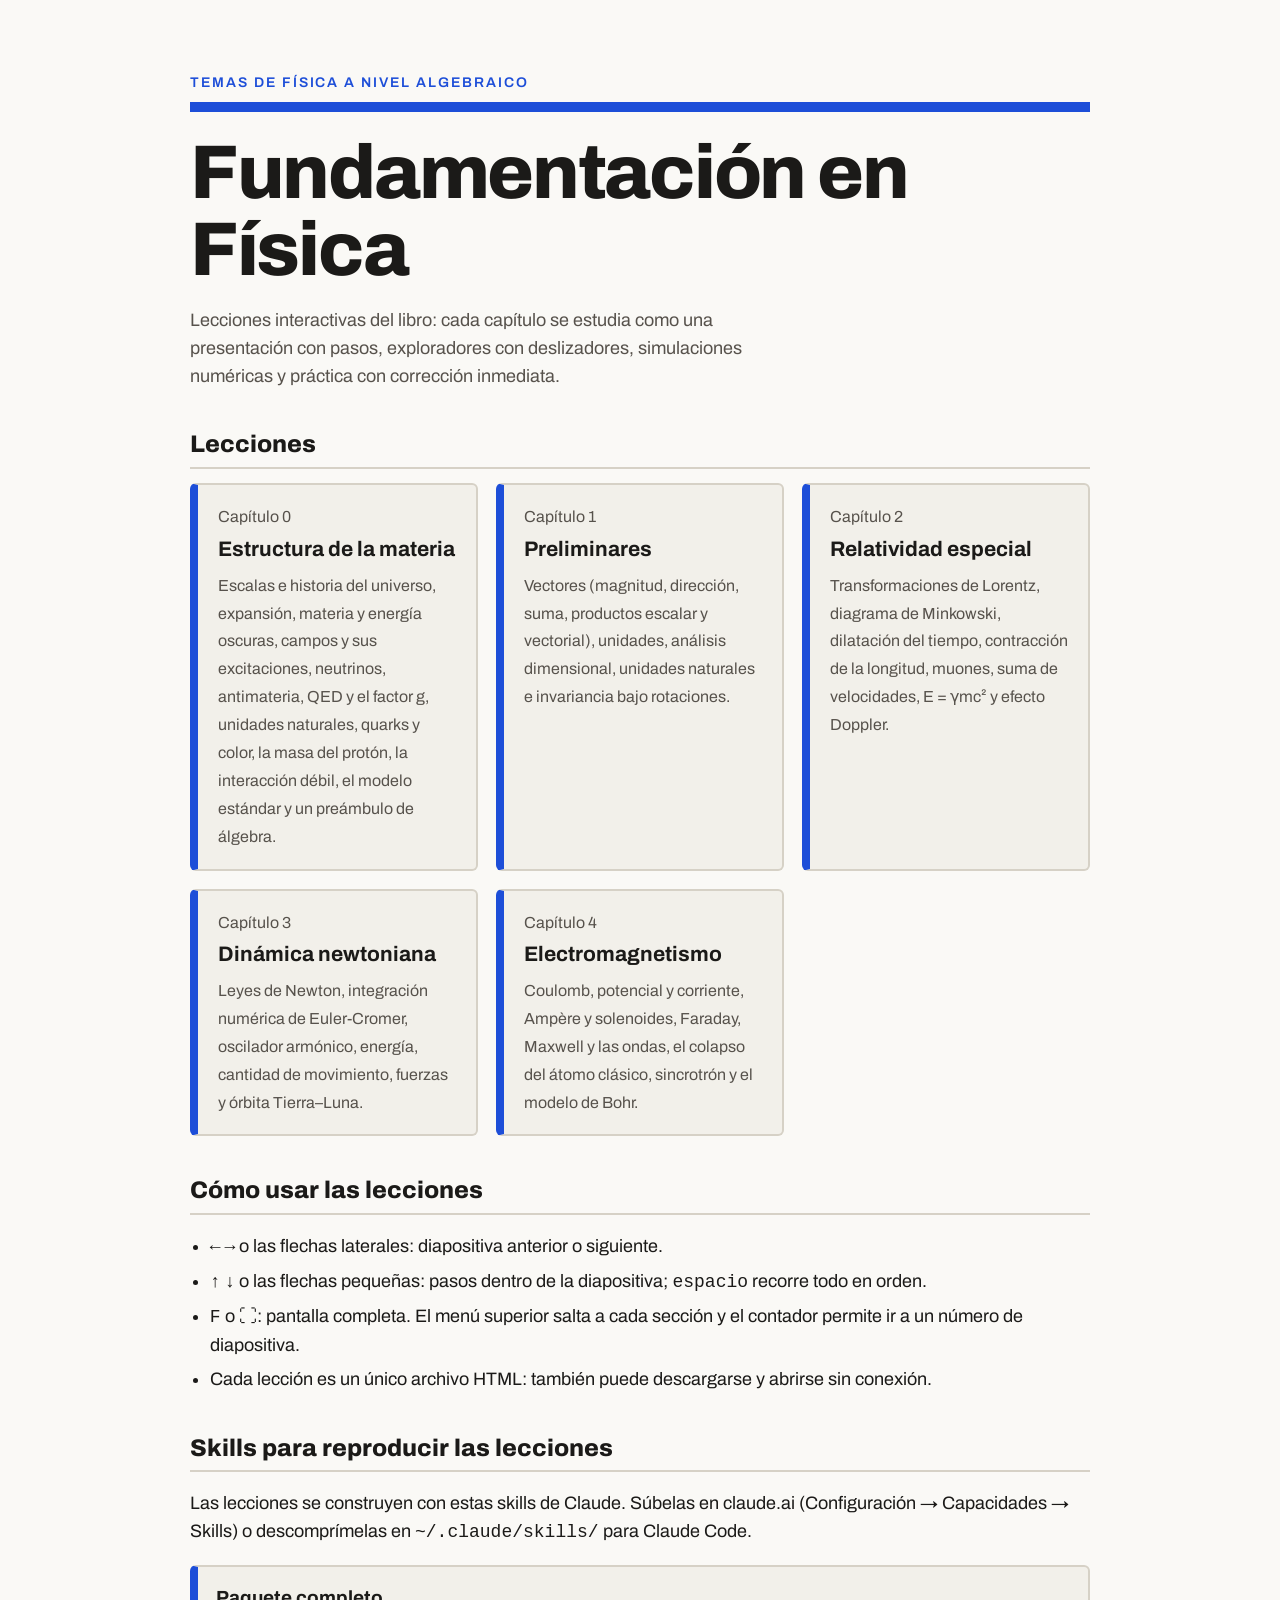
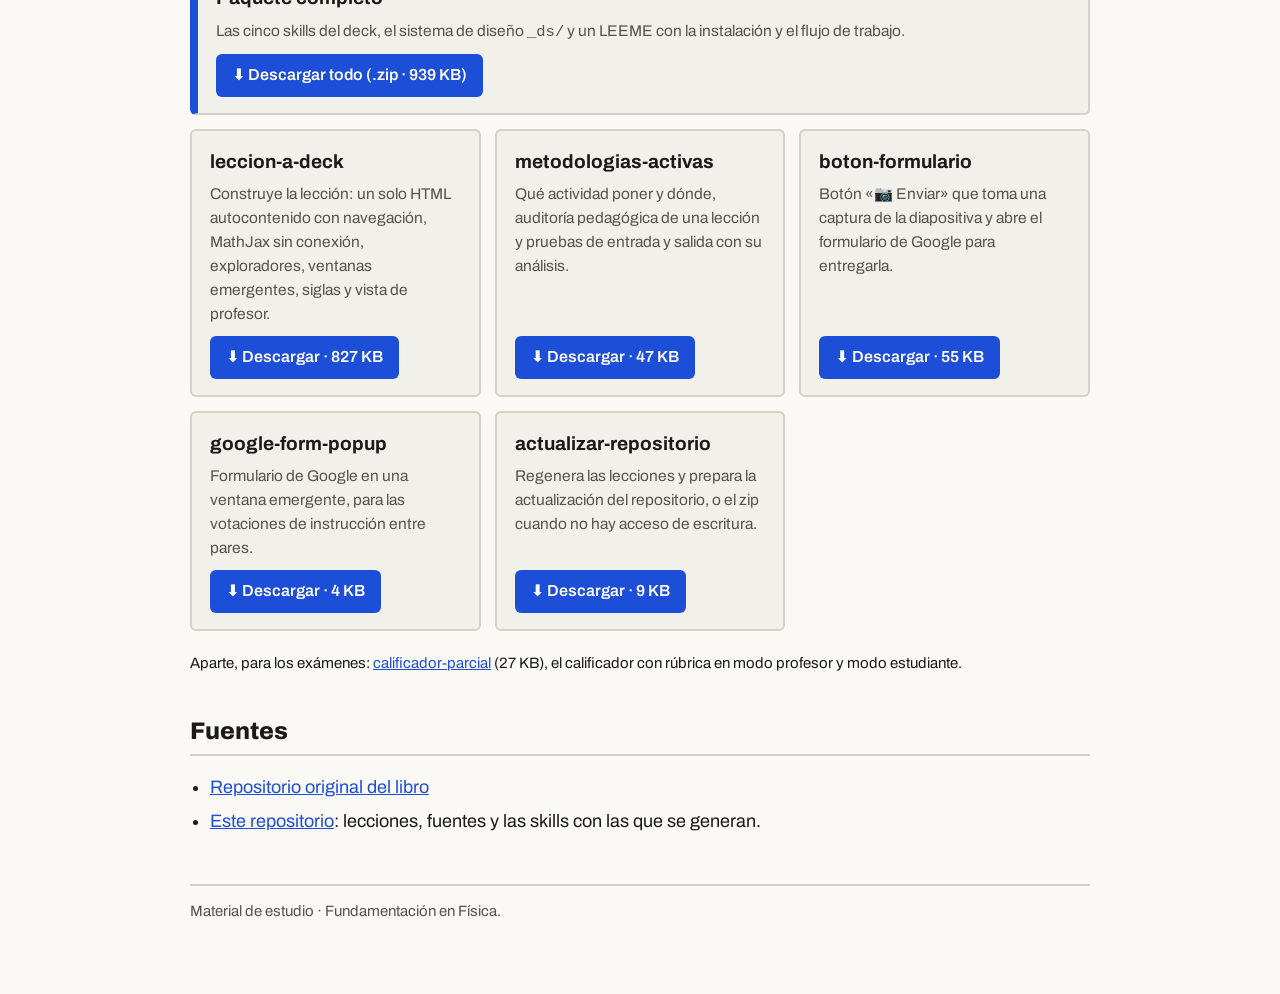
<file: index.html>
<!DOCTYPE html>
<html lang="es">
<head>
<meta charset="utf-8">
<meta name="viewport" content="width=device-width, initial-scale=1, viewport-fit=cover">
<title>Fundamentación en Física · Lecciones interactivas</title>
<meta name="description" content="Lecciones interactivas del libro «Fundamentación en Física»: física a nivel algebraico con simulaciones numéricas.">
<link rel="preconnect" href="https://fonts.googleapis.com">
<link rel="stylesheet" href="https://fonts.googleapis.com/css2?family=Archivo:wght@400;600;800&display=swap">
<style>
:root{--bg:#FAF9F6;--sup:#F2F0EA;--tx:#1B1A18;--tx2:#57524C;--div:#D6D1C6;--ac:#1D4ED8;--ac1:#E8EEFC}
@media (prefers-color-scheme:dark){:root:not([data-theme="light"]){--bg:#171614;--sup:#211F1C;--tx:#F2F0EA;--tx2:#B3ADA2;--div:#3A3632;--ac:#7FA2F5;--ac1:#1E2A4A}}
*{box-sizing:border-box}
html{scroll-padding-top:env(safe-area-inset-top,0px)}
:root{padding-top:env(safe-area-inset-top,0px);padding-bottom:env(safe-area-inset-bottom,0px)}
body{margin:0;background:var(--bg);color:var(--tx);font:400 18px/1.55 Archivo,system-ui,-apple-system,"Segoe UI",sans-serif}
main{max-width:980px;margin:0 auto;padding:clamp(24px,6vw,72px) clamp(18px,5vw,40px)}
.ceja{font-weight:600;font-size:14px;letter-spacing:.14em;text-transform:uppercase;color:var(--ac);margin:0 0 8px}
h1{font:800 clamp(40px,8vw,76px)/1.02 Archivo,system-ui,sans-serif;letter-spacing:-.03em;margin:0 0 18px;border-top:10px solid var(--ac);padding-top:22px}
.lead{max-width:62ch;color:var(--tx2);margin:0 0 36px}
h2{font:800 24px/1.2 Archivo,system-ui,sans-serif;margin:40px 0 14px;padding-bottom:8px;border-bottom:2px solid var(--div)}
.tarjetas{display:grid;grid-template-columns:repeat(auto-fit,minmax(min(100%,280px),1fr));gap:18px}
.tarjeta{display:block;text-decoration:none;color:inherit;background:var(--sup);border:2px solid var(--div);border-left:8px solid var(--ac);border-radius:6px;padding:18px 20px}
a.tarjeta:hover{border-color:var(--ac);background:var(--ac1)}
a.tarjeta:focus-visible{outline:2px solid var(--ac);outline-offset:2px}
.tarjeta b{display:block;font-size:21px;margin:2px 0 6px}
.tarjeta span{color:var(--tx2);font-size:16px}
.proximo{opacity:.55;border-left-color:var(--div)!important;pointer-events:none}
ul{padding-left:1.1em} li{margin-bottom:6px}
a{color:var(--ac)}
footer{margin-top:48px;padding-top:14px;border-top:2px solid var(--div);color:var(--tx2);font-size:15px}
.descargas{display:grid;grid-template-columns:repeat(auto-fit,minmax(min(100%,280px),1fr));gap:14px;margin-top:8px}
.descarga{display:flex;flex-direction:column;gap:6px;background:var(--sup);border:2px solid var(--div);border-radius:6px;padding:16px 18px}
.descarga b{font-size:19px}
.descarga span{color:var(--tx2);font-size:15.5px;flex:1}
.btn-desc{align-self:flex-start;display:inline-flex;align-items:center;gap:8px;margin-top:4px;padding:9px 16px;border-radius:6px;background:var(--ac);color:var(--bg);font-weight:600;font-size:16px;text-decoration:none}
.btn-desc:hover{filter:brightness(1.08)}
.btn-desc:focus-visible{outline:2px solid var(--ac);outline-offset:3px}
.descarga.todo{grid-column:1/-1;border-left:8px solid var(--ac)}
.descarga small{color:var(--tx2);font-size:14px}
</style>
</head>
<body>
<main>
  <p class="ceja">Temas de física a nivel algebraico</p>
  <h1>Fundamentación en Física</h1>
  <p class="lead">Lecciones interactivas del libro: cada capítulo se estudia como una presentación con pasos, exploradores con deslizadores, simulaciones numéricas y práctica con corrección inmediata.</p>

  <h2>Lecciones</h2>
  <div class="tarjetas">
    <a class="tarjeta" href="lecciones/capitulo-0-estructura-de-la-materia.html">
      <span>Capítulo 0</span><b>Estructura de la materia</b>
      <span>Escalas e historia del universo, expansión, materia y energía oscuras, campos y sus excitaciones, neutrinos, antimateria, QED y el factor g, unidades naturales, quarks y color, la masa del protón, la interacción débil, el modelo estándar y un preámbulo de álgebra.</span>
    </a>
    <a class="tarjeta" href="lecciones/capitulo-1-preliminares.html">
      <span>Capítulo 1</span><b>Preliminares</b>
      <span>Vectores (magnitud, dirección, suma, productos escalar y vectorial), unidades, análisis dimensional, unidades naturales e invariancia bajo rotaciones.</span>
    </a>
    <a class="tarjeta" href="lecciones/capitulo-2-relatividad-especial.html">
      <span>Capítulo 2</span><b>Relatividad especial</b>
      <span>Transformaciones de Lorentz, diagrama de Minkowski, dilatación del tiempo, contracción de la longitud, muones, suma de velocidades, E = γmc² y efecto Doppler.</span>
    </a>
    <a class="tarjeta" href="lecciones/capitulo-3-dinamica-newtoniana.html">
      <span>Capítulo 3</span><b>Dinámica newtoniana</b>
      <span>Leyes de Newton, integración numérica de Euler-Cromer, oscilador armónico, energía, cantidad de movimiento, fuerzas y órbita Tierra–Luna.</span>
    </a>
    <a class="tarjeta" href="lecciones/capitulo-4-electromagnetismo.html">
      <span>Capítulo 4</span><b>Electromagnetismo</b>
      <span>Coulomb, potencial y corriente, Ampère y solenoides, Faraday, Maxwell y las ondas, el colapso del átomo clásico, sincrotrón y el modelo de Bohr.</span>
    </a>
  </div>

  <h2>Cómo usar las lecciones</h2>
  <ul>
    <li><kbd>←</kbd> <kbd>→</kbd> o las flechas laterales: diapositiva anterior o siguiente.</li>
    <li><kbd>↑</kbd> <kbd>↓</kbd> o las flechas pequeñas: pasos dentro de la diapositiva; <kbd>espacio</kbd> recorre todo en orden.</li>
    <li><kbd>F</kbd> o ⛶: pantalla completa. El menú superior salta a cada sección y el contador permite ir a un número de diapositiva.</li>
    <li>Cada lección es un único archivo HTML: también puede descargarse y abrirse sin conexión.</li>
  </ul>

  <h2>Skills para reproducir las lecciones</h2>
  <p>Las lecciones se construyen con estas skills de Claude. Súbelas en claude.ai (Configuración → Capacidades → Skills) o descomprímelas en <code>~/.claude/skills/</code> para Claude Code.</p>
  <div class="descargas">
    <div class="descarga todo">
      <b>Paquete completo</b>
      <span>Las cinco skills del deck, el sistema de diseño <code>_ds/</code> y un LEEME con la instalación y el flujo de trabajo.</span>
      <a class="btn-desc" href="skills/skills-lecciones-interactivas.zip" download>⬇ Descargar todo (.zip · 939 KB)</a>
    </div>
    <div class="descarga">
      <b>leccion-a-deck</b>
      <span>Construye la lección: un solo HTML autocontenido con navegación, MathJax sin conexión, exploradores, ventanas emergentes, siglas y vista de profesor.</span>
      <a class="btn-desc" href="skills/leccion-a-deck.skill" download>⬇ Descargar · 827 KB</a>
    </div>
    <div class="descarga">
      <b>metodologias-activas</b>
      <span>Qué actividad poner y dónde, auditoría pedagógica de una lección y pruebas de entrada y salida con su análisis.</span>
      <a class="btn-desc" href="skills/metodologias-activas.skill" download>⬇ Descargar · 47 KB</a>
    </div>
    <div class="descarga">
      <b>boton-formulario</b>
      <span>Botón «📷 Enviar» que toma una captura de la diapositiva y abre el formulario de Google para entregarla.</span>
      <a class="btn-desc" href="skills/boton-formulario.skill" download>⬇ Descargar · 55 KB</a>
    </div>
    <div class="descarga">
      <b>google-form-popup</b>
      <span>Formulario de Google en una ventana emergente, para las votaciones de instrucción entre pares.</span>
      <a class="btn-desc" href="skills/google-form-popup.skill" download>⬇ Descargar · 4 KB</a>
    </div>
    <div class="descarga">
      <b>actualizar-repositorio</b>
      <span>Regenera las lecciones y prepara la actualización del repositorio, o el zip cuando no hay acceso de escritura.</span>
      <a class="btn-desc" href="skills/actualizar-repositorio.skill" download>⬇ Descargar · 9 KB</a>
    </div>
  </div>
  <p><small>Aparte, para los exámenes: <a href="skills/calificador-parcial.skill" download>calificador-parcial</a> (27 KB), el calificador con rúbrica en modo profesor y modo estudiante.</small></p>

  <h2>Fuentes</h2>
  <ul>
    <li><a id="enlace-original" href="https://github.com/restrepo/Derivaci-n-de-las-transformaciones-de-Lorentz">Repositorio original del libro</a></li>
    <li><a href="https://github.com/restrepo/fundamentacion_en_fisica" id="enlace-este">Este repositorio</a>: lecciones, fuentes y las skills con las que se generan.</li>
  </ul>

  <footer>Material de estudio · Fundamentación en Física.</footer>
</main>
<script>
/* Enlace a este repositorio deducido de la URL de GitHub Pages (usuario.github.io/repositorio/). */
(function(){
  var h = location.hostname, m = h.match(/^([^.]+)\.github\.io$/), p = location.pathname.split('/').filter(Boolean)[0];
  if (m && p) document.getElementById('enlace-este').href = 'https://github.com/' + m[1] + '/' + p;
})();
</script>
</body>
</html>
</file>
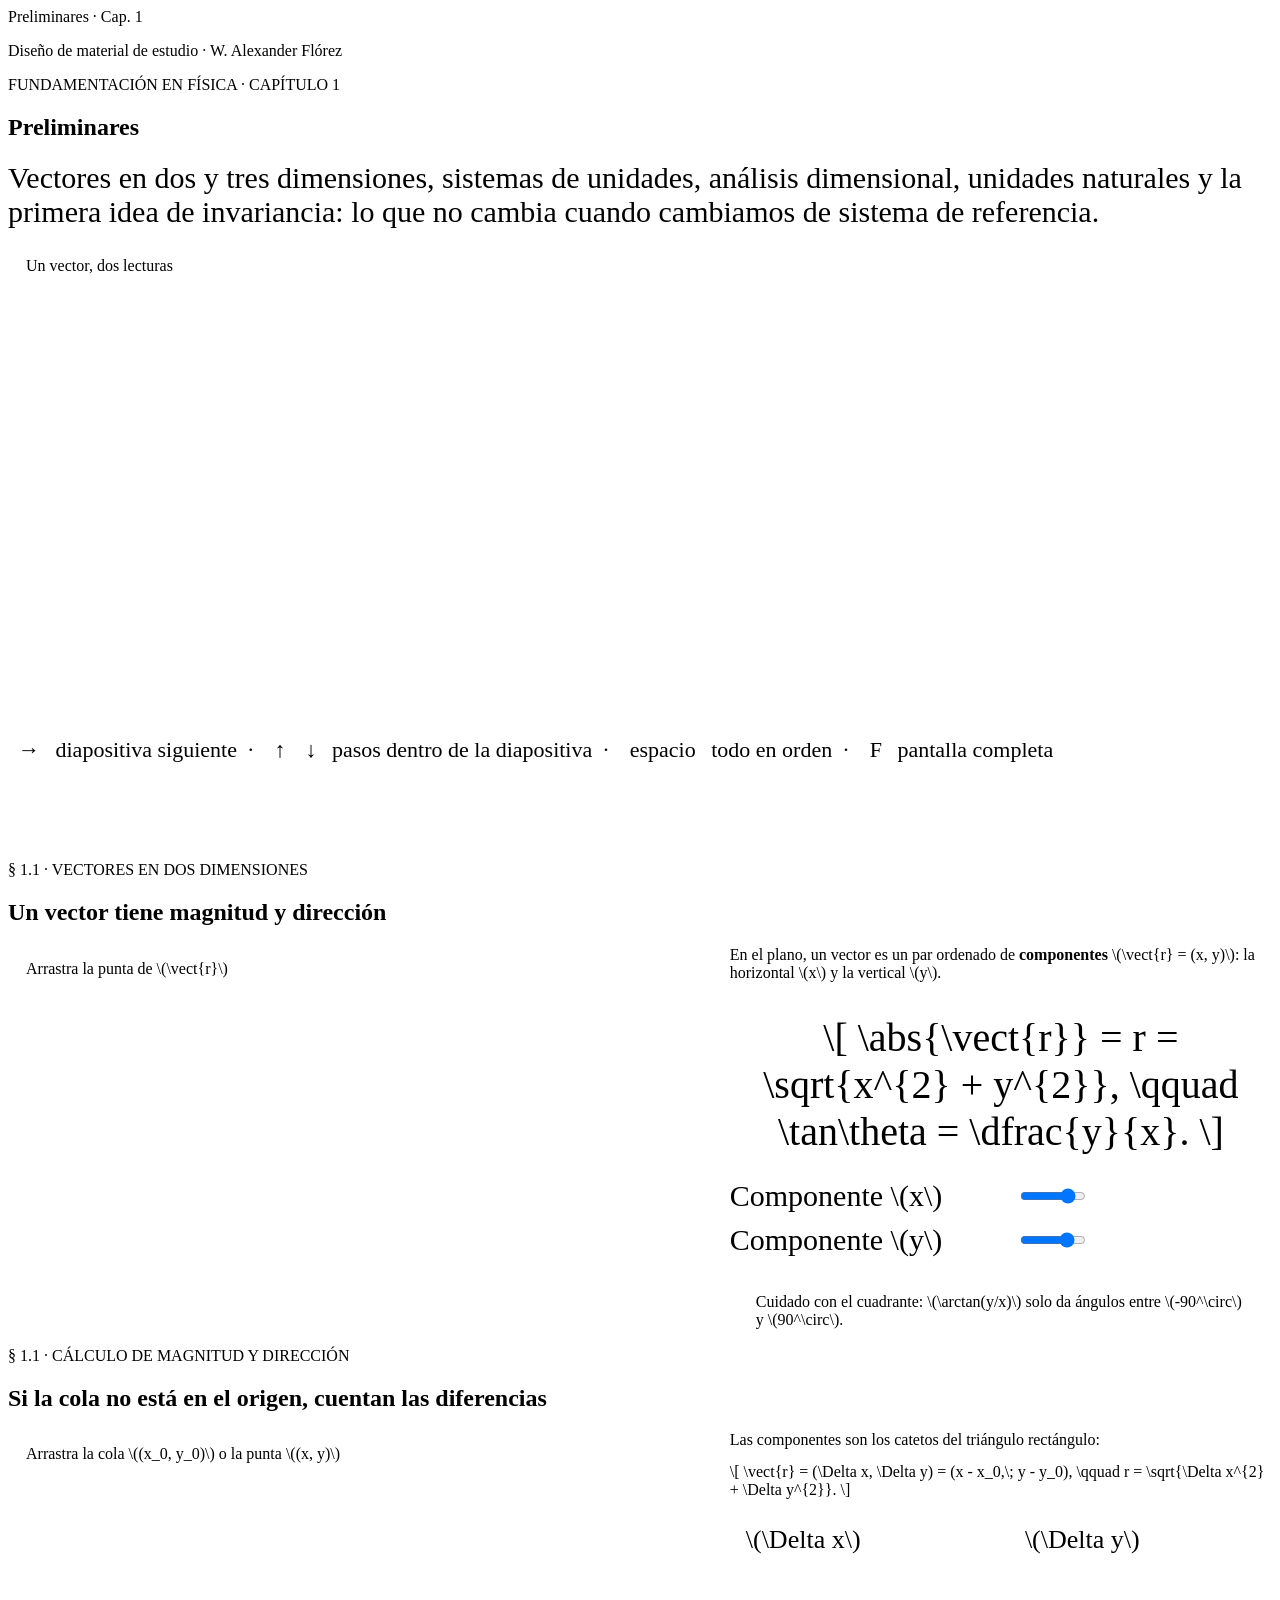
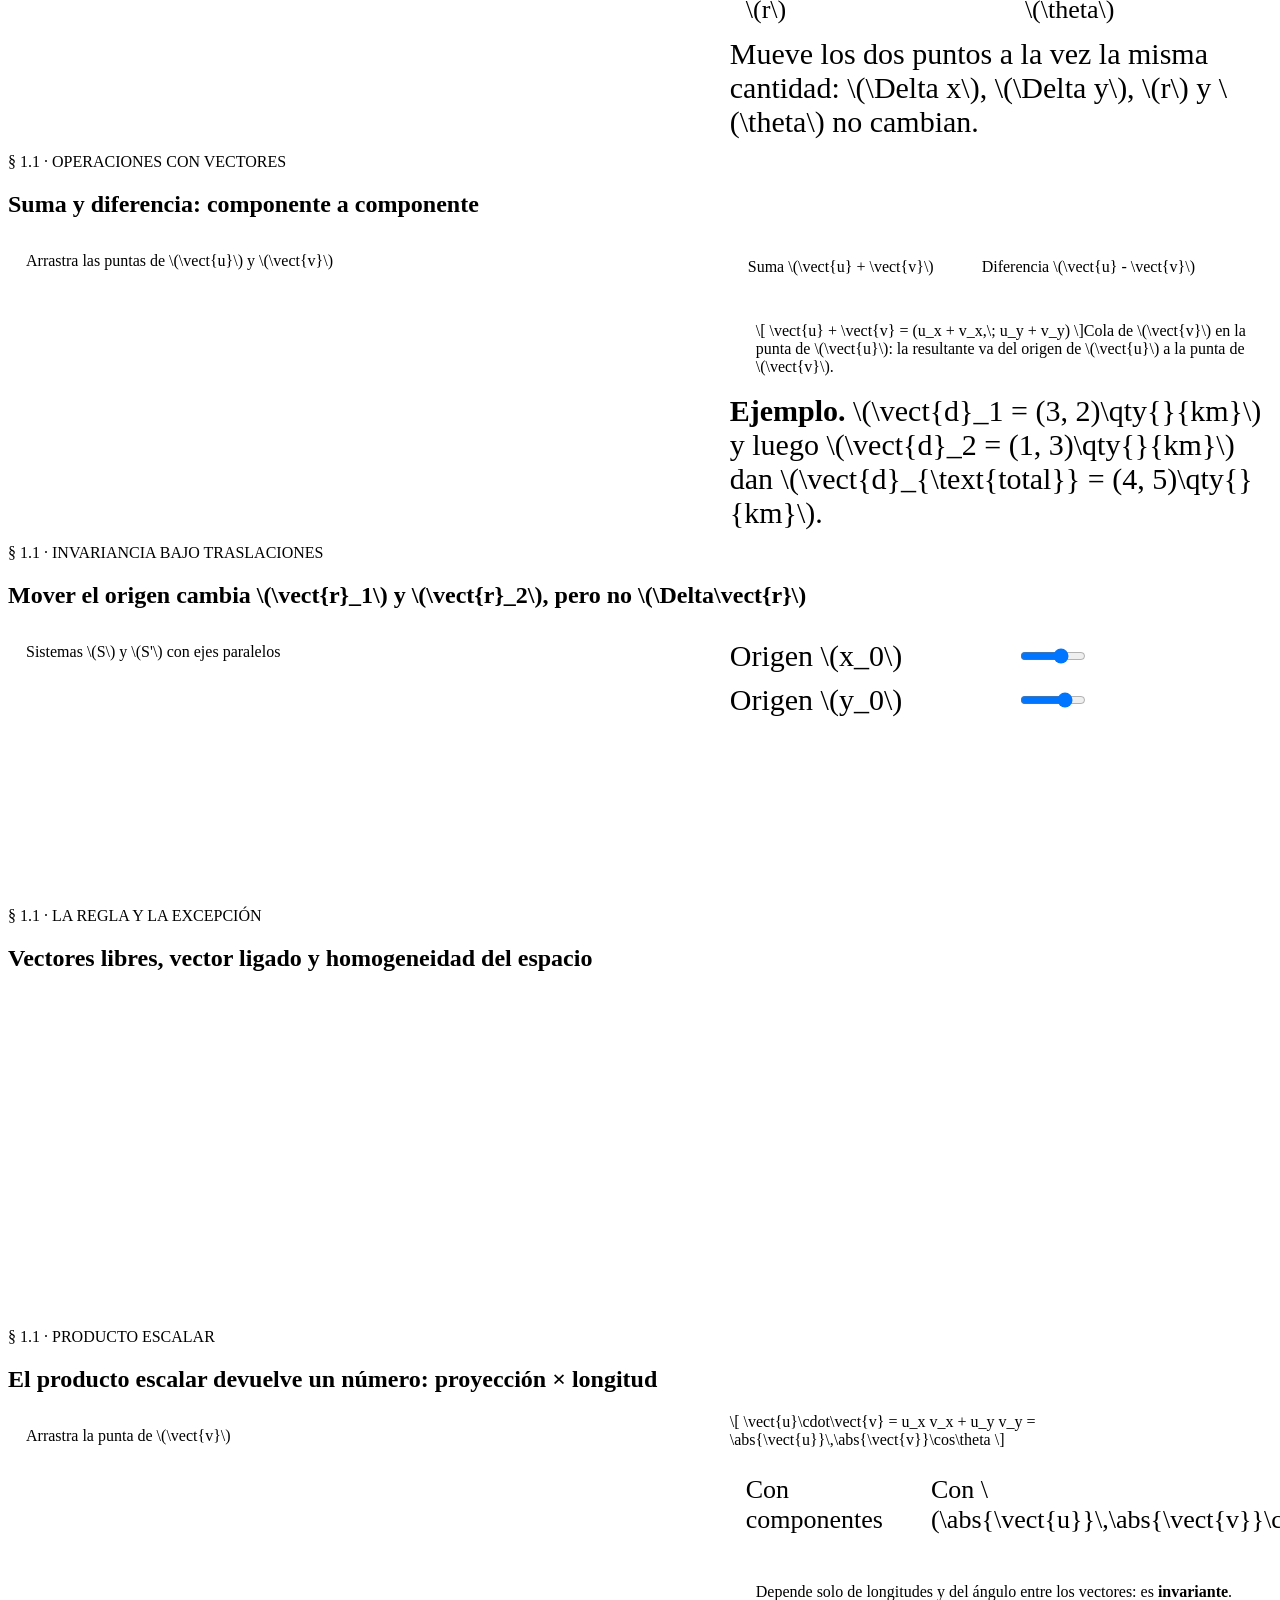
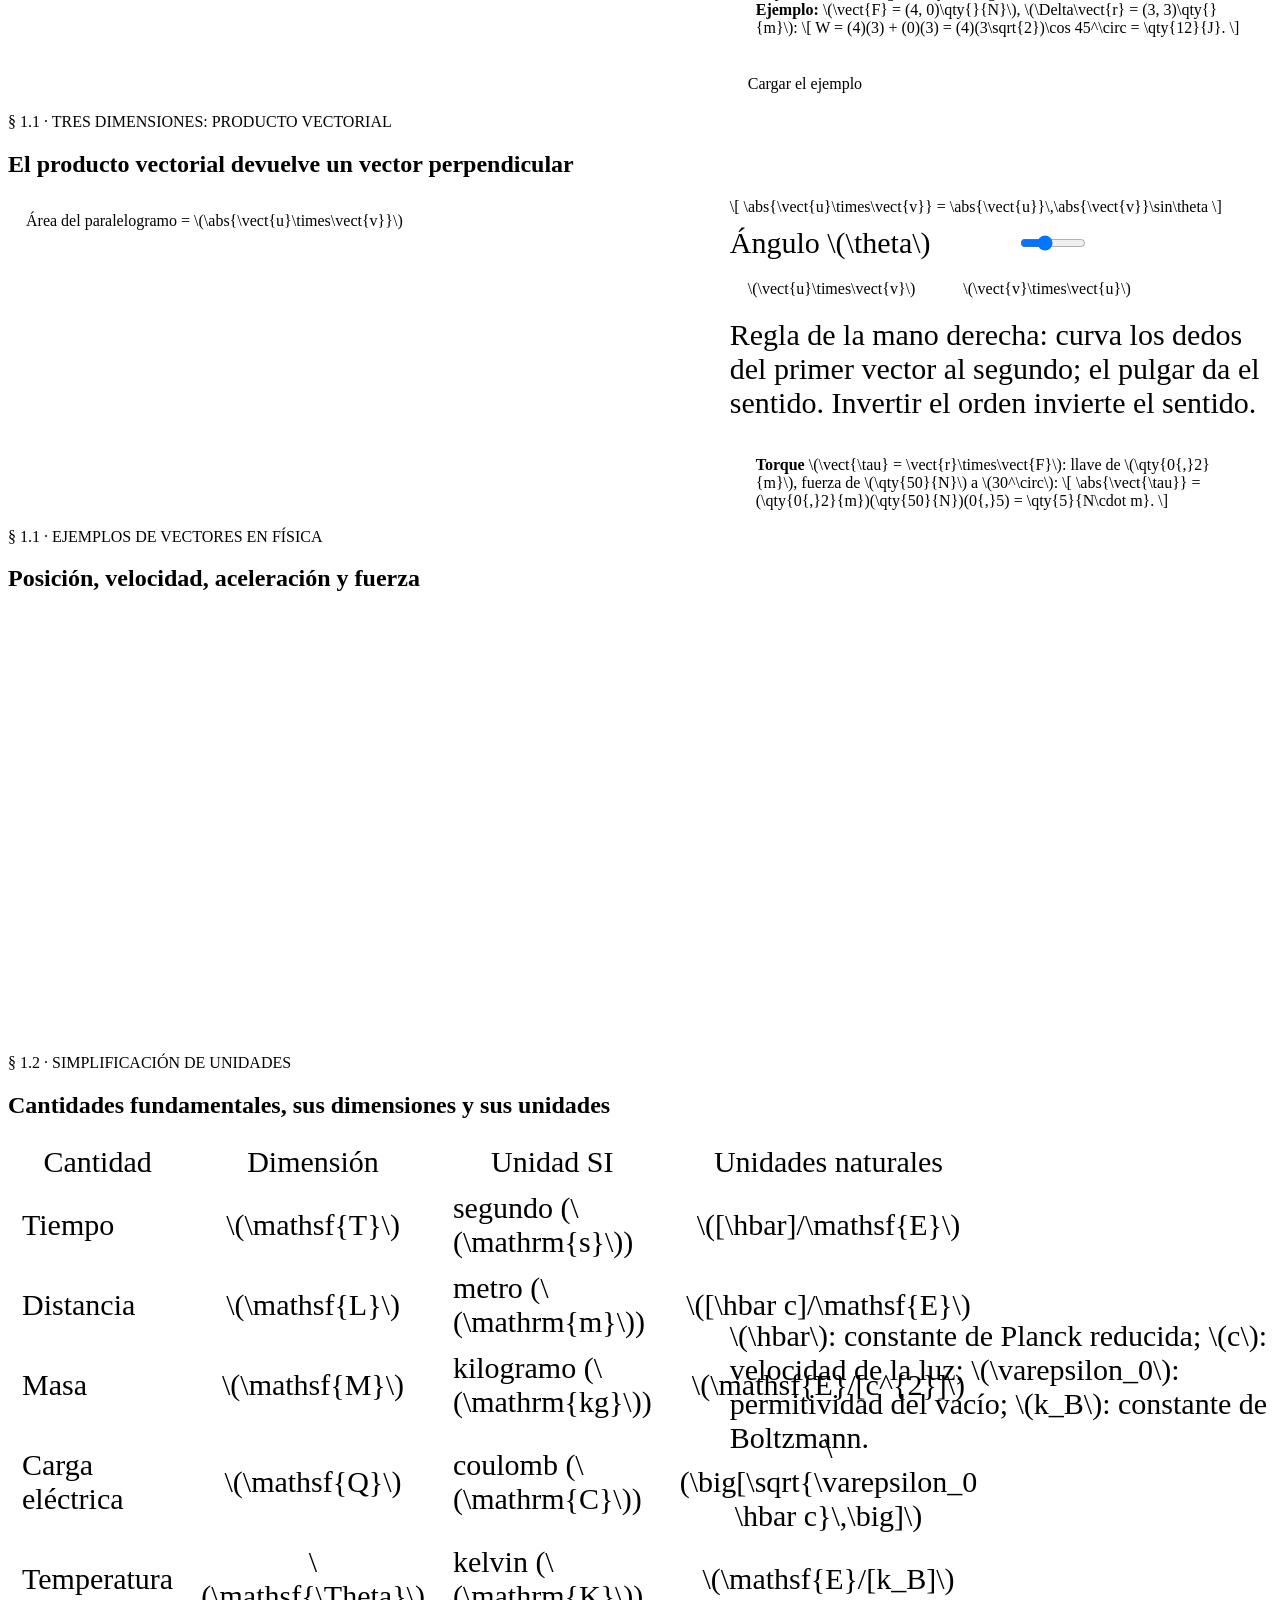
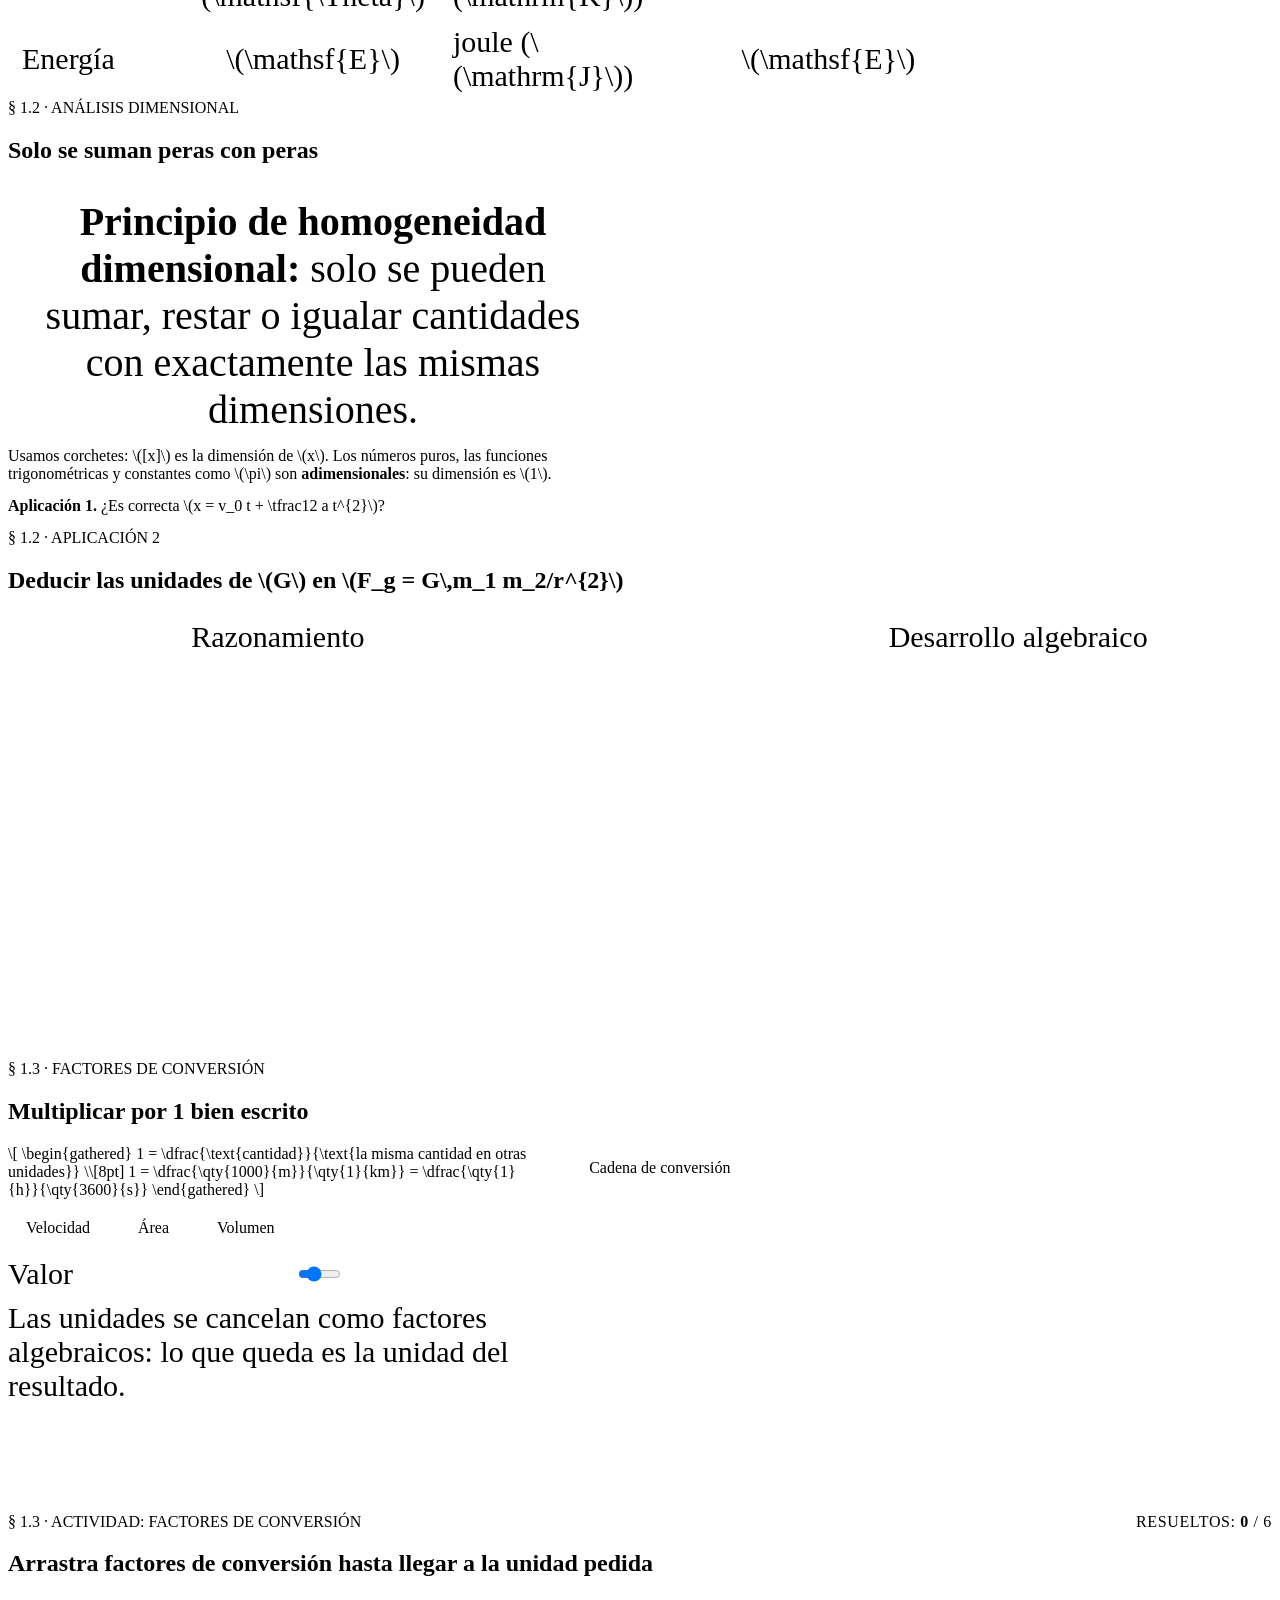
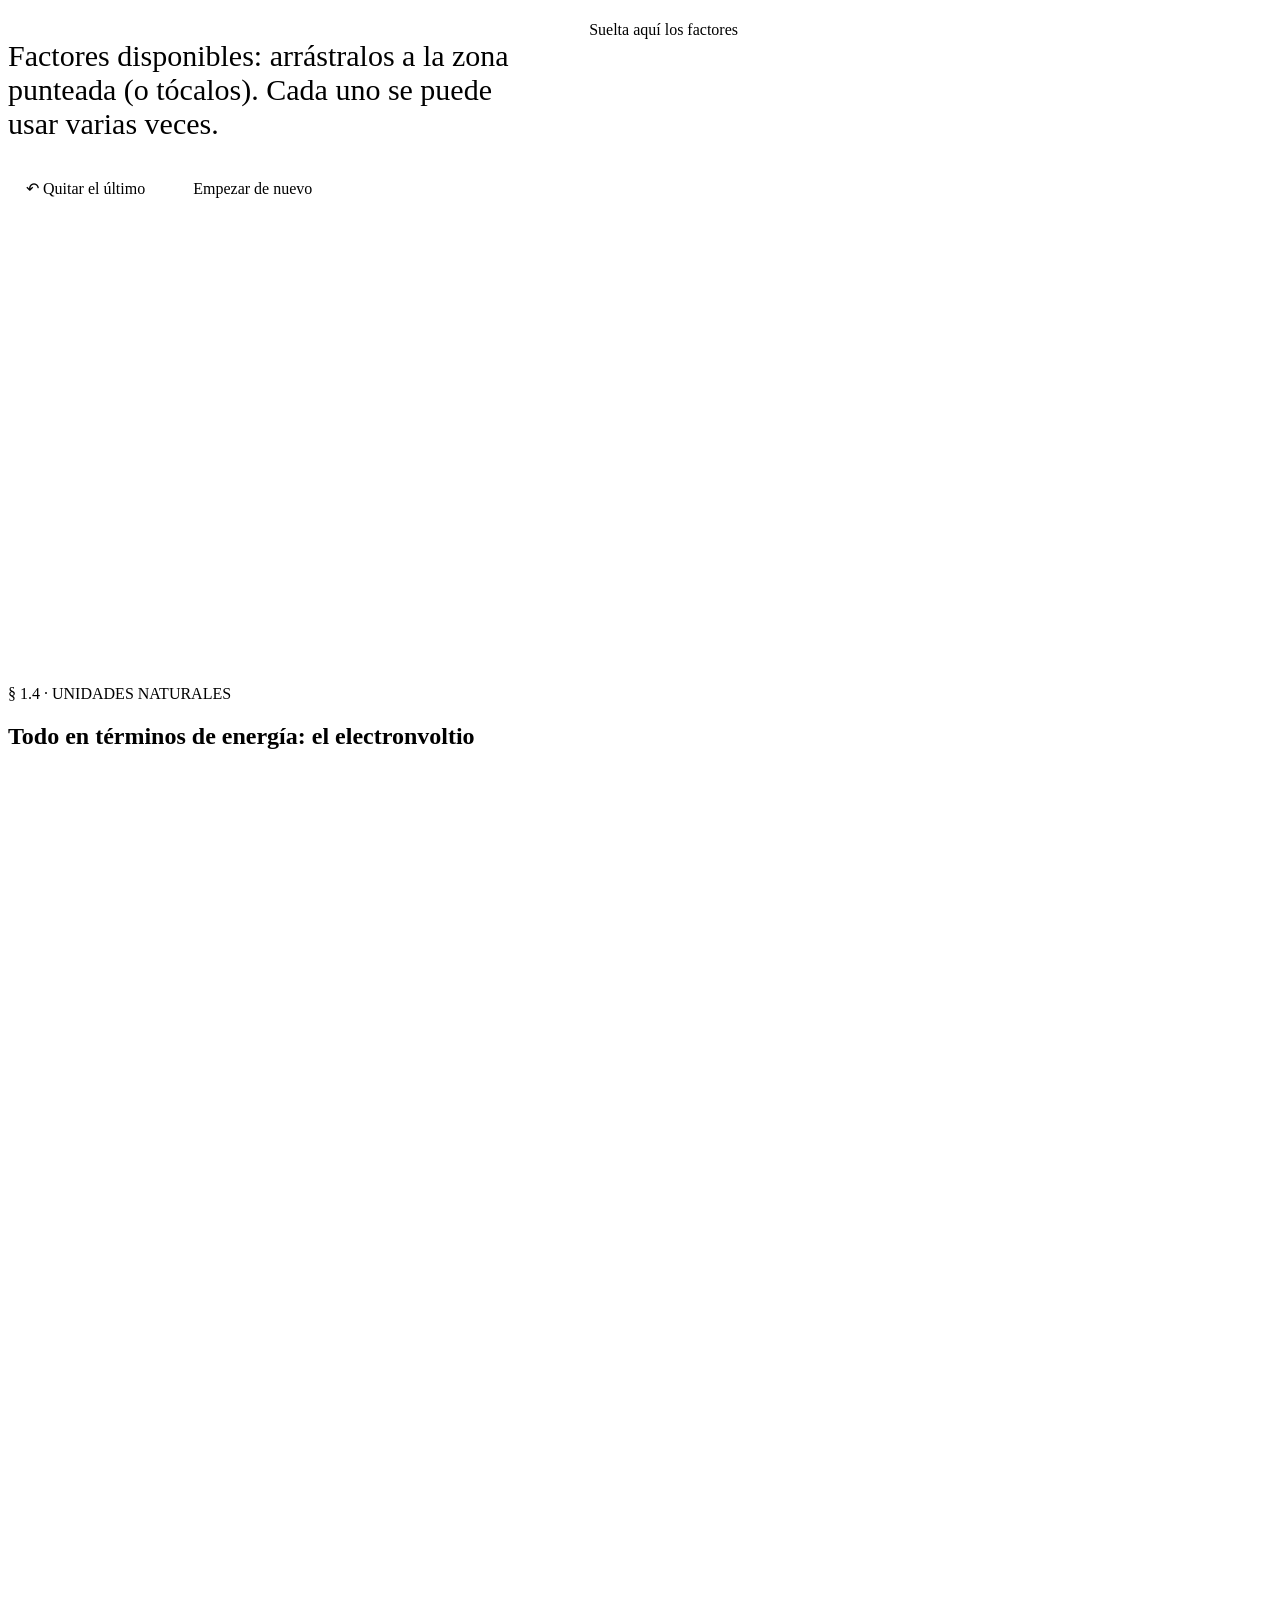
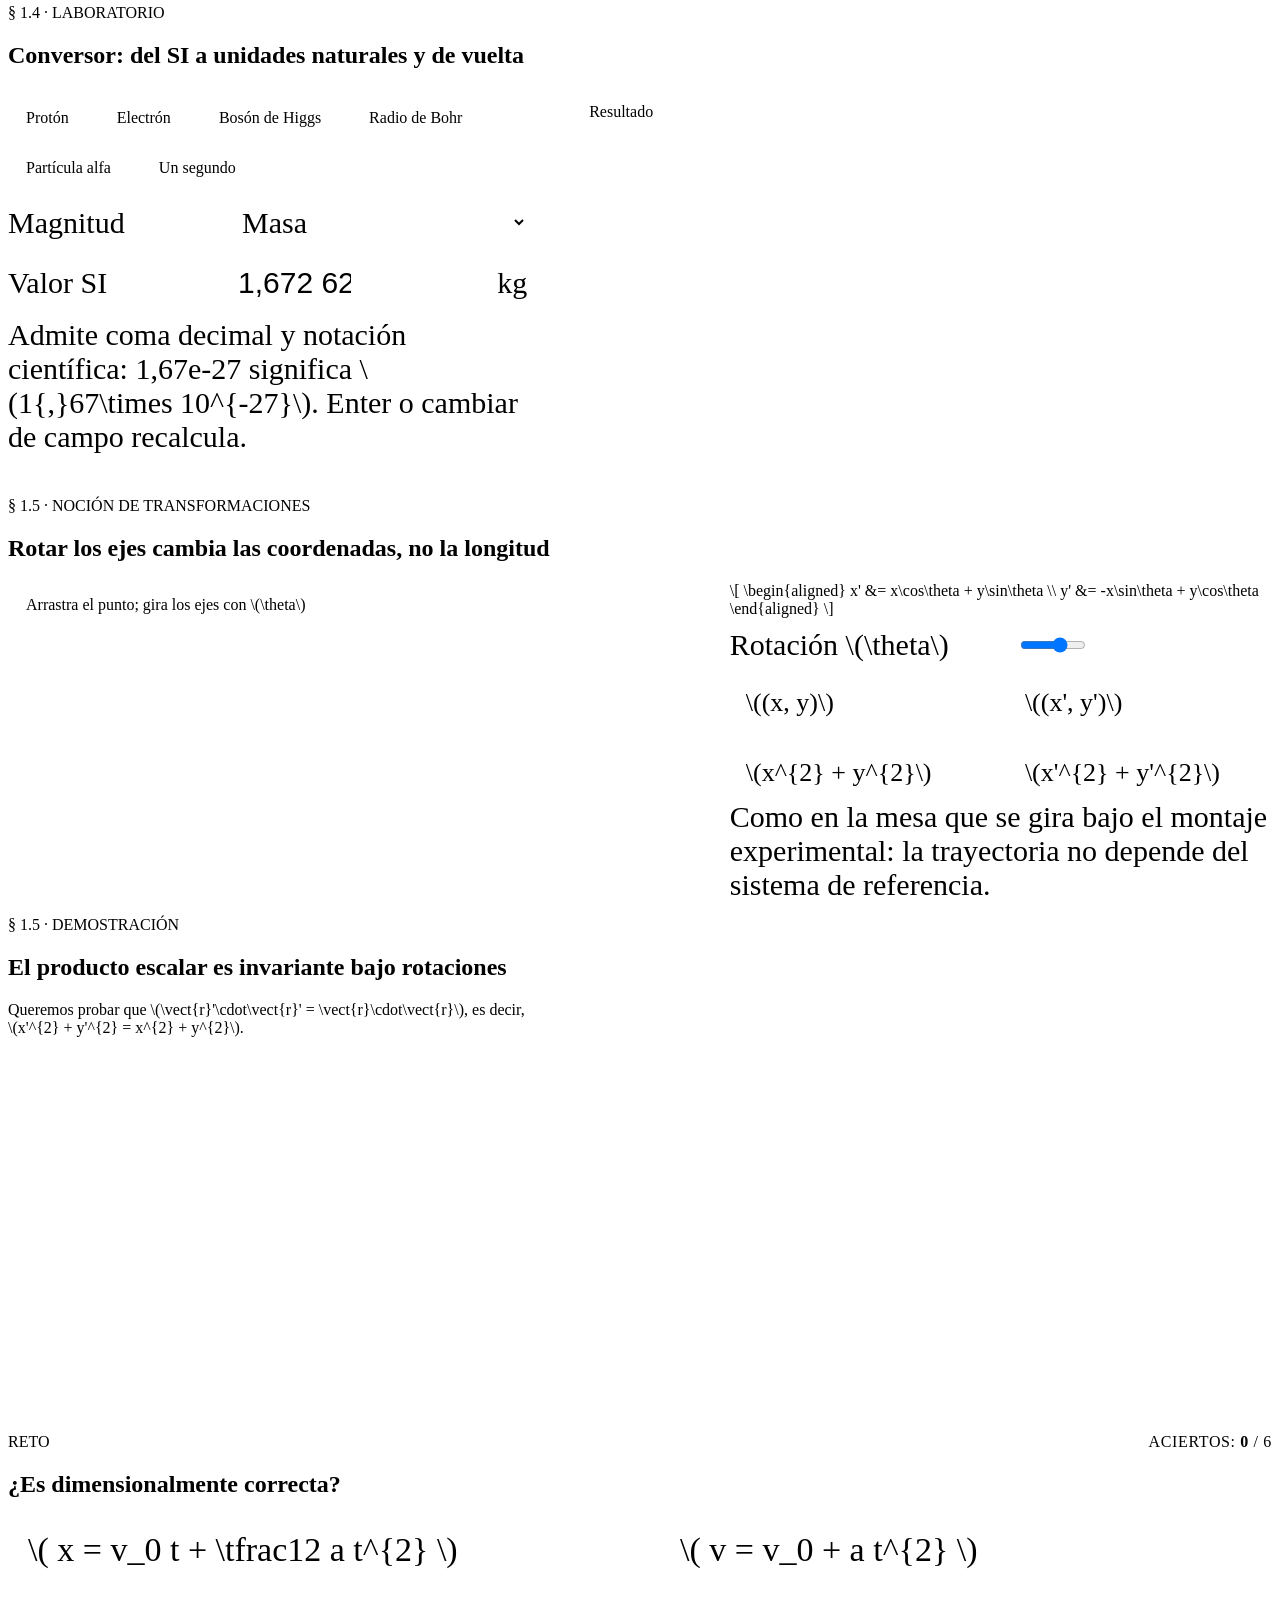
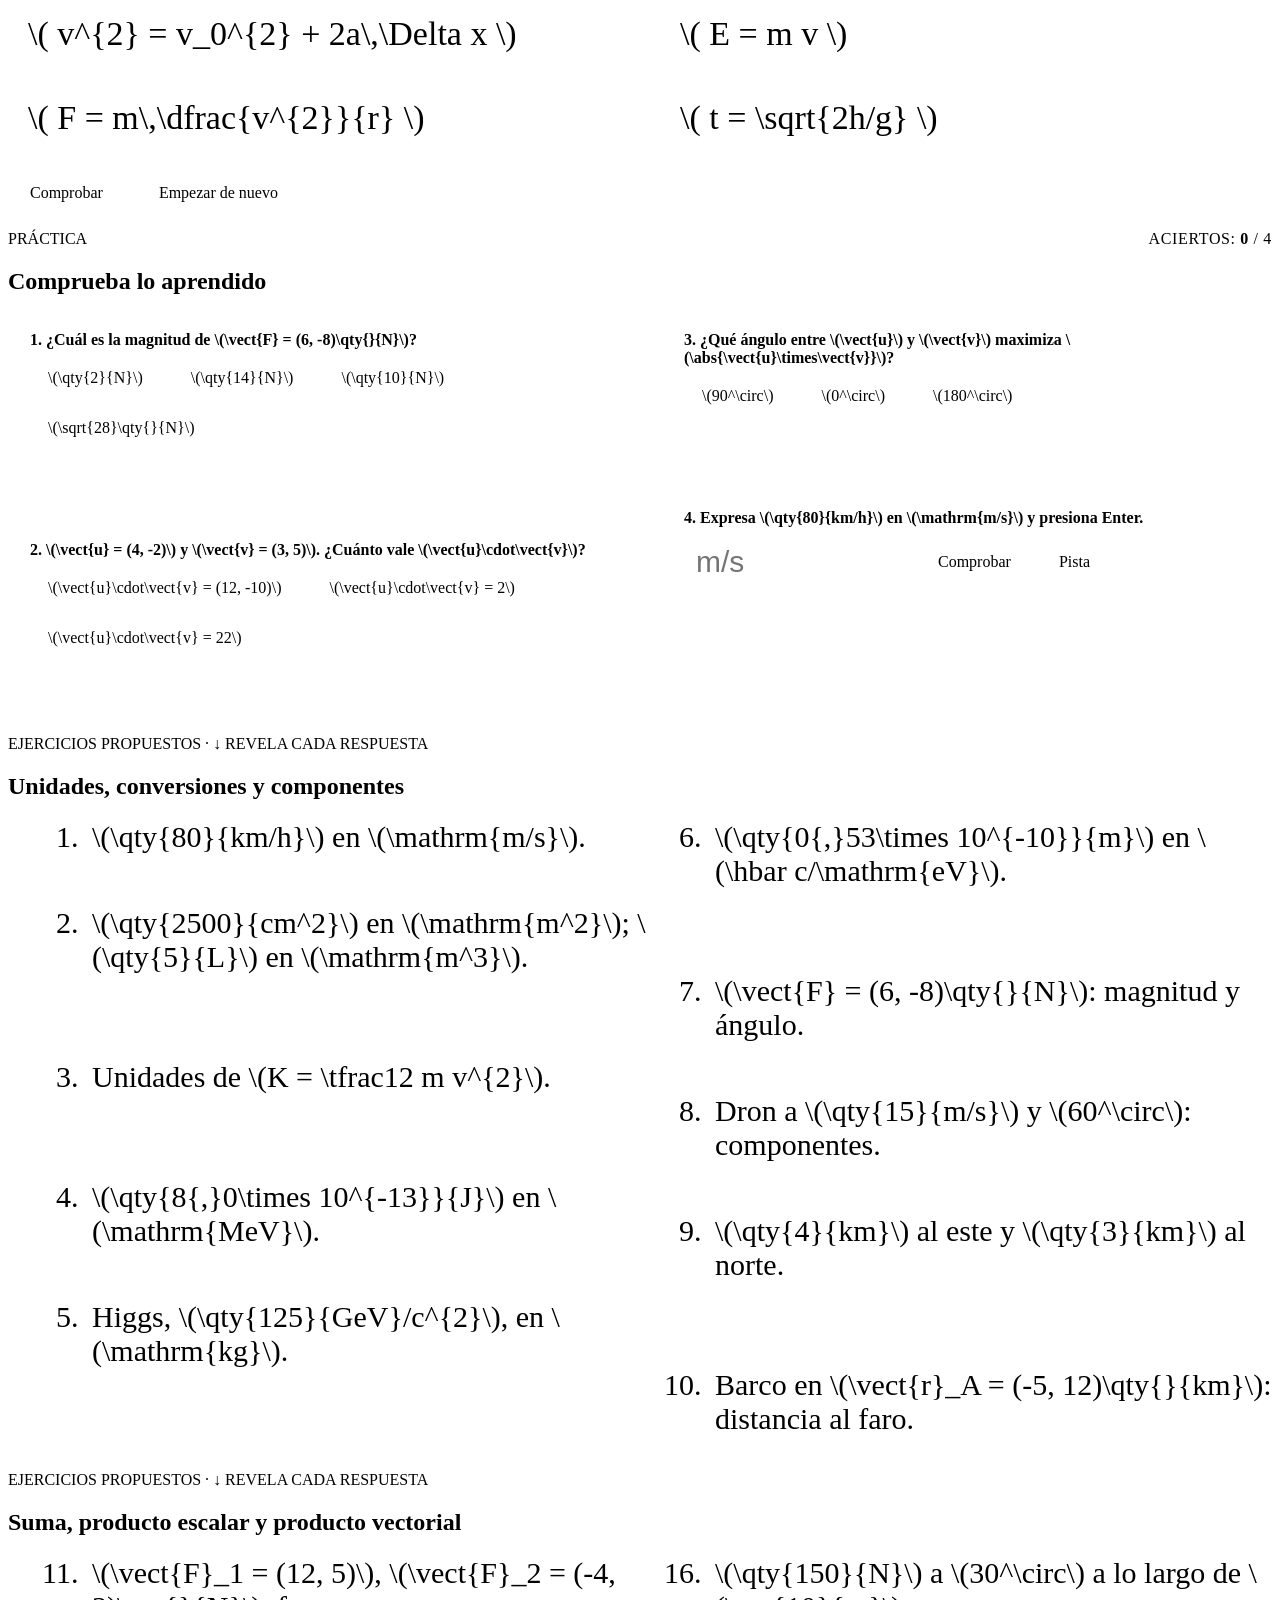
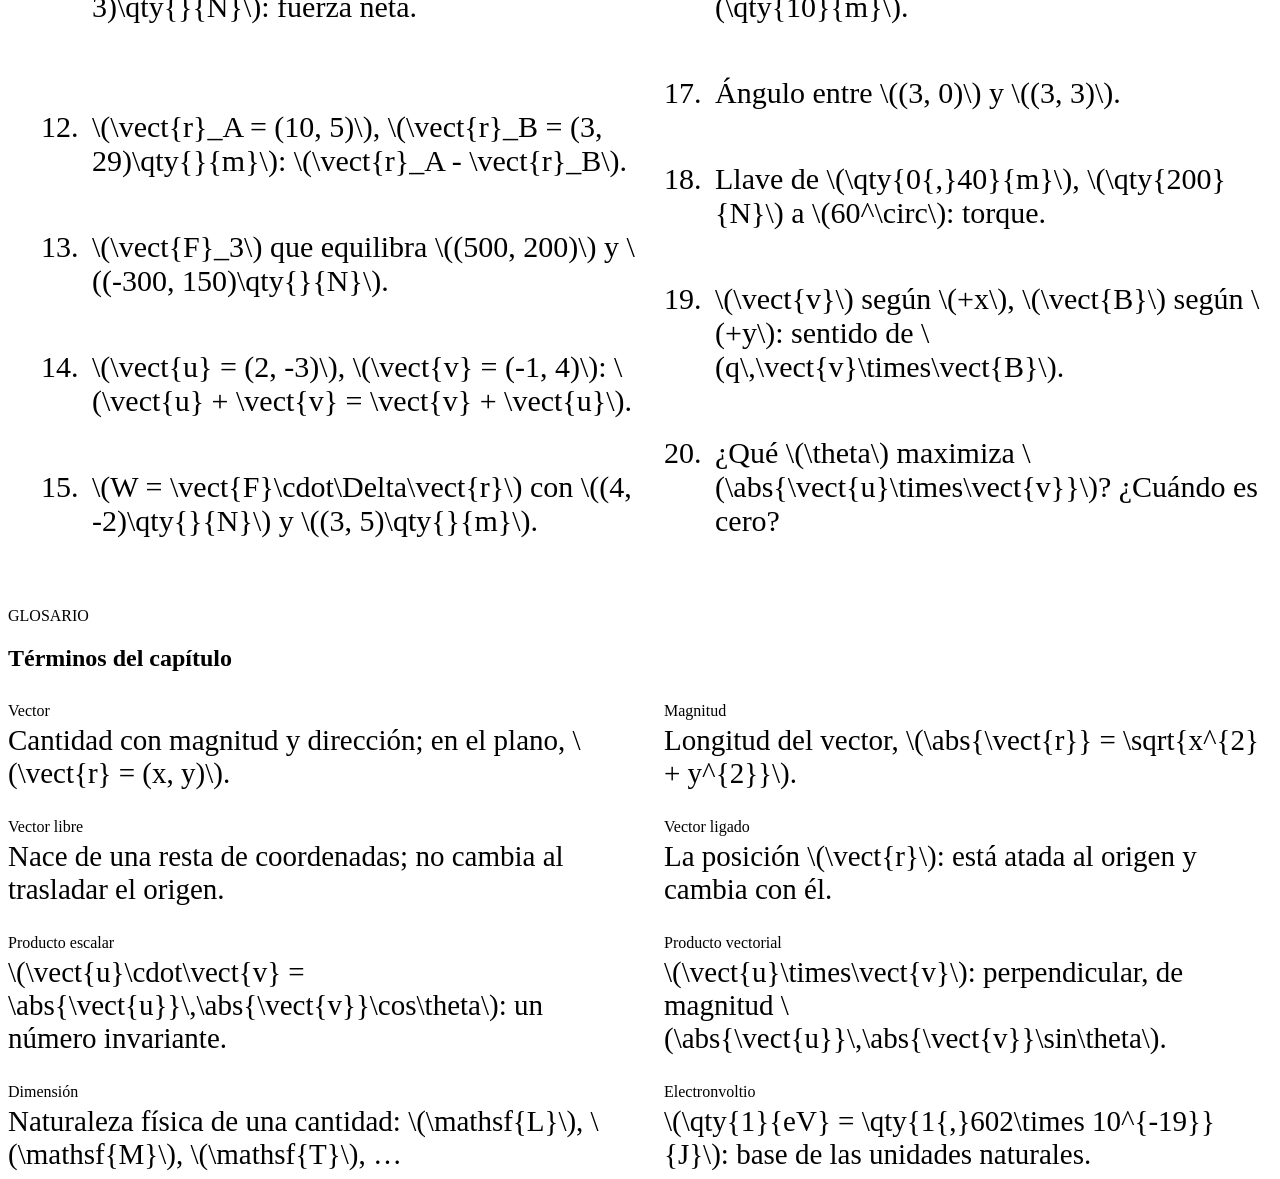
<file: fuentes/preliminares/leccion-fuente.html>
<!DOCTYPE html><html lang="es"><head><meta charset="utf-8">
<title>Preliminares · Fundamentación en Física</title>
<style>
:root{
  --t-rotulo:25px; --t-peq:30px; --t-cuerpo:37px; --t-titulo:70px; --t-portada:150px;
}
/* ── Lección: Preliminares (lienzo 2280 × 1080, unidades en px) ── */
section.diapositiva{position:relative}
section.diapositiva p{margin:0 0 14px}
section.diapositiva .ceja{font:600 var(--t-rotulo)/1 var(--font-body);text-transform:uppercase;margin:0 0 6px}
section.diapositiva .ceja .score{float:right;color:var(--tinta2);letter-spacing:.04em}
section.diapositiva strong{font-weight:700}
section.diapositiva .sub{color:var(--tinta2);font-size:var(--t-peq)}
section.diapositiva .mono{font-variant-numeric:tabular-nums}

/* rejillas */
.g2{display:grid;grid-template-columns:minmax(0,1fr) minmax(0,1fr);gap:44px;align-items:start}
.g2-60{display:grid;grid-template-columns:minmax(0,1.25fr) minmax(0,1fr);gap:44px;align-items:start}
.g2-40{display:grid;grid-template-columns:minmax(0,1fr) minmax(0,1.35fr);gap:44px;align-items:start}
.g3{display:grid;grid-template-columns:repeat(3,1fr);gap:28px}
.pila > * + *{margin-top:18px}

/* cajas */
.caja{background:var(--panel);border:2px solid var(--linea);border-left:9px solid var(--res);padding:18px 26px}
.caja.c1{border-left-color:var(--caso1)}
.caja.c2{border-left-color:var(--caso2)}
.caja.neutra{border-left-color:var(--borde)}
  .caja h3{font-size:36px;margin:0 0 8px}
.kf{border:2px solid var(--res);background:var(--res-50);padding:14px 26px;text-align:center;font-size:40px}
.ec{text-align:center;margin:10px 0}
.nota{font-size:var(--t-peq);color:var(--tinta2)}
ol.leyes{margin:0;padding-left:1.3em}
ol.leyes li{margin-bottom:16px}
ul.lista{margin:0;padding-left:1.1em}
ul.lista li{margin-bottom:10px}

/* fragmentos (↓ ↑) */
.frag{opacity:.0;transform:translateY(10px);transition:opacity .35s ease,transform .35s ease}
.frag.frag-on{opacity:1;transform:none}

/* figuras */
.svgbox{background:var(--panel);padding:14px 18px 16px}
.svghd{font:700 var(--t-rotulo)/1.2 var(--font-body);color:var(--tinta2);margin:0 0 10px;display:flex;justify-content:space-between;gap:20px}
.svghd #os-sub{text-transform:none;letter-spacing:0}
.svghd .val{color:var(--res);text-transform:none;letter-spacing:0;font-variant-numeric:tabular-nums}
.fig{display:block;width:100%;height:auto}
.fig text{font-family:'STIX Two Text',Georgia,serif}
canvas.lienzo{display:block;width:100%;height:auto;cursor:crosshair}

/* controles */
.ctrl{display:grid;grid-template-columns:270px 1fr 170px;align-items:center;gap:18px;margin:10px 0;font-size:var(--t-peq)}
.ctrl .v{font:600 var(--t-peq)/1 var(--font-body);text-align:right;font-variant-numeric:tabular-nums;color:var(--res)}
.ctrl input[type=range]{width:100%;height:30px;cursor:pointer}
.fila-btn{display:flex;flex-wrap:wrap;gap:12px;align-items:center;margin:10px 0}
.btn{font:600 var(--t-peq)/1 var(--font-body);padding:10px 18px;background:var(--panel);color:var(--tinta);border:2px solid var(--linea);cursor:pointer}
.btn:hover{background:var(--primario-tinte)}
.btn.on{border-color:var(--res);color:var(--res);background:var(--res-50)}
.btn.prim{background:var(--res);color:var(--papel);border-color:var(--res)}
.chk{display:inline-flex;align-items:center;gap:10px;font:600 var(--t-peq)/1 var(--font-body);cursor:pointer;margin-right:26px}
.chk input{width:22px;height:22px;accent-color:var(--color-accent)}
.chk.x{color:var(--res)} .chk.p{color:var(--caso1)} .chk.a{color:var(--caso2)} .chk.n{color:var(--tinta2)}
.lectura{display:grid;grid-template-columns:repeat(4,1fr);gap:16px;margin-top:14px}
.lectura div{background:var(--panel);border:2px solid var(--linea);padding:12px 16px;font-size:26px;color:var(--tinta2)}
.lectura b{display:block;font:700 34px/1.25 var(--font-body);color:var(--tinta);font-variant-numeric:tabular-nums}

/* tabla */
table.tabla{border-collapse:collapse;width:100%;font-size:30px}
table.tabla th,table.tabla td{border-bottom:2px solid var(--linea);padding:6px 14px;text-align:center}
table.tabla th{font:700 25px/1.2 var(--font-body);color:var(--tinta2);border-bottom-color:var(--tinta)}
table.tabla td.izq{text-align:left}
table.tabla tr.frag td{background:var(--panel)}

/* chips con ventana emergente */
.prop{border-bottom:3px dotted var(--res);cursor:help;color:var(--tinta);font-weight:600}
.prop:hover{background:var(--res-50)}
.pop-src{display:none}
.popover{position:absolute;z-index:40;max-width:860px;padding:24px 30px;font-size:31px;line-height:1.45}
.popover h4{margin:0 0 8px;font:800 28px/1.2 var(--font-heading);color:var(--res)}
.popover .cerrar{position:absolute;top:8px;right:12px;border:0;background:none;font-size:28px;cursor:pointer;color:var(--tinta2)}

/* práctica */
.pr-item{background:var(--panel);padding:16px 22px;margin-bottom:16px}
.pr-q{font-weight:600;margin-bottom:10px}
.pr-opcs{display:flex;flex-wrap:wrap;gap:12px}
.pr-opc{font:500 var(--t-peq)/1.2 var(--font-body);padding:10px 18px;background:var(--papel);border:2px solid var(--linea);cursor:pointer;color:var(--tinta)}
.pr-opc.ok{border-color:var(--ok);background:var(--res-50)}
.pr-opc.mal{border-color:var(--mal);background:var(--mal-50)}
.pr-fb{margin-top:10px;font-size:var(--t-peq);min-height:1.2em}
.pr-fb.ok{color:var(--res)} .pr-fb.mal{color:var(--mal)}
.pr-in{font-size:30px;padding:8px 12px;width:200px;border:2px solid var(--linea);background:var(--papel)}
.pr-btn{font:600 var(--t-peq)/1 var(--font-body);padding:10px 18px;border:2px solid var(--linea);background:var(--papel);cursor:pointer;color:var(--tinta)}
.pr-pista{display:none;margin-top:8px;font-size:var(--t-peq);color:var(--tinta2)}
.pr-pista.on{display:block}

/* reto */
.cz-grid{display:grid;grid-template-columns:120px repeat(3,1fr);gap:16px 22px;align-items:center;font-size:34px}
.cz-grid .h{font:700 28px/1.2 var(--font-body);color:var(--tinta2)}
.cz-grid input{font:500 34px/1 'STIX Two Text',Georgia,serif;padding:8px 12px;border:2px solid var(--linea);background:var(--panel);width:100%;box-sizing:border-box}
.cz-grid input.ok{border-color:var(--res);background:var(--res-50)}
.cz-grid input.mal{border-color:var(--mal);background:var(--mal-50)}
.cz-btn{font:600 var(--t-peq)/1 var(--font-body);padding:12px 22px;border:2px solid var(--linea);background:var(--panel);cursor:pointer;color:var(--tinta)}
.cz-fb{margin-top:16px;font-size:var(--t-peq);min-height:1.3em}
.cz-sol{display:none;margin-top:14px;background:var(--panel);padding:14px 20px;border:2px solid var(--linea)}
.cz-sol.on{display:block}

/* glosario */
dl.glosa{display:grid;grid-template-columns:1fr 1fr;gap:18px 48px;margin:0}
dl.glosa div{border-top:2px solid var(--linea);padding-top:10px}
dl.glosa dt{font:800 34px/1.2 var(--font-heading);color:var(--res);margin-bottom:4px}
dl.glosa dd{margin:0;font-size:29px}

/* portada */
.portada .pt-fig{width:720px}
.portada .sub{font-size:36px;max-width:1250px}
.ayuda{position:absolute;bottom:84px;font-size:22px;color:var(--tinta2)}
.ayuda kbd{font:600 20px/1 var(--font-body);border:2px solid var(--linea);padding:3px 8px;margin:0 2px;background:var(--panel)}

/* diagrama de flujo */
.flujo .blq{transition:all .3s}

/* ── Propio del capítulo 1 ── */
.g4{display:grid;grid-template-columns:repeat(4,minmax(0,1fr));gap:26px;align-items:start}
.g4 .caja p{font-size:30px}
.arrastre svg{cursor:grab;touch-action:none}
.arrastre svg:active{cursor:grabbing}
ol.ej{margin:0 0 0 30px;padding-left:1.6em;columns:2;column-gap:60px;font-size:30px}
ol.ej li{break-inside:avoid;margin-bottom:18px;padding-left:6px}
ol.ej .resp{display:block;color:var(--res);font-weight:600}
ol.ej .resp::before{content:'→ ';color:var(--tinta2)}
.dim-lista{display:grid;grid-template-columns:1fr 1fr;gap:18px 40px}
.dim{display:grid;grid-template-columns:1fr auto;align-items:center;gap:16px;background:var(--panel);border:2px solid var(--linea);border-left:9px solid var(--linea);padding:14px 20px;font-size:34px}
.dim .dim-btns{display:flex;gap:10px}
.dim .dim-exp{grid-column:1 / -1;font-size:26px;color:var(--tinta2);display:none}
.dim.ok{border-left-color:var(--res)} .dim.mal{border-left-color:var(--mal)}
.dim.ok .dim-exp,.dim.mal .dim-exp{display:block}
.btn.sel{border-color:var(--tinta);background:var(--primario-tinte)}
select.pr-in{font-family:var(--font-body)}

/* ── Actividad: arrastrar factores de conversión ── */
#fc-probs .btn.hecho::after{content:' ✓';color:var(--res)}
.fc-enun{font:600 40px/1.3 var(--font-body);color:var(--tinta);background:var(--panel);border-left:9px solid var(--caso2);padding:16px 24px}
.fc-enun .q{font-family:'STIX Two Text',Georgia,serif;font-weight:500;font-size:46px;white-space:nowrap}
.fc-bandeja{display:grid;grid-template-columns:repeat(2,minmax(0,1fr));gap:18px}
.fc-ficha{display:flex;flex-direction:column;align-items:center;justify-content:center;background:var(--panel);border:2px solid var(--linea);border-left:9px solid var(--caso1);padding:12px 18px;font:500 40px/1.15 'STIX Two Text',Georgia,serif;color:var(--tinta);cursor:grab;touch-action:none;user-select:none;-webkit-user-select:none}
.fc-ficha:hover,.fc-ficha:focus-visible{background:var(--primario-tinte)}
.fc-ficha .n{border-bottom:3px solid var(--tinta);padding:0 14px 4px}
.fc-ficha .d{padding:4px 14px 0}
.fc-fantasma{position:absolute;z-index:50;pointer-events:none;cursor:grabbing;outline:4px solid var(--res);opacity:.92}
.fc-zona{border:3px dashed var(--linea);padding:10px 18px 18px;min-height:500px;transition:background .2s,border-color .2s}
.fc-zona.sobre{border-color:var(--res);background:var(--res-50)}
.fc-zona.listo{border-style:solid;border-color:var(--res)}
.fc-tex{font-size:36px;min-height:200px;display:flex;align-items:center;justify-content:center}
.fc-frac{display:grid;justify-items:center;gap:10px;margin-top:6px}
.fc-fila{display:flex;flex-wrap:wrap;justify-content:center;gap:10px;min-height:62px}
.fc-barra{width:92%;border-top:4px solid var(--tinta)}
.fc-u{font:500 32px/1 'STIX Two Text',Georgia,serif;padding:12px 16px;border:2px solid var(--linea);background:var(--papel);color:var(--tinta)}
.fc-u.ini{border-color:var(--caso2);border-width:3px}
.fc-u.x{text-decoration:line-through;text-decoration-thickness:4px;text-decoration-color:var(--mal);opacity:.45}
.fc-u.uno{border-style:dashed;color:var(--tinta2)}
.fc-nota{min-height:2.6em;margin:12px 0 0}

</style></head>
<body>
<div id="escenario">
<span class="marca">Preliminares · Cap. 1</span>
<p class="credito">Diseño de material de estudio · W. Alexander Flórez</p>
<!-- ═════════════ §1 · VECTORES ═════════════ -->
<section class="diapositiva portada" data-seccion="Vectores" data-label="Preliminares">
  <div>
    <p class="ceja">Fundamentación en Física · Capítulo 1</p>
    <h1>Preliminares</h1>
    <div class="regla"></div>
    <p class="sub">Vectores en dos y tres dimensiones, sistemas de unidades, análisis dimensional, unidades naturales y la primera idea de invariancia: lo que no cambia cuando cambiamos de sistema de referencia.</p>
  </div>
  <figure class="pt-fig svgbox" style="margin:0">
    <div class="svghd"><span>Un vector, dos lecturas</span><span class="val" id="hero-lect"></span></div>
    <canvas class="lienzo" id="hero-cv" width="720" height="560"></canvas>
  </figure>
  <p class="ayuda"><kbd>→</kbd> diapositiva siguiente &nbsp;·&nbsp; <kbd>↑</kbd><kbd>↓</kbd> pasos dentro de la diapositiva &nbsp;·&nbsp; <kbd>espacio</kbd> todo en orden &nbsp;·&nbsp; <kbd>F</kbd> pantalla completa</p>
</section>

<section class="diapositiva" data-seccion="Vectores" id="dp-mag" data-label="Magnitud y dirección">
  <p class="ceja">§ 1.1 · Vectores en dos dimensiones</p>
  <h2 class="titulo">Un vector tiene <strong>magnitud</strong> y <strong>dirección</strong></h2>
  <div class="g2-60">
    <figure class="svgbox" style="margin:0">
      <div class="svghd"><span>Arrastra la punta de \(\vect{r}\)</span><span class="val" id="mag-lect"></span></div>
      <div id="mag-fig" class="arrastre"></div>
    </figure>
    <div class="pila">
      <p>En el plano, un vector es un par ordenado de <strong>componentes</strong> \(\vect{r} = (x, y)\): la horizontal \(x\) y la vertical \(y\).</p>
      <div class="kf">\[ \abs{\vect{r}} = r = \sqrt{x^{2} + y^{2}}, \qquad \tan\theta = \dfrac{y}{x}. \]</div>
      <label class="ctrl"><span>Componente \(x\)</span><input type="range" id="mag-x" min="-5" max="5" step="0.5" value="3"><span class="v" id="mag-xv"></span></label>
      <label class="ctrl"><span>Componente \(y\)</span><input type="range" id="mag-y" min="-3.5" max="3.5" step="0.5" value="2"><span class="v" id="mag-yv"></span></label>
      <div class="caja c2"><p style="margin:0" id="mag-nota">Cuidado con el cuadrante: \(\arctan(y/x)\) solo da ángulos entre \(-90^\circ\) y \(90^\circ\).</p></div>
    </div>
  </div>
</section>

<section class="diapositiva" data-seccion="Vectores" id="dp-desp" data-label="Vector con origen desplazado">
  <p class="ceja">§ 1.1 · Cálculo de magnitud y dirección</p>
  <h2 class="titulo">Si la cola no está en el origen, cuentan las diferencias</h2>
  <div class="g2-60">
    <figure class="svgbox" style="margin:0">
      <div class="svghd"><span>Arrastra la cola \((x_0, y_0)\) o la punta \((x, y)\)</span><span class="val" id="desp-lect"></span></div>
      <div id="desp-fig" class="arrastre"></div>
    </figure>
    <div class="pila">
      <p>Las componentes son los catetos del triángulo rectángulo:</p>
      \[ \vect{r} = (\Delta x, \Delta y) = (x - x_0,\; y - y_0), \qquad r = \sqrt{\Delta x^{2} + \Delta y^{2}}. \]
      <div class="lectura" style="grid-template-columns:1fr 1fr">
        <div>\(\Delta x\)<b id="desp-dx"></b></div>
        <div>\(\Delta y\)<b id="desp-dy"></b></div>
        <div>\(r\)<b id="desp-r"></b></div>
        <div>\(\theta\)<b id="desp-t"></b></div>
      </div>
      <p class="nota">Mueve los dos puntos a la vez la misma cantidad: \(\Delta x\), \(\Delta y\), \(r\) y \(\theta\) no cambian.</p>
    </div>
  </div>
</section>

<section class="diapositiva" data-seccion="Vectores" id="dp-suma" data-label="Suma y diferencia de vectores">
  <p class="ceja">§ 1.1 · Operaciones con vectores</p>
  <h2 class="titulo">Suma y diferencia: componente a componente</h2>
  <div class="g2-60">
    <figure class="svgbox" style="margin:0">
      <div class="svghd"><span>Arrastra las puntas de \(\vect{u}\) y \(\vect{v}\)</span><span class="val" id="suma-lect"></span></div>
      <div id="suma-fig" class="arrastre"></div>
    </figure>
    <div class="pila">
      <div class="fila-btn"><button type="button" class="btn on" data-modo="suma">Suma \(\vect{u} + \vect{v}\)</button><button type="button" class="btn" data-modo="resta">Diferencia \(\vect{u} - \vect{v}\)</button></div>
      <div class="caja" id="suma-txt-s"><p style="margin:0">\[ \vect{u} + \vect{v} = (u_x + v_x,\; u_y + v_y) \]Cola de \(\vect{v}\) en la punta de \(\vect{u}\): la resultante va del origen de \(\vect{u}\) a la punta de \(\vect{v}\).</p></div>
      <div class="caja c1" id="suma-txt-r" style="display:none"><p style="margin:0">\[ \vect{u} - \vect{v} = (u_x - v_x,\; u_y - v_y) \]Con ambos desde el mismo origen, va de la punta de \(\vect{v}\) a la punta de \(\vect{u}\): \(\vect{v} + (\vect{u} - \vect{v}) = \vect{u}\).</p></div>
      <p class="nota"><strong>Ejemplo.</strong> \(\vect{d}_1 = (3, 2)\qty{}{km}\) y luego \(\vect{d}_2 = (1, 3)\qty{}{km}\) dan \(\vect{d}_{\text{total}} = (4, 5)\qty{}{km}\).</p>
    </div>
  </div>
</section>

<section class="diapositiva" data-seccion="Vectores" id="dp-tras" data-label="Invariancia bajo traslaciones">
  <p class="ceja">§ 1.1 · Invariancia bajo traslaciones</p>
  <h2 class="titulo">Mover el origen cambia \(\vect{r}_1\) y \(\vect{r}_2\), pero no \(\Delta\vect{r}\)</h2>
  <div class="g2-60">
    <figure class="svgbox" style="margin:0">
      <div class="svghd"><span>Sistemas \(S\) y \(S'\) con ejes paralelos</span><span class="val" id="tras-lect"></span></div>
      <div id="tras-fig"></div>
    </figure>
    <div class="pila">
      <label class="ctrl"><span>Origen \(x_0\)</span><input type="range" id="tras-x0" min="-3" max="3" step="0.5" value="1"><span class="v" id="tras-x0v"></span></label>
      <label class="ctrl"><span>Origen \(y_0\)</span><input type="range" id="tras-y0" min="-2" max="2" step="0.5" value="1"><span class="v" id="tras-y0v"></span></label>
      <p class="frag">Transformación: \(x' = x - x_0\), \(y' = y - y_0\).</p>
      <div class="frag">\[ \begin{aligned} \Delta x' &= (x_2 - \cancel{x_0}) - (x_1 - \cancel{x_0}) = \Delta x \\ \Delta y' &= (y_2 - \cancel{y_0}) - (y_1 - \cancel{y_0}) = \Delta y \\ \Delta\vect{r}' &= \Delta\vect{r}. \end{aligned} \]</div>
      <div class="caja frag"><p style="margin:0">Un vector <em>relativo</em> tiene una longitud y una dirección físicas, independientes de dónde pongamos el cero.</p></div>
    </div>
  </div>
</section>

<section class="diapositiva" data-seccion="Vectores" data-label="Vectores libres y ligados">
  <p class="ceja">§ 1.1 · La regla y la excepción</p>
  <h2 class="titulo">Vectores libres, vector ligado y homogeneidad del espacio</h2>
  <div class="g2">
    <div class="pila">
      <div class="caja c2 frag"><h3>La excepción: el vector ligado</h3><p style="margin:0">La posición \(\vect{r} = (x, y)\) está atada al origen \((0, 0)\): describe <em>dónde</em> está el objeto respecto a un observador. Trasladar el origen cambia sus componentes, su magnitud y su dirección.</p></div>
      <div class="caja frag"><h3>La regla: los vectores <span class="prop" data-pop="pop-libre">libres</span></h3>
        \[ \Delta\vect{r} = \vect{r}_f - \vect{r}_i, \quad \vect{v} = \dfrac{\Delta\vect{r}}{\Delta t}, \quad \vect{a} = \dfrac{\Delta\vect{v}}{\Delta t}, \quad \vect{F} = m\vect{a}, \quad \vect{p} = m\vect{v}. \]</div>
    </div>
    <div class="pila">
      <p class="frag">Todos nacen de <strong>restas</strong> de coordenadas: heredan la invariancia bajo traslaciones. Un vehículo a \(\qty{100}{km/h}\) hacia el norte tiene el mismo \(\vect{v}\) visto desde Bogotá, París o el Sol.</p>
      <div class="kf frag"><p style="margin:0 0 6px;font-size:30px"><strong>Homogeneidad del espacio:</strong> las leyes no dependen del lugar donde pongamos el \((0, 0)\).</p>\[ \vect{F} = \dfrac{\Delta\vect{p}}{\Delta t} \]<p class="nota" style="margin:0">se escribe solo con vectores libres.</p></div>
    </div>
  </div>
</section>

<section class="diapositiva" data-seccion="Vectores" id="dp-dot" data-label="Producto escalar">
  <p class="ceja">§ 1.1 · Producto escalar</p>
  <h2 class="titulo">El producto escalar devuelve un número: proyección × longitud</h2>
  <div class="g2-60">
    <figure class="svgbox" style="margin:0">
      <div class="svghd"><span>Arrastra la punta de \(\vect{v}\)</span><span class="val" id="dot-lect"></span></div>
      <div id="dot-fig" class="arrastre"></div>
    </figure>
    <div class="pila">
      \[ \vect{u}\cdot\vect{v} = u_x v_x + u_y v_y = \abs{\vect{u}}\,\abs{\vect{v}}\cos\theta \]
      <div class="lectura" style="grid-template-columns:1fr 1fr">
        <div>Con componentes<b id="dot-comp"></b></div>
        <div>Con \(\abs{\vect{u}}\,\abs{\vect{v}}\cos\theta\)<b id="dot-geo"></b></div>
      </div>
      <div class="caja"><p style="margin:0">Depende solo de longitudes y del ángulo entre los vectores: es <span class="prop" data-pop="pop-inv">invariante</span>. <strong>Ejemplo:</strong> \(\vect{F} = (4, 0)\qty{}{N}\), \(\Delta\vect{r} = (3, 3)\qty{}{m}\):
        \[ W = (4)(3) + (0)(3) = (4)(3\sqrt{2})\cos 45^\circ = \qty{12}{J}. \]</p></div>
      <div class="fila-btn"><button type="button" class="btn" id="dot-ej">Cargar el ejemplo</button></div>
    </div>
  </div>
</section>

<section class="diapositiva" data-seccion="Vectores" id="dp-cruz" data-label="Producto vectorial">
  <p class="ceja">§ 1.1 · Tres dimensiones: producto vectorial</p>
  <h2 class="titulo">El producto vectorial devuelve un vector perpendicular</h2>
  <div class="g2-60">
    <figure class="svgbox" style="margin:0">
      <div class="svghd"><span>Área del paralelogramo = \(\abs{\vect{u}\times\vect{v}}\)</span><span class="val" id="cruz-lect"></span></div>
      <div id="cruz-fig"></div>
    </figure>
    <div class="pila">
      \[ \abs{\vect{u}\times\vect{v}} = \abs{\vect{u}}\,\abs{\vect{v}}\sin\theta \]
      <label class="ctrl"><span>Ángulo \(\theta\)</span><input type="range" id="cruz-th" min="0" max="180" step="5" value="60"><span class="v" id="cruz-thv"></span></label>
      <div class="fila-btn"><button type="button" class="btn on" data-orden="uv">\(\vect{u}\times\vect{v}\)</button><button type="button" class="btn" data-orden="vu">\(\vect{v}\times\vect{u}\)</button></div>
      <p class="nota">Regla de la mano derecha: curva los dedos del primer vector al segundo; el pulgar da el sentido. Invertir el orden invierte el sentido.</p>
      <div class="caja c2"><p style="margin:0"><strong>Torque</strong> \(\vect{\tau} = \vect{r}\times\vect{F}\): llave de \(\qty{0{,}2}{m}\), fuerza de \(\qty{50}{N}\) a \(30^\circ\):
        \[ \abs{\vect{\tau}} = (\qty{0{,}2}{m})(\qty{50}{N})(0{,}5) = \qty{5}{N\cdot m}. \]</p></div>
    </div>
  </div>
</section>

<section class="diapositiva compacta" data-seccion="Vectores" data-label="Vectores en física">
  <p class="ceja">§ 1.1 · Ejemplos de vectores en física</p>
  <h2 class="titulo">Posición, velocidad, aceleración y fuerza</h2>
  <div class="g4">
    <div class="caja frag"><h3>Posición</h3><p>Un robot en \(\vect{r} = (3, 4)\qty{}{m}\): 3 m a la derecha y 4 m arriba del origen.</p>\[ \abs{\vect{r}} = \sqrt{3^{2} + 4^{2}} = \qty{5}{m} \]<p class="nota" style="margin:0">Dirección: \(\arctan(4/3) \approx 53{,}1^\circ\).</p></div>
    <div class="caja c1 frag"><h3>Velocidad</h3><p>Un dron a \(\qty{10}{m/s}\) formando \(30^\circ\) con el eje \(x\):</p>\[ \vect{v} \approx (8{,}66,\; 5)\qty{}{m/s} \]<p class="nota" style="margin:0">Rapidez \(\abs{\vect{v}} = \qty{10}{m/s}\).</p></div>
    <div class="caja c2 frag"><h3>Aceleración</h3><p>Un carro que acelera hacia el este:</p>\[ \vect{a} = (2, 0)\qty{}{m/s^2} \]<p class="nota" style="margin:0">Su velocidad horizontal crece \(\qty{2}{m/s}\) cada segundo.</p></div>
    <div class="caja neutra frag"><h3>Fuerza</h3><p>Empujar una caja en diagonal: 5 N a la derecha y 3 N hacia abajo.</p>\[ \vect{F} = (5, -3)\qty{}{N}, \quad \abs{\vect{F}} = \sqrt{34}\qty{}{N} \]<p class="nota" style="margin:0">\(\approx \qty{5{,}83}{N}\), a \(-31{,}0^\circ\).</p></div>
  </div>
</section>

<!-- ═════════════ §2 · UNIDADES Y DIMENSIONES ═════════════ -->
<section class="diapositiva compacta" data-seccion="Unidades y dimensiones" data-label="Cantidades fundamentales">
  <p class="ceja">§ 1.2 · Simplificación de unidades</p>
  <h2 class="titulo">Cantidades fundamentales, sus dimensiones y sus unidades</h2>
  <div class="g2-60">
    <table class="tabla">
      <thead><tr><th>Cantidad</th><th>Dimensión</th><th>Unidad SI</th><th>Unidades naturales</th></tr></thead>
      <tbody>
        <tr><td class="izq">Tiempo</td><td>\(\mathsf{T}\)</td><td class="izq">segundo (\(\mathrm{s}\))</td><td>\([\hbar]/\mathsf{E}\)</td></tr>
        <tr><td class="izq">Distancia</td><td>\(\mathsf{L}\)</td><td class="izq">metro (\(\mathrm{m}\))</td><td>\([\hbar c]/\mathsf{E}\)</td></tr>
        <tr><td class="izq">Masa</td><td>\(\mathsf{M}\)</td><td class="izq">kilogramo (\(\mathrm{kg}\))</td><td>\(\mathsf{E}/[c^{2}]\)</td></tr>
        <tr><td class="izq">Carga eléctrica</td><td>\(\mathsf{Q}\)</td><td class="izq">coulomb (\(\mathrm{C}\))</td><td>\(\big[\sqrt{\varepsilon_0 \hbar c}\,\big]\)</td></tr>
        <tr><td class="izq">Temperatura</td><td>\(\mathsf{\Theta}\)</td><td class="izq">kelvin (\(\mathrm{K}\))</td><td>\(\mathsf{E}/[k_B]\)</td></tr>
        <tr><td class="izq">Energía</td><td>\(\mathsf{E}\)</td><td class="izq">joule (\(\mathrm{J}\))</td><td>\(\mathsf{E}\)</td></tr>
      </tbody>
    </table>
    <div class="pila">
      <p class="frag"><strong>Unidades derivadas:</strong></p>
      <div class="frag">\[ [v] = \dfrac{\mathsf{L}}{\mathsf{T}}, \qquad [a] = \dfrac{\mathsf{L}}{\mathsf{T}^{2}} \]</div>
      <div class="frag">\[ F = ma \;\Longrightarrow\; [F] = \mathsf{M}\,\dfrac{\mathsf{L}}{\mathsf{T}^{2}} \;\to\; \mathrm{N} \]</div>
      <div class="frag">\[ E = \tfrac12 m v^{2} \;\Longrightarrow\; [E] = \mathsf{M}\,\dfrac{\mathsf{L}^{2}}{\mathsf{T}^{2}} \;\to\; \mathrm{J} \]</div>
      <p class="nota">\(\hbar\): constante de Planck reducida; \(c\): velocidad de la luz; \(\varepsilon_0\): permitividad del vacío; \(k_B\): constante de Boltzmann.</p>
    </div>
  </div>
</section>

<section class="diapositiva" data-seccion="Unidades y dimensiones" data-label="Análisis dimensional">
  <p class="ceja">§ 1.2 · Análisis dimensional</p>
  <h2 class="titulo">Solo se suman peras con peras</h2>
  <div class="g2">
    <div class="pila">
      <div class="kf"><p style="margin:0"><strong>Principio de homogeneidad dimensional:</strong> solo se pueden sumar, restar o igualar cantidades con exactamente las mismas dimensiones.</p></div>
      <p>Usamos corchetes: \([x]\) es la dimensión de \(x\). Los números puros, las funciones trigonométricas y constantes como \(\pi\) son <span class="prop" data-pop="pop-adim">adimensionales</span>: su dimensión es \(1\).</p>
      <p><strong>Aplicación 1.</strong> ¿Es correcta \(x = v_0 t + \tfrac12 a t^{2}\)?</p>
    </div>
    <div class="pila">
      <div class="caja neutra frag">\[ [x] = \mathsf{L} \]</div>
      <div class="caja neutra frag">\[ [v_0 t] = \left(\dfrac{\mathsf{L}}{\mathsf{T}}\right)\mathsf{T} = \mathsf{L} \]</div>
      <div class="caja neutra frag">\[ \left[\tfrac12 a t^{2}\right] = (1)\left(\dfrac{\mathsf{L}}{\mathsf{T}^{2}}\right)\mathsf{T}^{2} = \mathsf{L} \]</div>
      <div class="caja frag"><p style="margin:0">Todos los términos tienen dimensión \(\mathsf{L}\): la ecuación es <strong>dimensionalmente correcta</strong>. Un término con \(\mathsf{L}/\mathsf{T}\) delataría un error.</p></div>
    </div>
  </div>
</section>

<section class="diapositiva compacta" data-seccion="Unidades y dimensiones" data-label="Unidades de la constante G">
  <p class="ceja">§ 1.2 · Aplicación 2</p>
  <h2 class="titulo">Deducir las unidades de \(G\) en \(F_g = G\,m_1 m_2/r^{2}\)</h2>
  <table class="tabla">
    <thead><tr><th>Razonamiento</th><th>Desarrollo algebraico</th></tr></thead>
    <tbody>
      <tr class="frag"><td class="izq">1. Despejar \(G\).</td><td>\(G = \dfrac{F_g\, r^{2}}{m_1 m_2}\)</td></tr>
      <tr class="frag"><td class="izq">2. Escribir las dimensiones.</td><td>\([G] = \dfrac{[F_g]\,[r^{2}]}{[m_1]\,[m_2]}\)</td></tr>
      <tr class="frag"><td class="izq">3. Sustituir; la fuerza es masa por aceleración, \([F] = \mathsf{M}\mathsf{L}/\mathsf{T}^{2}\).</td><td>\([G] = \dfrac{\left(\mathsf{M}\mathsf{L}/\mathsf{T}^{2}\right)\mathsf{L}^{2}}{\mathsf{M}\,\mathsf{M}}\)</td></tr>
      <tr class="frag"><td class="izq">4. Simplificar.</td><td>\([G] = \dfrac{\mathsf{M}\mathsf{L}^{3}}{\mathsf{M}^{2}\mathsf{T}^{2}} = \dfrac{\mathsf{L}^{3}}{\mathsf{M}\,\mathsf{T}^{2}}\)</td></tr>
      <tr class="frag"><td class="izq">5. Traducir al SI.</td><td>\(\dfrac{\mathrm{m}^{3}}{\mathrm{kg}\cdot\mathrm{s}^{2}} = \dfrac{\mathrm{N}\cdot\mathrm{m}^{2}}{\mathrm{kg}^{2}}\)</td></tr>
    </tbody>
  </table>
</section>

<section class="diapositiva" data-seccion="Unidades y dimensiones" id="dp-conv" data-label="Factores de conversión">
  <p class="ceja">§ 1.3 · Factores de conversión</p>
  <h2 class="titulo">Multiplicar por 1 bien escrito</h2>
  <div class="g2-40">
    <div class="pila">
      \[ \begin{gathered} 1 = \dfrac{\text{cantidad}}{\text{la misma cantidad en otras unidades}} \\[8pt] 1 = \dfrac{\qty{1000}{m}}{\qty{1}{km}} = \dfrac{\qty{1}{h}}{\qty{3600}{s}} \end{gathered} \]
      <div class="fila-btn" id="conv-tipos"><button type="button" class="btn on" data-c="vel">Velocidad</button><button type="button" class="btn" data-c="area">Área</button><button type="button" class="btn" data-c="vol">Volumen</button></div>
      <label class="ctrl"><span id="conv-lab">Valor</span><input type="range" id="conv-val" min="0" max="200" step="5" value="60"><span class="v" id="conv-vv"></span></label>
      <p class="nota">Las unidades se cancelan como factores algebraicos: lo que queda es la unidad del resultado.</p>
    </div>
    <div class="svgbox"><div class="svghd"><span>Cadena de conversión</span><span class="val" id="conv-lect"></span></div>
      <div id="conv-tex" class="ec" style="font-size:40px;min-height:300px"></div></div>
  </div>
</section>

<section class="diapositiva compacta" data-seccion="Unidades y dimensiones" id="dp-fc" data-label="Actividad: arrastra el factor">
  <p class="ceja">§ 1.3 · Actividad: factores de conversión <span class="score">Resueltos: <b id="fc-score">0</b> / 6</span></p>
  <h2 class="titulo">Arrastra factores de conversión hasta llegar a la unidad pedida</h2>
  <div class="fila-btn" id="fc-probs"></div>
  <div class="g2-40">
    <div class="pila">
      <div class="fc-enun" id="fc-enun"></div>
      <p class="nota" style="margin:0">Factores disponibles: arrástralos a la zona punteada (o tócalos). Cada uno se puede usar varias veces.</p>
      <div class="fc-bandeja" id="fc-bandeja"></div>
      <div class="fila-btn"><button type="button" class="btn" id="fc-undo">↶ Quitar el último</button><button type="button" class="btn" id="fc-rein">Empezar de nuevo</button></div>
    </div>
    <div class="svgbox">
      <div class="svghd"><span>Suelta aquí los factores</span><span class="val" id="fc-lect"></span></div>
      <div class="fc-zona" id="fc-zona">
        <div id="fc-tex" class="ec fc-tex"></div>
        <div class="fc-frac"><div class="fc-fila" id="fc-arriba"></div><div class="fc-barra"></div><div class="fc-fila" id="fc-abajo"></div></div>
      </div>
      <p class="nota fc-nota" id="fc-nota"></p>
    </div>
  </div>
</section>

<!-- ═════════════ §3 · UNIDADES NATURALES ═════════════ -->
<section class="diapositiva" data-seccion="Unidades naturales" data-label="El electronvoltio y ħ">
  <p class="ceja">§ 1.4 · Unidades naturales</p>
  <h2 class="titulo">Todo en términos de energía: el <span class="prop" data-pop="pop-ev">electronvoltio</span></h2>
  <div class="g2">
    <div class="pila">
      <p class="frag">Un electrón que atraviesa una diferencia de potencial de \(\qty{1}{V}\) gana
        \[ E = qV = e\cdot\qty{1}{V} \;\Longrightarrow\; \qty{1}{eV} \equiv \qty{1{,}602\,176\,634\times 10^{-19}}{J}. \]</p>
      <p class="frag">La constante de Planck reducida, en \(\mathrm{eV\cdot s}\):
        \[ \hbar = \dfrac{h}{2\pi} = \dfrac{\qty{4{,}135\,667\,7\times 10^{-15}}{eV\cdot s}}{2\pi} = \qty{6{,}582\,119\,569\times 10^{-16}}{eV\cdot s}. \]</p>
    </div>
    <div class="pila">
      <p class="frag">Y la masa por \(c^{2}\) tiene unidades de energía:
        \[ \qty{1}{kg}\;c^{2} = \qty{5{,}609\,588\,603\times 10^{26}}{GeV}. \]</p>
      <div class="kf frag">\[ \begin{aligned} \mathsf{T} &\to \dfrac{[\hbar]}{\mathsf{E}}: & \qty{1}{s} &= 1{,}519\,267\,447\times 10^{15}\,\dfrac{\hbar}{\mathrm{eV}} \\ \mathsf{L} &\to \dfrac{[\hbar c]}{\mathsf{E}}: & \qty{1}{m} &= 5{,}067\,730\,71\times 10^{6}\,\dfrac{\hbar c}{\mathrm{eV}} \\ \mathsf{M} &\to \dfrac{\mathsf{E}}{[c^{2}]}: & \qty{1}{kg} &= 5{,}609\,588\,603\times 10^{26}\,\mathrm{GeV}/c^{2} \end{aligned} \]</div>
    </div>
  </div>
</section>

<section class="diapositiva" data-seccion="Unidades naturales" id="dp-nat" data-label="Conversor a unidades naturales">
  <p class="ceja">§ 1.4 · Laboratorio</p>
  <h2 class="titulo">Conversor: del SI a unidades naturales y de vuelta</h2>
  <div class="g2-40">
    <div class="pila">
      <div class="fila-btn" id="nat-pre">
        <button type="button" class="btn" data-p="mp">Protón</button><button type="button" class="btn" data-p="me">Electrón</button>
        <button type="button" class="btn" data-p="higgs">Bosón de Higgs</button><button type="button" class="btn" data-p="bohr">Radio de Bohr</button>
        <button type="button" class="btn" data-p="alfa">Partícula alfa</button><button type="button" class="btn" data-p="seg">Un segundo</button>
      </div>
      <label class="ctrl" style="grid-template-columns:200px 1fr"><span>Magnitud</span>
        <select id="nat-mag" class="pr-in" style="width:100%"><option value="M">Masa</option><option value="L">Distancia</option><option value="T">Tiempo</option><option value="E">Energía</option></select></label>
      <label class="ctrl" style="grid-template-columns:200px 1fr 170px"><span>Valor SI</span><input type="text" id="nat-in" class="pr-in" style="width:100%" value="1,672 621 924e-27"><span class="v" id="nat-u">kg</span></label>
      <p class="nota">Admite coma decimal y notación científica: 1,67e-27 significa \(1{,}67\times 10^{-27}\). Enter o cambiar de campo recalcula.</p>
    </div>
    <div class="svgbox"><div class="svghd"><span>Resultado</span><span class="val" id="nat-lect"></span></div>
      <div id="nat-tex" class="ec" style="font-size:42px;min-height:340px"></div></div>
  </div>
</section>

<!-- ═════════════ §4 · TRANSFORMACIONES ═════════════ -->
<section class="diapositiva" data-seccion="Transformaciones" id="dp-rot" data-label="Rotación del sistema de referencia">
  <p class="ceja">§ 1.5 · Noción de transformaciones</p>
  <h2 class="titulo">Rotar los ejes cambia las coordenadas, no la longitud</h2>
  <div class="g2-60">
    <figure class="svgbox" style="margin:0">
      <div class="svghd"><span>Arrastra el punto; gira los ejes con \(\theta\)</span><span class="val" id="rot-lect"></span></div>
      <div id="rot-fig" class="arrastre"></div>
    </figure>
    <div class="pila">
      \[ \begin{aligned} x' &= x\cos\theta + y\sin\theta \\ y' &= -x\sin\theta + y\cos\theta \end{aligned} \]
      <label class="ctrl"><span>Rotación \(\theta\)</span><input type="range" id="rot-th" min="-90" max="90" step="1" value="25"><span class="v" id="rot-thv"></span></label>
      <div class="lectura" style="grid-template-columns:1fr 1fr">
        <div>\((x, y)\)<b id="rot-xy"></b></div>
        <div>\((x', y')\)<b id="rot-xpyp"></b></div>
        <div>\(x^{2} + y^{2}\)<b id="rot-r2"></b></div>
        <div>\(x'^{2} + y'^{2}\)<b id="rot-rp2"></b></div>
      </div>
      <p class="nota">Como en la mesa que se gira bajo el montaje experimental: la trayectoria no depende del sistema de referencia.</p>
    </div>
  </div>
</section>

<section class="diapositiva compacta" data-seccion="Transformaciones" data-label="Demostración de la invariancia">
  <p class="ceja">§ 1.5 · Demostración</p>
  <h2 class="titulo">El producto escalar es invariante bajo rotaciones</h2>
  <div class="g2-40">
    <div class="pila">
      <p>Queremos probar que \(\vect{r}'\cdot\vect{r}' = \vect{r}\cdot\vect{r}\), es decir, \(x'^{2} + y'^{2} = x^{2} + y^{2}\).</p>
      <div class="kf frag">\[ r'^{2} = x'^{2} + y'^{2} = x^{2} + y^{2} = r^{2} \]</div>
      <p class="frag">Por eso \(v^{2}\) en la energía cinética \(E = \tfrac12 m v^{2}\) no cambia al rotar los ejes. En el capítulo de relatividad buscaremos qué se conserva entre observadores en movimiento.</p>
    </div>
    <div class="caja neutra frag" style="font-size:31px">\[ \begin{aligned} x'^{2} + y'^{2} &= (x\cos\theta + y\sin\theta)^{2} + (-x\sin\theta + y\cos\theta)^{2} \\ &= x^{2}\cos^{2}\theta + \cancel{2xy\cos\theta\sin\theta} + y^{2}\sin^{2}\theta \\ &\quad + x^{2}\sin^{2}\theta - \cancel{2xy\sin\theta\cos\theta} + y^{2}\cos^{2}\theta \\ &= x^{2}(\cos^{2}\theta + \sin^{2}\theta) + y^{2}(\sin^{2}\theta + \cos^{2}\theta) \\ &= x^{2} + y^{2}. \end{aligned} \]</div>
  </div>
</section>

<!-- ═════════════ §5 · PRÁCTICA ═════════════ -->
<section class="diapositiva compacta" data-seccion="Práctica" id="dp-reto" data-label="Reto: ¿dimensionalmente correcta?">
  <p class="ceja">Reto <span class="score">Aciertos: <b id="dim-score">0</b> / 6</span></p>
  <h2 class="titulo">¿Es dimensionalmente correcta?</h2>
  <div class="dim-lista" id="dim-lista">
    <div class="dim" data-ok="1" data-exp="Los tres términos tienen dimensión L."><span class="dim-ec">\( x = v_0 t + \tfrac12 a t^{2} \)</span></div>
    <div class="dim" data-ok="0" data-exp="[a t²] = L, pero [v] = L/T: no se pueden sumar."><span class="dim-ec">\( v = v_0 + a t^{2} \)</span></div>
    <div class="dim" data-ok="1" data-exp="[v²] = L²/T² y [a Δx] = (L/T²)·L = L²/T²."><span class="dim-ec">\( v^{2} = v_0^{2} + 2a\,\Delta x \)</span></div>
    <div class="dim" data-ok="0" data-exp="[m v] = M L/T (cantidad de movimiento), no M L²/T²."><span class="dim-ec">\( E = m v \)</span></div>
    <div class="dim" data-ok="1" data-exp="[m v²/r] = M (L²/T²)/L = M L/T², la dimensión de una fuerza."><span class="dim-ec">\( F = m\,\dfrac{v^{2}}{r} \)</span></div>
    <div class="dim" data-ok="1" data-exp="[2h/g] = L/(L/T²) = T², y su raíz es T."><span class="dim-ec">\( t = \sqrt{2h/g} \)</span></div>
  </div>
  <div class="fila-btn" style="margin-top:14px"><button type="button" class="cz-btn cz-btn-p" id="dim-ok">Comprobar</button><button type="button" class="cz-btn" id="dim-borrar">Empezar de nuevo</button><span class="cz-fb" id="dim-fb"></span></div>
</section>

<section class="diapositiva compacta" data-seccion="Práctica" id="dp-practica" data-label="Práctica">
  <p class="ceja">Práctica <span class="score">Aciertos: <b class="pr-score">0</b> / 4</span></p>
  <h2 class="titulo">Comprueba lo aprendido</h2>
  <div class="g2">
    <div>
      <div class="pr-item" data-ok="c">
        <div class="pr-q">1. ¿Cuál es la magnitud de \(\vect{F} = (6, -8)\qty{}{N}\)?</div>
        <div class="pr-opcs"><button type="button" class="pr-opc" data-o="a">\(\qty{2}{N}\)</button><button type="button" class="pr-opc" data-o="b">\(\qty{14}{N}\)</button><button type="button" class="pr-opc" data-o="c">\(\qty{10}{N}\)</button><button type="button" class="pr-opc" data-o="d">\(\sqrt{28}\qty{}{N}\)</button></div>
        <div class="pr-fb" data-ok-txt="Correcto: √(36 + 64) = √100 = 10 N." data-mal-txt="Eleva al cuadrado cada componente, súmalas y saca la raíz: el signo desaparece."></div>
      </div>
      <div class="pr-item" data-ok="b">
        <div class="pr-q">2. \(\vect{u} = (4, -2)\) y \(\vect{v} = (3, 5)\). ¿Cuánto vale \(\vect{u}\cdot\vect{v}\)?</div>
        <div class="pr-opcs"><button type="button" class="pr-opc" data-o="a">\(\vect{u}\cdot\vect{v} = (12, -10)\)</button><button type="button" class="pr-opc" data-o="b">\(\vect{u}\cdot\vect{v} = 2\)</button><button type="button" class="pr-opc" data-o="c">\(\vect{u}\cdot\vect{v} = 22\)</button></div>
        <div class="pr-fb" data-ok-txt="Sí: (4)(3) + (−2)(5) = 12 − 10 = 2. Es un número, no un vector." data-mal-txt="El producto escalar es un número: u_x v_x + u_y v_y."></div>
      </div>
    </div>
    <div>
      <div class="pr-item" data-ok="a">
        <div class="pr-q">3. ¿Qué ángulo entre \(\vect{u}\) y \(\vect{v}\) maximiza \(\abs{\vect{u}\times\vect{v}}\)?</div>
        <div class="pr-opcs"><button type="button" class="pr-opc" data-o="a">\(90^\circ\)</button><button type="button" class="pr-opc" data-o="b">\(0^\circ\)</button><button type="button" class="pr-opc" data-o="c">\(180^\circ\)</button></div>
        <div class="pr-fb" data-ok-txt="Exacto: sin θ es máximo en 90°; en 0° y 180° el producto vectorial es nulo." data-mal-txt="Recuerda que |u × v| = |u||v| sin θ."></div>
      </div>
      <div class="pr-item" data-ok-num="22.22" data-tol="0.1">
        <div class="pr-q">4. Expresa \(\qty{80}{km/h}\) en \(\mathrm{m/s}\) y presiona Enter.</div>
        <div class="fila-btn"><input class="pr-in" type="text" placeholder="m/s"><button type="button" class="pr-btn">Comprobar</button><button type="button" class="pr-btn pr-verpista">Pista</button></div>
        <div class="pr-pista">Multiplica por \(\dfrac{\qty{1000}{m}}{\qty{1}{km}}\) y por \(\dfrac{\qty{1}{h}}{\qty{3600}{s}}\).</div>
        <div class="pr-fb" data-ok-txt="Correcto: 80 000 m / 3600 s ≈ 22,2 m/s." data-mal-txt="Aún no. 80 km/h = 80 000 m / 3600 s."></div>
      </div>
    </div>
  </div>
</section>

<section class="diapositiva compacta" data-seccion="Práctica" data-label="Ejercicios 1 a 10">
  <p class="ceja">Ejercicios propuestos · ↓ revela cada respuesta</p>
  <h2 class="titulo">Unidades, conversiones y componentes</h2>
  <ol class="ej">
    <li>\(\qty{80}{km/h}\) en \(\mathrm{m/s}\). <span class="frag aparece resp">\(\approx \qty{22{,}2}{m/s}\)</span></li>
    <li>\(\qty{2500}{cm^2}\) en \(\mathrm{m^2}\); \(\qty{5}{L}\) en \(\mathrm{m^3}\). <span class="frag aparece resp">\(\qty{0{,}25}{m^2}\); \(\qty{5\times 10^{-3}}{m^3}\)</span></li>
    <li>Unidades de \(K = \tfrac12 m v^{2}\). <span class="frag aparece resp">\(\mathrm{kg\cdot m^2/s^2} = \mathrm{J}\)</span></li>
    <li>\(\qty{8{,}0\times 10^{-13}}{J}\) en \(\mathrm{MeV}\). <span class="frag aparece resp">\(\approx \qty{5{,}0}{MeV}\)</span></li>
    <li>Higgs, \(\qty{125}{GeV}/c^{2}\), en \(\mathrm{kg}\). <span class="frag aparece resp">\(\approx \qty{2{,}23\times 10^{-25}}{kg}\)</span></li>
    <li>\(\qty{0{,}53\times 10^{-10}}{m}\) en \(\hbar c/\mathrm{eV}\). <span class="frag aparece resp">\(\approx 2{,}69\times 10^{-4}\,\hbar c/\mathrm{eV}\)</span></li>
    <li>\(\vect{F} = (6, -8)\qty{}{N}\): magnitud y ángulo. <span class="frag aparece resp">\(\qty{10}{N}\), \(-53{,}1^\circ\)</span></li>
    <li>Dron a \(\qty{15}{m/s}\) y \(60^\circ\): componentes. <span class="frag aparece resp">\((7{,}5;\; 13{,}0)\qty{}{m/s}\)</span></li>
    <li>\(\qty{4}{km}\) al este y \(\qty{3}{km}\) al norte. <span class="frag aparece resp">\(\vect{d} = (4, 3)\qty{}{km}\), \(\qty{5}{km}\)</span></li>
    <li>Barco en \(\vect{r}_A = (-5, 12)\qty{}{km}\): distancia al faro. <span class="frag aparece resp">\(\qty{13}{km}\)</span></li>
  </ol>
</section>

<section class="diapositiva compacta" data-seccion="Práctica" data-label="Ejercicios 11 a 20">
  <p class="ceja">Ejercicios propuestos · ↓ revela cada respuesta</p>
  <h2 class="titulo">Suma, producto escalar y producto vectorial</h2>
  <ol class="ej" start="11">
    <li>\(\vect{F}_1 = (12, 5)\), \(\vect{F}_2 = (-4, 3)\qty{}{N}\): fuerza neta. <span class="frag aparece resp">\((8, 8)\qty{}{N}\), \(8\sqrt{2} \approx \qty{11{,}3}{N}\)</span></li>
    <li>\(\vect{r}_A = (10, 5)\), \(\vect{r}_B = (3, 29)\qty{}{m}\): \(\vect{r}_A - \vect{r}_B\). <span class="frag aparece resp">\((7, -24)\qty{}{m}\)</span></li>
    <li>\(\vect{F}_3\) que equilibra \((500, 200)\) y \((-300, 150)\qty{}{N}\). <span class="frag aparece resp">\((-200, -350)\qty{}{N}\)</span></li>
    <li>\(\vect{u} = (2, -3)\), \(\vect{v} = (-1, 4)\): \(\vect{u} + \vect{v} = \vect{v} + \vect{u}\). <span class="frag aparece resp">ambos dan \((1, 1)\)</span></li>
    <li>\(W = \vect{F}\cdot\Delta\vect{r}\) con \((4, -2)\qty{}{N}\) y \((3, 5)\qty{}{m}\). <span class="frag aparece resp">\(\qty{2}{J}\)</span></li>
    <li>\(\qty{150}{N}\) a \(30^\circ\) a lo largo de \(\qty{10}{m}\). <span class="frag aparece resp">\(\approx \qty{1299}{J}\)</span></li>
    <li>Ángulo entre \((3, 0)\) y \((3, 3)\). <span class="frag aparece resp">\(45^\circ\)</span></li>
    <li>Llave de \(\qty{0{,}40}{m}\), \(\qty{200}{N}\) a \(60^\circ\): torque. <span class="frag aparece resp">\(\approx \qty{69{,}3}{N\cdot m}\)</span></li>
    <li>\(\vect{v}\) según \(+x\), \(\vect{B}\) según \(+y\): sentido de \(q\,\vect{v}\times\vect{B}\). <span class="frag aparece resp">\(+z\), saliendo del plano</span></li>
    <li>¿Qué \(\theta\) maximiza \(\abs{\vect{u}\times\vect{v}}\)? ¿Cuándo es cero? <span class="frag aparece resp">\(90^\circ\); vectores paralelos o antiparalelos</span></li>
  </ol>
</section>

<section class="diapositiva compacta" data-seccion="Práctica" data-label="Glosario">
  <p class="ceja">Glosario</p>
  <h2 class="titulo">Términos del capítulo</h2>
  <dl class="glosa">
    <div><dt>Vector</dt><dd>Cantidad con magnitud y dirección; en el plano, \(\vect{r} = (x, y)\).</dd></div>
    <div><dt>Magnitud</dt><dd>Longitud del vector, \(\abs{\vect{r}} = \sqrt{x^{2} + y^{2}}\).</dd></div>
    <div><dt>Vector libre</dt><dd>Nace de una resta de coordenadas; no cambia al trasladar el origen.</dd></div>
    <div><dt>Vector ligado</dt><dd>La posición \(\vect{r}\): está atada al origen y cambia con él.</dd></div>
    <div><dt>Producto escalar</dt><dd>\(\vect{u}\cdot\vect{v} = \abs{\vect{u}}\,\abs{\vect{v}}\cos\theta\): un número invariante.</dd></div>
    <div><dt>Producto vectorial</dt><dd>\(\vect{u}\times\vect{v}\): perpendicular, de magnitud \(\abs{\vect{u}}\,\abs{\vect{v}}\sin\theta\).</dd></div>
    <div><dt>Dimensión</dt><dd>Naturaleza física de una cantidad: \(\mathsf{L}\), \(\mathsf{M}\), \(\mathsf{T}\), …</dd></div>
    <div><dt>Electronvoltio</dt><dd>\(\qty{1}{eV} = \qty{1{,}602\times 10^{-19}}{J}\): base de las unidades naturales.</dd></div>
  </dl>

  
  
  
  
</section>

<div class="pop-src" id="pop-libre" style="display:none"><h4>Vector libre</h4><p>Se define por una diferencia de posiciones (o por una tasa de cambio de ellas). Al trasladar el origen, \(x_0\) y \(y_0\) se cancelan: sus componentes no cambian.</p></div><div class="pop-src" id="pop-inv" style="display:none"><h4>Invariante</h4><p>Cantidad que tiene el mismo valor en cualquier sistema de referencia de una familia (trasladados, rotados…). Ejemplos: \(\abs{\Delta\vect{r}}\), \(\vect{u}\cdot\vect{v}\).</p></div><div class="pop-src" id="pop-adim" style="display:none"><h4>Adimensional</h4><p>Sin dimensión física: números puros, fracciones, ángulos en radianes, \(\sin\theta\), \(\pi\). Su dimensión se toma como \(1\).</p></div><div class="pop-src" id="pop-ev" style="display:none"><h4>Electronvoltio</h4><p>Energía que gana un electrón al atravesar \(\qty{1}{V}\): \(\qty{1}{eV} = \qty{1{,}602\,176\,634\times 10^{-19}}{J}\). Múltiplos: \(\mathrm{keV}\), \(\mathrm{MeV}\), \(\mathrm{GeV}\).</p></div>
</div>
<script>
/* ═══ UTILIDADES ═══════════════════════════════════════════════════════ */
const $ = (s, r) => (r || document).querySelector(s);
const $$ = (s, r) => Array.from((r || document).querySelectorAll(s));
const NS = 'http://www.w3.org/2000/svg';
/* Número con coma decimal y signo menos tipográfico (texto, no TeX). */
const num = (x, d) => { const s = Math.abs(x).toFixed(d).replace('.', ','); return (x < 0 && Number(s.replace(',', '.')) !== 0 ? '−' : '') + s; };
const activa = el => { const d = el && el.closest('section'); return !!(d && d.hasAttribute('data-deck-active')); };
const FMATH = "'STIX Two Text',Georgia,serif";
const FTXT = 'Archivo,system-ui,sans-serif';

function nodo(tag, at, padre) {
  const e = document.createElementNS(NS, tag);
  for (const k in at) {
    if (k === 'txt') e.textContent = at[k];
    else if (k === 'html') e.innerHTML = at[k];
    else e.setAttribute(k, at[k]);
  }
  if (padre) padre.appendChild(e);
  return e;
}
/* Rótulo con variables en cursiva: «*x* (m)» → x en cursiva. */
function rotulo(g, x, y, s, extra) {
  const t = nodo('text', Object.assign({ x: x, y: y, 'font-size': 28, style: 'fill:var(--tinta2);font-family:' + FMATH }, extra || {}), g);
  /* *v* cursiva · !v! vector (negrita cursiva) · _sub subíndice */
  s.split(/(\*[^*]+\*|![^!]+!|_[A-Za-z0-9]+)/).forEach(tr => {
    if (!tr) return;
    if (tr[0] === '*') nodo('tspan', { 'font-style': 'italic', txt: tr.slice(1, -1) }, t);
    else if (tr[0] === '!') nodo('tspan', { 'font-style': 'italic', 'font-weight': 700, txt: tr.slice(1, -1) }, t);
    else if (tr[0] === '_') { nodo('tspan', { 'baseline-shift': 'sub', 'font-size': '70%', 'font-style': /^[a-z]$/.test(tr.slice(1)) ? 'italic' : 'normal', txt: tr.slice(1) }, t); nodo('tspan', { txt: '\u200a' }, t); }
    else nodo('tspan', { txt: tr }, t);
  });
  return t;
}
/* Ejes cartesianos en SVG con rejilla y marcas. */
function ejes(host, o) {
  host.innerHTML = '';
  const W = o.W, H = o.H, m = o.m || { l: 96, r: 24, t: 20, b: 76 };
  const svg = nodo('svg', { viewBox: '0 0 ' + W + ' ' + H, class: 'fig' }, host);
  const X = v => m.l + (v - o.x[0]) / (o.x[1] - o.x[0]) * (W - m.l - m.r);
  const Y = v => H - m.b - (v - o.y[0]) / (o.y[1] - o.y[0]) * (H - m.t - m.b);
  const fondo = nodo('g', {}, svg);
  (o.xt || []).forEach(v => {
    nodo('line', { x1: X(v), x2: X(v), y1: Y(o.y[0]), y2: Y(o.y[1]), style: 'stroke:var(--rejilla);stroke-width:2' }, fondo);
    nodo('text', { x: X(v), y: H - m.b + 34, 'text-anchor': 'middle', 'font-size': 26, style: 'fill:var(--tinta2);font-family:' + FMATH, txt: o.fx ? o.fx(v) : num(v, 0) }, fondo);
  });
  (o.yt || []).forEach(v => {
    nodo('line', { x1: X(o.x[0]), x2: X(o.x[1]), y1: Y(v), y2: Y(v), style: 'stroke:var(--rejilla);stroke-width:2' }, fondo);
    nodo('text', { x: m.l - 12, y: Y(v) + 9, 'text-anchor': 'end', 'font-size': 26, style: 'fill:var(--tinta2);font-family:' + FMATH, txt: o.fy ? o.fy(v) : num(v, 0) }, fondo);
  });
  if (o.y[0] < 0 && o.y[1] > 0) nodo('line', { x1: X(o.x[0]), x2: X(o.x[1]), y1: Y(0), y2: Y(0), style: 'stroke:var(--proy);stroke-width:2.5' }, fondo);
  nodo('line', { x1: X(o.x[0]), x2: X(o.x[0]), y1: Y(o.y[0]), y2: Y(o.y[1]), style: 'stroke:var(--tinta);stroke-width:2.5' }, fondo);
  nodo('line', { x1: X(o.x[0]), x2: X(o.x[1]), y1: Y(o.y[0]), y2: Y(o.y[0]), style: 'stroke:var(--tinta);stroke-width:2.5' }, fondo);
  if (o.xl) rotulo(fondo, (m.l + W - m.r) / 2, H - 8, o.xl, { 'text-anchor': 'middle' });
  if (o.yl) rotulo(fondo, 24, (m.t + H - m.b) / 2, o.yl, { 'text-anchor': 'middle', transform: 'rotate(-90 24 ' + (m.t + H - m.b) / 2 + ')' });
  const capa = nodo('g', {}, svg);
  return { svg: svg, X: X, Y: Y, capa: capa, W: W, H: H, m: m };
}
const polilinea = (A, pts, estilo, g) => nodo('polyline', { points: pts.map(p => A.X(p[0]).toFixed(1) + ',' + A.Y(p[1]).toFixed(1)).join(' '), style: 'fill:none;' + estilo }, g || A.capa);
function flecha(g, x1, y1, x2, y2, color, grosor) {
  const w = grosor || 5, a = Math.atan2(y2 - y1, x2 - x1), L = Math.hypot(x2 - x1, y2 - y1), c = Math.min(22, L * 0.45);
  const bx = x2 - c * Math.cos(a), by = y2 - c * Math.sin(a);
  nodo('line', { x1: x1, y1: y1, x2: bx, y2: by, style: 'stroke:' + color + ';stroke-width:' + w + ';stroke-linecap:round' }, g);
  if (L > 2) nodo('polygon', { points: [[x2, y2], [bx + c * 0.5 * Math.sin(a), by - c * 0.5 * Math.cos(a)], [bx - c * 0.5 * Math.sin(a), by + c * 0.5 * Math.cos(a)]].map(p => p.join(',')).join(' '), style: 'fill:' + color }, g);
}
function rango(id, alCambiar) {
  const r = document.getElementById(id);
  if (!r) return null;
  r.addEventListener('input', () => alCambiar(+r.value));
  return r;
}


/* ═══ VENTANAS EMERGENTES ══════════════════════════════════════════════ */
(function () {
  let pop = null;
  const cerrar = () => { if (pop) { pop.remove(); pop = null; } };
  document.addEventListener('click', ev => {
    const chip = ev.target instanceof Element ? ev.target.closest('.prop') : null;
    if (!chip) { if (pop && !(ev.target instanceof Element && ev.target.closest('.popover'))) cerrar(); return; }
    ev.stopPropagation();
    cerrar();
    const src = document.getElementById(chip.dataset.pop);
    const dp = chip.closest('section');
    if (!src || !dp) return;
    pop = document.createElement('div');
    pop.className = 'popover';
    pop.innerHTML = '<button type="button" class="cerrar" aria-label="Cerrar">×</button>' + src.innerHTML;
    pop.querySelector('.cerrar').addEventListener('click', cerrar);
    dp.appendChild(pop);
    const R = dp.getBoundingClientRect(), c = chip.getBoundingClientRect(), s = R.width / dp.offsetWidth;
    let x = (c.left - R.left) / s, y = (c.bottom - R.top) / s + 14;
    x = Math.min(x, dp.offsetWidth - pop.offsetWidth - 40);
    if (y + pop.offsetHeight > dp.offsetHeight - 40) y = (c.top - R.top) / s - pop.offsetHeight - 14;
    pop.style.left = Math.max(40, x) + 'px';
    pop.style.top = Math.max(40, y) + 'px';
  });
  document.addEventListener('keydown', e => { if (e.key === 'Escape') cerrar(); });
  document.addEventListener('slidechange', cerrar);
})();


/* ═══ PRÁCTICA ═════════════════════════════════════════════════════════ */
(function () {
  const dp = document.getElementById('dp-practica');
  if (!dp) return;
  const marcador = $('.pr-score', dp);
  let aciertos = 0;
  const fb = (it, ok) => { const f = $('.pr-fb', it); f.className = 'pr-fb ' + (ok ? 'ok' : 'mal'); f.textContent = (ok ? '✓ ' : '✗ ') + (ok ? f.dataset.okTxt : f.dataset.malTxt); };
  const acierta = it => { if (!it.dataset.hecho) { it.dataset.hecho = '1'; aciertos++; marcador.textContent = aciertos; } };
  $$('.pr-item', dp).forEach(it => {
    $$('.pr-opc', it).forEach(b => b.addEventListener('click', () => {
      const ok = b.dataset.o === it.dataset.ok;
      $$('.pr-opc', it).forEach(o => o.classList.remove('ok', 'mal'));
      b.classList.add(ok ? 'ok' : 'mal'); fb(it, ok); if (ok) acierta(it);
    }));
    const inp = $('.pr-in', it);
    if (inp) {
      const revisa = () => {
        const v = parseFloat(inp.value.replace(/\s/g, '').replace('−', '-').replace(',', '.'));
        const ok = Math.abs(v - +it.dataset.okNum) <= +it.dataset.tol;
        inp.style.borderColor = ok ? 'var(--res)' : 'var(--mal)'; fb(it, ok); if (ok) acierta(it);
      };
      inp.addEventListener('keydown', e => { if (e.key === 'Enter') { e.preventDefault(); revisa(); } });
      $$('.pr-btn', it).forEach(b => b.addEventListener('click', () => {
        if (b.classList.contains('pr-verpista')) $('.pr-pista', it).classList.toggle('on'); else revisa();
      }));
    }
  });
})();



/* ═══ PLANO CARTESIANO CON ARRASTRE ════════════════════════════════════ */
/* Ejes con la misma escala en x e y (1180 × 800, x ∈ [-6, 6], y ∈ [-4, 4]). */
function plano(host, o) {
  o = Object.assign({ W: 1180, H: 800, x: [-6, 6], y: [-4, 4] }, o || {});
  const xt = [], yt = [];
  for (let v = Math.ceil(o.x[0]); v <= o.x[1]; v++) xt.push(v);
  for (let v = Math.ceil(o.y[0]); v <= o.y[1]; v++) yt.push(v);
  const A = ejes(host, { W: o.W, H: o.H, x: o.x, y: o.y, xt: xt, yt: yt, m: { l: 60, r: 24, t: 20, b: 56 },
                         fx: v => v % 2 ? '' : num(v, 0), fy: v => v % 2 ? '' : num(v, 0) });
  /* ejes x e y por el origen (ejes() dibuja los bordes; aquí los centrales) */
  nodo('line', { x1: A.X(0), x2: A.X(0), y1: A.Y(o.y[0]), y2: A.Y(o.y[1]), style: 'stroke:var(--proy);stroke-width:2.5' }, A.capa);
  A.ix = px => o.x[0] + (px - A.m.l) / (A.W - A.m.l - A.m.r) * (o.x[1] - o.x[0]);
  A.iy = py => o.y[0] + (A.H - A.m.b - py) / (A.H - A.m.t - A.m.b) * (o.y[1] - o.y[0]);
  A.o = o;
  return A;
}
const vec = (A, x1, y1, x2, y2, color, g, w) => flecha(g || A.capa, A.X(x1), A.Y(y1), A.X(x2), A.Y(y2), color, w || 6);
const etq = (A, x, y, s, color, extra) => rotulo(A.capa, A.X(x), A.Y(y), s, Object.assign({ 'font-size': 34, style: 'fill:' + color + ';font-family:' + FMATH + ';paint-order:stroke;stroke:var(--panel);stroke-width:6px' }, extra || {}));
const punto = (A, x, y, color, r) => nodo('circle', { cx: A.X(x), cy: A.Y(y), r: r || 12, style: 'fill:' + color + ';stroke:var(--panel);stroke-width:3' }, A.capa);
const grados = r => r * 180 / Math.PI;
const paso = (v, p) => Math.round(v / (p || 0.5)) * (p || 0.5);
/* Arrastre de puntos: obtener() → [{x, y, id}], mover(id, x, y). El SVG se
   redibuja en cada cambio, así que se escucha en el contenedor. */
function arrastre(host, obtener, mover, getA) {
  let activo = null;
  const aDatos = ev => {
    const svg = host.querySelector('svg'), pt = svg.createSVGPoint();
    pt.x = ev.clientX; pt.y = ev.clientY;
    const p = pt.matrixTransform(svg.getScreenCTM().inverse()), A = getA();
    return { x: A.ix(p.x), y: A.iy(p.y) };
  };
  host.addEventListener('pointerdown', ev => {
    const d = aDatos(ev); let mejor = null, dist = 0.9;
    obtener().forEach(q => { const e = Math.hypot(q.x - d.x, q.y - d.y); if (e < dist) { dist = e; mejor = q.id; } });
    if (mejor === null) return;
    activo = mejor; host.setPointerCapture(ev.pointerId); ev.preventDefault();
  });
  host.addEventListener('pointermove', ev => {
    if (activo === null) return;
    const d = aDatos(ev), o = getA().o;
    mover(activo, Math.max(o.x[0] + 0.5, Math.min(o.x[1] - 0.5, paso(d.x))), Math.max(o.y[0] + 0.5, Math.min(o.y[1] - 0.5, paso(d.y))));
  });
  ['pointerup', 'pointercancel'].forEach(t => host.addEventListener(t, () => { activo = null; }));
}
const par = (x, y, d) => '(' + num(x, d === undefined ? 1 : d) + '; ' + num(y, d === undefined ? 1 : d) + ')';

/* TeX dinámico: se compone con MathJax cuando el documento ya está listo. */
let colaMJ = Promise.resolve();
function texVivo(el, tex) {
  if (el.__tex === tex) return;
  el.__tex = tex;
  el.textContent = '\\[' + tex + '\\]';
  if (document.documentElement.dataset.mathjax !== 'ok' || !window.MathJax || !MathJax.typesetPromise) return;
  colaMJ = colaMJ.then(() => MathJax.typesetPromise([el])).then(() => window.__mjAplanar && window.__mjAplanar()).catch(() => {});
}
const tx = (x, d) => { const s = Math.abs(x).toFixed(d).replace('.', '{,}'); return (x < 0 && +Math.abs(x).toFixed(d) !== 0 ? '-' : '') + s; };
function cientTex(v, cifras) {
  if (v === 0) return '0';
  const e = Math.floor(Math.log10(Math.abs(v))), m = v / Math.pow(10, e);
  const ms = m.toFixed(cifras || 3).replace(/\.?0+$/, '').replace('.', '{,}');
  return (e >= -2 && e <= 3) ? tx(v, Math.max(0, (cifras || 3) - Math.max(0, e))) : ms + '\\times 10^{' + e + '}';
}
function cientTxt(v, cifras) {
  if (v === 0) return '0';
  const e = Math.floor(Math.log10(Math.abs(v))), m = v / Math.pow(10, e);
  const sup = String(e).replace('-', '⁻').replace(/\d/g, c => '⁰¹²³⁴⁵⁶⁷⁸⁹'[c]);
  const mt = num(m, cifras || 3).replace(/,?0+$/, '');
  return (e >= -2 && e <= 3) ? num(v, Math.max(0, (cifras || 3) - Math.max(0, e))) : mt + ' × 10' + sup;
}

/* ═══ PORTADA: vector que gira con sus componentes ═════════════════════ */
(function () {
  const cv = document.getElementById('hero-cv');
  if (!cv) return;
  const g = cv.getContext('2d'), W = cv.width, H = cv.height, lect = document.getElementById('hero-lect');
  const ox = 290, oy = 330, esc = 62, R = 3.4;
  let t = 0.6, ult = 0;
  function dibuja() {
    g.clearRect(0, 0, W, H);
    g.strokeStyle = tok('--rejilla'); g.lineWidth = 1.5;
    for (let i = -4; i <= 6; i++) { g.beginPath(); g.moveTo(ox + i * esc, 20); g.lineTo(ox + i * esc, H - 20); g.stroke(); }
    for (let j = -3; j <= 4; j++) { g.beginPath(); g.moveTo(20, oy - j * esc); g.lineTo(W - 20, oy - j * esc); g.stroke(); }
    g.strokeStyle = tok('--proy'); g.lineWidth = 2.5;
    g.beginPath(); g.moveTo(20, oy); g.lineTo(W - 20, oy); g.moveTo(ox, 20); g.lineTo(ox, H - 20); g.stroke();
    const x = R * Math.cos(t), y = R * Math.sin(t), px = ox + x * esc, py = oy - y * esc;
    g.setLineDash([10, 8]); g.lineWidth = 3;
    g.strokeStyle = tok('--caso1'); g.beginPath(); g.moveTo(ox, oy); g.lineTo(px, oy); g.stroke();
    g.strokeStyle = tok('--caso2'); g.beginPath(); g.moveTo(px, oy); g.lineTo(px, py); g.stroke(); g.setLineDash([]);
    g.strokeStyle = tok('--tinta2'); g.lineWidth = 2.5; g.beginPath(); g.arc(ox, oy, 52, 0, -t, t > 0); g.stroke();
    const a = Math.atan2(py - oy, px - ox);
    g.strokeStyle = tok('--res'); g.fillStyle = tok('--res'); g.lineWidth = 7; g.lineCap = 'round';
    g.beginPath(); g.moveTo(ox, oy); g.lineTo(px - 20 * Math.cos(a), py - 20 * Math.sin(a)); g.stroke();
    g.beginPath(); g.moveTo(px, py); g.lineTo(px - 30 * Math.cos(a - 0.4), py - 30 * Math.sin(a - 0.4)); g.lineTo(px - 30 * Math.cos(a + 0.4), py - 30 * Math.sin(a + 0.4)); g.fill();
    g.font = 'italic 700 40px ' + FMATH; g.fillText('r', px + 14, py - 10);
    g.font = 'italic 32px ' + FMATH; g.fillStyle = tok('--caso1'); g.fillText('x', (ox + px) / 2 - 8, oy + (y >= 0 ? 38 : -14));
    g.fillStyle = tok('--caso2'); g.fillText('y', px + (x >= 0 ? 12 : -30), (oy + py) / 2);
    g.fillStyle = tok('--tinta2'); g.fillText('θ', ox + 60, oy - 14);
    if (lect) lect.textContent = 'θ = ' + num(((grados(t) % 360) + 360) % 360, 0) + '° · r = ' + num(R, 1);
  }
  function bucle(ms) {
    if (activa(cv) && ms - ult > 33) { t += 0.012; ult = ms; dibuja(); }
    requestAnimationFrame(bucle);
  }
  dibuja(); requestAnimationFrame(bucle);
})();

/* ═══ MAGNITUD Y DIRECCIÓN ═════════════════════════════════════════════ */
(function () {
  const host = document.getElementById('mag-fig');
  if (!host) return;
  const rx = document.getElementById('mag-x'), ry = document.getElementById('mag-y');
  let A;
  function pinta() {
    const x = +rx.value, y = +ry.value, r = Math.hypot(x, y);
    A = plano(host);
    polilinea(A, [[0, 0], [x, 0]], 'stroke:var(--caso1);stroke-width:4;stroke-dasharray:12 8');
    polilinea(A, [[x, 0], [x, y]], 'stroke:var(--caso2);stroke-width:4;stroke-dasharray:12 8');
    if (r > 0.01) {
      const th = Math.atan2(y, x), R = 0.9, pts = [];
      for (let i = 0; i <= 40; i++) pts.push([R * Math.cos(th * i / 40), R * Math.sin(th * i / 40)]);
      polilinea(A, pts, 'stroke:var(--tinta2);stroke-width:3');
      etq(A, 1.25 * Math.cos(th / 2), 1.25 * Math.sin(th / 2) - 0.15, '*θ*', 'var(--tinta2)', { 'font-size': 30, 'text-anchor': 'middle' });
      vec(A, 0, 0, x, y, 'var(--res)', null, 7);
    }
    etq(A, x / 2, y >= 0 ? -0.45 : 0.25, '*x* = ' + num(x, 1), 'var(--caso1)', { 'text-anchor': 'middle', 'font-size': 30 });
    etq(A, x + (x >= 0 ? 0.2 : -0.2), y / 2, '*y* = ' + num(y, 1), 'var(--caso2)', { 'text-anchor': x >= 0 ? 'start' : 'end', 'font-size': 30 });
    etq(A, x * 0.55 - (y >= 0 ? 0.4 : -0.4) * Math.sign(x || 1), y * 0.55 + 0.35, '!r!', 'var(--res)', { 'text-anchor': 'middle' });
    punto(A, x, y, 'var(--res)');
    const th = grados(Math.atan2(y, x)), ar = x !== 0 ? grados(Math.atan(y / x)) : (y >= 0 ? 90 : -90);
    document.getElementById('mag-lect').textContent = 'r = ' + num(r, 3) + ' · θ = ' + num(th, 1) + '°';
    document.getElementById('mag-xv').textContent = num(x, 1);
    document.getElementById('mag-yv').textContent = num(y, 1);
    const nota = document.getElementById('mag-nota');
    const txt = x < 0 ? 'Aquí arctan(y/x) = ' + num(ar, 1) + '°, pero el vector apunta hacia la izquierda: el ángulo real es ' + num(th, 1) + '° (se suman o restan 180°).'
                      : 'arctan(y/x) = ' + num(ar, 1) + '° coincide con la dirección porque x > 0. Si x < 0, hay que sumar o restar 180°.';
    nota.textContent = txt;
  }
  arrastre(host, () => [{ id: 0, x: +rx.value, y: +ry.value }], (id, x, y) => { rx.value = x; ry.value = Math.max(-3.5, Math.min(3.5, y)); pinta(); }, () => A);
  rx.addEventListener('input', pinta); ry.addEventListener('input', pinta); pinta();
})();

/* ═══ VECTOR CON ORIGEN DESPLAZADO ═════════════════════════════════════ */
(function () {
  const host = document.getElementById('desp-fig');
  if (!host) return;
  const P = [{ x: -3, y: -1.5 }, { x: 2, y: 2 }];
  let A;
  function pinta() {
    const [p0, p1] = P, dx = p1.x - p0.x, dy = p1.y - p0.y, r = Math.hypot(dx, dy);
    A = plano(host);
    [[p0, 'x', '0'], [p1, 'x', '']].forEach(() => {});
    polilinea(A, [[p0.x, p0.y], [p0.x, A.o.y[0]]], 'stroke:var(--proy);stroke-width:2;stroke-dasharray:4 6');
    polilinea(A, [[p1.x, p1.y], [p1.x, A.o.y[0]]], 'stroke:var(--proy);stroke-width:2;stroke-dasharray:4 6');
    polilinea(A, [[p0.x, p0.y], [p1.x, p0.y]], 'stroke:var(--caso1);stroke-width:4;stroke-dasharray:12 8');
    polilinea(A, [[p1.x, p0.y], [p1.x, p1.y]], 'stroke:var(--caso2);stroke-width:4;stroke-dasharray:12 8');
    if (r > 0.01) vec(A, p0.x, p0.y, p1.x, p1.y, 'var(--res)', null, 7);
    etq(A, (p0.x + p1.x) / 2, p0.y + (dy >= 0 ? -0.45 : 0.3), 'Δ*x*', 'var(--caso1)', { 'text-anchor': 'middle', 'font-size': 30 });
    etq(A, p1.x + (dx >= 0 ? 0.2 : -0.2), (p0.y + p1.y) / 2, 'Δ*y*', 'var(--caso2)', { 'text-anchor': dx >= 0 ? 'start' : 'end', 'font-size': 30 });
    punto(A, p0.x, p0.y, 'var(--tinta)', 11); punto(A, p1.x, p1.y, 'var(--res)');
    etq(A, p0.x - 0.15, p0.y + 0.35, '(*x*_0, *y*_0)', 'var(--tinta)', { 'text-anchor': 'end', 'font-size': 28 });
    etq(A, p1.x + 0.2, p1.y + 0.3, '(*x*, *y*)', 'var(--res)', { 'font-size': 28 });
    document.getElementById('desp-dx').textContent = num(dx, 1);
    document.getElementById('desp-dy').textContent = num(dy, 1);
    document.getElementById('desp-r').textContent = num(r, 3);
    document.getElementById('desp-t').textContent = r > 0.01 ? num(grados(Math.atan2(dy, dx)), 1) + '°' : '—';
    document.getElementById('desp-lect').textContent = 'r = (' + num(dx, 1) + '; ' + num(dy, 1) + ')';
  }
  arrastre(host, () => P.map((p, i) => ({ id: i, x: p.x, y: p.y })), (id, x, y) => { P[id].x = x; P[id].y = y; pinta(); }, () => A);
  pinta();
})();

/* ═══ SUMA Y DIFERENCIA ════════════════════════════════════════════════ */
(function () {
  const host = document.getElementById('suma-fig');
  if (!host) return;
  const u = { x: 3, y: 1 }, v = { x: 1, y: 3 };
  let modo = 'suma', A;
  function pinta() {
    A = plano(host);
    if (modo === 'suma') {
      const s = { x: u.x + v.x, y: u.y + v.y };
      polilinea(A, [[0, 0], [v.x, v.y], [s.x, s.y]], 'stroke:var(--proy);stroke-width:2.5;stroke-dasharray:8 8');
      vec(A, 0, 0, s.x, s.y, 'var(--res)', null, 7);
      vec(A, 0, 0, u.x, u.y, 'var(--caso1)'); vec(A, u.x, u.y, s.x, s.y, 'var(--caso2)');
      etq(A, s.x / 2 - 0.3, s.y / 2 + 0.35, '!u! + !v!', 'var(--res)', { 'text-anchor': 'end' });
      etq(A, u.x / 2 + 0.1, u.y / 2 - 0.4, '!u!', 'var(--caso1)');
      etq(A, u.x + v.x / 2 + 0.25, u.y + v.y / 2, '!v!', 'var(--caso2)');
      punto(A, u.x, u.y, 'var(--caso1)'); punto(A, s.x, s.y, 'var(--caso2)');
      document.getElementById('suma-lect').textContent = 'u + v = ' + par(s.x, s.y);
    } else {
      const d = { x: u.x - v.x, y: u.y - v.y };
      vec(A, 0, 0, u.x, u.y, 'var(--caso1)'); vec(A, 0, 0, v.x, v.y, 'var(--caso2)');
      if (Math.hypot(d.x, d.y) > 0.01) vec(A, v.x, v.y, u.x, u.y, 'var(--res)', null, 7);
      etq(A, (u.x + v.x) / 2 + 0.25, (u.y + v.y) / 2 + 0.35, '!u! − !v!', 'var(--res)');
      etq(A, u.x / 2 + 0.1, u.y / 2 - 0.4, '!u!', 'var(--caso1)');
      etq(A, v.x / 2 - 0.3, v.y / 2 + 0.2, '!v!', 'var(--caso2)', { 'text-anchor': 'end' });
      punto(A, u.x, u.y, 'var(--caso1)'); punto(A, v.x, v.y, 'var(--caso2)');
      document.getElementById('suma-lect').textContent = 'u − v = ' + par(d.x, d.y);
    }
  }
  const puntos = () => modo === 'suma' ? [{ id: 'u', x: u.x, y: u.y }, { id: 'v', x: u.x + v.x, y: u.y + v.y }] : [{ id: 'u', x: u.x, y: u.y }, { id: 'v', x: v.x, y: v.y }];
  arrastre(host, puntos, (id, x, y) => {
    if (id === 'u') { u.x = x; u.y = y; } else if (modo === 'suma') { v.x = x - u.x; v.y = y - u.y; } else { v.x = x; v.y = y; }
    pinta();
  }, () => A);
  $$('#dp-suma .btn[data-modo]').forEach(b => b.addEventListener('click', () => {
    modo = b.dataset.modo;
    $$('#dp-suma .btn[data-modo]').forEach(o => o.classList.toggle('on', o === b));
    document.getElementById('suma-txt-s').style.display = modo === 'suma' ? '' : 'none';
    document.getElementById('suma-txt-r').style.display = modo === 'resta' ? '' : 'none';
    pinta();
  }));
  pinta();
})();

/* ═══ INVARIANCIA BAJO TRASLACIONES ════════════════════════════════════ */
(function () {
  const host = document.getElementById('tras-fig');
  if (!host) return;
  const rx0 = document.getElementById('tras-x0'), ry0 = document.getElementById('tras-y0');
  const r1 = { x: 1, y: 3 }, r2 = { x: 4, y: 2 };
  function pinta() {
    const x0 = +rx0.value, y0 = +ry0.value;
    const A = plano(host, { x: [-4, 8], y: [-3, 5] });
    /* ejes de S' */
    polilinea(A, [[-4, y0], [8, y0]], 'stroke:var(--caso2);stroke-width:3');
    polilinea(A, [[x0, -3], [x0, 5]], 'stroke:var(--caso2);stroke-width:3');
    etq(A, 7.6, y0 + 0.25, '*x*′', 'var(--caso2)', { 'font-size': 30 });
    etq(A, x0 + 0.15, 4.6, '*y*′', 'var(--caso2)', { 'font-size': 30 });
    etq(A, 7.6, 0.25, '*x*', 'var(--tinta2)', { 'font-size': 30 });
    etq(A, 0.15, 4.6, '*y*', 'var(--tinta2)', { 'font-size': 30 });
    /* el triángulo se traslada con el origen de S' (como en la figura del libro) */
    const a = { x: r1.x + x0, y: r1.y + y0 }, b = { x: r2.x + x0, y: r2.y + y0 };
    vec(A, x0, y0, a.x, a.y, 'var(--caso1)'); vec(A, x0, y0, b.x, b.y, 'var(--tinta)');
    vec(A, a.x, a.y, b.x, b.y, 'var(--res)', null, 7);
    punto(A, x0, y0, 'var(--caso2)', 10);
    etq(A, (x0 + a.x) / 2 - 0.25, (y0 + a.y) / 2, '!r!′_1', 'var(--caso1)', { 'text-anchor': 'end' });
    etq(A, (x0 + b.x) / 2 + 0.2, (y0 + b.y) / 2 - 0.35, '!r!′_2', 'var(--tinta)');
    etq(A, (a.x + b.x) / 2 + 0.2, (a.y + b.y) / 2 + 0.4, 'Δ!r!′', 'var(--res)');
    etq(A, x0 - 0.2, y0 - 0.45, '(*x*_0, *y*_0)', 'var(--caso2)', { 'text-anchor': 'end', 'font-size': 26 });
    document.getElementById('tras-lect').textContent = 'r₁ en S = ' + par(a.x, a.y, 1) + ' · Δr′ = ' + par(r2.x - r1.x, r2.y - r1.y, 0);
    document.getElementById('tras-x0v').textContent = num(x0, 1);
    document.getElementById('tras-y0v').textContent = num(y0, 1);
  }
  rx0.addEventListener('input', pinta); ry0.addEventListener('input', pinta); pinta();
})();

/* ═══ PRODUCTO ESCALAR ═════════════════════════════════════════════════ */
(function () {
  const host = document.getElementById('dot-fig');
  if (!host) return;
  const u = { x: 4, y: 0 }, v = { x: 2.5, y: 2.5 };
  let A;
  function pinta() {
    A = plano(host);
    const uu = Math.hypot(u.x, u.y), vv = Math.hypot(v.x, v.y);
    const th = Math.acos(Math.max(-1, Math.min(1, (u.x * v.x + u.y * v.y) / (uu * vv || 1))));
    const pr = (u.x * v.x + u.y * v.y) / uu;          /* proyección de v sobre u */
    const ex = u.x / uu, ey = u.y / uu, qx = pr * ex, qy = pr * ey;
    polilinea(A, [[v.x, v.y], [qx, qy]], 'stroke:var(--proy);stroke-width:3;stroke-dasharray:8 8');
    polilinea(A, [[0 + 0.35 * ey, 0 - 0.35 * ex], [qx + 0.35 * ey, qy - 0.35 * ex]], 'stroke:var(--caso2);stroke-width:8');
    etq(A, qx / 2 + 0.6 * ey, qy / 2 - 0.9, '|!v!| cos *θ*', 'var(--caso2)', { 'text-anchor': 'middle', 'font-size': 28 });
    vec(A, 0, 0, u.x, u.y, 'var(--caso1)', null, 7); vec(A, 0, 0, v.x, v.y, 'var(--res)', null, 7);
    etq(A, u.x + 0.2, u.y - 0.1, '!u!', 'var(--caso1)'); etq(A, v.x + 0.2, v.y + 0.2, '!v!', 'var(--res)');
    punto(A, v.x, v.y, 'var(--res)');
    const comp = u.x * v.x + u.y * v.y, geo = uu * vv * Math.cos(th);
    document.getElementById('dot-comp').textContent = num(u.x, 1) + '·' + num(v.x, 1) + ' + ' + num(u.y, 1) + '·' + num(v.y, 1) + ' = ' + num(comp, 2);
    document.getElementById('dot-geo').textContent = num(uu, 2) + '·' + num(vv, 2) + '·cos ' + num(grados(th), 1) + '° = ' + num(geo, 2);
    document.getElementById('dot-lect').textContent = 'θ = ' + num(grados(th), 1) + '° · u·v = ' + num(comp, 2);
  }
  arrastre(host, () => [{ id: 0, x: v.x, y: v.y }], (id, x, y) => { if (x || y) { v.x = x; v.y = y; pinta(); } }, () => A);
  document.getElementById('dot-ej').addEventListener('click', () => { u.x = 4; u.y = 0; v.x = 3; v.y = 3; pinta(); });
  pinta();
})();

/* ═══ PRODUCTO VECTORIAL (perspectiva) ═════════════════════════════════ */
(function () {
  const host = document.getElementById('cruz-fig');
  if (!host) return;
  const rt = document.getElementById('cruz-th');
  let orden = 'uv';
  function pinta() {
    const th = +rt.value * Math.PI / 180, U = 3.2, V = 2.6;
    host.innerHTML = '';
    const svg = nodo('svg', { viewBox: '0 0 1180 800', class: 'fig' }, host);
    /* plano horizontal visto en perspectiva: x → derecha, z (profundidad) → arriba-derecha acortada */
    const O = [430, 560], e = 120, P = (a, b, h) => [O[0] + e * (a + 0.55 * b), O[1] - e * (0.35 * b) - e * (h || 0)];
    const u = [U, 0], v = [V * Math.cos(th), V * Math.sin(th)];
    const q = (p, h) => P(p[0], p[1], h).join(',');
    const sum = [u[0] + v[0], u[1] + v[1]];
    nodo('polygon', { points: [q([0, 0]), q(u), q(sum), q(v)].join(' '), style: 'fill:var(--res-50);stroke:var(--res-borde);stroke-width:3;stroke-dasharray:8 6' }, svg);
    const pu = P(u[0], u[1]), pv = P(v[0], v[1]);
    flecha(svg, O[0], O[1], pu[0], pu[1], 'var(--caso1)', 6);
    flecha(svg, O[0], O[1], pv[0], pv[1], 'var(--caso2)', 6);
    rotulo(svg, pu[0] + 12, pu[1] + 34, '!u!', { 'font-size': 36, style: 'fill:var(--caso1);font-family:' + FMATH });
    rotulo(svg, pv[0] + 10, pv[1] - 12, '!v!', { 'font-size': 36, style: 'fill:var(--caso2);font-family:' + FMATH });
    const area = U * V * Math.sin(th), h = (orden === 'uv' ? 1 : -1) * area * 0.45;
    if (Math.abs(h) > 0.02) flecha(svg, O[0], O[1], O[0], O[1] - e * h, 'var(--res)', 8);
    const et = orden === 'uv' ? '!u! × !v!' : '!v! × !u!';
    rotulo(svg, O[0] + 18, O[1] - e * h + (h > 0 ? 10 : 40), et, { 'font-size': 36, style: 'fill:var(--res);font-family:' + FMATH });
    /* arco del ángulo */
    const arc = []; for (let i = 0; i <= 30; i++) { const a = th * i / 30; arc.push(P(0.7 * Math.cos(a), 0.7 * Math.sin(a)).join(',')); }
    nodo('polyline', { points: arc.join(' '), style: 'fill:none;stroke:var(--tinta2);stroke-width:3' }, svg);
    const pa = P(1.05 * Math.cos(th / 2), 1.05 * Math.sin(th / 2));
    rotulo(svg, pa[0], pa[1] + 8, '*θ*', { 'font-size': 30, 'text-anchor': 'middle' });
    rotulo(svg, 40, 760, h >= 0 ? 'Sentido: hacia arriba (fuera del plano)' : 'Sentido: hacia abajo (dentro del plano)', { 'font-size': 28, style: 'fill:var(--tinta2);font-family:' + FTXT });
    document.getElementById('cruz-lect').textContent = '|u×v| = ' + num(U, 1) + '·' + num(V, 1) + '·sen ' + rt.value + '° = ' + num(area, 2);
    document.getElementById('cruz-thv').textContent = rt.value + '°';
  }
  rt.addEventListener('input', pinta);
  $$('#dp-cruz .btn[data-orden]').forEach(b => b.addEventListener('click', () => {
    orden = b.dataset.orden; $$('#dp-cruz .btn[data-orden]').forEach(o => o.classList.toggle('on', o === b)); pinta();
  }));
  pinta();
})();

/* ═══ FACTORES DE CONVERSIÓN ═══════════════════════════════════════════ */
(function () {
  const el = document.getElementById('conv-tex');
  if (!el) return;
  const rv = document.getElementById('conv-val'), lab = document.getElementById('conv-lab'), vv = document.getElementById('conv-vv');
  const T = {
    vel: { lab: 'Velocidad [km/h]', min: 0, max: 200, paso: 5, ini: 60, u: 'km/h',
           f: v => ({ tex: tx(v, 0) + '\\,\\dfrac{\\cancel{\\mathrm{km}}}{\\cancel{\\mathrm{h}}}\\cdot\\dfrac{1000\\,\\mathrm{m}}{1\\,\\cancel{\\mathrm{km}}}\\cdot\\dfrac{1\\,\\cancel{\\mathrm{h}}}{3600\\,\\mathrm{s}} \\\\[6pt] = ' + tx(v * 1000, 0).replace(/(\d)(?=(\d{3})+$)/g, '$1\\,') + '\\,\\dfrac{\\mathrm{m}}{3600\\,\\mathrm{s}} \\approx ' + tx(v / 3.6, 1) + '\\,\\mathrm{m/s}', txt: num(v / 3.6, 1) + ' m/s' }) },
    area: { lab: 'Área [m²]', min: 0.5, max: 10, paso: 0.5, ini: 2, u: 'm²',
           f: v => ({ tex: tx(v, 1) + '\\,\\cancel{\\mathrm{m}^{2}}\\cdot\\left(\\dfrac{100\\,\\mathrm{cm}}{1\\,\\cancel{\\mathrm{m}}}\\right)^{2} \\\\[6pt] = ' + tx(v, 1) + '\\times 10^{4}\\,\\mathrm{cm}^{2} = ' + tx(v * 1e4, 0).replace(/(\d)(?=(\d{3})+$)/g, '$1\\,') + '\\,\\mathrm{cm}^{2}', txt: num(v * 1e4, 0) + ' cm²' }) },
    vol: { lab: 'Volumen [L]', min: 1, max: 20, paso: 1, ini: 5, u: 'L',
           f: v => ({ tex: tx(v, 0) + '\\,\\cancel{\\mathrm{L}}\\cdot\\dfrac{1000\\,\\cancel{\\mathrm{cm}^{3}}}{1\\,\\cancel{\\mathrm{L}}}\\cdot\\left(\\dfrac{1\\,\\mathrm{m}}{100\\,\\cancel{\\mathrm{cm}}}\\right)^{3} \\\\[6pt] = ' + cientTex(v * 1e-3, 2) + '\\,\\mathrm{m}^{3}', txt: cientTxt(v * 1e-3, 2) + ' m³' }) },
  };
  let tipo = 'vel';
  function pinta() {
    const t = T[tipo], v = +rv.value, r = t.f(v);
    texVivo(el, '\\begin{gathered}' + r.tex + '\\end{gathered}');
    vv.textContent = num(v, t.paso < 1 ? 1 : 0) + ' ' + t.u;
    document.getElementById('conv-lect').textContent = '= ' + r.txt;
  }
  function cambia(nuevo) {
    tipo = nuevo; const t = T[tipo];
    rv.min = t.min; rv.max = t.max; rv.step = t.paso; rv.value = t.ini; lab.textContent = t.lab;
    $$('#conv-tipos .btn').forEach(b => b.classList.toggle('on', b.dataset.c === tipo));
    pinta();
  }
  $$('#conv-tipos .btn').forEach(b => b.addEventListener('click', () => cambia(b.dataset.c)));
  rv.addEventListener('input', pinta);
  document.addEventListener('diapositiva', () => { if (el.__tex && !el.querySelector('mjx-container')) { el.__tex = null; pinta(); } });
  cambia('vel');
})();

/* ═══ ACTIVIDAD: ARRASTRAR FACTORES DE CONVERSIÓN ══════════════════════
   Cada factor multiplica por 1 y cancela UNA sola unidad: una unidad al
   cubo necesita el mismo factor tres veces, es decir, el factor al cubo. */
(function () {
  const zona = document.getElementById('fc-zona');
  if (!zona) return;
  const dp = zona.closest('section'), bandeja = document.getElementById('fc-bandeja');
  const texEl = document.getElementById('fc-tex'), nota = document.getElementById('fc-nota');
  /* id → [número arriba, unidad arriba, número abajo, unidad abajo] */
  const F = {
    'm/km': [1000, 'm', 1, 'km'], 'km/m': [1, 'km', 1000, 'm'],
    'cm/m': [100, 'cm', 1, 'm'], 'm/cm': [1, 'm', 100, 'cm'],
    'mm/m': [1000, 'mm', 1, 'm'], 'm/mm': [1, 'm', 1000, 'mm'],
    's/h': [3600, 's', 1, 'h'], 'h/s': [1, 'h', 3600, 's'],
    'g/kg': [1000, 'g', 1, 'kg'], 'kg/g': [1, 'kg', 1000, 'g'],
  };
  const P = [
    { v: 2, de: [['km', 3]], a: [['m', 3]], f: ['km/m', 'm/km', 'cm/m', 'm/cm'] },
    { v: 3, de: [['m', 2]], a: [['cm', 2]], f: ['m/cm', 'cm/m', 'm/km', 'km/m'] },
    { v: 500, de: [['cm', 3]], a: [['m', 3]], f: ['cm/m', 'm/cm', 'mm/m', 'm/mm'] },
    { v: 4, de: [['mm', 2]], a: [['m', 2]], f: ['mm/m', 'm/mm', 'cm/m', 'm/cm'] },
    { v: 9.8, de: [['m', 1], ['s', -2]], a: [['km', 1], ['h', -2]], f: ['km/m', 'm/km', 's/h', 'h/s'] },
    { v: 1, de: [['g', 1], ['cm', -3]], a: [['kg', 1], ['m', -3]], f: ['kg/g', 'g/kg', 'cm/m', 'm/cm'] },
  ];
  const SUP = n => String(n).replace('-', '⁻').replace(/\d/g, c => '⁰¹²³⁴⁵⁶⁷⁸⁹'[c]);
  /* lista [[u, e], …] → texto «km/h²» */
  const uTxt = L => {
    const a = L.filter(p => p[1] > 0).map(p => p[0] + (p[1] > 1 ? SUP(p[1]) : ''));
    const b = L.filter(p => p[1] < 0).map(p => p[0] + (p[1] < -1 ? SUP(-p[1]) : ''));
    if (!a.length && !b.length) return '(sin unidades)';
    return (a.join('·') || '1') + (b.length ? '/' + (b.length > 1 ? '(' + b.join('·') + ')' : b[0]) : '');
  };
  const uTex = L => {
    const f = p => '\\mathrm{' + p[0] + '}' + (Math.abs(p[1]) > 1 ? '^{' + Math.abs(p[1]) + '}' : '');
    const a = L.filter(p => p[1] > 0).map(f), b = L.filter(p => p[1] < 0).map(f);
    if (!b.length) return a.join('\\cdot ');
    return '\\dfrac{' + (a.join('\\cdot ') || '1') + '}{' + b.join('\\cdot ') + '}';
  };
  /* número: hasta 4 cifras significativas, coma decimal, potencia de 10 si hace falta */
  const valor = (v, tex) => {
    const e = Math.floor(Math.log10(Math.abs(v)) + 1e-9);
    if (e >= -2 && e <= 4) {
      const s = String(+v.toPrecision(4));
      return tex ? s.replace('.', '{,}') : s.replace('.', ',');
    }
    const m = String(+(v / Math.pow(10, e)).toPrecision(4));
    return tex ? m.replace('.', '{,}') + '\\times 10^{' + e + '}' : m.replace('.', ',') + ' × 10' + SUP(e);
  };
  const ficha = id => { const f = F[id]; return '<span class="n">' + f[0] + ' ' + f[1] + '</span><span class="d">' + f[2] + ' ' + f[3] + '</span>'; };
  const fichaTxt = id => { const f = F[id]; return '(' + f[0] + ' ' + f[1] + ' / ' + f[2] + ' ' + f[3] + ')'; };

  let k = 0, usados = [];
  const hechos = new Set();
  const probs = document.getElementById('fc-probs');
  probs.innerHTML = '<span class="nota" style="margin-right:6px">Problema:</span>' + P.map((p, i) => '<button type="button" class="btn" data-p="' + i + '">' + (i + 1) + '</button>').join('');

  /* estado: exponentes netos, valor numérico y las fichas de unidad arriba y abajo */
  function estado() {
    const p = P[k], net = new Map(), orden = [];
    const suma = (u, e) => { if (!net.has(u)) { net.set(u, 0); orden.push(u); } net.set(u, net.get(u) + e); };
    const arriba = [], abajo = [];
    p.de.forEach(([u, e]) => { suma(u, e); for (let i = 0; i < Math.abs(e); i++) (e > 0 ? arriba : abajo).push({ u, ini: true }); });
    let v = p.v;
    usados.forEach(id => { const f = F[id]; v *= f[0] / f[2]; suma(f[1], 1); suma(f[3], -1); arriba.push({ u: f[1] }); abajo.push({ u: f[3] }); });
    /* tachar los pares iguales arriba y abajo */
    const cuenta = (L, u) => L.filter(x => x.u === u).length;
    orden.forEach(u => {
      let c = Math.min(cuenta(arriba, u), cuenta(abajo, u));
      [arriba, abajo].forEach(L => { let r = c; L.forEach(x => { if (r > 0 && x.u === u) { x.x = true; r--; } }); });
    });
    const L = orden.map(u => [u, net.get(u)]).filter(q => q[1] !== 0);
    const meta = new Map(p.a);
    let dist = 0;
    new Set([...orden, ...meta.keys()]).forEach(u => { dist += Math.abs((net.get(u) || 0) - (meta.get(u) || 0)); });
    return { v, L, net, arriba, abajo, dist };
  }

  function pinta(msg, color) {
    const p = P[k], s = estado();
    $$('#fc-probs .btn').forEach(b => { b.classList.toggle('on', +b.dataset.p === k); b.classList.toggle('hecho', hechos.has(+b.dataset.p)); });
    document.getElementById('fc-enun').innerHTML = 'Convierte <span class="q">' + valor(p.v) + ' ' + uTxt(p.de) + '</span> a <span class="q">' + uTxt(p.a) + '</span>';
    /* producto en TeX, con los factores repetidos agrupados como potencia */
    const grupos = [];
    usados.forEach(id => { const g = grupos.find(q => q[0] === id); if (g) g[1]++; else grupos.push([id, 1]); });
    let tex = valor(p.v, true) + '\\,' + uTex(p.de);
    grupos.forEach(([id, n]) => {
      const f = F[id], fr = '\\dfrac{' + f[0] + '\\,\\mathrm{' + f[1] + '}}{' + f[2] + '\\,\\mathrm{' + f[3] + '}}';
      tex += '\\cdot ' + (n > 1 ? '\\left(' + fr + '\\right)^{' + n + '}' : fr);
    });
    if (usados.length) tex = '\\begin{gathered}' + tex + '\\\\[8pt] = ' + valor(s.v, true) + '\\,' + uTex(s.L) + '\\end{gathered}';
    texVivo(texEl, tex);
    const fila = L => L.map(x => '<span class="fc-u' + (x.ini ? ' ini' : '') + (x.x ? ' x' : '') + '">' + x.u + '</span>').join('') || '<span class="fc-u uno">1</span>';
    document.getElementById('fc-arriba').innerHTML = fila(s.arriba);
    document.getElementById('fc-abajo').innerHTML = fila(s.abajo);
    document.getElementById('fc-lect').textContent = 'ahora: ' + uTxt(s.L);
    const listo = s.dist === 0;
    zona.classList.toggle('listo', listo);
    if (listo && !hechos.has(k)) hechos.add(k);
    document.getElementById('fc-score').textContent = hechos.size;
    $$('#fc-probs .btn').forEach(b => b.classList.toggle('hecho', hechos.has(+b.dataset.p)));
    if (listo) {
      msg = '✓ ¡Listo! ' + valor(p.v) + ' ' + uTxt(p.de) + ' = ' + valor(s.v) + ' ' + uTxt(p.a) + '. Usaste ' +
        grupos.map(([id, n]) => fichaTxt(id) + (n > 1 ? SUP(n) : '')).join(' · ') + '.';
      color = 'var(--res)';
    }
    nota.textContent = msg || '';
    nota.style.color = color || 'var(--tinta2)';
  }

  function aplicar(id) {
    if (usados.length >= 8) { pinta('Ya hay demasiados factores: quita alguno con «↶ Quitar el último».', 'var(--mal)'); return; }
    const antes = estado();
    usados.push(id);
    const s = estado(), f = F[id];
    if (s.dist === 0) { pinta(); return; }
    if (s.dist > antes.dist) {
      const sobra = s.L.filter(q => Math.abs(q[1]) > Math.abs(antes.net.get(q[0]) || 0)).map(q => [q]).map(uTxt);
      pinta('✗ Ese factor te aleja de ' + uTxt(P[k].a) + (sobra.length ? ': ahora aparece ' + sobra.join(' y ') : '') + '. ¿Quedó al revés? Quítalo con «↶ Quitar el último».', 'var(--mal)');
    } else if (s.dist < antes.dist) {
      const baja = u => Math.abs(s.net.get(u) || 0) < Math.abs(antes.net.get(u) || 0);
      const fuera = baja(f[3]) ? f[3] : f[1], entra = fuera === f[3] ? f[1] : f[3];
      pinta('Bien: se canceló un ' + fuera + ' y apareció un ' + entra + '. Ahora tienes ' + uTxt(s.L) + '.', 'var(--tinta)');
    } else {
      pinta('Ese factor no te acerca a ' + uTxt(P[k].a) + '. Ahora tienes ' + uTxt(s.L) + '.', 'var(--mal)');
    }
  }

  function nuevo(i) {
    k = i; usados = [];
    bandeja.innerHTML = P[k].f.map(id => '<div class="fc-ficha" role="button" tabindex="0" data-f="' + id + '">' + ficha(id) + '</div>').join('');
    const p = P[k], cubo = p.de.find(q => Math.abs(q[1]) > 1);
    pinta('Cada factor cancela una sola unidad.' + (cubo ? ' Como tienes ' + uTxt([cubo]) + ', necesitarás un mismo factor ' + ['', 'una', 'dos', 'tres', 'cuatro'][Math.abs(cubo[1])] + ' veces.' : ''));
  }

  probs.addEventListener('click', ev => { const b = ev.target.closest('button'); if (b) nuevo(+b.dataset.p); });
  document.getElementById('fc-undo').addEventListener('click', () => { if (usados.length) { usados.pop(); pinta('Quitaste el último factor. Ahora tienes ' + uTxt(estado().L) + '.'); } });
  document.getElementById('fc-rein').addEventListener('click', () => nuevo(k));
  bandeja.addEventListener('keydown', ev => { const t = ev.target.closest('.fc-ficha'); if (t && (ev.key === 'Enter' || ev.key === ' ')) { ev.preventDefault(); aplicar(t.dataset.f); } });

  /* arrastre con eventos de puntero (ratón, lápiz y pantalla táctil); tocar sin arrastrar también aplica */
  let arr = null;
  const dentro = ev => { const r = zona.getBoundingClientRect(); return ev.clientX >= r.left && ev.clientX <= r.right && ev.clientY >= r.top && ev.clientY <= r.bottom; };
  const suelta = () => { if (arr && arr.g) arr.g.remove(); arr = null; zona.classList.remove('sobre'); };
  bandeja.addEventListener('pointerdown', ev => {
    const t = ev.target.closest('.fc-ficha'); if (!t || ev.button > 0) return;
    ev.preventDefault();
    arr = { t, id: t.dataset.f, x0: ev.clientX, y0: ev.clientY, g: null };
    t.setPointerCapture(ev.pointerId);
  });
  bandeja.addEventListener('pointermove', ev => {
    if (!arr) return;
    if (!arr.g && Math.hypot(ev.clientX - arr.x0, ev.clientY - arr.y0) < 8) return;
    const R = dp.getBoundingClientRect(), esc = R.width / dp.offsetWidth;
    if (!arr.g) {
      arr.g = arr.t.cloneNode(true); arr.g.classList.add('fc-fantasma');
      arr.g.style.width = arr.t.offsetWidth + 'px'; dp.appendChild(arr.g);
    }
    arr.g.style.left = ((ev.clientX - R.left) / esc - arr.g.offsetWidth / 2) + 'px';
    arr.g.style.top = ((ev.clientY - R.top) / esc - arr.g.offsetHeight / 2) + 'px';
    zona.classList.toggle('sobre', dentro(ev));
  });
  bandeja.addEventListener('pointerup', ev => {
    if (!arr) return;
    const id = arr.id, arrastrado = !!arr.g, ok = dentro(ev);
    suelta();
    if (!arrastrado || ok) aplicar(id);
  });
  bandeja.addEventListener('pointercancel', suelta);
  document.addEventListener('slidechange', suelta);
  document.addEventListener('diapositiva', () => { if (texEl.__tex && !texEl.querySelector('mjx-container')) { texEl.__tex = null; pinta(nota.textContent, nota.style.color); } });
  nuevo(0);
})();

/* ═══ CONVERSOR A UNIDADES NATURALES ═══════════════════════════════════ */
(function () {
  const el = document.getElementById('nat-tex');
  if (!el) return;
  const sel = document.getElementById('nat-mag'), inp = document.getElementById('nat-in'), uni = document.getElementById('nat-u');
  const K = {
    M: { si: 'kg', f: 5.609588603e26, nat: '\\mathrm{GeV}/c^{2}', natTxt: 'GeV/c²', fac: '5{,}609\\,588\\,603\\times 10^{26}\\,\\mathrm{GeV}/c^{2}' },
    L: { si: 'm', f: 5.06773071e6, nat: '\\hbar c/\\mathrm{eV}', natTxt: 'ħc/eV', fac: '5{,}067\\,730\\,71\\times 10^{6}\\,\\hbar c/\\mathrm{eV}' },
    T: { si: 's', f: 1.519267447e15, nat: '\\hbar/\\mathrm{eV}', natTxt: 'ħ/eV', fac: '1{,}519\\,267\\,447\\times 10^{15}\\,\\hbar/\\mathrm{eV}' },
    E: { si: 'J', f: 1 / 1.602176634e-19, nat: '\\mathrm{eV}', natTxt: 'eV', fac: '\\dfrac{1\\,\\mathrm{eV}}{1{,}602\\,176\\,634\\times 10^{-19}}' },
  };
  const PRE = { mp: ['M', '1,672 621 924e-27', 'masa del protón'], me: ['M', '9,109 383 7e-31', 'masa del electrón'],
                higgs: ['M', '2,228e-25', 'masa del bosón de Higgs'], bohr: ['L', '0,53e-10', 'radio de Bohr'],
                alfa: ['E', '8,0e-13', 'partícula alfa'], seg: ['T', '1', 'un segundo'] };
  let nombre = 'masa del protón';
  const lee = s => parseFloat(String(s).replace(/\s/g, '').replace('−', '-').replace(',', '.').replace(/[×x]10\^?/, 'e'));
  function pinta() {
    const k = K[sel.value], v = lee(inp.value);
    uni.textContent = k.si;
    if (!isFinite(v)) { el.textContent = 'Escribe un número, p. ej. 1,67e-27'; el.__tex = null; return; }
    let r = v * k.f, unidad = k.nat, unTxt = k.natTxt;
    if (sel.value === 'E' || sel.value === 'M') {        /* prefijo cómodo: eV, keV, MeV, GeV */
      const base = sel.value === 'M' ? r * 1e9 : r, pref = [['', 1], ['k', 1e3], ['M', 1e6], ['G', 1e9], ['T', 1e12]];
      let p = pref[0]; pref.forEach(q => { if (Math.abs(base) >= q[1]) p = q; });
      r = base / p[1];
      unidad = sel.value === 'M' ? '\\mathrm{' + p[0] + 'eV}/c^{2}' : '\\mathrm{' + p[0] + 'eV}';
      unTxt = sel.value === 'M' ? p[0] + 'eV/c²' : p[0] + 'eV';
    }
    texVivo(el, '\\begin{gathered}' + cientTex(v, 4) + '\\,\\cancel{\\mathrm{' + k.si + '}}\\cdot\\dfrac{' + k.fac + '}{1\\,\\cancel{\\mathrm{' + k.si + '}}} \\\\[10pt] \\approx ' + cientTex(r, 4) + '\\,' + unidad + '\\end{gathered}');
    document.getElementById('nat-lect').textContent = (nombre ? nombre + ': ' : '') + cientTxt(r, 4) + ' ' + unTxt;
  }
  $$('#nat-pre .btn').forEach(b => b.addEventListener('click', () => {
    const p = PRE[b.dataset.p]; sel.value = p[0]; inp.value = p[1]; nombre = p[2];
    $$('#nat-pre .btn').forEach(o => o.classList.toggle('on', o === b)); pinta();
  }));
  sel.addEventListener('change', () => { nombre = ''; pinta(); });
  inp.addEventListener('change', () => { nombre = ''; pinta(); });
  inp.addEventListener('keydown', e => { if (e.key === 'Enter') { e.preventDefault(); nombre = ''; pinta(); } });
  pinta();
})();

/* ═══ ROTACIÓN DEL SISTEMA DE REFERENCIA ═══════════════════════════════ */
(function () {
  const host = document.getElementById('rot-fig');
  if (!host) return;
  const rt = document.getElementById('rot-th'), P = { x: 3, y: 2 };
  let A;
  function pinta() {
    const th = +rt.value * Math.PI / 180, c = Math.cos(th), s = Math.sin(th);
    const xp = P.x * c + P.y * s, yp = -P.x * s + P.y * c;
    A = plano(host);
    /* ejes rotados x', y' */
    const L = 5.2;
    polilinea(A, [[-L * c, -L * s], [L * c, L * s]], 'stroke:var(--caso2);stroke-width:3.5');
    polilinea(A, [[L * s, -L * c], [-L * s, L * c]], 'stroke:var(--caso2);stroke-width:3.5');
    etq(A, 4.5 * c + 0.1, 4.5 * s + 0.3, '*x*′', 'var(--caso2)', { 'font-size': 30 });
    etq(A, -3.6 * s - 0.1, 3.6 * c, '*y*′', 'var(--caso2)', { 'font-size': 30, 'text-anchor': 'end' });
    /* proyecciones sobre los ejes rotados */
    polilinea(A, [[P.x, P.y], [xp * c, xp * s]], 'stroke:var(--caso2);stroke-width:2.5;stroke-dasharray:6 6');
    polilinea(A, [[P.x, P.y], [-yp * s, yp * c]], 'stroke:var(--caso2);stroke-width:2.5;stroke-dasharray:6 6');
    polilinea(A, [[P.x, P.y], [P.x, 0]], 'stroke:var(--proy);stroke-width:2.5;stroke-dasharray:6 6');
    polilinea(A, [[P.x, P.y], [0, P.y]], 'stroke:var(--proy);stroke-width:2.5;stroke-dasharray:6 6');
    vec(A, 0, 0, P.x, P.y, 'var(--res)', null, 7);
    punto(A, P.x, P.y, 'var(--res)');
    etq(A, P.x + 0.2, P.y + 0.3, '!r!', 'var(--res)');
    document.getElementById('rot-xy').textContent = par(P.x, P.y, 2);
    document.getElementById('rot-xpyp').textContent = par(xp, yp, 2);
    document.getElementById('rot-r2').textContent = num(P.x * P.x + P.y * P.y, 3);
    document.getElementById('rot-rp2').textContent = num(xp * xp + yp * yp, 3);
    document.getElementById('rot-thv').textContent = rt.value + '°';
    document.getElementById('rot-lect').textContent = 'r² = ' + num(P.x * P.x + P.y * P.y, 2) + ' en ambos sistemas';
  }
  arrastre(host, () => [{ id: 0, x: P.x, y: P.y }], (id, x, y) => { P.x = x; P.y = y; pinta(); }, () => A);
  rt.addEventListener('input', pinta); pinta();
})();

/* ═══ RETO: ¿DIMENSIONALMENTE CORRECTA? ════════════════════════════════ */
(function () {
  const lista = document.getElementById('dim-lista');
  if (!lista) return;
  const items = $$('.dim', lista), fb = document.getElementById('dim-fb'), marc = document.getElementById('dim-score');
  items.forEach(it => {
    const bx = document.createElement('div'); bx.className = 'dim-btns';
    bx.innerHTML = '<button type="button" class="btn" data-r="1">Correcta</button><button type="button" class="btn" data-r="0">Incorrecta</button>';
    it.appendChild(bx);
    const ex = document.createElement('div'); ex.className = 'dim-exp'; it.appendChild(ex);
    bx.addEventListener('click', ev => {
      const b = ev.target.closest('button'); if (!b) return;
      it.dataset.resp = b.dataset.r;
      $$('button', bx).forEach(o => o.classList.toggle('sel', o === b));
      it.classList.remove('ok', 'mal');
    });
  });
  document.getElementById('dim-ok').addEventListener('click', () => {
    let n = 0, faltan = 0;
    items.forEach(it => {
      if (it.dataset.resp === undefined) { faltan++; return; }
      const ok = it.dataset.resp === it.dataset.ok; if (ok) n++;
      it.classList.toggle('ok', ok); it.classList.toggle('mal', !ok);
      $('.dim-exp', it).textContent = (ok ? '✓ ' : '✗ ') + (it.dataset.ok === '1' ? 'Correcta. ' : 'Incorrecta. ') + it.dataset.exp;
    });
    marc.textContent = n;
    fb.textContent = faltan ? 'Te faltan ' + faltan + ' por clasificar.' : (n === items.length ? '✓ ¡Todas bien! Dominas la homogeneidad dimensional.' : '✗ ' + n + ' de ' + items.length + '. Lee la explicación de cada una.');
    fb.style.color = !faltan && n === items.length ? 'var(--res)' : 'var(--mal)';
  });
  document.getElementById('dim-borrar').addEventListener('click', () => {
    items.forEach(it => { delete it.dataset.resp; it.classList.remove('ok', 'mal'); $$('.dim-btns button', it).forEach(b => b.classList.remove('sel')); });
    marc.textContent = '0'; fb.textContent = '';
  });
})();

</script>
</body></html>
</file>
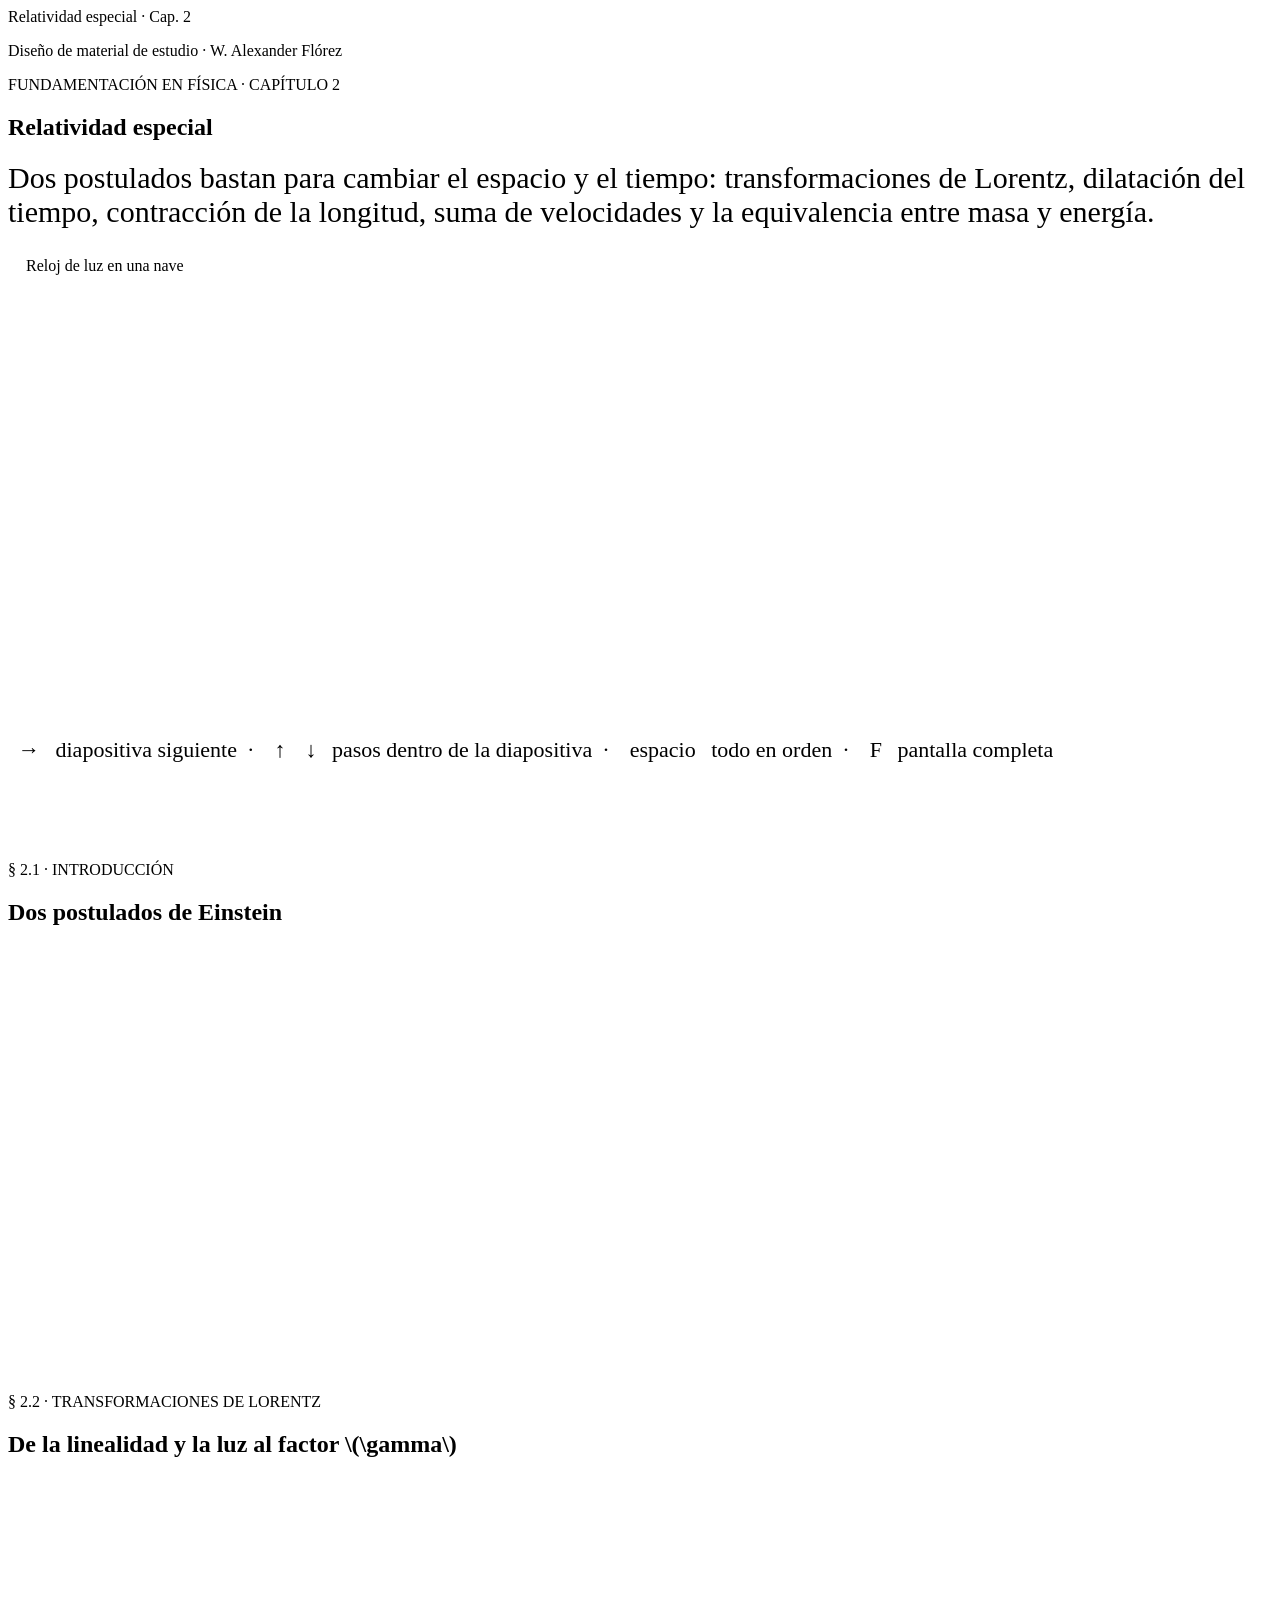
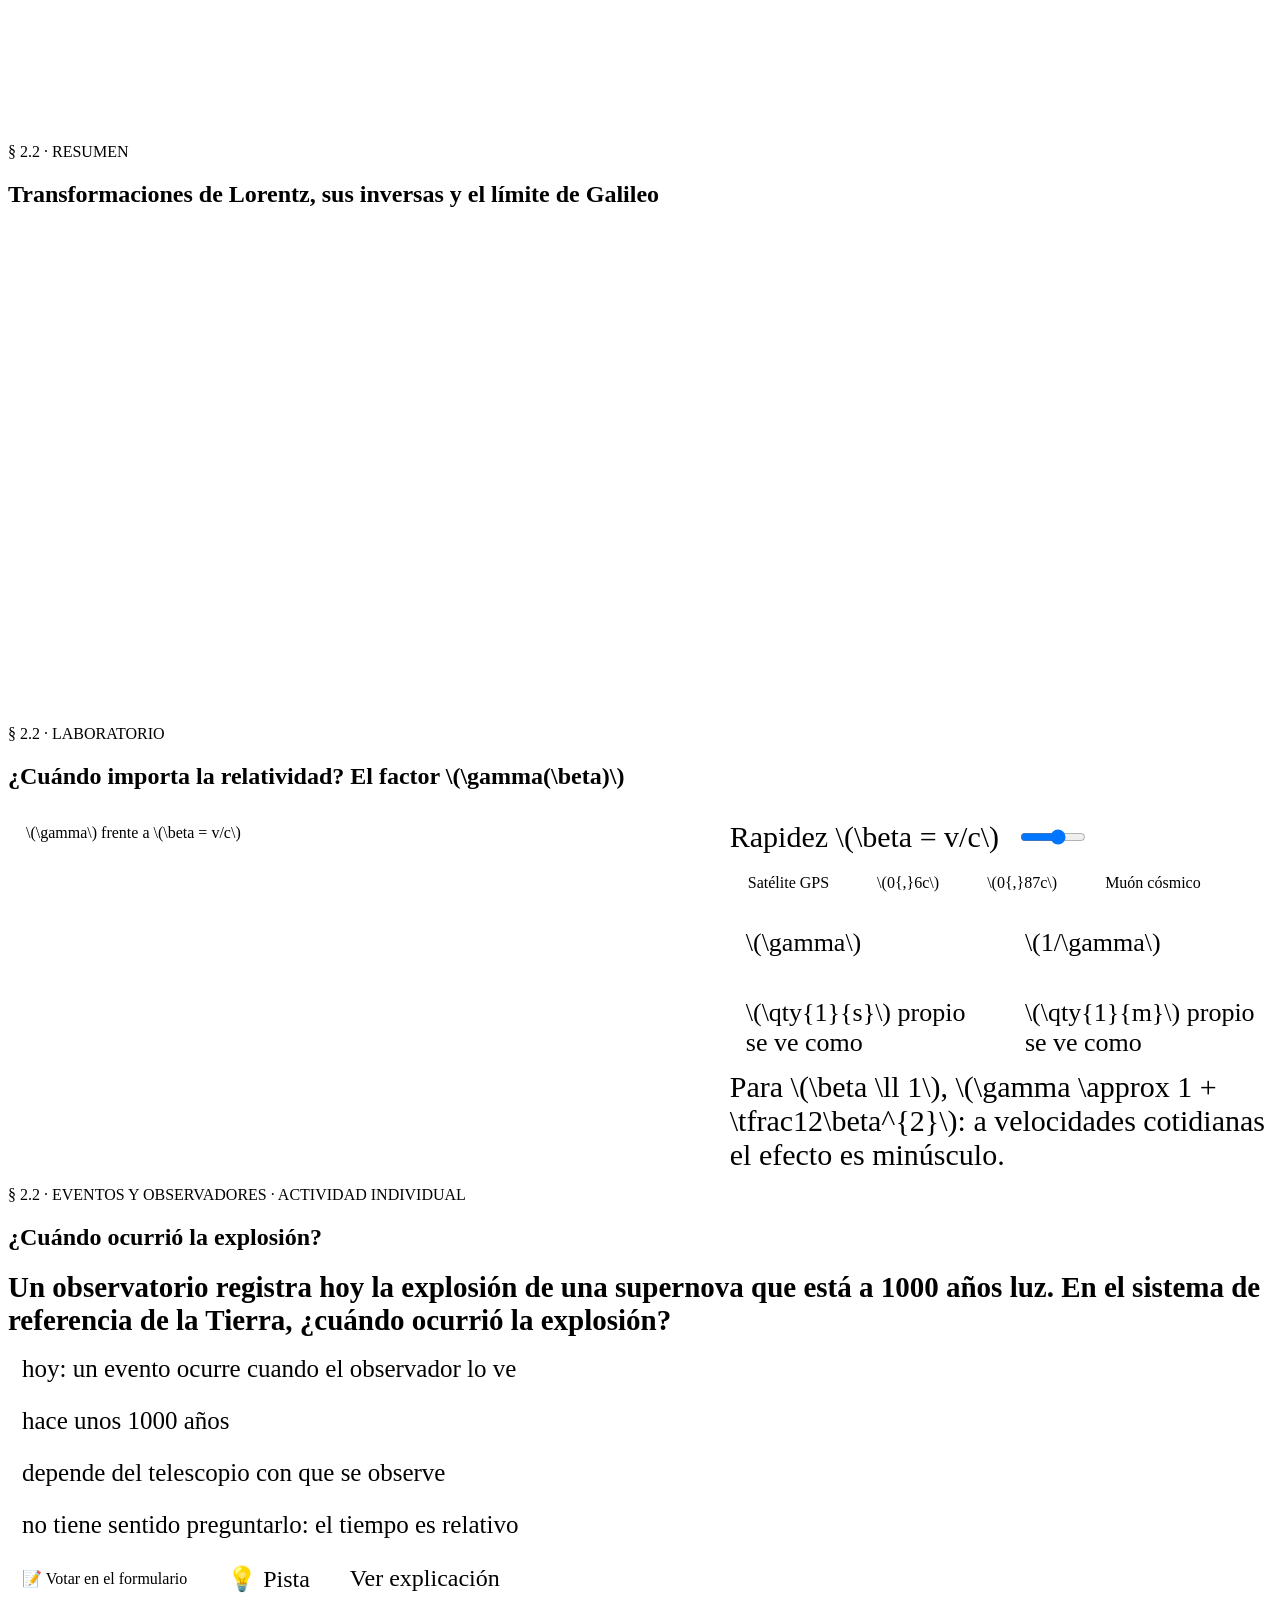
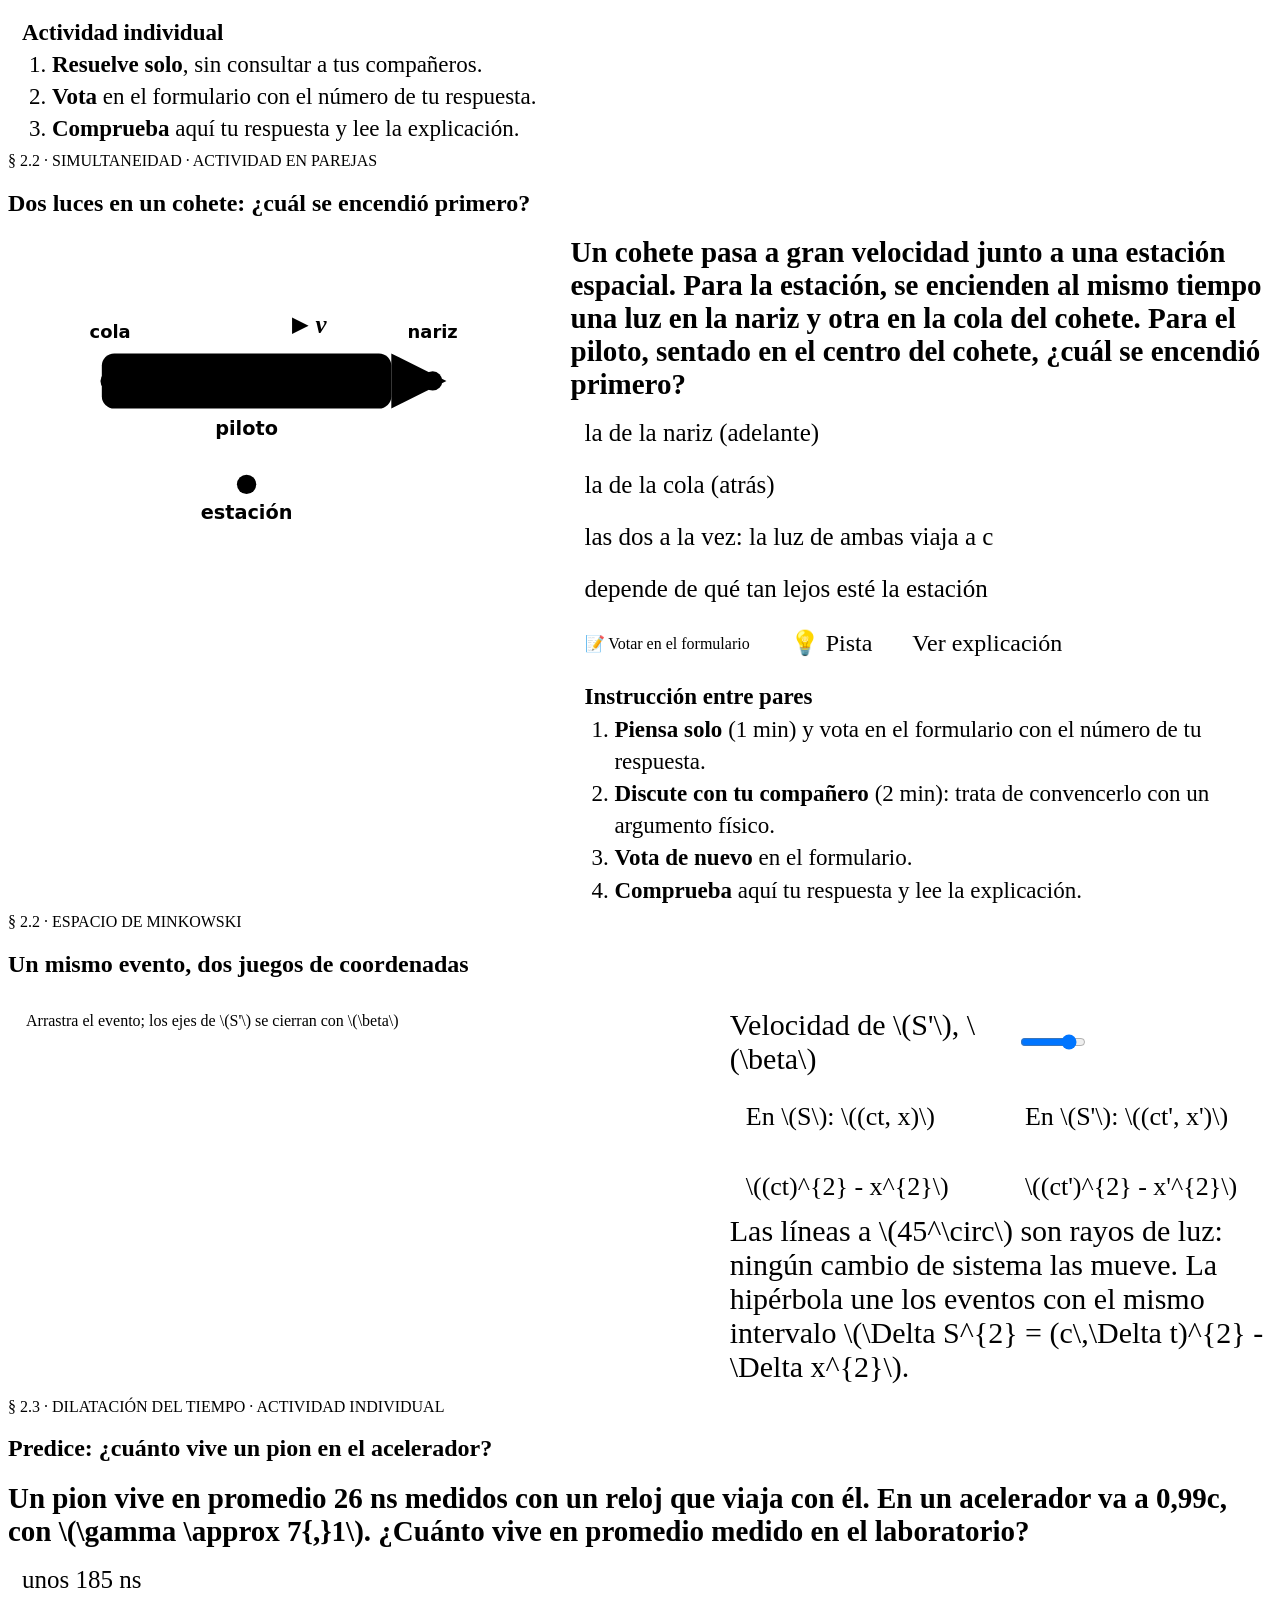
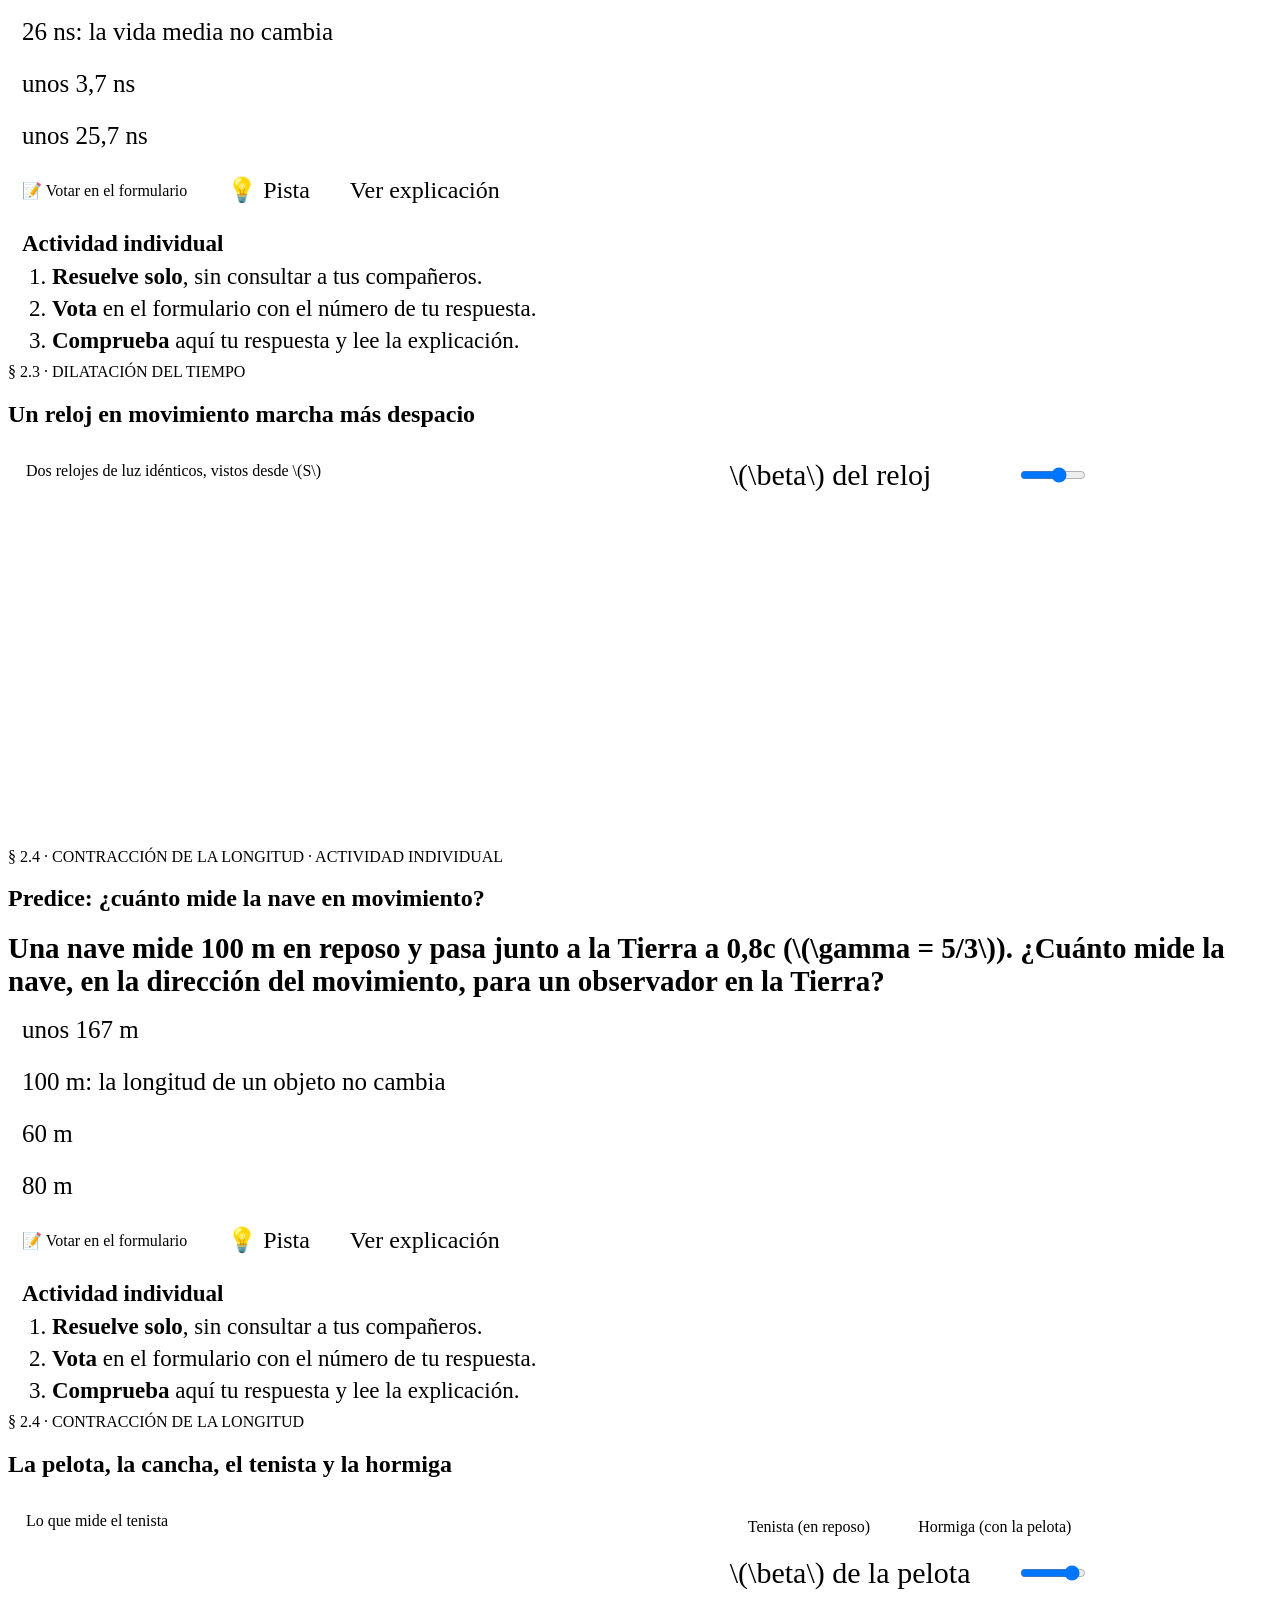
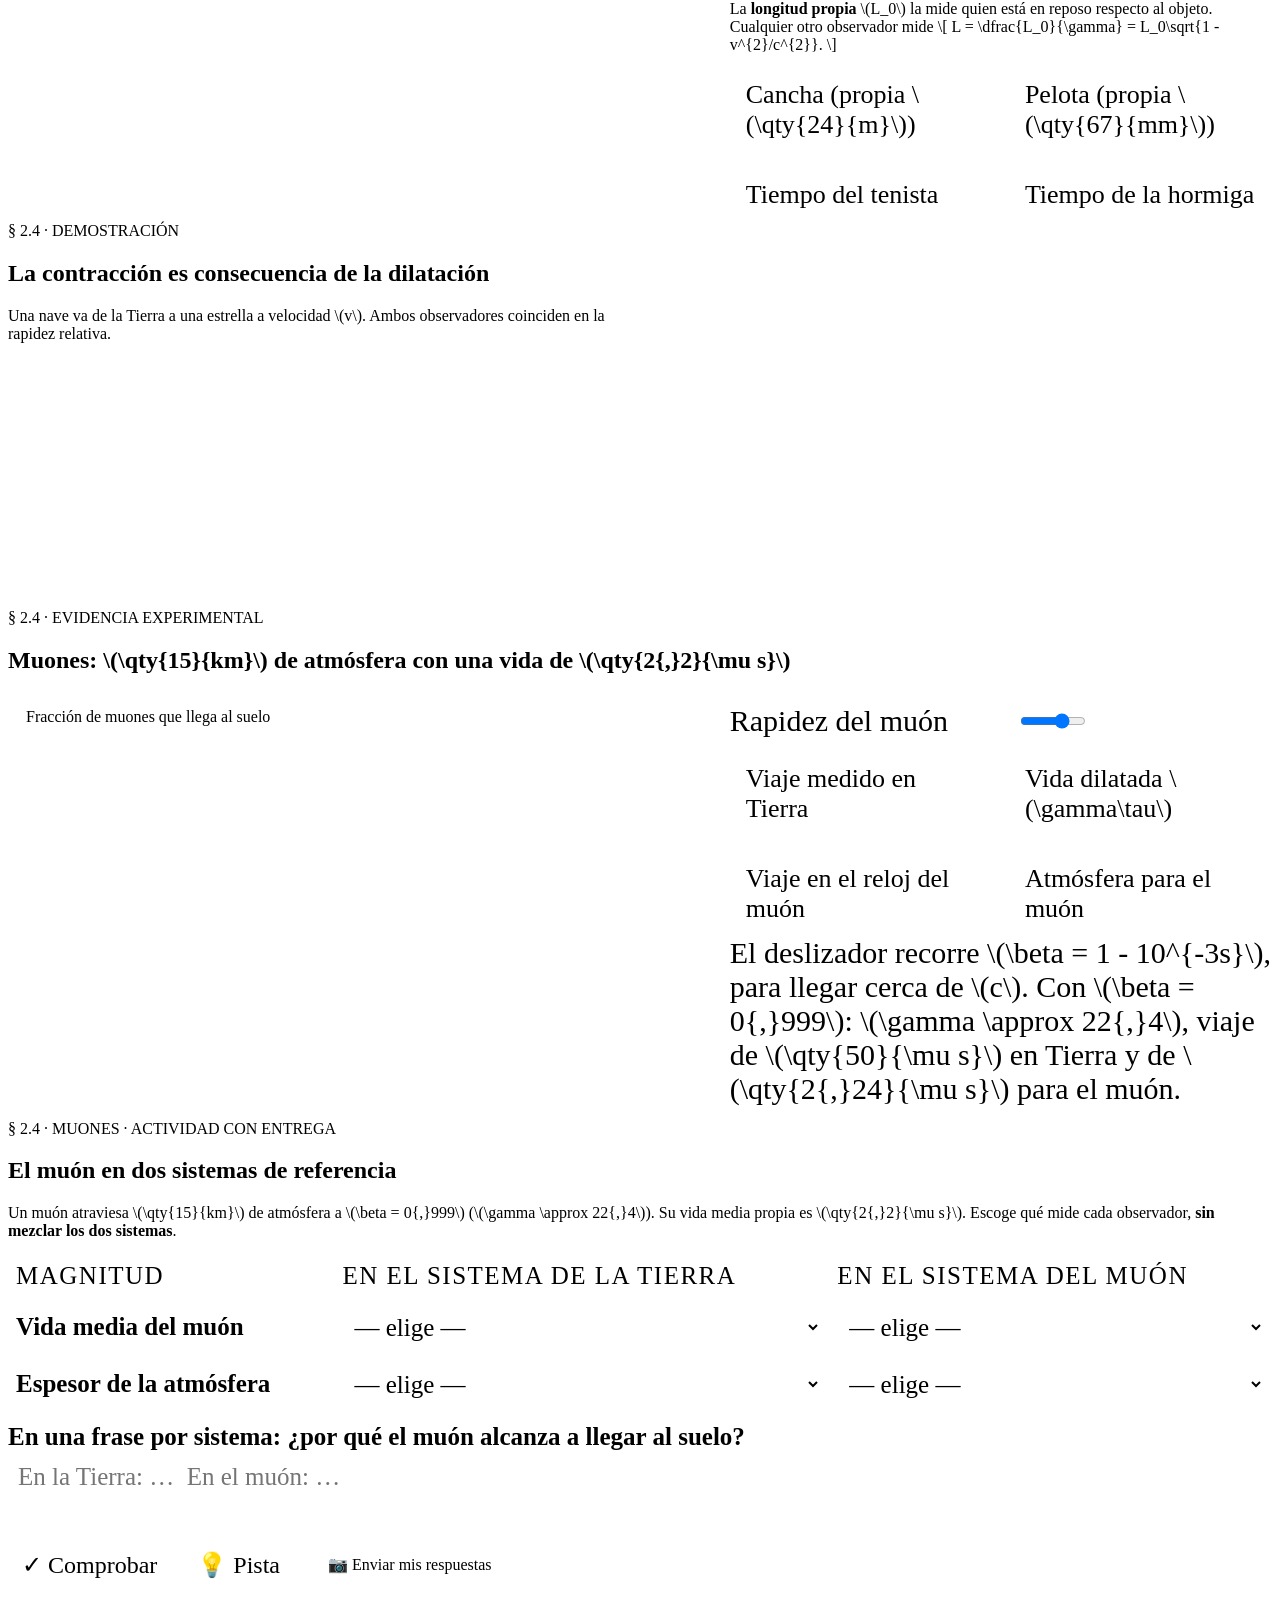
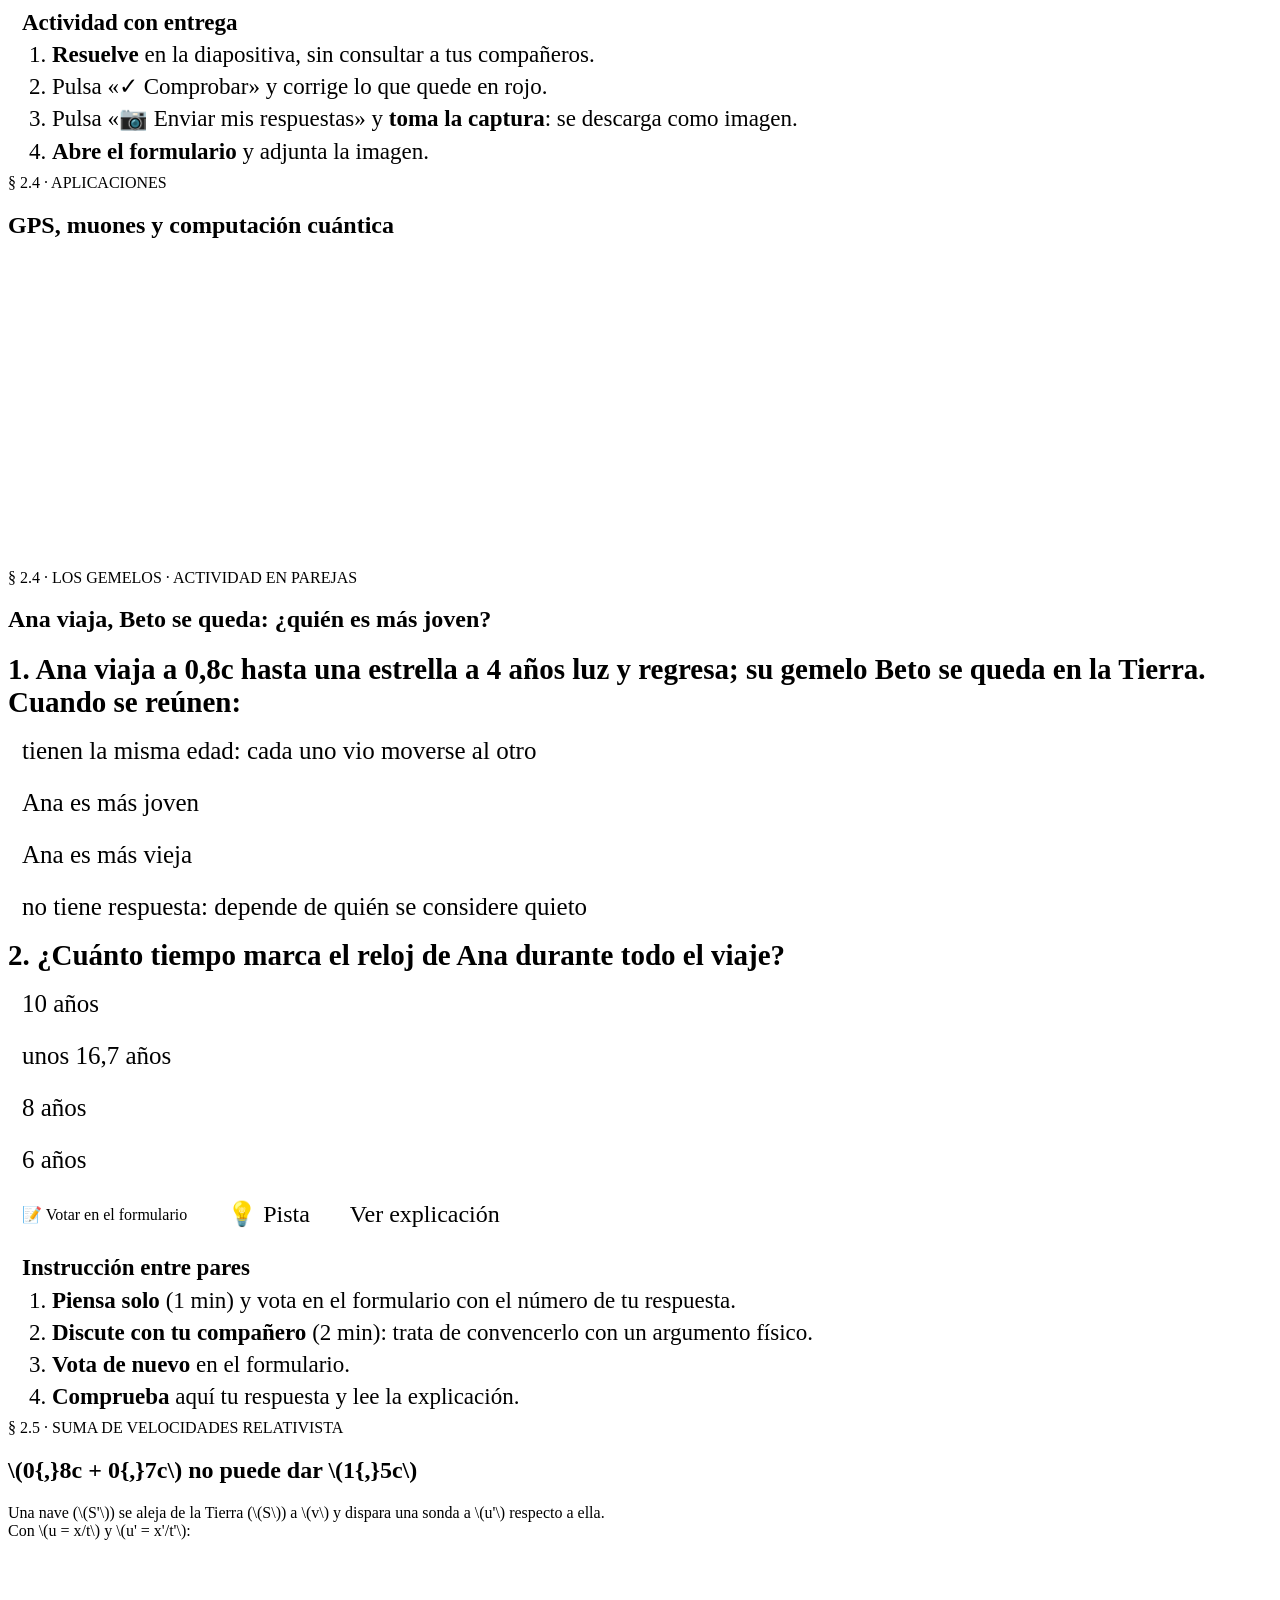
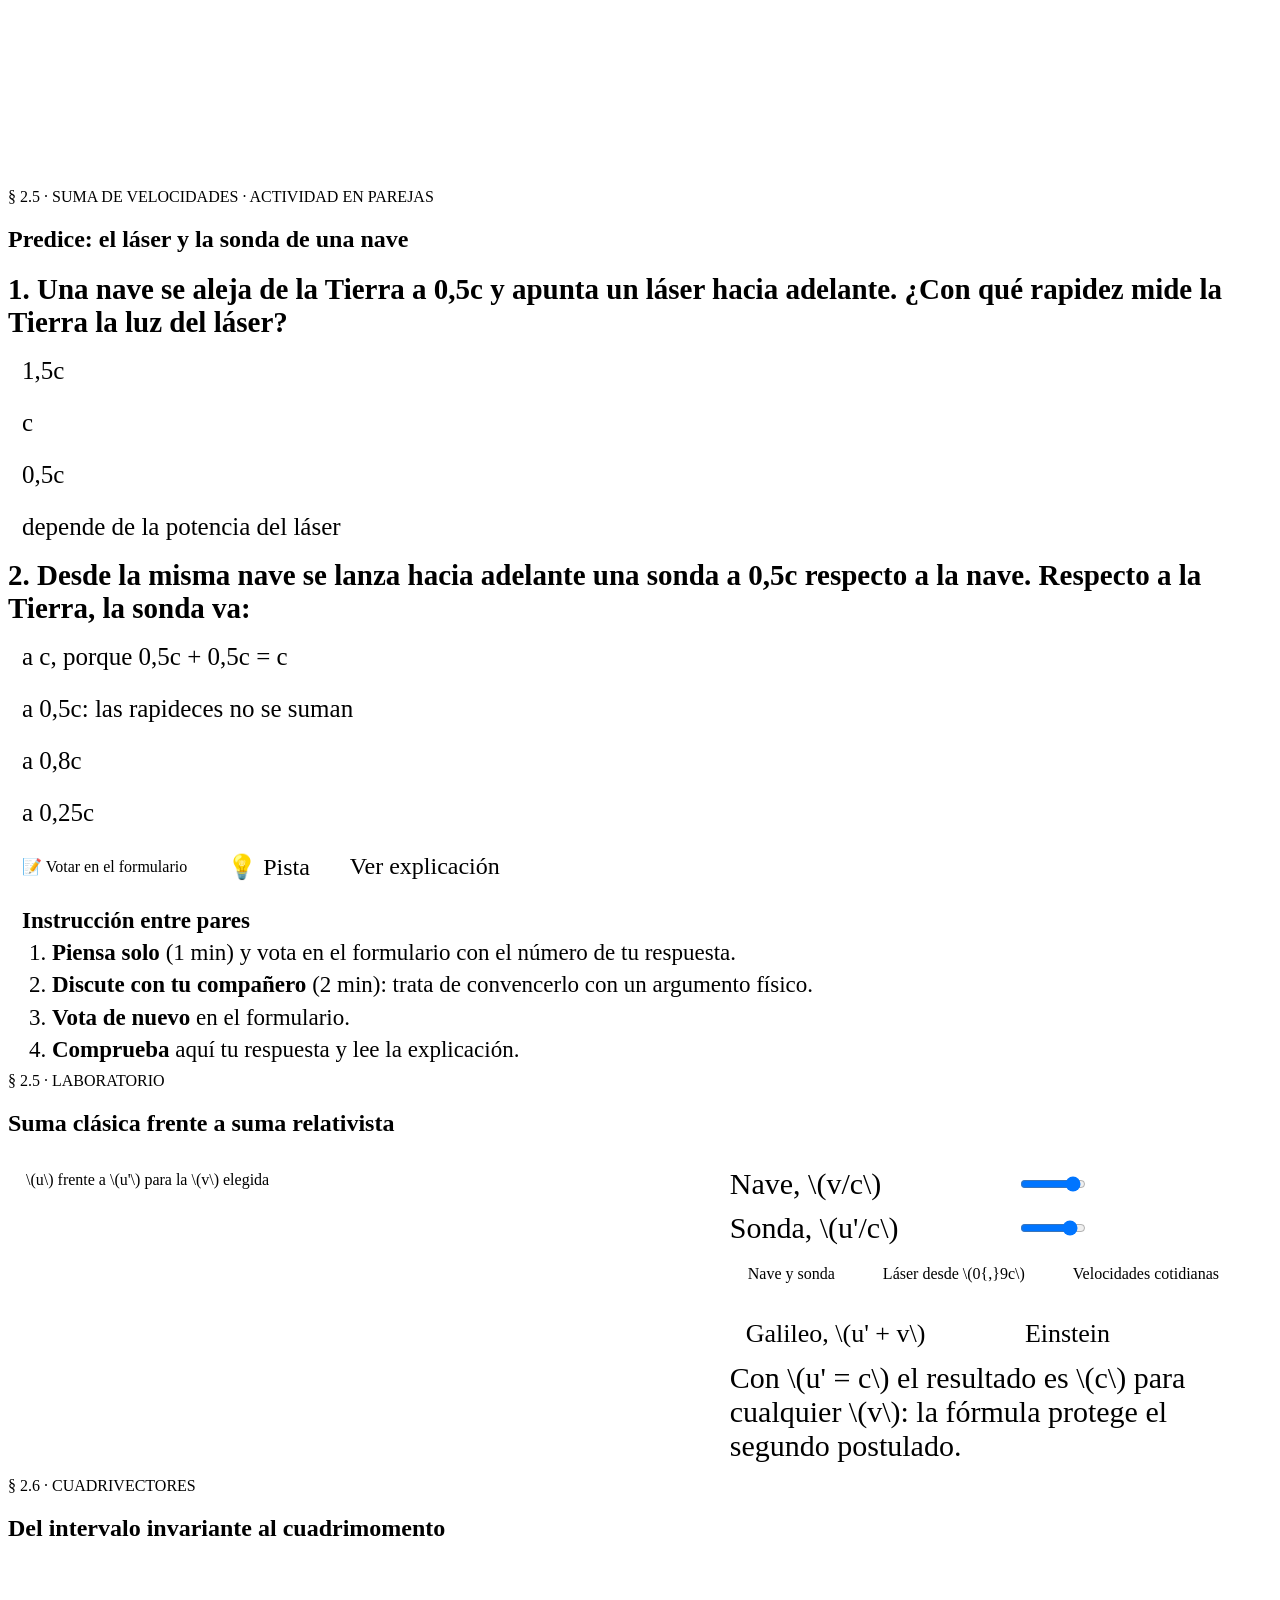
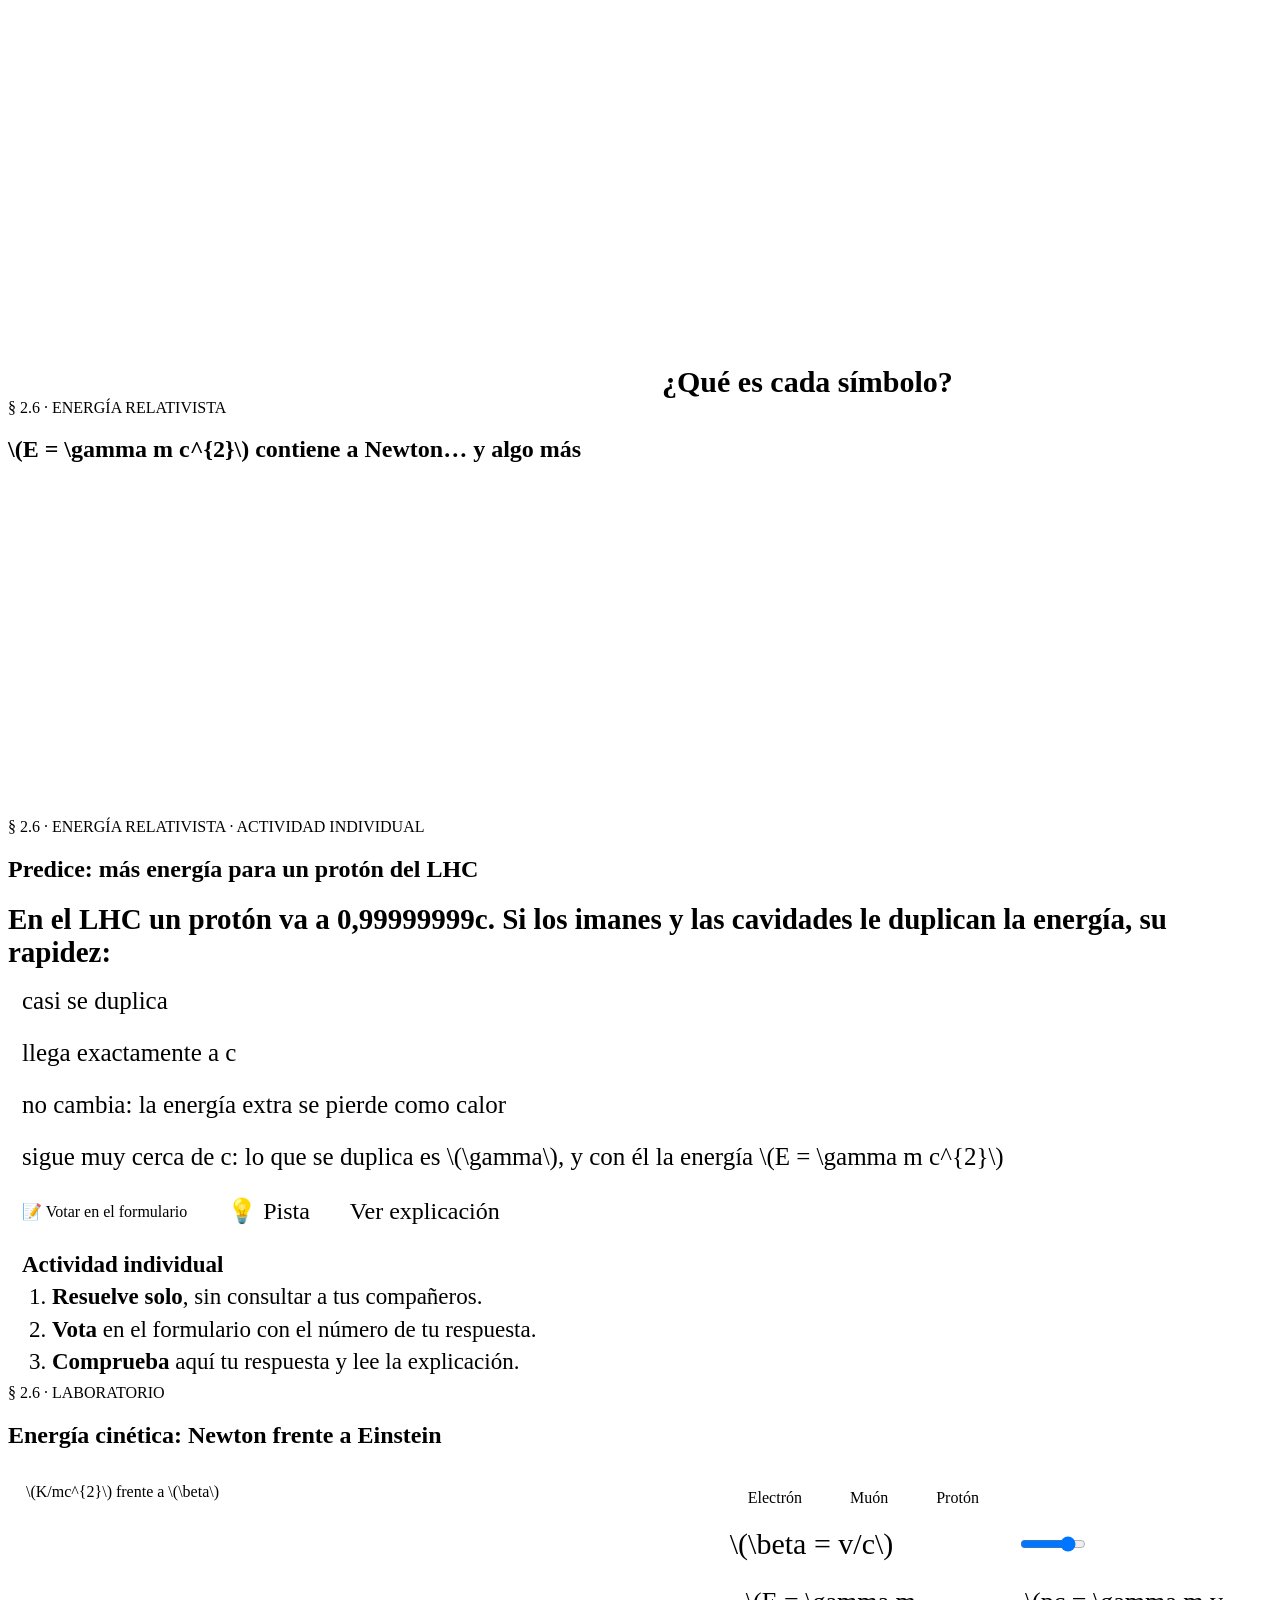
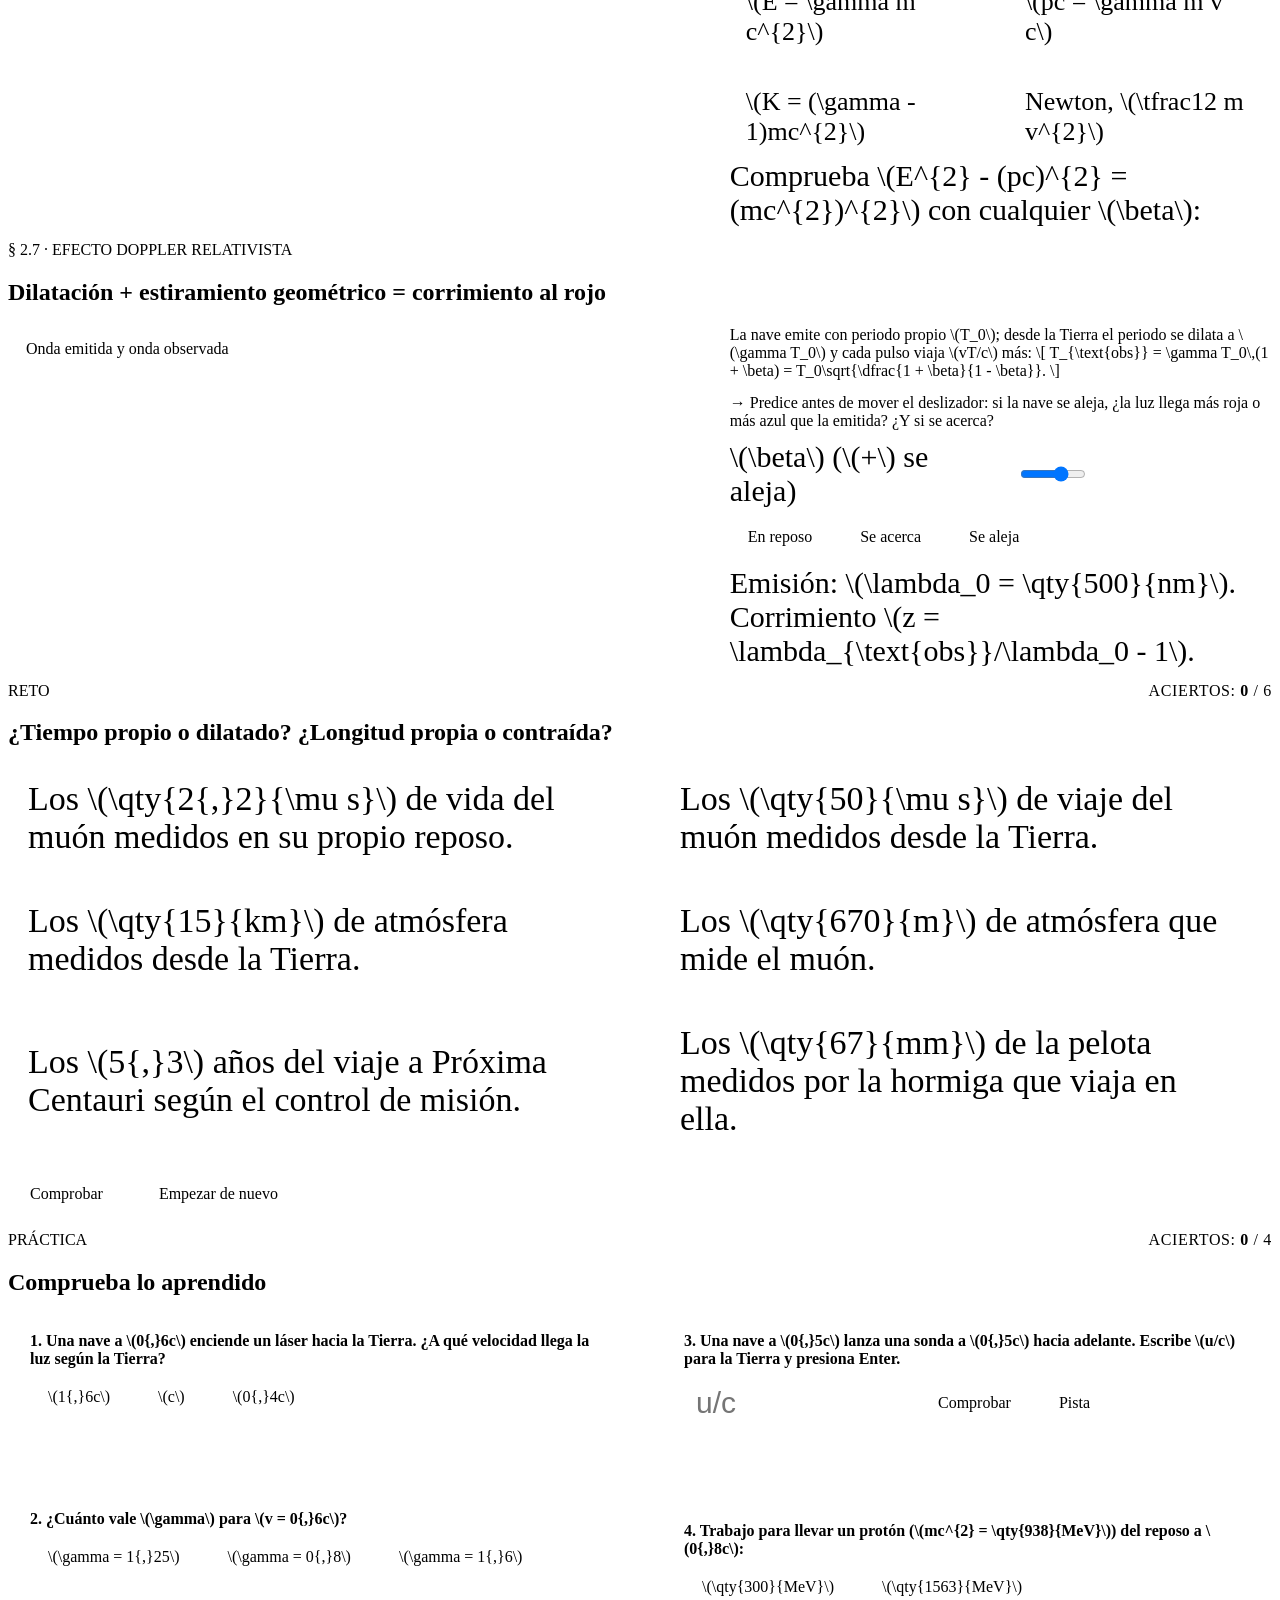
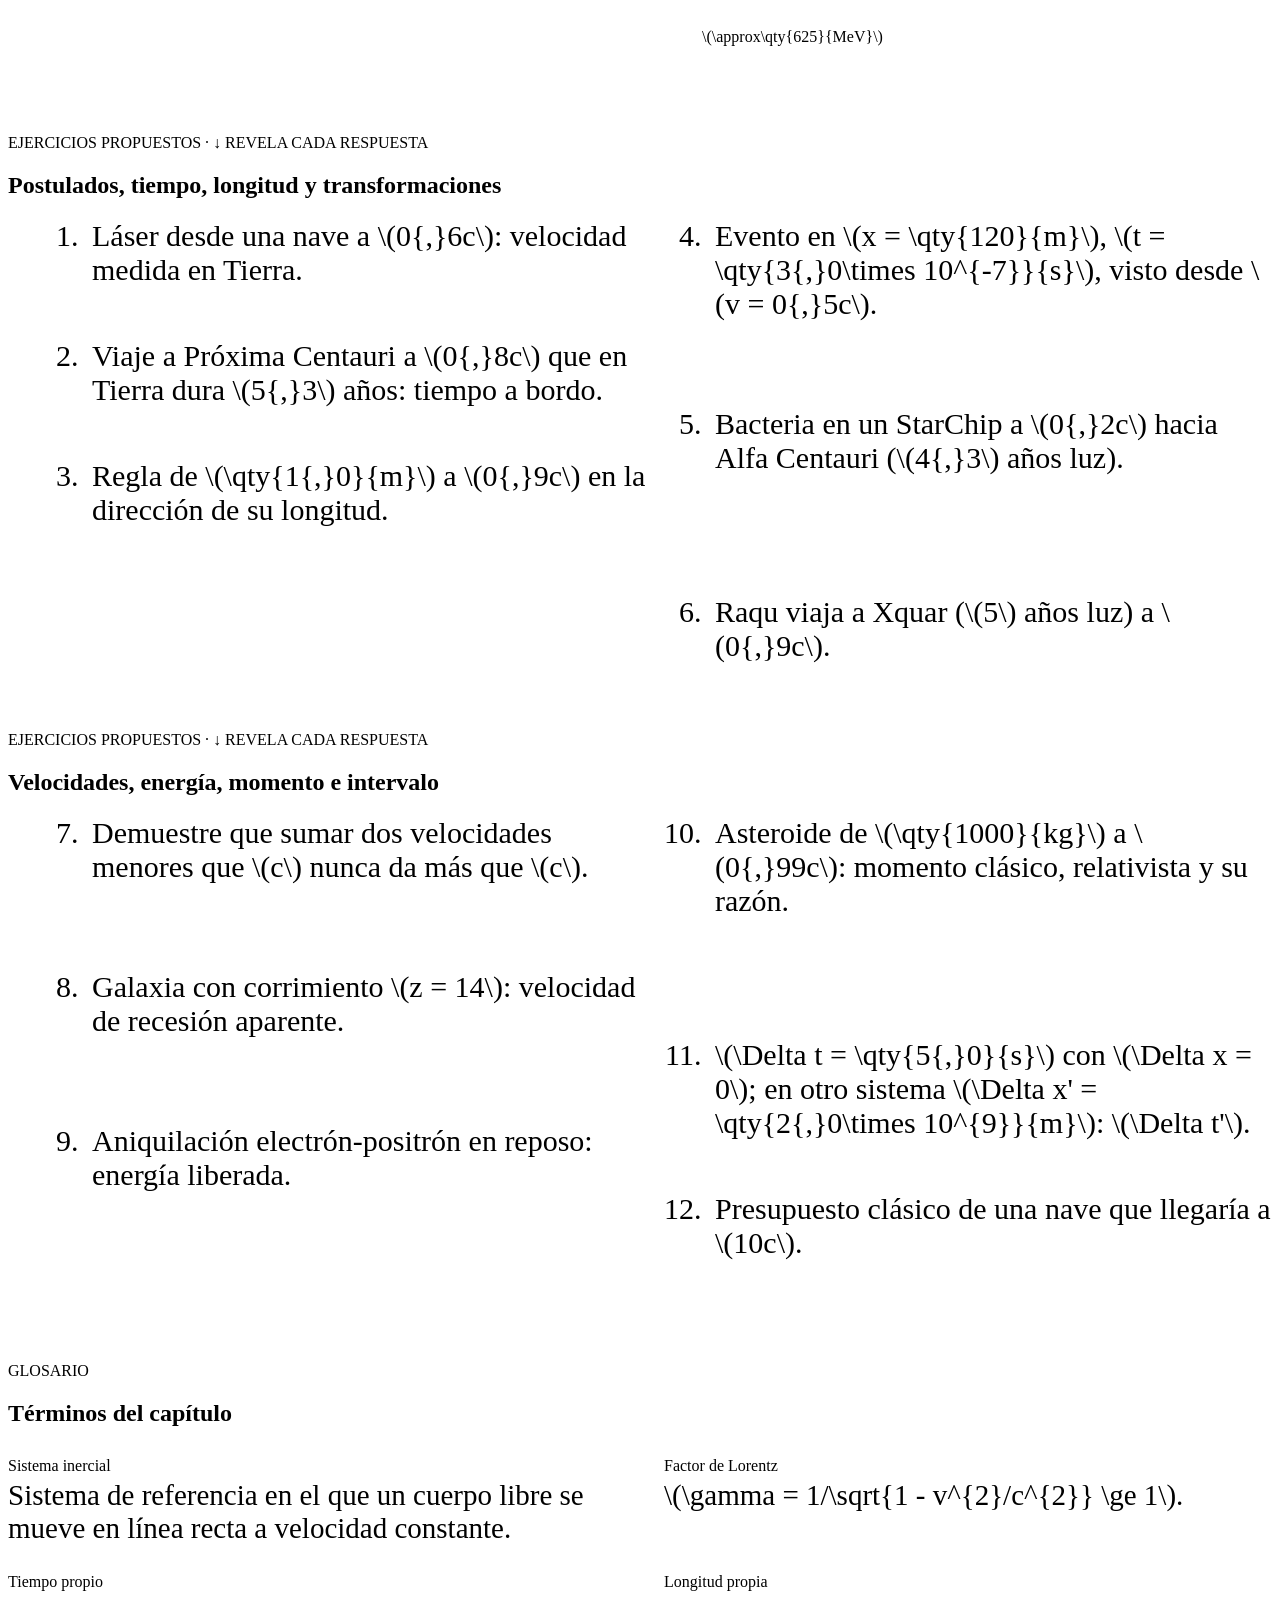
<file: fuentes/relatividad-especial/leccion-fuente.html>
<!DOCTYPE html><html lang="es"><head><meta charset="utf-8">
<title>Relatividad especial · Fundamentación en Física</title>
<style>
:root{
  --t-rotulo:25px; --t-peq:30px; --t-cuerpo:37px; --t-titulo:70px; --t-portada:150px;
}
/* ── Lección: Relatividad especial (lienzo 2280 × 1080, unidades en px) ── */
section.diapositiva{position:relative}
section.diapositiva p{margin:0 0 14px}
section.diapositiva .ceja{font:600 var(--t-rotulo)/1 var(--font-body);text-transform:uppercase;margin:0 0 6px}
section.diapositiva .ceja .score{float:right;color:var(--tinta2);letter-spacing:.04em}
section.diapositiva strong{font-weight:700}
section.diapositiva .sub{color:var(--tinta2);font-size:var(--t-peq)}
section.diapositiva .mono{font-variant-numeric:tabular-nums}

/* rejillas */
.g2{display:grid;grid-template-columns:minmax(0,1fr) minmax(0,1fr);gap:44px;align-items:start}
.g2-60{display:grid;grid-template-columns:minmax(0,1.25fr) minmax(0,1fr);gap:44px;align-items:start}
.g2-40{display:grid;grid-template-columns:minmax(0,1fr) minmax(0,1.35fr);gap:44px;align-items:start}
.g3{display:grid;grid-template-columns:repeat(3,1fr);gap:28px}
.pila > * + *{margin-top:18px}

/* cajas */
.caja{background:var(--panel);border:2px solid var(--linea);border-left:9px solid var(--res);padding:18px 26px}
.caja.c1{border-left-color:var(--caso1)}
.caja.c2{border-left-color:var(--caso2)}
.caja.neutra{border-left-color:var(--borde)}
  .caja h3{font-size:36px;margin:0 0 8px}
.kf{border:2px solid var(--res);background:var(--res-50);padding:14px 26px;text-align:center;font-size:40px}
.ec{text-align:center;margin:10px 0}
.nota{font-size:var(--t-peq);color:var(--tinta2)}
ol.leyes{margin:0;padding-left:1.3em}
ol.leyes li{margin-bottom:16px}
ul.lista{margin:0;padding-left:1.1em}
ul.lista li{margin-bottom:10px}

/* fragmentos (↓ ↑) */
.frag{opacity:.0;transform:translateY(10px);transition:opacity .35s ease,transform .35s ease}
.frag.frag-on{opacity:1;transform:none}

/* figuras */
.svgbox{background:var(--panel);padding:14px 18px 16px}
.svghd{font:700 var(--t-rotulo)/1.2 var(--font-body);color:var(--tinta2);margin:0 0 10px;display:flex;justify-content:space-between;gap:20px}
.svghd #os-sub{text-transform:none;letter-spacing:0}
.svghd .val{color:var(--res);text-transform:none;letter-spacing:0;font-variant-numeric:tabular-nums}
.fig{display:block;width:100%;height:auto}
.fig text{font-family:'STIX Two Text',Georgia,serif}
canvas.lienzo{display:block;width:100%;height:auto;cursor:crosshair}

/* controles */
.ctrl{display:grid;grid-template-columns:270px 1fr 170px;align-items:center;gap:18px;margin:10px 0;font-size:var(--t-peq)}
.ctrl .v{font:600 var(--t-peq)/1 var(--font-body);text-align:right;font-variant-numeric:tabular-nums;color:var(--res)}
.ctrl input[type=range]{width:100%;height:30px;cursor:pointer}
.fila-btn{display:flex;flex-wrap:wrap;gap:12px;align-items:center;margin:10px 0}
.btn{font:600 var(--t-peq)/1 var(--font-body);padding:10px 18px;background:var(--panel);color:var(--tinta);border:2px solid var(--linea);cursor:pointer}
.btn:hover{background:var(--primario-tinte)}
.btn.on{border-color:var(--res);color:var(--res);background:var(--res-50)}
.btn.prim{background:var(--res);color:var(--papel);border-color:var(--res)}
.chk{display:inline-flex;align-items:center;gap:10px;font:600 var(--t-peq)/1 var(--font-body);cursor:pointer;margin-right:26px}
.chk input{width:22px;height:22px;accent-color:var(--color-accent)}
.chk.x{color:var(--res)} .chk.p{color:var(--caso1)} .chk.a{color:var(--caso2)} .chk.n{color:var(--tinta2)}
.lectura{display:grid;grid-template-columns:repeat(4,1fr);gap:16px;margin-top:14px}
.lectura div{background:var(--panel);border:2px solid var(--linea);padding:12px 16px;font-size:26px;color:var(--tinta2)}
.lectura b{display:block;font:700 34px/1.25 var(--font-body);color:var(--tinta);font-variant-numeric:tabular-nums}

/* tabla */
table.tabla{border-collapse:collapse;width:100%;font-size:30px}
table.tabla th,table.tabla td{border-bottom:2px solid var(--linea);padding:6px 14px;text-align:center}
table.tabla th{font:700 25px/1.2 var(--font-body);color:var(--tinta2);border-bottom-color:var(--tinta)}
table.tabla td.izq{text-align:left}
table.tabla tr.frag td{background:var(--panel)}

/* chips con ventana emergente */
.prop{border-bottom:3px dotted var(--res);cursor:help;color:var(--tinta);font-weight:600}
.prop:hover{background:var(--res-50)}
.pop-src{display:none}
.popover{position:absolute;z-index:40;max-width:860px;padding:24px 30px;font-size:31px;line-height:1.45}
.popover h4{margin:0 0 8px;font:800 28px/1.2 var(--font-heading);color:var(--res)}
.popover .cerrar{position:absolute;top:8px;right:12px;border:0;background:none;font-size:28px;cursor:pointer;color:var(--tinta2)}

/* práctica */
.pr-item{background:var(--panel);padding:16px 22px;margin-bottom:16px}
.pr-q{font-weight:600;margin-bottom:10px}
.pr-opcs{display:flex;flex-wrap:wrap;gap:12px}
.pr-opc{font:500 var(--t-peq)/1.2 var(--font-body);padding:10px 18px;background:var(--papel);border:2px solid var(--linea);cursor:pointer;color:var(--tinta)}
.pr-opc.ok{border-color:var(--ok);background:var(--res-50)}
.pr-opc.mal{border-color:var(--mal);background:var(--mal-50)}
.pr-fb{margin-top:10px;font-size:var(--t-peq);min-height:1.2em}
.pr-fb.ok{color:var(--res)} .pr-fb.mal{color:var(--mal)}
.pr-in{font-size:30px;padding:8px 12px;width:200px;border:2px solid var(--linea);background:var(--papel)}
.pr-btn{font:600 var(--t-peq)/1 var(--font-body);padding:10px 18px;border:2px solid var(--linea);background:var(--papel);cursor:pointer;color:var(--tinta)}
.pr-pista{display:none;margin-top:8px;font-size:var(--t-peq);color:var(--tinta2)}
.pr-pista.on{display:block}

/* reto */
.cz-grid{display:grid;grid-template-columns:120px repeat(3,1fr);gap:16px 22px;align-items:center;font-size:34px}
.cz-grid .h{font:700 28px/1.2 var(--font-body);color:var(--tinta2)}
.cz-grid input{font:500 34px/1 'STIX Two Text',Georgia,serif;padding:8px 12px;border:2px solid var(--linea);background:var(--panel);width:100%;box-sizing:border-box}
.cz-grid input.ok{border-color:var(--res);background:var(--res-50)}
.cz-grid input.mal{border-color:var(--mal);background:var(--mal-50)}
.cz-btn{font:600 var(--t-peq)/1 var(--font-body);padding:12px 22px;border:2px solid var(--linea);background:var(--panel);cursor:pointer;color:var(--tinta)}
.cz-fb{margin-top:16px;font-size:var(--t-peq);min-height:1.3em}
.cz-sol{display:none;margin-top:14px;background:var(--panel);padding:14px 20px;border:2px solid var(--linea)}
.cz-sol.on{display:block}

/* glosario */
dl.glosa{display:grid;grid-template-columns:1fr 1fr;gap:18px 48px;margin:0}
dl.glosa div{border-top:2px solid var(--linea);padding-top:10px}
dl.glosa dt{font:800 34px/1.2 var(--font-heading);color:var(--res);margin-bottom:4px}
dl.glosa dd{margin:0;font-size:29px}

/* portada */
.portada .pt-fig{width:720px}
.portada .sub{font-size:36px;max-width:1250px}
.ayuda{position:absolute;bottom:84px;font-size:22px;color:var(--tinta2)}
.ayuda kbd{font:600 20px/1 var(--font-body);border:2px solid var(--linea);padding:3px 8px;margin:0 2px;background:var(--panel)}

/* diagrama de flujo */
.flujo .blq{transition:all .3s}

/* ── Propio del capítulo 1 ── */
.g4{display:grid;grid-template-columns:repeat(4,minmax(0,1fr));gap:26px;align-items:start}
.g4 .caja p{font-size:30px}
.arrastre svg{cursor:grab;touch-action:none}
.arrastre svg:active{cursor:grabbing}
ol.ej{margin:0 0 0 30px;padding-left:1.6em;columns:2;column-gap:60px;font-size:30px}
ol.ej li{break-inside:avoid;margin-bottom:18px;padding-left:6px}
ol.ej .resp{display:block;color:var(--res);font-weight:600}
ol.ej .resp::before{content:'→ ';color:var(--tinta2)}
.dim-lista{display:grid;grid-template-columns:1fr 1fr;gap:18px 40px}
.dim{display:grid;grid-template-columns:1fr auto;align-items:center;gap:16px;background:var(--panel);border:2px solid var(--linea);border-left:9px solid var(--linea);padding:14px 20px;font-size:34px}
.dim .dim-btns{display:flex;gap:10px}
.dim .dim-exp{grid-column:1 / -1;font-size:26px;color:var(--tinta2);display:none}
.dim.ok{border-left-color:var(--res)} .dim.mal{border-left-color:var(--mal)}
.dim.ok .dim-exp,.dim.mal .dim-exp{display:block}
.btn.sel{border-color:var(--tinta);background:var(--primario-tinte)}
select.pr-in{font-family:var(--font-body)}

.dim .dim-ec{font-size:30px}


/* actividades:base */
/* actividades: preguntas de selección múltiple, pasos y retroalimentación */
.pc-slide .pc-col > * + *{margin-top:10px}
.pc-slide .pr-opcs{display:flex;flex-direction:column;align-items:stretch;gap:8px}
.pc-slide .pr-opc{text-align:left}
.pc-fb{font:600 26px/1.3 var(--font-body);min-height:0}
.pc-fb.ok{color:var(--res)} .pc-fb.mal{color:var(--mal)}
.pc-exp{background:var(--res-50);border-left:8px solid var(--res);padding:8px 16px;font-size:26px}
.pc-pista{background:var(--caso2-50);border-left:8px solid var(--caso2);padding:8px 16px;font-size:26px}
.pc-slide .btn{font-size:24px;padding:8px 14px}
.ac-pasos{background:var(--caso1-50);border-left:8px solid var(--caso1);padding:6px 14px;font-size:23px;line-height:1.4;margin-top:6px}
.ac-pasos ol{margin:0;padding-left:1.3em}
.ac-slide .pr-q{font-size:29px}
.ac-slide .pr-opc{font-size:25px;padding:8px 14px}
.ac-slide .pc-exp{font-size:24px}
.ac-slide .pc-pista{font-size:24px}
.ac-slide .pc-col:has(.pc-exp:not([style*="none"])) .ac-pasos,.ac-slide .pc-col:has(.pc-pista:not([style*="none"])) .ac-pasos{display:none}
/* actividades:base-fin */

/* actividades:gform */
/* gform-popup: formulario de Google en ventana emergente */
.gform-btn{background:var(--res);color:var(--papel);font:600 1rem system-ui,sans-serif;border:0;border-radius:6px;padding:.8em 1.5em;cursor:pointer}
.gform-btn:hover{filter:brightness(.9)}
section.diapositiva .gform-btn{font:600 24px/1 var(--font-body);padding:8px 14px;border-radius:6px}
.gform-btn:focus-visible,.gform-cerrar:focus-visible{outline:3px solid currentColor;outline-offset:3px}
.gform-dlg{width:min(700px,95vw);height:90vh;max-height:none;padding:0;border:0;border-radius:10px;overflow:hidden}
.gform-dlg::backdrop{background:rgba(20,10,40,.6)}
.gform-dlg iframe{width:100%;height:100%;border:0;display:block}
.gform-cerrar{position:absolute;top:8px;right:14px;z-index:1;width:36px;height:36px;border:0;border-radius:50%;background:var(--papel);box-shadow:0 1px 4px rgba(0,0,0,.3);font-size:1.1rem;cursor:pointer}
/* actividades:gform-fin */

/* actividades:tabla */
/* actividades con entrega por captura: tabla de respuestas con menús */
.ac-tabla{width:100%;border-collapse:collapse;font-size:25px;line-height:1.3}
.ac-tabla th{font:700 22px/1.2 var(--font-body);text-transform:uppercase;letter-spacing:.06em;color:var(--tinta2);text-align:left;padding:6px 8px;border-bottom:2px solid var(--linea)}
.ac-tabla td{padding:8px;border-bottom:1px solid var(--linea);vertical-align:middle}
.ac-tabla td:first-child{font-weight:700;white-space:nowrap}
.ac-tabla select{width:100%;font:500 23px/1.2 var(--font-body);padding:6px 8px;border:2px solid var(--linea);background:var(--panel);color:var(--tinta)}
.ac-tabla select:focus{outline:3px solid var(--res);outline-offset:1px}
.ac-tabla select.ok{border-color:var(--caso1);background:var(--caso1-50)}
.ac-tabla select.mal{border-color:var(--mal);background:var(--panel)}
/* actividades:tabla-fin */

/* actividades:justifica */
/* casilla para justificar por escrito (entra en la captura) */
.ac-just{display:block;font-size:25px}
.ac-just span{display:block;font-weight:600;margin-bottom:4px}
.ac-just textarea{width:100%;font:400 24px/1.35 var(--font-body);padding:8px 10px;border:2px solid var(--linea);background:var(--panel);color:var(--tinta);resize:vertical}
.ac-just textarea:focus{outline:3px solid var(--res);outline-offset:1px}
.ac-just-fig{padding:0 18px 12px}
/* actividades:justifica-fin */
/* envio-formulario:css — botón «Enviar» con captura de la diapositiva y formulario */
.envio-flota{position:absolute;right:58px;bottom:84px;z-index:20;margin:0}
.envio-fondo{position:absolute;inset:0;z-index:50;background:color-mix(in srgb, var(--tinta) 45%, transparent);display:flex;align-items:center;justify-content:center}
.envio-caja{position:relative;width:1180px;max-height:900px;overflow:auto;background:var(--panel);border:2px solid var(--tinta);box-shadow:var(--shadow-lg, 0 18px 48px rgba(0,0,0,.25));padding:30px 40px;font-size:30px;text-align:left}
.envio-caja h3{margin:0 0 12px;font:800 44px/1.2 var(--font-heading);color:var(--res)}
.envio-cerrar{position:absolute;top:10px;right:16px;border:0;background:none;font-size:48px;line-height:1;cursor:pointer;color:var(--tinta2)}
.envio-pasos{margin:0;padding-left:1.3em}
.envio-pasos li{margin-bottom:18px}
.envio-prev img{display:block;max-width:100%;max-height:360px;margin-top:10px;border:2px solid var(--linea)}
.envio-btn,.envio-accion{font:600 var(--t-peq, 30px)/1 var(--font-body);padding:12px 22px;border:2px solid var(--res);background:var(--res);color:var(--papel);cursor:pointer;text-decoration:none;display:inline-block}
.envio-sec{background:var(--panel);color:var(--tinta);border-color:var(--linea)}
.envio-nota{font-size:26px;color:var(--tinta2)}
/* envio-formulario:css-fin */
</style></head>
<body>
<div id="escenario">
<span class="marca">Relatividad especial · Cap. 2</span>
<p class="credito">Diseño de material de estudio · W. Alexander Flórez</p>
<!-- ═════════════ §1 · POSTULADOS Y TRANSFORMACIONES ═════════════ -->
<section class="diapositiva portada" data-seccion="Transformaciones de Lorentz" data-label="Relatividad especial">
  <div>
    <p class="ceja">Fundamentación en Física · Capítulo 2</p>
    <h1>Relatividad especial</h1>
    <div class="regla"></div>
    <p class="sub">Dos postulados bastan para cambiar el espacio y el tiempo: transformaciones de Lorentz, dilatación del tiempo, contracción de la longitud, suma de velocidades y la equivalencia entre masa y energía.</p>
  </div>
  <figure class="pt-fig svgbox" style="margin:0">
    <div class="svghd"><span>Reloj de luz en una nave</span><span class="val" id="hero-lect"></span></div>
    <canvas class="lienzo" id="hero-cv" width="720" height="560"></canvas>
  </figure>
  <p class="ayuda"><kbd>→</kbd> diapositiva siguiente &nbsp;·&nbsp; <kbd>↑</kbd><kbd>↓</kbd> pasos dentro de la diapositiva &nbsp;·&nbsp; <kbd>espacio</kbd> todo en orden &nbsp;·&nbsp; <kbd>F</kbd> pantalla completa</p>
</section>

<section class="diapositiva" data-seccion="Transformaciones de Lorentz" data-label="Los postulados">
  <p class="ceja">§ 2.1 · Introducción</p>
  <h2 class="titulo">Dos postulados de Einstein</h2>
  <div class="g2">
    <div class="pila">
      <div class="caja frag"><h3>1 · Principio de relatividad</h3><p style="margin:0">Las leyes de la física son las mismas en todos los <span class="prop" data-pop="pop-inercial">sistemas de referencia inerciales</span>.</p></div>
      <div class="caja c2 frag"><h3>2 · Constancia de la velocidad de la luz</h3><p style="margin:0">La velocidad de la luz en el vacío, \(c\), es la misma para todos los observadores inerciales, sin importar el movimiento de la fuente ni del observador.</p></div>
      <p class="nota frag">El segundo postulado puede sustituirse por la homogeneidad e isotropía del espacio y el tiempo: de ellas se deduce que existe una velocidad límite invariante.</p>
    </div>
    <div class="pila">
      <p class="frag"><strong>¿Por qué hacía falta?</strong> En mecánica el primer postulado es evidente, pero no en electromagnetismo: una carga en reposo solo tiene campo eléctrico; si se mueve a velocidad constante produce una corriente y, con ella, un campo magnético, y su campo eléctrico pasa de esférico a elipsoidal.</p>
      <div class="kf frag"><p style="margin:0">Los instrumentos de medida están hechos de cargas: es de esperar que el movimiento, aun uniforme, los afecte. Las transformaciones de <strong>Galileo</strong> no son compatibles con una \(c\) constante; las de <strong>Lorentz</strong> sí.</p></div>
    </div>
  </div>
</section>

<section class="diapositiva compacta" data-seccion="Transformaciones de Lorentz" data-label="Derivación de las transformaciones">
  <p class="ceja">§ 2.2 · Transformaciones de Lorentz</p>
  <h2 class="titulo">De la linealidad y la luz al factor \(\gamma\)</h2>
  <div class="g2">
    <div class="pila">
      <p class="frag"><strong>1 · Linealidad.</strong> Por homogeneidad, \(x' = Ax + Bt\). Las coordenadas perpendiculares no cambian: \(y' = y\), \(z' = z\).</p>
      <p class="frag"><strong>2 · El origen de \(S'\)</strong> está en \(x = vt\): \(0 = (Av + B)t \Rightarrow B = -Av\), así que
        \[ x' = \gamma\,(x - vt). \]</p>
      <p class="frag"><strong>3 · Relatividad.</strong> La inversa tiene la misma forma con \(v \to -v\):
        \[ x = \gamma\,(x' + vt'). \]</p>
    </div>
    <div class="pila">
      <p class="frag"><strong>4 · Un pulso de luz</strong> sale del origen en \(t = t' = 0\): \(x = ct\) en \(S\) y \(x' = ct'\) en \(S'\).</p>
      <div class="caja neutra frag">\[ \begin{aligned} ct' &= \gamma t\,(c - v), \qquad ct = \gamma t'\,(c + v) \\ c^{2}\,t t' &= \gamma^{2}\,t t'\,(c - v)(c + v) \\ 1 &= \gamma^{2}\left(1 - \dfrac{v^{2}}{c^{2}}\right) \end{aligned} \]</div>
      <div class="kf frag">\[ \gamma = \dfrac{1}{\sqrt{1 - v^{2}/c^{2}}} \ge 1 \]</div>
    </div>
  </div>
</section>

<section class="diapositiva" data-seccion="Transformaciones de Lorentz" data-label="Resumen de las transformaciones">
  <p class="ceja">§ 2.2 · Resumen</p>
  <h2 class="titulo">Transformaciones de Lorentz, sus inversas y el límite de Galileo</h2>
  <div class="g3">
    <div class="kf frag">\[ \begin{aligned} t' &= \gamma\left(t - \dfrac{vx}{c^{2}}\right) \\ x' &= \gamma\,(x - vt) \\ y' &= y, \quad z' = z \end{aligned} \]<p class="nota" style="margin:0">De \(S\) a \(S'\).</p></div>
    <div class="caja frag">\[ \begin{aligned} t &= \gamma\left(t' + \dfrac{vx'}{c^{2}}\right) \\ x &= \gamma\,(x' + vt') \\ y &= y', \quad z = z' \end{aligned} \]<p class="nota" style="margin:0">Inversas: se intercambian primas y \(v \to -v\).</p></div>
    <div class="caja c2 frag">\[ \begin{aligned} t' &= \lim_{c\to\infty} \gamma\left(t - \dfrac{vx}{c^{2}}\right) = t \\ x' &= \lim_{c\to\infty} \gamma\,(x - vt) = x - vt \end{aligned} \]<p class="nota" style="margin:0">Sin velocidad límite (\(c \to \infty\)), \(\gamma \to 1\): Galileo.</p></div>
  </div>
  <p class="nota frag" style="margin-top:24px">Toda la evidencia experimental —del electromagnetismo a la desintegración de partículas— indica que el universo tiene una velocidad límite, \(c\).</p>
</section>

<section class="diapositiva" data-seccion="Transformaciones de Lorentz" id="dp-gamma" data-label="El factor de Lorentz">
  <p class="ceja">§ 2.2 · Laboratorio</p>
  <h2 class="titulo">¿Cuándo importa la relatividad? El factor \(\gamma(\beta)\)</h2>
  <div class="g2-60">
    <figure class="svgbox" style="margin:0">
      <div class="svghd"><span>\(\gamma\) frente a \(\beta = v/c\)</span><span class="val" id="gam-lect"></span></div>
      <div id="gam-fig"></div>
    </figure>
    <div class="pila">
      <label class="ctrl"><span>Rapidez \(\beta = v/c\)</span><input type="range" id="gam-b" min="0" max="0.999" step="0.001" value="0.6"><span class="v" id="gam-bv"></span></label>
      <div class="fila-btn" id="gam-pre"><button type="button" class="btn" data-b="0.000013">Satélite GPS</button><button type="button" class="btn" data-b="0.6">\(0{,}6c\)</button><button type="button" class="btn" data-b="0.87">\(0{,}87c\)</button><button type="button" class="btn" data-b="0.999">Muón cósmico</button></div>
      <div class="lectura" style="grid-template-columns:1fr 1fr">
        <div>\(\gamma\)<b id="gam-g"></b></div>
        <div>\(1/\gamma\)<b id="gam-ig"></b></div>
        <div>\(\qty{1}{s}\) propio se ve como<b id="gam-t"></b></div>
        <div>\(\qty{1}{m}\) propio se ve como<b id="gam-l"></b></div>
      </div>
      <p class="nota">Para \(\beta \ll 1\), \(\gamma \approx 1 + \tfrac12\beta^{2}\): a velocidades cotidianas el efecto es minúsculo.</p>
    </div>
  </div>
</section>

<section class="diapositiva compacta pc-slide ac-slide ac-individual" data-seccion="Transformaciones de Lorentz" id="ac-cuando-ocurre" data-label="Actividad: ¿Cuándo ocurrió la explosión?" data-speaker-notes="Actividad individual. Respuesta: 2. Errores: 1) «un evento ocurre cuando el observador lo ve», la idea previa documentada por Scherr, Shaffer y Vokos (2001): confunde el instante del evento con la llegada de la señal; 3) confunde la medición con el instrumento; 4) lleva la relatividad a «todo es relativo». Prepara la actividad siguiente: la relatividad de la simultaneidad aparece aun después de descontar la demora de la luz.">
  <p class="ceja">§ 2.2 · Eventos y observadores · Actividad individual</p>
  <h2 class="titulo">¿Cuándo ocurrió la explosión?</h2>
  <div class="pila pc-col">
      <div class="pc-q" data-ok="b"><div class="pr-q">Un observatorio registra hoy la explosión de una supernova que está a 1000 años luz. En el sistema de referencia de la Tierra, ¿cuándo ocurrió la explosión?</div><div class="pr-opcs"><button type="button" class="pr-opc" data-o="a">hoy: un evento ocurre cuando el observador lo ve</button><button type="button" class="pr-opc" data-o="b">hace unos 1000 años</button><button type="button" class="pr-opc" data-o="c">depende del telescopio con que se observe</button><button type="button" class="pr-opc" data-o="d">no tiene sentido preguntarlo: el tiempo es relativo</button></div>
        <div class="pc-fb"></div><div class="pc-exp" style="display:none"><p style="margin:0">Un sistema de referencia es una <strong>red de relojes sincronizados</strong>, uno en cada lugar: el instante de un evento lo marca el reloj que está <em>allí</em>, no el del que lo ve. La luz tardó 1000 años en llegar; descontando ese viaje, la explosión ocurrió hace unos 1000 años. Los efectos relativistas no vienen de esa demora: aparecen aun después de descontarla.</p></div></div>
      <div class="fila-btn"><button type="button" class="gform-btn" data-gform-open="gform-ac-cuando-ocurre">📝 Votar en el formulario</button><button type="button" class="btn pc-verpista">💡 Pista</button><button type="button" class="btn pc-verexp">Ver explicación</button></div>
      <div class="pc-pista" style="display:none"><p style="margin:0">💡 ¿Cuánto tardó la luz de la explosión en llegar hasta aquí?</p></div>
      <div class="ac-pasos"><strong>Actividad individual</strong><ol><li><strong>Resuelve solo</strong>, sin consultar a tus compañeros.</li><li><strong>Vota</strong> en el formulario con el número de tu respuesta.</li><li><strong>Comprueba</strong> aquí tu respuesta y lee la explicación.</li></ol></div>
  </div>
  <dialog id="gform-ac-cuando-ocurre" class="gform-dlg" aria-label="Formulario: Actividad: ¿Cuándo ocurrió la explosión?">
    <button type="button" class="gform-cerrar" aria-label="Cerrar">✕</button>
    <iframe data-src="https://docs.google.com/forms/d/1_f4tDlfpjM18APUR145CmdcKjKXl5g40Zws70QzCX0k/viewform?embedded=true" title="Formulario: Actividad: ¿Cuándo ocurrió la explosión?" loading="lazy">Cargando…</iframe>
  </dialog>
</section>

<section class="diapositiva compacta pc-slide ac-slide" data-seccion="Transformaciones de Lorentz" id="ac-simultaneidad" data-label="Actividad: Dos luces en un cohete: ¿cuál se encendió primero?" data-speaker-notes="Actividad en parejas (instrucción entre pares), como predicción antes del diagrama de espacio-tiempo. Respuesta: 1. Errores: 3) simultaneidad absoluta, la idea previa más persistente de la relatividad (Scherr, Shaffer y Vokos 2001); 2) invierte el sentido del movimiento; 4) cree que la distancia de la estación cambia el orden de los eventos. Después de votar, la diapositiva siguiente (diagrama de espacio-tiempo) muestra que la línea de simultaneidad del cohete está inclinada.">
  <p class="ceja">§ 2.2 · Simultaneidad · Actividad en parejas</p>
  <h2 class="titulo">Dos luces en un cohete: ¿cuál se encendió primero?</h2>
  <div class="g2-60" style="grid-template-columns:minmax(0,0.85fr) minmax(0,1.15fr)">
    <figure class="svgbox pc-figura" style="margin:0"><svg viewBox="0 0 700 430" class="fig" role="img" aria-label="Cohete que se mueve hacia la derecha con una luz en la nariz y otra en la cola, el piloto en el centro y una estación debajo"><line x1="40" y1="340" x2="660" y2="340" style="stroke:var(--linea);stroke-width:4"/><rect x="110" y="150" width="420" height="80" rx="18" style="fill:var(--panel);stroke:var(--tinta);stroke-width:4"/><polygon points="530,150 610,190 530,230" style="fill:var(--panel);stroke:var(--tinta);stroke-width:4"/><circle cx="590" cy="190" r="14" style="fill:var(--caso2)"/><circle cx="122" cy="190" r="14" style="fill:var(--caso2)"/><g style="stroke:var(--caso2);stroke-width:4;stroke-linecap:round"><line x1="614" y1="166" x2="634" y2="146"/><line x1="618" y1="190" x2="646" y2="190"/><line x1="614" y1="214" x2="634" y2="234"/><line x1="98" y1="166" x2="78" y2="146"/><line x1="94" y1="190" x2="66" y2="190"/><line x1="98" y1="214" x2="78" y2="234"/></g><circle cx="320" cy="190" r="16" style="fill:var(--res)"/><text x="320" y="268" text-anchor="middle" style="font:600 28px Archivo,system-ui,sans-serif;fill:var(--res)">piloto</text><line x1="260" y1="110" x2="390" y2="110" style="stroke:var(--tinta);stroke-width:5"/><polygon points="410,110 386,98 386,122" style="fill:var(--tinta)"/><text x="420" y="120" style="font:italic 700 36px 'STIX Two Text',Georgia,serif;fill:var(--tinta)">v</text><text x="590" y="128" text-anchor="middle" style="font:600 26px Archivo,system-ui,sans-serif;fill:var(--caso2)">nariz</text><text x="122" y="128" text-anchor="middle" style="font:600 26px Archivo,system-ui,sans-serif;fill:var(--caso2)">cola</text><circle cx="320" cy="340" r="14" style="fill:var(--caso1)"/><text x="320" y="390" text-anchor="middle" style="font:600 28px Archivo,system-ui,sans-serif;fill:var(--caso1)">estación</text></svg></figure>
    <div class="pila pc-col">
      <div class="pc-q" data-ok="a"><div class="pr-q">Un cohete pasa a gran velocidad junto a una estación espacial. Para la estación, se encienden <strong>al mismo tiempo</strong> una luz en la nariz y otra en la cola del cohete. Para el piloto, sentado en el centro del cohete, ¿cuál se encendió primero?</div><div class="pr-opcs"><button type="button" class="pr-opc" data-o="a">la de la nariz (adelante)</button><button type="button" class="pr-opc" data-o="b">la de la cola (atrás)</button><button type="button" class="pr-opc" data-o="c">las dos a la vez: la luz de ambas viaja a c</button><button type="button" class="pr-opc" data-o="d">depende de qué tan lejos esté la estación</button></div>
        <div class="pc-fb"></div><div class="pc-exp" style="display:none"><p style="margin:0">Para la estación, el piloto avanza hacia la luz de la nariz y se aleja de la de la cola: le llega primero la de adelante. Para el piloto, la luz viaja a \(c\) en ambos sentidos y él está en el centro; entonces concluye que la luz de la nariz <strong>se encendió</strong> primero, no solo que le llegó primero. Dos eventos simultáneos en un sistema no lo son en otro que se mueve a lo largo de la línea que los une.</p></div></div>
      <div class="fila-btn"><button type="button" class="gform-btn" data-gform-open="gform-ac-simultaneidad">📝 Votar en el formulario</button><button type="button" class="btn pc-verpista">💡 Pista</button><button type="button" class="btn pc-verexp">Ver explicación</button></div>
      <div class="pc-pista" style="display:none"><p style="margin:0">💡 Razona primero desde la estación: ¿hacia cuál luz avanza el piloto? Luego pregúntate qué concluye él si para él la luz va a c en los dos sentidos.</p></div>
      <div class="ac-pasos"><strong>Instrucción entre pares</strong><ol><li><strong>Piensa solo</strong> (1 min) y vota en el formulario con el número de tu respuesta.</li><li><strong>Discute con tu compañero</strong> (2 min): trata de convencerlo con un argumento físico.</li><li><strong>Vota de nuevo</strong> en el formulario.</li><li><strong>Comprueba</strong> aquí tu respuesta y lee la explicación.</li></ol></div>
    </div>
  </div>
  <dialog id="gform-ac-simultaneidad" class="gform-dlg" aria-label="Formulario: Actividad: Dos luces en un cohete: ¿cuál se encendió primero?">
    <button type="button" class="gform-cerrar" aria-label="Cerrar">✕</button>
    <iframe data-src="https://docs.google.com/forms/d/1_f4tDlfpjM18APUR145CmdcKjKXl5g40Zws70QzCX0k/viewform?embedded=true" title="Formulario: Actividad: Dos luces en un cohete: ¿cuál se encendió primero?" loading="lazy">Cargando…</iframe>
  </dialog>
</section>

<section class="diapositiva" data-seccion="Transformaciones de Lorentz" id="dp-mink" data-label="Diagrama de espacio-tiempo">
  <p class="ceja">§ 2.2 · Espacio de Minkowski</p>
  <h2 class="titulo">Un mismo evento, dos juegos de coordenadas</h2>
  <div class="g2-60">
    <figure class="svgbox" style="margin:0">
      <div class="svghd"><span>Arrastra el evento; los ejes de \(S'\) se cierran con \(\beta\)</span><span class="val" id="mk-lect"></span></div>
      <div id="mk-fig" class="arrastre"></div>
    </figure>
    <div class="pila">
      <label class="ctrl"><span>Velocidad de \(S'\), \(\beta\)</span><input type="range" id="mk-b" min="-0.8" max="0.8" step="0.05" value="0.5"><span class="v" id="mk-bv"></span></label>
      <div class="lectura" style="grid-template-columns:1fr 1fr">
        <div>En \(S\): \((ct, x)\)<b id="mk-s"></b></div>
        <div>En \(S'\): \((ct', x')\)<b id="mk-sp"></b></div>
        <div>\((ct)^{2} - x^{2}\)<b id="mk-i"></b></div>
        <div>\((ct')^{2} - x'^{2}\)<b id="mk-ip"></b></div>
      </div>
      <p class="nota">Las líneas a \(45^\circ\) son rayos de luz: ningún cambio de sistema las mueve. La hipérbola une los eventos con el mismo intervalo \(\Delta S^{2} = (c\,\Delta t)^{2} - \Delta x^{2}\).</p>
    </div>
  </div>
</section>

<!-- ═════════════ §2 · DILATACIÓN Y CONTRACCIÓN ═════════════ -->
<section class="diapositiva compacta pc-slide ac-slide ac-individual" data-seccion="Tiempo y longitud" id="ac-dilatacion" data-label="Actividad: Predice: ¿cuánto vive un pion en el acelerador?" data-speaker-notes="Actividad individual, predicción antes del explorador de los relojes de luz. Respuesta: 1 (Δt = γΔt₀ ≈ 7,1 × 26 ns ≈ 185 ns). Errores: 2) tiempo absoluto; 3) divide por γ, invierte la dilatación; 4) multiplica por 0,99, confunde γ con v/c.">
  <p class="ceja">§ 2.3 · Dilatación del tiempo · Actividad individual</p>
  <h2 class="titulo">Predice: ¿cuánto vive un pion en el acelerador?</h2>
  <div class="pila pc-col">
      <div class="pc-q" data-ok="a"><div class="pr-q">Un pion vive en promedio 26 ns medidos con un reloj que viaja con él. En un acelerador va a 0,99c, con \(\gamma \approx 7{,}1\). ¿Cuánto vive en promedio medido en el laboratorio?</div><div class="pr-opcs"><button type="button" class="pr-opc" data-o="a">unos 185 ns</button><button type="button" class="pr-opc" data-o="b">26 ns: la vida media no cambia</button><button type="button" class="pr-opc" data-o="c">unos 3,7 ns</button><button type="button" class="pr-opc" data-o="d">unos 25,7 ns</button></div>
        <div class="pc-fb"></div><div class="pc-exp" style="display:none"><p style="margin:0">Los 26 ns son el <strong>tiempo propio</strong> \(\Delta t_0\), el que marca el reloj que viaja con el pion. El laboratorio mide \(\Delta t = \gamma\,\Delta t_0 \approx 7{,}1 \times 26\ \text{ns} \approx 185\ \text{ns}\): el reloj en movimiento marcha más despacio.</p></div></div>
      <div class="fila-btn"><button type="button" class="gform-btn" data-gform-open="gform-ac-dilatacion">📝 Votar en el formulario</button><button type="button" class="btn pc-verpista">💡 Pista</button><button type="button" class="btn pc-verexp">Ver explicación</button></div>
      <div class="pc-pista" style="display:none"><p style="margin:0">💡 ¿Cuál de los dos relojes, el del pion o el del laboratorio, mide el tiempo propio?</p></div>
      <div class="ac-pasos"><strong>Actividad individual</strong><ol><li><strong>Resuelve solo</strong>, sin consultar a tus compañeros.</li><li><strong>Vota</strong> en el formulario con el número de tu respuesta.</li><li><strong>Comprueba</strong> aquí tu respuesta y lee la explicación.</li></ol></div>
  </div>
  <dialog id="gform-ac-dilatacion" class="gform-dlg" aria-label="Formulario: Actividad: Predice: ¿cuánto vive un pion en el acelerador?">
    <button type="button" class="gform-cerrar" aria-label="Cerrar">✕</button>
    <iframe data-src="https://docs.google.com/forms/d/1_f4tDlfpjM18APUR145CmdcKjKXl5g40Zws70QzCX0k/viewform?embedded=true" title="Formulario: Actividad: Predice: ¿cuánto vive un pion en el acelerador?" loading="lazy">Cargando…</iframe>
  </dialog>
</section>

<section class="diapositiva" data-seccion="Tiempo y longitud" id="dp-dil" data-label="Dilatación del tiempo">
  <p class="ceja">§ 2.3 · Dilatación del tiempo</p>
  <h2 class="titulo">Un reloj en movimiento marcha más despacio</h2>
  <div class="g2-60">
    <figure class="svgbox" style="margin:0">
      <div class="svghd"><span>Dos relojes de luz idénticos, vistos desde \(S\)</span><span class="val" id="dil-lect"></span></div>
      <canvas class="lienzo" id="dil-cv" width="1240" height="660"></canvas>
    </figure>
    <div class="pila">
      <label class="ctrl"><span>\(\beta\) del reloj</span><input type="range" id="dil-b" min="0" max="0.95" step="0.01" value="0.6"><span class="v" id="dil-bv"></span></label>
      <p class="frag">Dos tictacs del reloj en reposo en \(S'\) ocurren en el mismo \(x'_c\): su separación es el <span class="prop" data-pop="pop-propio">tiempo propio</span> \(\Delta t_0 = t'_2 - t'_1\).</p>
      <div class="frag">\[ \Delta t = \gamma\left(t'_2 + \dfrac{v x'_c}{c^{2}}\right) - \gamma\left(t'_1 + \dfrac{v x'_c}{c^{2}}\right) = \gamma\,\Delta t_0 \]</div>
      <div class="kf frag">\[ \Delta t = \dfrac{\Delta t_0}{\sqrt{1 - v^{2}/c^{2}}} \ge \Delta t_0 \]</div>
    </div>
  </div>
</section>

<section class="diapositiva compacta pc-slide ac-slide ac-individual" data-seccion="Tiempo y longitud" id="ac-contraccion" data-label="Actividad: Predice: ¿cuánto mide la nave en movimiento?" data-speaker-notes="Actividad individual, predicción antes del explorador de la pelota y la cancha. Respuesta: 3 (L = L₀/γ = 100 m × 3/5 = 60 m). Errores: 1) multiplica por γ, invierte la contracción; 2) longitud absoluta; 4) multiplica por 0,8, confunde γ con v/c.">
  <p class="ceja">§ 2.4 · Contracción de la longitud · Actividad individual</p>
  <h2 class="titulo">Predice: ¿cuánto mide la nave en movimiento?</h2>
  <div class="pila pc-col">
      <div class="pc-q" data-ok="c"><div class="pr-q">Una nave mide 100 m en reposo y pasa junto a la Tierra a 0,8c (\(\gamma = 5/3\)). ¿Cuánto mide la nave, en la dirección del movimiento, para un observador en la Tierra?</div><div class="pr-opcs"><button type="button" class="pr-opc" data-o="a">unos 167 m</button><button type="button" class="pr-opc" data-o="b">100 m: la longitud de un objeto no cambia</button><button type="button" class="pr-opc" data-o="c">60 m</button><button type="button" class="pr-opc" data-o="d">80 m</button></div>
        <div class="pc-fb"></div><div class="pc-exp" style="display:none"><p style="margin:0">Los 100 m son la <strong>longitud propia</strong> \(L_0\), la que mide quien viaja con la nave. Cualquier otro observador mide \(L = L_0/\gamma = 100\ \text{m} \times 3/5 = 60\ \text{m}\), solo en la dirección del movimiento.</p></div></div>
      <div class="fila-btn"><button type="button" class="gform-btn" data-gform-open="gform-ac-contraccion">📝 Votar en el formulario</button><button type="button" class="btn pc-verpista">💡 Pista</button><button type="button" class="btn pc-verexp">Ver explicación</button></div>
      <div class="pc-pista" style="display:none"><p style="margin:0">💡 ¿Quién está en reposo respecto a la nave y mide su longitud propia?</p></div>
      <div class="ac-pasos"><strong>Actividad individual</strong><ol><li><strong>Resuelve solo</strong>, sin consultar a tus compañeros.</li><li><strong>Vota</strong> en el formulario con el número de tu respuesta.</li><li><strong>Comprueba</strong> aquí tu respuesta y lee la explicación.</li></ol></div>
  </div>
  <dialog id="gform-ac-contraccion" class="gform-dlg" aria-label="Formulario: Actividad: Predice: ¿cuánto mide la nave en movimiento?">
    <button type="button" class="gform-cerrar" aria-label="Cerrar">✕</button>
    <iframe data-src="https://docs.google.com/forms/d/1_f4tDlfpjM18APUR145CmdcKjKXl5g40Zws70QzCX0k/viewform?embedded=true" title="Formulario: Actividad: Predice: ¿cuánto mide la nave en movimiento?" loading="lazy">Cargando…</iframe>
  </dialog>
</section>

<section class="diapositiva" data-seccion="Tiempo y longitud" id="dp-con" data-label="Contracción de la longitud">
  <p class="ceja">§ 2.4 · Contracción de la longitud</p>
  <h2 class="titulo">La pelota, la cancha, el tenista y la hormiga</h2>
  <div class="g2-60">
    <figure class="svgbox" style="margin:0">
      <div class="svghd"><span id="con-hd">Lo que mide el tenista</span><span class="val" id="con-lect"></span></div>
      <div id="con-fig"></div>
    </figure>
    <div class="pila">
      <div class="fila-btn"><button type="button" class="btn on" data-vista="tenista">Tenista (en reposo)</button><button type="button" class="btn" data-vista="hormiga">Hormiga (con la pelota)</button></div>
      <label class="ctrl"><span>\(\beta\) de la pelota</span><input type="range" id="con-b" min="0" max="0.99" step="0.01" value="0.87"><span class="v" id="con-bv"></span></label>
      <p>La <span class="prop" data-pop="pop-lpropia">longitud propia</span> \(L_0\) la mide quien está en reposo respecto al objeto. Cualquier otro observador mide
        \[ L = \dfrac{L_0}{\gamma} = L_0\sqrt{1 - v^{2}/c^{2}}. \]</p>
      <div class="lectura" style="grid-template-columns:1fr 1fr">
        <div>Cancha (propia \(\qty{24}{m}\))<b id="con-c"></b></div>
        <div>Pelota (propia \(\qty{67}{mm}\))<b id="con-p"></b></div>
        <div>Tiempo del tenista<b id="con-tt"></b></div>
        <div>Tiempo de la hormiga<b id="con-th"></b></div>
      </div>
    </div>
  </div>
</section>

<section class="diapositiva compacta" data-seccion="Tiempo y longitud" data-label="Contracción desde la dilatación">
  <p class="ceja">§ 2.4 · Demostración</p>
  <h2 class="titulo">La contracción es consecuencia de la dilatación</h2>
  <div class="g2">
    <div class="pila">
      <p>Una nave va de la Tierra a una estrella a velocidad \(v\). Ambos observadores coinciden en la rapidez relativa.</p>
      <div class="caja neutra frag"><h3>Tierra (\(S\))</h3>Distancia propia \(L_0\), tiempo \(\Delta t\): \[ L_0 = v\,\Delta t. \]</div>
      <div class="caja c1 frag"><h3>Nave (\(S'\))</h3>Salida y llegada ocurren en \(x' = 0\): su tiempo es propio, \(\Delta t_0\): \[ L = v\,\Delta t_0. \]</div>
    </div>
    <div class="pila">
      <div class="frag">\[ L_0 = v\,(\gamma\,\Delta t_0) = \gamma\,(v\,\Delta t_0) = \gamma L \]</div>
      <div class="kf frag">\[ L = \dfrac{L_0}{\gamma} = L_0\sqrt{1 - v^{2}/c^{2}} \]</div>
      <div class="caja c2 frag"><p style="margin:0"><strong>No es un aplastamiento material.</strong> Tras el fallido experimento de Michelson y Morley (1887), Lorentz propuso que el éter comprimía los objetos. En la teoría de Einstein el efecto es <em>simétrico</em>: tú ves mi nave contraída y yo veo contraída la tuya. Es geometría del espacio-tiempo: medir una longitud exige ubicar sus extremos a la vez, y la simultaneidad es relativa.</p></div>
    </div>
  </div>
</section>

<section class="diapositiva" data-seccion="Tiempo y longitud" id="dp-muon" data-label="Los muones cósmicos">
  <p class="ceja">§ 2.4 · Evidencia experimental</p>
  <h2 class="titulo">Muones: \(\qty{15}{km}\) de atmósfera con una vida de \(\qty{2{,}2}{\mu s}\)</h2>
  <div class="g2-60">
    <figure class="svgbox" style="margin:0">
      <div class="svghd"><span>Fracción de muones que llega al suelo</span><span class="val" id="mu-lect"></span></div>
      <div id="mu-fig"></div>
    </figure>
    <div class="pila">
      <label class="ctrl"><span>Rapidez del muón</span><input type="range" id="mu-b" min="0.3" max="1.333" step="0.001" value="1"><span class="v" id="mu-bv"></span></label>
      <div class="lectura" style="grid-template-columns:1fr 1fr">
        <div>Viaje medido en Tierra<b id="mu-tt"></b></div>
        <div>Vida dilatada \(\gamma\tau\)<b id="mu-gt"></b></div>
        <div>Viaje en el reloj del muón<b id="mu-tm"></b></div>
        <div>Atmósfera para el muón<b id="mu-L"></b></div>
      </div>
      <p class="nota">El deslizador recorre \(\beta = 1 - 10^{-3s}\), para llegar cerca de \(c\). Con \(\beta = 0{,}999\): \(\gamma \approx 22{,}4\), viaje de \(\qty{50}{\mu s}\) en Tierra y de \(\qty{2{,}24}{\mu s}\) para el muón.</p>
    </div>
  </div>
</section>

<section class="diapositiva compacta pc-slide ac-slide ac-captura" data-seccion="Tiempo y longitud" id="ac-muon-sistemas" data-label="Actividad: El muón en dos sistemas de referencia" data-speaker-notes="Actividad individual con entrega por captura. Respuesta: en la Tierra, la vida media es la dilatada (γ · 2,2 μs ≈ 49 μs) y la atmósfera mide su longitud propia (15 km); en el sistema del muón, la vida media es la propia (2,2 μs) y la atmósfera, que se mueve, está contraída (15 km/γ ≈ 0,67 km). Error que ataca: mezclar sistemas, por ejemplo decir que «en el sistema del muón su reloj se atrasa» (pregunta 3 de la prueba del capítulo). La justificación debe usar un solo sistema en cada frase.">
  <p class="ceja">§ 2.4 · Muones · Actividad con entrega</p>
  <h2 class="titulo">El muón en dos sistemas de referencia</h2>
  <div class="pila pc-col">
      <p>Un muón atraviesa \(\qty{15}{km}\) de atmósfera a \(\beta = 0{,}999\) (\(\gamma \approx 22{,}4\)). Su vida media propia es \(\qty{2{,}2}{\mu s}\). Escoge qué mide cada observador, <strong>sin mezclar los dos sistemas</strong>.</p>
      <table class="ac-tabla"><thead><tr><th>Magnitud</th><th>En el sistema de la Tierra</th><th>En el sistema del muón</th></tr></thead><tbody><tr><td>Vida media del muón</td><td><select data-ok="γ · 2,2 μs (dilatada)"><option value="">— elige —</option><option>15 km/γ (contraída)</option><option>γ · 2,2 μs (dilatada)</option><option>15 km (longitud propia)</option><option>2,2 μs (tiempo propio)</option></select></td><td><select data-ok="2,2 μs (tiempo propio)"><option value="">— elige —</option><option>15 km/γ (contraída)</option><option>γ · 2,2 μs (dilatada)</option><option>2,2 μs (tiempo propio)</option><option>15 km (longitud propia)</option></select></td></tr><tr><td>Espesor de la atmósfera</td><td><select data-ok="15 km (longitud propia)"><option value="">— elige —</option><option>2,2 μs (tiempo propio)</option><option>γ · 2,2 μs (dilatada)</option><option>15 km (longitud propia)</option><option>15 km/γ (contraída)</option></select></td><td><select data-ok="15 km/γ (contraída)"><option value="">— elige —</option><option>15 km/γ (contraída)</option><option>15 km (longitud propia)</option><option>2,2 μs (tiempo propio)</option><option>γ · 2,2 μs (dilatada)</option></select></td></tr></tbody></table>
      <label class="ac-just"><span>En una frase por sistema: ¿por qué el muón alcanza a llegar al suelo?</span><textarea rows="2" placeholder="En la Tierra: …  En el muón: …"></textarea></label>
      <div class="fila-btn"><button type="button" class="btn ac-validar">✓ Comprobar</button><button type="button" class="btn pc-verpista">💡 Pista</button><button type="button" class="envio-btn" data-envio="envio-ac-muon-sistemas">📷 Enviar mis respuestas</button></div>
      <p class="pc-fb ac-validar-fb"></p>
      <div class="pc-pista" style="display:none"><p style="margin:0">💡 ¿Quién está en reposo respecto al muón? ¿Y respecto a la atmósfera? El que está en reposo mide la magnitud propia.</p></div>
      <div class="ac-pasos"><strong>Actividad con entrega</strong><ol><li><strong>Resuelve</strong> en la diapositiva, sin consultar a tus compañeros.</li><li>Pulsa «✓ Comprobar» y corrige lo que quede en rojo.</li><li>Pulsa «📷 Enviar mis respuestas» y <strong>toma la captura</strong>: se descarga como imagen.</li><li><strong>Abre el formulario</strong> y adjunta la imagen.</li></ol></div>
  </div>
  <!-- envio-formulario:inicio -->
  <div class="envio-fondo no-captura" id="envio-ac-muon-sistemas" style="display:none" role="dialog" aria-modal="true" aria-labelledby="envio-ac-muon-sistemas-tit">
    <div class="envio-caja">
      <button type="button" class="envio-cerrar" aria-label="Cerrar">×</button>
      <h3 id="envio-ac-muon-sistemas-tit">Enviar tus respuestas</h3>
      <ol class="envio-pasos">
        <li><strong>Toma la captura</strong> de la diapositiva completa: se descargará como imagen PNG.
          <div class="fila-btn"><button type="button" class="envio-accion envio-captura">📷 Tomar captura</button><a class="envio-accion envio-sec envio-descarga" style="display:none" download="muon-dos-sistemas.png">Descargar de nuevo</a></div>
          <div class="envio-prev"></div></li>
        <li><strong>Abre el formulario</strong> y adjunta la imagen descargada.
          <div class="fila-btn"><a class="envio-accion envio-sec" href="https://forms.gle/WJXuYvppqsqQ5NWG8" target="_blank" rel="noopener">Abrir el formulario ↗</a></div></li>
      </ol>
      <p class="envio-nota">Para adjuntar archivos, Google Forms puede pedir iniciar sesión con una cuenta de Google.</p>
    </div>
  </div>
  <!-- envio-formulario:fin -->
</section>

<section class="diapositiva" data-seccion="Tiempo y longitud" id="dp-tecno" data-label="Relatividad en la tecnología">
  <p class="ceja">§ 2.4 · Aplicaciones</p>
  <h2 class="titulo">GPS, muones y computación cuántica</h2>
  <div class="g3">
    <div class="caja frag"><h3>GPS</h3><p>A \(v \approx \qty{3{,}9}{km/s}\), \(\Delta t \approx \left(1 + \dfrac{v^{2}}{2c^{2}}\right)\Delta t_0\): los relojes de los satélites se atrasan unos \(\qty{7}{\mu s}\) por día. La relatividad general los adelanta \(\qty{45}{\mu s}\): neto, \(+\qty{38}{\mu s}\) diarios.</p><p class="nota" style="margin:0">Sin corregirlo, el error de posición superaría \(\qty{10}{km}\) por día.</p></div>
    <div class="caja c1 frag"><h3>Muones y ADN</h3><p>Gracias a la dilatación, los muones a \(\approx 0{,}999c\) bañan la superficie: miles atraviesan nuestro cuerpo cada minuto. Son radiación ionizante capaz de romper enlaces del ADN.</p><p class="nota" style="margin:0">Cultivos bajo kilómetros de roca muestran mecanismos de reparación atrofiados.</p></div>
    <div class="caja c2 frag"><h3>Qubits</h3><p>Un muón que cruza un chip superconductor deposita \(\sim\qty{200}{keV}\) y hace perder su estado a decenas de qubits a la vez durante \(\sim\qty{10}{ms}\): un error <em>correlacionado</em>.</p><p class="nota" style="margin:0">Un estudio de 2025 atribuyó a rayos cósmicos \(\approx 17\,\%\) de esos errores.</p></div>
  </div>
</section>

<section class="diapositiva compacta pc-slide ac-slide" data-seccion="Tiempo y longitud" id="ac-gemelos" data-label="Actividad: Ana viaja, Beto se queda: ¿quién es más joven?" data-speaker-notes="Actividad en parejas (instrucción entre pares). Pregunta 1: respuesta 2 (Ana es más joven). Errores: 1) simetría ingenua: «cada uno ve moverse al otro y se cancela»; 4) «todo es relativo»; 3) invierte el efecto. Pregunta 2: respuesta 4 (para Beto el viaje dura 8 años luz / 0,8c = 10 años; γ = 5/3, así que el reloj de Ana marca 10 × 3/5 = 6 años). Errores: 1) tiempo absoluto; 2) multiplica por γ; 3) confunde la distancia en años luz con el tiempo.">
  <p class="ceja">§ 2.4 · Los gemelos · Actividad en parejas</p>
  <h2 class="titulo">Ana viaja, Beto se queda: ¿quién es más joven?</h2>
  <div class="pila pc-col">
      <div class="pc-q" data-ok="b"><div class="pr-q">1. Ana viaja a 0,8c hasta una estrella a 4 años luz y regresa; su gemelo Beto se queda en la Tierra. Cuando se reúnen:</div><div class="pr-opcs"><button type="button" class="pr-opc" data-o="a">tienen la misma edad: cada uno vio moverse al otro</button><button type="button" class="pr-opc" data-o="b">Ana es más joven</button><button type="button" class="pr-opc" data-o="c">Ana es más vieja</button><button type="button" class="pr-opc" data-o="d">no tiene respuesta: depende de quién se considere quieto</button></div>
        <div class="pc-fb"></div><div class="pc-exp" style="display:none"><p style="margin:0">La situación no es simétrica: Ana <strong>cambia de sistema de referencia</strong> al dar la vuelta y Beto no. Al reunirse en el mismo lugar comparan relojes sin ambigüedad, y el de Ana marcó menos tiempo.</p></div></div>
      <div class="pc-q" data-ok="d"><div class="pr-q">2. ¿Cuánto tiempo marca el reloj de Ana durante todo el viaje?</div><div class="pr-opcs"><button type="button" class="pr-opc" data-o="a">10 años</button><button type="button" class="pr-opc" data-o="b">unos 16,7 años</button><button type="button" class="pr-opc" data-o="c">8 años</button><button type="button" class="pr-opc" data-o="d">6 años</button></div>
        <div class="pc-fb"></div><div class="pc-exp" style="display:none"><p style="margin:0">Para Beto, el viaje de 8 años luz a 0,8c dura 10 años. Con \(\gamma = 5/3\), el reloj de Ana marca \(10 \times 3/5 = 6\) años: Ana regresa 4 años más joven que Beto.</p></div></div>
      <div class="fila-btn"><button type="button" class="gform-btn" data-gform-open="gform-ac-gemelos">📝 Votar en el formulario</button><button type="button" class="btn pc-verpista">💡 Pista</button><button type="button" class="btn pc-verexp">Ver explicación</button></div>
      <div class="pc-pista" style="display:none"><p style="margin:0">💡 ¿Cuál de los dos gemelos cambia de velocidad para poder regresar?</p></div>
      <div class="ac-pasos"><strong>Instrucción entre pares</strong><ol><li><strong>Piensa solo</strong> (1 min) y vota en el formulario con el número de tu respuesta.</li><li><strong>Discute con tu compañero</strong> (2 min): trata de convencerlo con un argumento físico.</li><li><strong>Vota de nuevo</strong> en el formulario.</li><li><strong>Comprueba</strong> aquí tu respuesta y lee la explicación.</li></ol></div>
  </div>
  <dialog id="gform-ac-gemelos" class="gform-dlg" aria-label="Formulario: Actividad: Ana viaja, Beto se queda: ¿quién es más joven?">
    <button type="button" class="gform-cerrar" aria-label="Cerrar">✕</button>
    <iframe data-src="https://docs.google.com/forms/d/1_f4tDlfpjM18APUR145CmdcKjKXl5g40Zws70QzCX0k/viewform?embedded=true" title="Formulario: Actividad: Ana viaja, Beto se queda: ¿quién es más joven?" loading="lazy">Cargando…</iframe>
  </dialog>
</section>

<!-- ═════════════ §3 · SUMA DE VELOCIDADES ═════════════ -->
<section class="diapositiva compacta" data-seccion="Suma de velocidades" data-label="Derivación de la suma de velocidades">
  <p class="ceja">§ 2.5 · Suma de velocidades relativista</p>
  <h2 class="titulo">\(0{,}8c + 0{,}7c\) no puede dar \(1{,}5c\)</h2>
  <div class="g2">
    <div class="pila">
      <p>Una nave (\(S'\)) se aleja de la Tierra (\(S\)) a \(v\) y dispara una sonda a \(u'\) respecto a ella. Con \(u = x/t\) y \(u' = x'/t'\):</p>
      <div class="frag">\[ u' = \dfrac{x'}{t'} = \dfrac{\gamma\,(x - vt)}{\gamma\left(t - \dfrac{vx}{c^{2}}\right)} = \dfrac{u - v}{1 - \dfrac{uv}{c^{2}}}. \]</div>
      <div class="caja neutra frag">\[ \begin{aligned} u'\left(1 - \dfrac{uv}{c^{2}}\right) &= u - v \\ u' + v &= u\left(1 + \dfrac{u'v}{c^{2}}\right) \end{aligned} \]</div>
    </div>
    <div class="pila">
      <div class="kf frag">\[ u = \dfrac{u' + v}{1 + \dfrac{u'v}{c^{2}}} \]</div>
      <div class="caja frag"><p style="margin:0">\(v = 0{,}8c\), \(u' = 0{,}7c\):
        \[ u = \dfrac{1{,}5c}{1 + 0{,}56} \approx 0{,}9615c. \]</p></div>
      <div class="caja c2 frag"><p style="margin:0">Despejando, \(c^{2} = \dfrac{u u' v}{u' + v - u}\). Si \(u \approx u' + v\) (Galileo), \(c^{2} \to \infty\): no hay velocidad límite.</p></div>
    </div>
  </div>
</section>

<section class="diapositiva compacta pc-slide ac-slide" data-seccion="Suma de velocidades" id="ac-laser-sonda" data-label="Actividad: Predice: el láser y la sonda de una nave" data-speaker-notes="Actividad en parejas (instrucción entre pares), predicción antes del laboratorio de suma de velocidades. Pregunta 1: respuesta 2 (c, por el segundo postulado). Errores: 1) suma galileana; 3) resta; 4) la rapidez de la luz depende de la fuente. Pregunta 2: respuesta 3: u = (0,5c + 0,5c)/(1 + 0,25) = 0,8c. Errores: 1) suma galileana, «justo c»; 2) cree que en relatividad las rapideces no se combinan; 4) multiplica las rapideces.">
  <p class="ceja">§ 2.5 · Suma de velocidades · Actividad en parejas</p>
  <h2 class="titulo">Predice: el láser y la sonda de una nave</h2>
  <div class="pila pc-col">
      <div class="pc-q" data-ok="b"><div class="pr-q">1. Una nave se aleja de la Tierra a 0,5c y apunta un láser hacia adelante. ¿Con qué rapidez mide la Tierra la luz del láser?</div><div class="pr-opcs"><button type="button" class="pr-opc" data-o="a">1,5c</button><button type="button" class="pr-opc" data-o="b">c</button><button type="button" class="pr-opc" data-o="c">0,5c</button><button type="button" class="pr-opc" data-o="d">depende de la potencia del láser</button></div>
        <div class="pc-fb"></div><div class="pc-exp" style="display:none"><p style="margin:0">Por el segundo postulado, la luz va a \(c\) para todos los observadores inerciales, sin importar cómo se mueva la fuente.</p></div></div>
      <div class="pc-q" data-ok="c"><div class="pr-q">2. Desde la misma nave se lanza hacia adelante una sonda a 0,5c respecto a la nave. Respecto a la Tierra, la sonda va:</div><div class="pr-opcs"><button type="button" class="pr-opc" data-o="a">a c, porque 0,5c + 0,5c = c</button><button type="button" class="pr-opc" data-o="b">a 0,5c: las rapideces no se suman</button><button type="button" class="pr-opc" data-o="c">a 0,8c</button><button type="button" class="pr-opc" data-o="d">a 0,25c</button></div>
        <div class="pc-fb"></div><div class="pc-exp" style="display:none"><p style="margin:0">Con \(u = \dfrac{u' + v}{1 + u'v/c^{2}}\), donde \(v = 0{,}5c\) es la rapidez de la nave y \(u' = 0{,}5c\) la de la sonda respecto a la nave: \(u = c/1{,}25 = 0{,}8c\). La suma relativista nunca supera \(c\).</p></div></div>
      <div class="fila-btn"><button type="button" class="gform-btn" data-gform-open="gform-ac-laser-sonda">📝 Votar en el formulario</button><button type="button" class="btn pc-verpista">💡 Pista</button><button type="button" class="btn pc-verexp">Ver explicación</button></div>
      <div class="pc-pista" style="display:none"><p style="margin:0">💡 Para la pregunta 1, recuerda el segundo postulado. Para la 2: ¿puede un objeto con masa alcanzar c?</p></div>
      <div class="ac-pasos"><strong>Instrucción entre pares</strong><ol><li><strong>Piensa solo</strong> (1 min) y vota en el formulario con el número de tu respuesta.</li><li><strong>Discute con tu compañero</strong> (2 min): trata de convencerlo con un argumento físico.</li><li><strong>Vota de nuevo</strong> en el formulario.</li><li><strong>Comprueba</strong> aquí tu respuesta y lee la explicación.</li></ol></div>
  </div>
  <dialog id="gform-ac-laser-sonda" class="gform-dlg" aria-label="Formulario: Actividad: Predice: el láser y la sonda de una nave">
    <button type="button" class="gform-cerrar" aria-label="Cerrar">✕</button>
    <iframe data-src="https://docs.google.com/forms/d/1_f4tDlfpjM18APUR145CmdcKjKXl5g40Zws70QzCX0k/viewform?embedded=true" title="Formulario: Actividad: Predice: el láser y la sonda de una nave" loading="lazy">Cargando…</iframe>
  </dialog>
</section>

<section class="diapositiva" data-seccion="Suma de velocidades" id="dp-vel" data-label="Laboratorio de suma de velocidades">
  <p class="ceja">§ 2.5 · Laboratorio</p>
  <h2 class="titulo">Suma clásica frente a suma relativista</h2>
  <div class="g2-60">
    <figure class="svgbox" style="margin:0">
      <div class="svghd"><span>\(u\) frente a \(u'\) para la \(v\) elegida</span><span class="val" id="vel-lect"></span></div>
      <div id="vel-fig"></div>
    </figure>
    <div class="pila">
      <label class="ctrl"><span>Nave, \(v/c\)</span><input type="range" id="vel-v" min="-0.99" max="0.99" step="0.01" value="0.8"><span class="v" id="vel-vv"></span></label>
      <label class="ctrl"><span>Sonda, \(u'/c\)</span><input type="range" id="vel-u" min="-1" max="1" step="0.01" value="0.7"><span class="v" id="vel-uv"></span></label>
      <div class="fila-btn"><button type="button" class="btn" data-vu="0.8,0.7">Nave y sonda</button><button type="button" class="btn" data-vu="0.9,1">Láser desde \(0{,}9c\)</button><button type="button" class="btn" data-vu="0.01,0.01">Velocidades cotidianas</button></div>
      <div class="lectura" style="grid-template-columns:1fr 1fr">
        <div>Galileo, \(u' + v\)<b id="vel-g"></b></div>
        <div>Einstein<b id="vel-e"></b></div>
      </div>
      <p class="nota">Con \(u' = c\) el resultado es \(c\) para cualquier \(v\): la fórmula protege el segundo postulado.</p>
    </div>
  </div>
</section>

<!-- ═════════════ §4 · DINÁMICA RELATIVISTA ═════════════ -->
<section class="diapositiva compacta" data-seccion="Dinámica relativista" id="dp-cuadri" data-label="Cuadrivectores">
  <p class="ceja">§ 2.6 · Cuadrivectores</p>
  <h2 class="titulo">Del intervalo invariante al cuadrimomento</h2>
  <div class="g2">
    <div class="pila">
      <p class="frag"><strong>Intervalo.</strong> Con \(\Delta X^{\mu} = (c\,\Delta t, \Delta\vect{r})\), todos los observadores miden el mismo
        \[ \Delta S^{2} = (c\,\Delta t)^{2} - \abs{\Delta\vect{r}}^{2}. \]</p>
      <p class="frag"><strong>Tiempo propio.</strong> Viajando con la partícula, \(\Delta\vect{r} = \vect{0}\) y \(\Delta S^{2} = (c\,\Delta t_0)^{2}\):
        \[ \left(\dfrac{\Delta t_0}{\Delta t}\right)^{2} = 1 - \dfrac{v^{2}}{c^{2}} \;\Longrightarrow\; \Delta t = \gamma\,\Delta t_0. \]</p>
    </div>
    <div class="pila">
      <div class="caja frag"><h3>Cuadrivelocidad</h3>\[ V^{\mu} = \dfrac{\Delta X^{\mu}}{\Delta t_0} = (\gamma c,\; \gamma\vect{v}), \qquad V^{\mu}\cdot V^{\mu} = \gamma^{2}(c^{2} - v^{2}) = c^{2}. \]</div>
      <div class="kf frag">\[ p^{\mu} = m V^{\mu} = (\gamma m c,\; \gamma m\vect{v}) \;\Longrightarrow\; \vect{p} = \gamma m\vect{v}, \quad E = \gamma m c^{2}. \]</div>
      <p class="nota" style="margin:0"><span class="prop" data-pop="pop-cuadri-var">¿Qué es cada símbolo?</span></p>
    </div>
  </div>
  <div class="pop-src" id="pop-cuadri-var" style="display:none"><h4>Los símbolos de los cuadrivectores</h4>
    <table class="pop-tab">
      <tr><td>\(\Delta X^{\mu}\)</td><td>cuadrivector desplazamiento entre dos eventos: \((c\,\Delta t, \Delta\vect{r})\); \(\mu = 0, 1, 2, 3\) numera sus componentes</td><td>m</td></tr>
      <tr><td>\(\Delta\vect{r}\)</td><td>separación espacial entre los dos eventos</td><td>m</td></tr>
      <tr><td>\(\Delta S^{2}\)</td><td>intervalo: el mismo para todos los observadores inerciales</td><td>\(\mathrm{m^{2}}\)</td></tr>
      <tr><td>\(\Delta t_0\)</td><td>tiempo propio: el que marca un reloj que viaja con la partícula</td><td>s</td></tr>
      <tr><td>\(V^{\mu}\)</td><td>cuadrivelocidad: desplazamiento en el espacio-tiempo por unidad de tiempo propio</td><td>m/s</td></tr>
      <tr><td>\(m\)</td><td>masa de la partícula (la misma para todos los observadores)</td><td>kg</td></tr>
      <tr><td>\(p^{\mu}\)</td><td>cuadrimomento: \(mV^{\mu}\); su parte espacial es el momento \(\vect{p} = \gamma m\vect{v}\)</td><td>kg·m/s</td></tr>
      <tr><td>\(E\)</td><td>energía total de la partícula, \(\gamma m c^{2}\) (componente temporal de \(p^{\mu}\) por \(c\))</td><td>J</td></tr>
    </table>
  </div>
</section>

<section class="diapositiva compacta" data-seccion="Dinámica relativista" data-label="Energía y principio de correspondencia">
  <p class="ceja">§ 2.6 · Energía relativista</p>
  <h2 class="titulo">\(E = \gamma m c^{2}\) contiene a Newton… y algo más</h2>
  <div class="g2">
    <div class="pila">
      <p class="frag"><strong>Principio de correspondencia:</strong> la teoría nueva debe reducirse a la antigua donde esta funciona. Con \((1 + x)^{n} \approx 1 + nx\) para \(x \ll 1\):
        \[ \gamma = \left(1 - \dfrac{v^{2}}{c^{2}}\right)^{-1/2} \approx 1 + \dfrac12\,\dfrac{v^{2}}{c^{2}}. \]</p>
      <div class="kf frag">\[ E \approx \underbrace{m c^{2}}_{\text{en reposo}} + \underbrace{\tfrac12 m v^{2}}_{\text{cinética de Newton}} \]</div>
    </div>
    <div class="pila">
      <p class="frag"><strong>Invariante energía-momento.</strong> Con \(p^{\mu} = (E/c, \vect{p})\):
        \[ p^{\mu}\cdot p^{\mu} = \left(\dfrac{E}{c}\right)^{2} - p^{2} = m^{2}c^{2} \;\Longrightarrow\; E^{2} = (mc^{2})^{2} + (pc)^{2}. \]</p>
      <div class="caja c2 frag"><p style="margin:0"><strong>Límites.</strong> Si \(v \to c\), \(E \to \infty\): acelerar una masa hasta \(c\) costaría energía infinita. Si \(m = 0\) (fotón), \(E = pc\). Además, \(\vect{v} = \vect{p}c^{2}/E\).</p></div>
    </div>
  </div>
</section>

<section class="diapositiva compacta pc-slide ac-slide ac-individual" data-seccion="Dinámica relativista" id="ac-lhc" data-label="Actividad: Predice: más energía para un protón del LHC" data-speaker-notes="Actividad individual, predicción antes del laboratorio de energía. Respuesta: 4. Con β = 0,99999999, γ ≈ 7071; al duplicar la energía E = γmc², γ ≈ 14 142 y β ≈ 0,9999999975. Errores: 1) usa la energía cinética clásica sin límite; 2) cree que se puede alcanzar c; 3) no relaciona la energía con γ.">
  <p class="ceja">§ 2.6 · Energía relativista · Actividad individual</p>
  <h2 class="titulo">Predice: más energía para un protón del LHC</h2>
  <div class="pila pc-col">
      <div class="pc-q" data-ok="d"><div class="pr-q">En el LHC un protón va a 0,99999999c. Si los imanes y las cavidades le duplican la energía, su rapidez:</div><div class="pr-opcs"><button type="button" class="pr-opc" data-o="a">casi se duplica</button><button type="button" class="pr-opc" data-o="b">llega exactamente a c</button><button type="button" class="pr-opc" data-o="c">no cambia: la energía extra se pierde como calor</button><button type="button" class="pr-opc" data-o="d">sigue muy cerca de c: lo que se duplica es \(\gamma\), y con él la energía \(E = \gamma m c^{2}\)</button></div>
        <div class="pc-fb"></div><div class="pc-exp" style="display:none"><p style="margin:0">La energía es \(E = \gamma m c^{2}\): al duplicarla se duplica \(\gamma\), pero \(v\) solo pasa de \(0{,}99999999c\) a \(0{,}9999999975c\). Ningún objeto con masa alcanza \(c\): haría falta \(\gamma\) infinito.</p></div></div>
      <div class="fila-btn"><button type="button" class="gform-btn" data-gform-open="gform-ac-lhc">📝 Votar en el formulario</button><button type="button" class="btn pc-verpista">💡 Pista</button><button type="button" class="btn pc-verexp">Ver explicación</button></div>
      <div class="pc-pista" style="display:none"><p style="margin:0">💡 ¿Qué pasa con \(\gamma\) cuando \(v\) se acerca a \(c\)?</p></div>
      <div class="ac-pasos"><strong>Actividad individual</strong><ol><li><strong>Resuelve solo</strong>, sin consultar a tus compañeros.</li><li><strong>Vota</strong> en el formulario con el número de tu respuesta.</li><li><strong>Comprueba</strong> aquí tu respuesta y lee la explicación.</li></ol></div>
  </div>
  <dialog id="gform-ac-lhc" class="gform-dlg" aria-label="Formulario: Actividad: Predice: más energía para un protón del LHC">
    <button type="button" class="gform-cerrar" aria-label="Cerrar">✕</button>
    <iframe data-src="https://docs.google.com/forms/d/1_f4tDlfpjM18APUR145CmdcKjKXl5g40Zws70QzCX0k/viewform?embedded=true" title="Formulario: Actividad: Predice: más energía para un protón del LHC" loading="lazy">Cargando…</iframe>
  </dialog>
</section>

<section class="diapositiva" data-seccion="Dinámica relativista" id="dp-ener" data-label="Laboratorio de energía">
  <p class="ceja">§ 2.6 · Laboratorio</p>
  <h2 class="titulo">Energía cinética: Newton frente a Einstein</h2>
  <div class="g2-60">
    <figure class="svgbox" style="margin:0">
      <div class="svghd"><span>\(K/mc^{2}\) frente a \(\beta\)</span><span class="val" id="en-lect"></span></div>
      <div id="en-fig"></div>
    </figure>
    <div class="pila">
      <div class="fila-btn" id="en-part"><button type="button" class="btn on" data-m="0.51099895" data-n="Electrón">Electrón</button><button type="button" class="btn" data-m="105.6583755" data-n="Muón">Muón</button><button type="button" class="btn" data-m="938.272088" data-n="Protón">Protón</button></div>
      <label class="ctrl"><span>\(\beta = v/c\)</span><input type="range" id="en-b" min="0" max="0.99" step="0.01" value="0.8"><span class="v" id="en-bv"></span></label>
      <div class="lectura" style="grid-template-columns:1fr 1fr">
        <div>\(E = \gamma m c^{2}\)<b id="en-E"></b></div>
        <div>\(pc = \gamma m v c\)<b id="en-p"></b></div>
        <div>\(K = (\gamma - 1)mc^{2}\)<b id="en-K"></b></div>
        <div>Newton, \(\tfrac12 m v^{2}\)<b id="en-Kc"></b></div>
      </div>
      <p class="nota">Comprueba \(E^{2} - (pc)^{2} = (mc^{2})^{2}\) con cualquier \(\beta\): <span id="en-inv"></span></p>
    </div>
  </div>
</section>

<section class="diapositiva" data-seccion="Dinámica relativista" id="dp-dop" data-label="Efecto Doppler relativista">
  <p class="ceja">§ 2.7 · Efecto Doppler relativista</p>
  <h2 class="titulo">Dilatación + estiramiento geométrico = corrimiento al rojo</h2>
  <div class="g2-60">
    <figure class="svgbox" style="margin:0">
      <div class="svghd"><span>Onda emitida y onda observada</span><span class="val" id="dop-lect"></span></div>
      <div id="dop-fig"></div>
    </figure>
    <div class="pila">
      <p>La nave emite con periodo propio \(T_0\); desde la Tierra el periodo se dilata a \(\gamma T_0\) y cada pulso viaja \(vT/c\) más:
        \[ T_{\text{obs}} = \gamma T_0\,(1 + \beta) = T_0\sqrt{\dfrac{1 + \beta}{1 - \beta}}. \]</p>
      <p class="puente" style="margin:0">→ Predice antes de mover el deslizador: si la nave se aleja, ¿la luz llega más roja o más azul que la emitida? ¿Y si se acerca?</p>
      <label class="ctrl"><span>\(\beta\) (\(+\) se aleja)</span><input type="range" id="dop-b" min="-0.6" max="0.6" step="0.01" value="0.2"><span class="v" id="dop-bv"></span></label>
      <div class="fila-btn"><button type="button" class="btn" data-b="0">En reposo</button><button type="button" class="btn" data-b="-0.3">Se acerca</button><button type="button" class="btn" data-b="0.3">Se aleja</button></div>
      <p class="nota">Emisión: \(\lambda_0 = \qty{500}{nm}\). Corrimiento \(z = \lambda_{\text{obs}}/\lambda_0 - 1\).</p>
    </div>
  </div>
</section>

<!-- ═════════════ §5 · PRÁCTICA ═════════════ -->
<section class="diapositiva compacta" data-seccion="Práctica" id="dp-reto" data-label="Reto: ¿propio o no?">
  <p class="ceja">Reto <span class="score">Aciertos: <b id="pr2-score">0</b> / 6</span></p>
  <h2 class="titulo">¿Tiempo propio o dilatado? ¿Longitud propia o contraída?</h2>
  <div class="dim-lista" id="pp-lista">
    <div class="dim" data-tipo="t" data-ok="1" data-exp="El muón está en reposo respecto a su propio reloj: mismo lugar, tiempo propio.">Los \(\qty{2{,}2}{\mu s}\) de vida del muón medidos en su propio reposo.</div>
    <div class="dim" data-tipo="t" data-ok="0" data-exp="Salida y llegada ocurren en lugares distintos para la Tierra: tiempo dilatado.">Los \(\qty{50}{\mu s}\) de viaje del muón medidos desde la Tierra.</div>
    <div class="dim" data-tipo="l" data-ok="1" data-exp="La atmósfera está en reposo respecto a la Tierra: longitud propia.">Los \(\qty{15}{km}\) de atmósfera medidos desde la Tierra.</div>
    <div class="dim" data-tipo="l" data-ok="0" data-exp="Para el muón la atmósfera se mueve a 0,999c: la ve contraída (≈ 670 m).">Los \(\qty{670}{m}\) de atmósfera que mide el muón.</div>
    <div class="dim" data-tipo="t" data-ok="0" data-exp="Para el control de misión la salida y la llegada ocurren en sitios distintos: tiempo dilatado.">Los \(5{,}3\) años del viaje a Próxima Centauri según el control de misión.</div>
    <div class="dim" data-tipo="l" data-ok="1" data-exp="La hormiga viaja con la pelota: la mide en reposo, longitud propia.">Los \(\qty{67}{mm}\) de la pelota medidos por la hormiga que viaja en ella.</div>
  </div>
  <div class="fila-btn" style="margin-top:14px"><button type="button" class="cz-btn cz-btn-p" id="pp-ok">Comprobar</button><button type="button" class="cz-btn" id="pp-borrar">Empezar de nuevo</button><span class="cz-fb" id="pp-fb"></span></div>
</section>

<section class="diapositiva compacta" data-seccion="Práctica" id="dp-practica" data-label="Práctica">
  <p class="ceja">Práctica <span class="score">Aciertos: <b class="pr-score">0</b> / 4</span></p>
  <h2 class="titulo">Comprueba lo aprendido</h2>
  <div class="g2">
    <div>
      <div class="pr-item" data-ok="b">
        <div class="pr-q">1. Una nave a \(0{,}6c\) enciende un láser hacia la Tierra. ¿A qué velocidad llega la luz según la Tierra?</div>
        <div class="pr-opcs"><button type="button" class="pr-opc" data-o="a">\(1{,}6c\)</button><button type="button" class="pr-opc" data-o="b">\(c\)</button><button type="button" class="pr-opc" data-o="c">\(0{,}4c\)</button></div>
        <div class="pr-fb" data-ok-txt="Correcto: segundo postulado; c es la misma para todos los observadores inerciales." data-mal-txt="Recuerda el segundo postulado: c no depende del movimiento de la fuente."></div>
      </div>
      <div class="pr-item" data-ok="a">
        <div class="pr-q">2. ¿Cuánto vale \(\gamma\) para \(v = 0{,}6c\)?</div>
        <div class="pr-opcs"><button type="button" class="pr-opc" data-o="a">\(\gamma = 1{,}25\)</button><button type="button" class="pr-opc" data-o="b">\(\gamma = 0{,}8\)</button><button type="button" class="pr-opc" data-o="c">\(\gamma = 1{,}6\)</button></div>
        <div class="pr-fb" data-ok-txt="Sí: √(1 − 0,36) = 0,8 y 1/0,8 = 1,25." data-mal-txt="γ = 1/√(1 − β²) y siempre es mayor o igual que 1."></div>
      </div>
    </div>
    <div>
      <div class="pr-item" data-ok-num="0.8" data-tol="0.005">
        <div class="pr-q">3. Una nave a \(0{,}5c\) lanza una sonda a \(0{,}5c\) hacia adelante. Escribe \(u/c\) para la Tierra y presiona Enter.</div>
        <div class="fila-btn"><input class="pr-in" type="text" placeholder="u/c"><button type="button" class="pr-btn">Comprobar</button><button type="button" class="pr-btn pr-verpista">Pista</button></div>
        <div class="pr-pista">\(u = \dfrac{0{,}5 + 0{,}5}{1 + 0{,}25}\,c\).</div>
        <div class="pr-fb" data-ok-txt="Correcto: 1/1,25 = 0,8, es decir, u = 0,8c." data-mal-txt="Aún no. Usa la fórmula de Einstein, no la suma simple."></div>
      </div>
      <div class="pr-item" data-ok="c">
        <div class="pr-q">4. Trabajo para llevar un protón (\(mc^{2} = \qty{938}{MeV}\)) del reposo a \(0{,}8c\):</div>
        <div class="pr-opcs"><button type="button" class="pr-opc" data-o="a">\(\qty{300}{MeV}\)</button><button type="button" class="pr-opc" data-o="b">\(\qty{1563}{MeV}\)</button><button type="button" class="pr-opc" data-o="c">\(\approx\qty{625}{MeV}\)</button></div>
        <div class="pr-fb" data-ok-txt="Exacto: γ = 5/3 y K = (γ − 1)mc² = (2/3)·938 MeV ≈ 625 MeV." data-mal-txt="Usa K = (γ − 1)mc²; ½mv² daría 300 MeV y 1563 MeV es la energía total."></div>
      </div>
    </div>
  </div>
</section>

<section class="diapositiva compacta" data-seccion="Práctica" data-label="Ejercicios 1 a 6">
  <p class="ceja">Ejercicios propuestos · ↓ revela cada respuesta</p>
  <h2 class="titulo">Postulados, tiempo, longitud y transformaciones</h2>
  <ol class="ej">
    <li>Láser desde una nave a \(0{,}6c\): velocidad medida en Tierra. <span class="frag aparece resp">\(c\), por el segundo postulado</span></li>
    <li>Viaje a Próxima Centauri a \(0{,}8c\) que en Tierra dura \(5{,}3\) años: tiempo a bordo. <span class="frag aparece resp">\(5{,}3 \times 0{,}6 \approx 3{,}18\) años</span></li>
    <li>Regla de \(\qty{1{,}0}{m}\) a \(0{,}9c\) en la dirección de su longitud. <span class="frag aparece resp">\(\approx \qty{0{,}436}{m}\)</span></li>
    <li>Evento en \(x = \qty{120}{m}\), \(t = \qty{3{,}0\times 10^{-7}}{s}\), visto desde \(v = 0{,}5c\). <span class="frag aparece resp">\(x' \approx \qty{86{,}6}{m}\), \(t' \approx \qty{1{,}15\times 10^{-7}}{s}\)</span></li>
    <li>Bacteria en un StarChip a \(0{,}2c\) hacia Alfa Centauri (\(4{,}3\) años luz). <span class="frag aparece resp">Tierra \(21{,}5\) años; bacteria \(\approx 21{,}07\) años; distancia \(\approx 4{,}21\) años luz</span></li>
    <li>Raqu viaja a Xquar (\(5\) años luz) a \(0{,}9c\). <span class="frag aparece resp">Tierra \(\approx 5{,}56\) años; Raqu \(\approx 2{,}42\) años</span></li>
  </ol>
</section>

<section class="diapositiva compacta" data-seccion="Práctica" data-label="Ejercicios 7 a 12">
  <p class="ceja">Ejercicios propuestos · ↓ revela cada respuesta</p>
  <h2 class="titulo">Velocidades, energía, momento e intervalo</h2>
  <ol class="ej" start="7">
    <li>Demuestre que sumar dos velocidades menores que \(c\) nunca da más que \(c\). <span class="frag aparece resp">\(c - u = \dfrac{(c - u')(c - v)}{c + u'v/c} > 0\)</span></li>
    <li>Galaxia con corrimiento \(z = 14\): velocidad de recesión aparente. <span class="frag aparece resp">\(v/c = \dfrac{(1 + z)^{2} - 1}{(1 + z)^{2} + 1} \approx 0{,}991\)</span></li>
    <li>Aniquilación electrón-positrón en reposo: energía liberada. <span class="frag aparece resp">\(2m_e c^{2} \approx \qty{1{,}64\times 10^{-13}}{J} \approx \qty{1{,}02}{MeV}\)</span></li>
    <li>Asteroide de \(\qty{1000}{kg}\) a \(0{,}99c\): momento clásico, relativista y su razón. <span class="frag aparece resp">\(\qty{2{,}97\times 10^{11}}{kg\cdot m/s}\); \(\qty{2{,}10\times 10^{12}}{kg\cdot m/s}\); razón \(\gamma \approx 7{,}09\)</span></li>
    <li>\(\Delta t = \qty{5{,}0}{s}\) con \(\Delta x = 0\); en otro sistema \(\Delta x' = \qty{2{,}0\times 10^{9}}{m}\): \(\Delta t'\). <span class="frag aparece resp">\(\approx \qty{8{,}33}{s}\)</span></li>
    <li>Presupuesto clásico de una nave que llegaría a \(10c\). <span class="frag aparece resp">\(K = \tfrac12 m(10c)^{2} = 50\,mc^{2}\); a \(0{,}99c\) basta \((\gamma - 1)mc^{2} \approx 6{,}09\,mc^{2}\)</span></li>
  </ol>
</section>

<section class="diapositiva compacta" data-seccion="Práctica" data-label="Glosario">
  <p class="ceja">Glosario</p>
  <h2 class="titulo">Términos del capítulo</h2>
  <dl class="glosa">
    <div><dt>Sistema inercial</dt><dd>Sistema de referencia en el que un cuerpo libre se mueve en línea recta a velocidad constante.</dd></div>
    <div><dt>Factor de Lorentz</dt><dd>\(\gamma = 1/\sqrt{1 - v^{2}/c^{2}} \ge 1\).</dd></div>
    <div><dt>Tiempo propio</dt><dd>Intervalo entre dos eventos que ocurren en el mismo lugar de un sistema; \(\Delta t = \gamma\,\Delta t_0\).</dd></div>
    <div><dt>Longitud propia</dt><dd>La que mide un observador en reposo respecto al objeto; \(L = L_0/\gamma\).</dd></div>
    <div><dt>Intervalo</dt><dd>\(\Delta S^{2} = (c\,\Delta t)^{2} - \abs{\Delta\vect{r}}^{2}\), igual para todos los observadores.</dd></div>
    <div><dt>Cuadrimomento</dt><dd>\(p^{\mu} = (E/c, \vect{p})\), con \(E^{2} = (mc^{2})^{2} + (pc)^{2}\).</dd></div>
    <div><dt>Energía en reposo</dt><dd>\(E_0 = mc^{2}\): energía que la partícula tiene aun sin moverse.</dd></div>
    <div><dt>Corrimiento al rojo</dt><dd>\(z = \lambda_{\text{obs}}/\lambda_0 - 1\); positivo si la fuente se aleja.</dd></div>
  </dl>

  
  
  
</section>

<div class="pop-src" id="pop-inercial" style="display:none"><h4>Sistema inercial</h4><p>Un sistema en el que vale la ley de inercia, incluida en la ley de la fuerza: sin fuerzas netas, los cuerpos siguen en reposo o en movimiento rectilíneo uniforme. Dos sistemas inerciales se mueven entre sí a velocidad constante.</p></div><div class="pop-src" id="pop-propio" style="display:none"><h4>Tiempo propio</h4><p>El que marca un reloj que está presente en ambos eventos (mismo lugar en su sistema). Es el más corto de todos los intervalos medidos entre esos eventos: \(\Delta t_0 = \Delta t/\gamma\).</p></div><div class="pop-src" id="pop-lpropia" style="display:none"><h4>Longitud propia</h4><p>La distancia entre dos puntos medida por un observador en reposo respecto a ellos. Para el tenista, la cancha (\(\qty{24}{m}\)); para la hormiga, la pelota (\(\qty{67}{mm}\)).</p></div>
</div>
<script>
/* ═══ UTILIDADES ═══════════════════════════════════════════════════════ */
const $ = (s, r) => (r || document).querySelector(s);
const $$ = (s, r) => Array.from((r || document).querySelectorAll(s));
const NS = 'http://www.w3.org/2000/svg';
/* Número con coma decimal y signo menos tipográfico (texto, no TeX). */
const num = (x, d) => { const s = Math.abs(x).toFixed(d).replace('.', ','); return (x < 0 && Number(s.replace(',', '.')) !== 0 ? '−' : '') + s; };
const activa = el => { const d = el && el.closest('section'); return !!(d && d.hasAttribute('data-deck-active')); };
const FMATH = "'STIX Two Text',Georgia,serif";
const FTXT = 'Archivo,system-ui,sans-serif';

function nodo(tag, at, padre) {
  const e = document.createElementNS(NS, tag);
  for (const k in at) {
    if (k === 'txt') e.textContent = at[k];
    else if (k === 'html') e.innerHTML = at[k];
    else e.setAttribute(k, at[k]);
  }
  if (padre) padre.appendChild(e);
  return e;
}
/* Rótulo con variables en cursiva: «*x* (m)» → x en cursiva. */
function rotulo(g, x, y, s, extra) {
  const t = nodo('text', Object.assign({ x: x, y: y, 'font-size': 28, style: 'fill:var(--tinta2);font-family:' + FMATH }, extra || {}), g);
  /* *v* cursiva · !v! vector (negrita cursiva) · _sub subíndice */
  s.split(/(\*[^*]+\*|![^!]+!|_[A-Za-z0-9]+)/).forEach(tr => {
    if (!tr) return;
    if (tr[0] === '*') nodo('tspan', { 'font-style': 'italic', txt: tr.slice(1, -1) }, t);
    else if (tr[0] === '!') nodo('tspan', { 'font-style': 'italic', 'font-weight': 700, txt: tr.slice(1, -1) }, t);
    else if (tr[0] === '_') { nodo('tspan', { 'baseline-shift': 'sub', 'font-size': '70%', 'font-style': /^[a-z]$/.test(tr.slice(1)) ? 'italic' : 'normal', txt: tr.slice(1) }, t); nodo('tspan', { txt: '\u200a' }, t); }
    else nodo('tspan', { txt: tr }, t);
  });
  return t;
}
/* Ejes cartesianos en SVG con rejilla y marcas. */
function ejes(host, o) {
  host.innerHTML = '';
  const W = o.W, H = o.H, m = o.m || { l: 96, r: 24, t: 20, b: 76 };
  const svg = nodo('svg', { viewBox: '0 0 ' + W + ' ' + H, class: 'fig' }, host);
  const X = v => m.l + (v - o.x[0]) / (o.x[1] - o.x[0]) * (W - m.l - m.r);
  const Y = v => H - m.b - (v - o.y[0]) / (o.y[1] - o.y[0]) * (H - m.t - m.b);
  const fondo = nodo('g', {}, svg);
  (o.xt || []).forEach(v => {
    nodo('line', { x1: X(v), x2: X(v), y1: Y(o.y[0]), y2: Y(o.y[1]), style: 'stroke:var(--rejilla);stroke-width:2' }, fondo);
    nodo('text', { x: X(v), y: H - m.b + 34, 'text-anchor': 'middle', 'font-size': 26, style: 'fill:var(--tinta2);font-family:' + FMATH, txt: o.fx ? o.fx(v) : num(v, 0) }, fondo);
  });
  (o.yt || []).forEach(v => {
    nodo('line', { x1: X(o.x[0]), x2: X(o.x[1]), y1: Y(v), y2: Y(v), style: 'stroke:var(--rejilla);stroke-width:2' }, fondo);
    nodo('text', { x: m.l - 12, y: Y(v) + 9, 'text-anchor': 'end', 'font-size': 26, style: 'fill:var(--tinta2);font-family:' + FMATH, txt: o.fy ? o.fy(v) : num(v, 0) }, fondo);
  });
  if (o.y[0] < 0 && o.y[1] > 0) nodo('line', { x1: X(o.x[0]), x2: X(o.x[1]), y1: Y(0), y2: Y(0), style: 'stroke:var(--proy);stroke-width:2.5' }, fondo);
  nodo('line', { x1: X(o.x[0]), x2: X(o.x[0]), y1: Y(o.y[0]), y2: Y(o.y[1]), style: 'stroke:var(--tinta);stroke-width:2.5' }, fondo);
  nodo('line', { x1: X(o.x[0]), x2: X(o.x[1]), y1: Y(o.y[0]), y2: Y(o.y[0]), style: 'stroke:var(--tinta);stroke-width:2.5' }, fondo);
  if (o.xl) rotulo(fondo, (m.l + W - m.r) / 2, H - 8, o.xl, { 'text-anchor': 'middle' });
  if (o.yl) rotulo(fondo, 24, (m.t + H - m.b) / 2, o.yl, { 'text-anchor': 'middle', transform: 'rotate(-90 24 ' + (m.t + H - m.b) / 2 + ')' });
  const capa = nodo('g', {}, svg);
  return { svg: svg, X: X, Y: Y, capa: capa, W: W, H: H, m: m };
}
const polilinea = (A, pts, estilo, g) => nodo('polyline', { points: pts.map(p => A.X(p[0]).toFixed(1) + ',' + A.Y(p[1]).toFixed(1)).join(' '), style: 'fill:none;' + estilo }, g || A.capa);
function flecha(g, x1, y1, x2, y2, color, grosor) {
  const w = grosor || 5, a = Math.atan2(y2 - y1, x2 - x1), L = Math.hypot(x2 - x1, y2 - y1), c = Math.min(22, L * 0.45);
  const bx = x2 - c * Math.cos(a), by = y2 - c * Math.sin(a);
  nodo('line', { x1: x1, y1: y1, x2: bx, y2: by, style: 'stroke:' + color + ';stroke-width:' + w + ';stroke-linecap:round' }, g);
  if (L > 2) nodo('polygon', { points: [[x2, y2], [bx + c * 0.5 * Math.sin(a), by - c * 0.5 * Math.cos(a)], [bx - c * 0.5 * Math.sin(a), by + c * 0.5 * Math.cos(a)]].map(p => p.join(',')).join(' '), style: 'fill:' + color }, g);
}
function rango(id, alCambiar) {
  const r = document.getElementById(id);
  if (!r) return null;
  r.addEventListener('input', () => alCambiar(+r.value));
  return r;
}


/* ═══ VENTANAS EMERGENTES ══════════════════════════════════════════════ */
(function () {
  let pop = null;
  const cerrar = () => { if (pop) { pop.remove(); pop = null; } };
  document.addEventListener('click', ev => {
    const chip = ev.target instanceof Element ? ev.target.closest('.prop') : null;
    if (!chip) { if (pop && !(ev.target instanceof Element && ev.target.closest('.popover'))) cerrar(); return; }
    ev.stopPropagation();
    cerrar();
    const src = document.getElementById(chip.dataset.pop);
    const dp = chip.closest('section');
    if (!src || !dp) return;
    pop = document.createElement('div');
    pop.className = 'popover';
    pop.innerHTML = '<button type="button" class="cerrar" aria-label="Cerrar">×</button>' + src.innerHTML;
    pop.querySelector('.cerrar').addEventListener('click', cerrar);
    dp.appendChild(pop);
    const R = dp.getBoundingClientRect(), c = chip.getBoundingClientRect(), s = R.width / dp.offsetWidth;
    let x = (c.left - R.left) / s, y = (c.bottom - R.top) / s + 14;
    x = Math.min(x, dp.offsetWidth - pop.offsetWidth - 40);
    if (y + pop.offsetHeight > dp.offsetHeight - 40) y = (c.top - R.top) / s - pop.offsetHeight - 14;
    pop.style.left = Math.max(40, x) + 'px';
    pop.style.top = Math.max(40, y) + 'px';
  });
  document.addEventListener('keydown', e => { if (e.key === 'Escape') cerrar(); });
  document.addEventListener('slidechange', cerrar);
})();


/* ═══ PRÁCTICA ═════════════════════════════════════════════════════════ */
(function () {
  const dp = document.getElementById('dp-practica');
  if (!dp) return;
  const marcador = $('.pr-score', dp);
  let aciertos = 0;
  const fb = (it, ok) => { const f = $('.pr-fb', it); f.className = 'pr-fb ' + (ok ? 'ok' : 'mal'); f.textContent = (ok ? '✓ ' : '✗ ') + (ok ? f.dataset.okTxt : f.dataset.malTxt); };
  const acierta = it => { if (!it.dataset.hecho) { it.dataset.hecho = '1'; aciertos++; marcador.textContent = aciertos; } };
  $$('.pr-item', dp).forEach(it => {
    $$('.pr-opc', it).forEach(b => b.addEventListener('click', () => {
      const ok = b.dataset.o === it.dataset.ok;
      $$('.pr-opc', it).forEach(o => o.classList.remove('ok', 'mal'));
      b.classList.add(ok ? 'ok' : 'mal'); fb(it, ok); if (ok) acierta(it);
    }));
    const inp = $('.pr-in', it);
    if (inp) {
      const revisa = () => {
        const v = parseFloat(inp.value.replace(/\s/g, '').replace('−', '-').replace(',', '.'));
        const ok = Math.abs(v - +it.dataset.okNum) <= +it.dataset.tol;
        inp.style.borderColor = ok ? 'var(--res)' : 'var(--mal)'; fb(it, ok); if (ok) acierta(it);
      };
      inp.addEventListener('keydown', e => { if (e.key === 'Enter') { e.preventDefault(); revisa(); } });
      $$('.pr-btn', it).forEach(b => b.addEventListener('click', () => {
        if (b.classList.contains('pr-verpista')) $('.pr-pista', it).classList.toggle('on'); else revisa();
      }));
    }
  });
})();



/* ═══ PLANO CARTESIANO CON ARRASTRE ════════════════════════════════════ */
/* Ejes con la misma escala en x e y (1180 × 800, x ∈ [-6, 6], y ∈ [-4, 4]). */
function plano(host, o) {
  o = Object.assign({ W: 1180, H: 800, x: [-6, 6], y: [-4, 4] }, o || {});
  const xt = [], yt = [];
  for (let v = Math.ceil(o.x[0]); v <= o.x[1]; v++) xt.push(v);
  for (let v = Math.ceil(o.y[0]); v <= o.y[1]; v++) yt.push(v);
  const A = ejes(host, { W: o.W, H: o.H, x: o.x, y: o.y, xt: xt, yt: yt, m: { l: 60, r: 24, t: 20, b: 56 },
                         fx: v => v % 2 ? '' : num(v, 0), fy: v => v % 2 ? '' : num(v, 0) });
  /* ejes x e y por el origen (ejes() dibuja los bordes; aquí los centrales) */
  nodo('line', { x1: A.X(0), x2: A.X(0), y1: A.Y(o.y[0]), y2: A.Y(o.y[1]), style: 'stroke:var(--proy);stroke-width:2.5' }, A.capa);
  A.ix = px => o.x[0] + (px - A.m.l) / (A.W - A.m.l - A.m.r) * (o.x[1] - o.x[0]);
  A.iy = py => o.y[0] + (A.H - A.m.b - py) / (A.H - A.m.t - A.m.b) * (o.y[1] - o.y[0]);
  A.o = o;
  return A;
}
const vec = (A, x1, y1, x2, y2, color, g, w) => flecha(g || A.capa, A.X(x1), A.Y(y1), A.X(x2), A.Y(y2), color, w || 6);
const etq = (A, x, y, s, color, extra) => rotulo(A.capa, A.X(x), A.Y(y), s, Object.assign({ 'font-size': 34, style: 'fill:' + color + ';font-family:' + FMATH + ';paint-order:stroke;stroke:var(--panel);stroke-width:6px' }, extra || {}));
const punto = (A, x, y, color, r) => nodo('circle', { cx: A.X(x), cy: A.Y(y), r: r || 12, style: 'fill:' + color + ';stroke:var(--panel);stroke-width:3' }, A.capa);
const grados = r => r * 180 / Math.PI;
const paso = (v, p) => Math.round(v / (p || 0.5)) * (p || 0.5);
/* Arrastre de puntos: obtener() → [{x, y, id}], mover(id, x, y). El SVG se
   redibuja en cada cambio, así que se escucha en el contenedor. */
function arrastre(host, obtener, mover, getA) {
  let activo = null;
  const aDatos = ev => {
    const svg = host.querySelector('svg'), pt = svg.createSVGPoint();
    pt.x = ev.clientX; pt.y = ev.clientY;
    const p = pt.matrixTransform(svg.getScreenCTM().inverse()), A = getA();
    return { x: A.ix(p.x), y: A.iy(p.y) };
  };
  host.addEventListener('pointerdown', ev => {
    const d = aDatos(ev); let mejor = null, dist = 0.9;
    obtener().forEach(q => { const e = Math.hypot(q.x - d.x, q.y - d.y); if (e < dist) { dist = e; mejor = q.id; } });
    if (mejor === null) return;
    activo = mejor; host.setPointerCapture(ev.pointerId); ev.preventDefault();
  });
  host.addEventListener('pointermove', ev => {
    if (activo === null) return;
    const d = aDatos(ev), o = getA().o;
    mover(activo, Math.max(o.x[0] + 0.5, Math.min(o.x[1] - 0.5, paso(d.x))), Math.max(o.y[0] + 0.5, Math.min(o.y[1] - 0.5, paso(d.y))));
  });
  ['pointerup', 'pointercancel'].forEach(t => host.addEventListener(t, () => { activo = null; }));
}
const par = (x, y, d) => '(' + num(x, d === undefined ? 1 : d) + '; ' + num(y, d === undefined ? 1 : d) + ')';

/* TeX dinámico: se compone con MathJax cuando el documento ya está listo. */
let colaMJ = Promise.resolve();
function texVivo(el, tex) {
  if (el.__tex === tex) return;
  el.__tex = tex;
  el.textContent = '\\[' + tex + '\\]';
  if (document.documentElement.dataset.mathjax !== 'ok' || !window.MathJax || !MathJax.typesetPromise) return;
  colaMJ = colaMJ.then(() => MathJax.typesetPromise([el])).then(() => window.__mjAplanar && window.__mjAplanar()).catch(() => {});
}
const tx = (x, d) => { const s = Math.abs(x).toFixed(d).replace('.', '{,}'); return (x < 0 && +Math.abs(x).toFixed(d) !== 0 ? '-' : '') + s; };
function cientTex(v, cifras) {
  if (v === 0) return '0';
  const e = Math.floor(Math.log10(Math.abs(v))), m = v / Math.pow(10, e);
  const ms = m.toFixed(cifras || 3).replace(/\.?0+$/, '').replace('.', '{,}');
  return (e >= -2 && e <= 3) ? tx(v, Math.max(0, (cifras || 3) - Math.max(0, e))) : ms + '\\times 10^{' + e + '}';
}
function cientTxt(v, cifras) {
  if (v === 0) return '0';
  const e = Math.floor(Math.log10(Math.abs(v))), m = v / Math.pow(10, e);
  const sup = String(e).replace('-', '⁻').replace(/\d/g, c => '⁰¹²³⁴⁵⁶⁷⁸⁹'[c]);
  const mt = num(m, cifras || 3).replace(/,?0+$/, '');
  return (e >= -2 && e <= 3) ? num(v, Math.max(0, (cifras || 3) - Math.max(0, e))) : mt + ' × 10' + sup;
}



const gam = b => 1 / Math.sqrt(1 - b * b);

/* ═══ PORTADA: reloj de luz en una nave ════════════════════════════════ */
(function () {
  const cv = document.getElementById('hero-cv');
  if (!cv) return;
  const g = cv.getContext('2d'), W = cv.width, H = cv.height, lect = document.getElementById('hero-lect');
  const b = 0.6, h = 300, y0 = 420, vel = 140;          /* px/s de la luz vertical en el reloj propio */
  let t = 0, ult = 0, traza = [];
  function dibuja() {
    g.clearRect(0, 0, W, H);
    const per = 2 * h / vel * gam(b);                    /* periodo de ida y vuelta visto desde S */
    const x = 40 + ((b * vel * gam(b) * t) % (W - 120));
    const fase = (t % per) / per, yL = y0 - h * (fase < 0.5 ? 2 * fase : 2 - 2 * fase);
    if (x < 45) traza = [];
    traza.push([x, yL]);
    /* nave */
    g.fillStyle = tok('--primario-tinte'); g.strokeStyle = tok('--tinta'); g.lineWidth = 3;
    g.beginPath(); g.rect(x - 60, y0 - h - 30, 120, h + 60); g.fill(); g.stroke();
    g.fillStyle = tok('--tinta'); g.fillRect(x - 50, y0 - h - 12, 100, 8); g.fillRect(x - 50, y0 + 4, 100, 8);
    /* trayectoria de la luz vista desde S */
    g.strokeStyle = tok('--caso2'); g.lineWidth = 3; g.setLineDash([10, 8]); g.beginPath();
    traza.forEach((q, i) => i ? g.lineTo(q[0], q[1]) : g.moveTo(q[0], q[1])); g.stroke(); g.setLineDash([]);
    g.fillStyle = tok('--res'); g.beginPath(); g.arc(x, yL, 11, 0, 2 * Math.PI); g.fill();
    g.strokeStyle = tok('--tinta2'); g.lineWidth = 3;
    g.beginPath(); g.moveTo(x + 70, y0 - h / 2); g.lineTo(x + 130, y0 - h / 2); g.stroke();
    g.beginPath(); g.moveTo(x + 130, y0 - h / 2); g.lineTo(x + 115, y0 - h / 2 - 9); g.lineTo(x + 115, y0 - h / 2 + 9); g.closePath(); g.fillStyle = tok('--tinta2'); g.fill();
    g.font = 'italic 30px ' + FMATH; g.fillText('v', x + 95, y0 - h / 2 - 14);
    g.font = '22px ' + FTXT; g.fillStyle = tok('--tinta2');
    g.fillText('en la nave: la luz sube y baja', 20, 40);
    g.fillStyle = tok('--caso2'); g.fillText('desde la Tierra: zigzag más largo ⇒ tictac más lento', 20, 72);
    if (lect) lect.textContent = 'β = 0,6 · γ = 1,25';
  }
  function bucle(ms) {
    if (activa(cv)) { const dt = ult ? Math.min(0.05, (ms - ult) / 1000) : 0; t += dt; dibuja(); }
    ult = ms; requestAnimationFrame(bucle);
  }
  dibuja(); requestAnimationFrame(bucle);
})();

/* ═══ FACTOR DE LORENTZ ════════════════════════════════════════════════ */
(function () {
  const host = document.getElementById('gam-fig');
  if (!host) return;
  const rb = document.getElementById('gam-b');
  function pinta() {
    const b = +rb.value, G = gam(b);
    const A = ejes(host, { W: 1180, H: 760, x: [0, 1], y: [1, 10], xt: [0, 0.2, 0.4, 0.6, 0.8, 1], yt: [1, 2, 4, 6, 8, 10], fx: v => num(v, 1), xl: '*β* = *v*/*c*', yl: '*γ*' });
    const pts = []; for (let i = 0; i <= 400; i++) { const x = 0.995 * i / 400; pts.push([x, Math.min(10, gam(x))]); }
    polilinea(A, pts, 'stroke:var(--res);stroke-width:5');
    polilinea(A, [[0, 1], [1, 1]], 'stroke:var(--proy);stroke-width:2;stroke-dasharray:6 6');
    polilinea(A, [[1, 1], [1, 10]], 'stroke:var(--caso2);stroke-width:3;stroke-dasharray:10 8');
    rotulo(A.capa, A.X(1) - 10, A.Y(9.4), '*v* → *c*: *γ* → ∞', { 'text-anchor': 'end', 'font-size': 26, style: 'fill:var(--caso2);font-family:' + FMATH });
    const gy = Math.min(10, G);
    polilinea(A, [[b, 1], [b, gy], [0, gy]], 'stroke:var(--caso1);stroke-width:2.5;stroke-dasharray:6 6');
    nodo('circle', { cx: A.X(b), cy: A.Y(gy), r: 11, style: 'fill:var(--res);stroke:var(--panel);stroke-width:3' }, A.capa);
    const fg = x => x < 1.001 ? num(x, 9) : x < 100 ? num(x, 3) : cientTxt(x, 3);
    document.getElementById('gam-g').textContent = fg(G);
    document.getElementById('gam-ig').textContent = num(1 / G, b < 0.01 ? 9 : 4);
    document.getElementById('gam-t').textContent = (b < 0.01 ? num(G, 9) : num(G, 3)) + ' s';
    document.getElementById('gam-l').textContent = (b < 0.01 ? num(1 / G, 9) : num(1 / G, 3)) + ' m';
    document.getElementById('gam-bv').textContent = b < 0.01 ? cientTxt(b, 2) : num(b, 3);
    document.getElementById('gam-lect').textContent = 'γ = ' + fg(G);
  }
  rb.addEventListener('input', pinta);
  $$('#gam-pre .btn').forEach(bt => bt.addEventListener('click', () => { rb.value = bt.dataset.b; pinta(); if (+bt.dataset.b < 0.001) { /* el deslizador no llega: se muestra el valor exacto */ const b = +bt.dataset.b, G = gam(b); document.getElementById('gam-bv').textContent = cientTxt(b, 2); document.getElementById('gam-g').textContent = '1 + ' + cientTxt(G - 1, 2); document.getElementById('gam-lect').textContent = 'γ − 1 ≈ ' + cientTxt(b * b / 2, 2); } }));
  pinta();
})();

/* ═══ DIAGRAMA DE MINKOWSKI ════════════════════════════════════════════ */
(function () {
  const host = document.getElementById('mk-fig');
  if (!host) return;
  const rb = document.getElementById('mk-b'), E = { x: 1.5, y: 3 };   /* y ≡ ct */
  let A;
  function pinta() {
    const b = +rb.value, G = gam(b);
    A = plano(host, { x: [-4, 4], y: [-1, 4.33] });
    const X = A.X, Y = A.Y;
    /* conos de luz */
    polilinea(A, [[-4.33 * 0 - 1, -1], [4, 4]].map(p => p), 'stroke:none');
    polilinea(A, [[-1, -1], [4, 4]], 'stroke:var(--caso2);stroke-width:3;stroke-dasharray:4 8');
    polilinea(A, [[1, -1], [-4, 4]], 'stroke:var(--caso2);stroke-width:3;stroke-dasharray:4 8');
    etq(A, 3.4, 3.95, '*x* = *ct*', 'var(--caso2)', { 'font-size': 26, 'text-anchor': 'end' });
    /* ejes de S': ct' (x = β ct) y x' (ct = β x) */
    polilinea(A, [[b * -1, -1], [b * 4.33, 4.33]], 'stroke:var(--res);stroke-width:4');
    polilinea(A, [[-4, -4 * b], [4, 4 * b]], 'stroke:var(--res);stroke-width:4');
    etq(A, b * 4.1 + 0.15, 4.1, '*ct*′', 'var(--res)', { 'font-size': 30 });
    etq(A, 3.7, 3.7 * b + 0.3, '*x*′', 'var(--res)', { 'font-size': 30 });
    etq(A, 3.75, 0.3, '*x*', 'var(--tinta2)', { 'font-size': 30 });
    etq(A, 0.15, 4.1, '*ct*', 'var(--tinta2)', { 'font-size': 30 });
    /* marcas unitarias de S' sobre sus ejes (calibradas por las hipérbolas) */
    for (let k = 1; k <= 3; k++) {
      const pt = [G * b * k, G * k], px = [G * k, G * b * k];
      if (pt[1] < 4.3) nodo('circle', { cx: X(pt[0]), cy: Y(pt[1]), r: 6, style: 'fill:var(--res)' }, A.capa);
      if (px[0] < 4) nodo('circle', { cx: X(px[0]), cy: Y(px[1]), r: 6, style: 'fill:var(--res)' }, A.capa);
    }
    /* hipérbola del intervalo del evento */
    const s2 = E.y * E.y - E.x * E.x, hip = [];
    if (Math.abs(s2) > 0.01) {
      for (let i = -60; i <= 60; i++) {
        const r = i / 20;
        const p = s2 > 0 ? [Math.sqrt(s2) * Math.sinh(r), Math.sign(E.y || 1) * Math.sqrt(s2) * Math.cosh(r)] : [Math.sign(E.x || 1) * Math.sqrt(-s2) * Math.cosh(r), Math.sqrt(-s2) * Math.sinh(r)];
        if (p[0] > -4 && p[0] < 4 && p[1] > -1 && p[1] < 4.33) hip.push(p);
      }
      if (hip.length > 1) polilinea(A, hip, 'stroke:var(--caso1);stroke-width:3');
    }
    /* coordenadas en S' (proyección paralela a los ejes primados) */
    const ctp = G * (E.y - b * E.x), xp = G * (E.x - b * E.y);
    const pA = [xp * G, xp * G * b], pB = [ctp * G * b, ctp * G];     /* pies sobre x' y ct' */
    polilinea(A, [[E.x, E.y], pA], 'stroke:var(--res);stroke-width:2;stroke-dasharray:6 6');
    polilinea(A, [[E.x, E.y], pB], 'stroke:var(--res);stroke-width:2;stroke-dasharray:6 6');
    polilinea(A, [[E.x, E.y], [E.x, 0]], 'stroke:var(--proy);stroke-width:2;stroke-dasharray:6 6');
    polilinea(A, [[E.x, E.y], [0, E.y]], 'stroke:var(--proy);stroke-width:2;stroke-dasharray:6 6');
    punto(A, E.x, E.y, 'var(--tinta)', 13);
    etq(A, E.x + 0.2, E.y + 0.25, 'evento', 'var(--tinta)', { 'font-size': 26 });
    document.getElementById('mk-s').textContent = par(E.y, E.x, 2);
    document.getElementById('mk-sp').textContent = par(ctp, xp, 2);
    document.getElementById('mk-i').textContent = num(s2, 3);
    document.getElementById('mk-ip').textContent = num(ctp * ctp - xp * xp, 3);
    document.getElementById('mk-bv').textContent = num(b, 2);
    document.getElementById('mk-lect').textContent = 'γ = ' + num(G, 3) + ' · ' + (s2 > 0.005 ? 'separación temporal' : s2 < -0.005 ? 'separación espacial' : 'separación luminosa');
  }
  arrastre(host, () => [{ id: 0, x: E.x, y: E.y }], (id, x, y) => { E.x = x; E.y = Math.max(-0.5, Math.min(3.83, y)); pinta(); }, () => A);
  rb.addEventListener('input', pinta); pinta();
})();

/* ═══ DILATACIÓN: DOS RELOJES DE LUZ ═══════════════════════════════════ */
(function () {
  const cv = document.getElementById('dil-cv');
  if (!cv) return;
  const g = cv.getContext('2d'), W = cv.width, H = cv.height, rb = document.getElementById('dil-b');
  const h = 420, y0 = 560, vl = 420;      /* px/s de la luz */
  let t = 0, ult = 0;
  function reloj(x, yLuz, ticks, color, rotu, traza) {
    g.fillStyle = tok('--primario-tinte'); g.strokeStyle = tok('--tinta'); g.lineWidth = 3;
    g.beginPath(); g.rect(x - 50, y0 - h - 24, 100, h + 48); g.fill(); g.stroke();
    g.fillStyle = tok('--tinta'); g.fillRect(x - 42, y0 - h - 10, 84, 7); g.fillRect(x - 42, y0 + 3, 84, 7);
    if (traza) { g.strokeStyle = color; g.globalAlpha = 0.5; g.lineWidth = 3; g.setLineDash([8, 8]); g.beginPath(); traza.forEach((q, i) => i ? g.lineTo(q[0], q[1]) : g.moveTo(q[0], q[1])); g.stroke(); g.setLineDash([]); g.globalAlpha = 1; }
    g.fillStyle = color; g.beginPath(); g.arc(x, yLuz, 12, 0, 2 * Math.PI); g.fill();
    g.fillStyle = tok('--tinta'); g.font = '700 30px ' + FTXT; g.textAlign = 'center';
    g.fillText(ticks + (ticks === 1 ? ' tictac' : ' tictacs'), x, y0 + 60); g.font = '24px ' + FTXT; g.fillStyle = tok('--tinta2'); g.fillText(rotu, x, 44);
    g.textAlign = 'left';
  }
  let trz = [];
  function dibuja() {
    const b = +rb.value, G = gam(b);
    g.clearRect(0, 0, W, H);
    const T0 = 2 * h / vl, T = G * T0;
    const f0 = (t % T0) / T0, y1 = y0 - h * (f0 < 0.5 ? 2 * f0 : 2 - 2 * f0);
    reloj(170, y1, Math.floor(t / T0), tok('--caso1'), 'en reposo', null);
    const span = W - 560, x2 = 420 + ((b * vl * G * t * 0.35) % span);   /* avance visual escalado */
    const f = (t % T) / T, y2 = y0 - h * (f < 0.5 ? 2 * f : 2 - 2 * f);
    if (trz.length && x2 < trz[trz.length - 1][0]) trz = [];
    trz.push([x2, y2]);
    reloj(x2, y2, Math.floor(t / T), tok('--res'), 'en movimiento', trz);
  }
  function bucle(ms) {
    if (activa(cv)) { t += ult ? Math.min(0.05, (ms - ult) / 1000) : 0; dibuja(); }
    ult = ms; requestAnimationFrame(bucle);
  }
  function lee() {
    const b = +rb.value, G = gam(b); t = 0; trz = [];
    document.getElementById('dil-bv').textContent = num(b, 2);
    document.getElementById('dil-lect').textContent = 'γ = ' + num(G, 3) + ' · 1 tictac propio = ' + num(G, 3) + ' tictacs en S';
    dibuja();
  }
  rb.addEventListener('input', lee); lee(); requestAnimationFrame(bucle);
})();

/* ═══ CONTRACCIÓN: TENISTA Y HORMIGA ═══════════════════════════════════ */
(function () {
  const host = document.getElementById('con-fig');
  if (!host) return;
  const rb = document.getElementById('con-b');
  let vista = 'tenista';
  function pinta() {
    const b = +rb.value, G = gam(b), fc = vista === 'hormiga' ? 1 / G : 1, fp = vista === 'tenista' ? 1 / G : 1;
    host.innerHTML = '';
    const svg = nodo('svg', { viewBox: '0 0 1180 740', class: 'fig' }, host);
    /* cancha: 24 m → 1000 px de ancho propio */
    const W0 = 1000, cw = W0 * fc, x0 = 90, y0 = 150, ch = 300;
    nodo('rect', { x: x0, y: y0, width: cw, height: ch, style: 'fill:var(--caso1-50);stroke:var(--caso1);stroke-width:4' }, svg);
    nodo('line', { x1: x0 + cw / 2, x2: x0 + cw / 2, y1: y0, y2: y0 + ch, style: 'stroke:var(--caso1);stroke-width:3' }, svg);
    if (fc < 1) nodo('rect', { x: x0, y: y0, width: W0, height: ch, style: 'fill:none;stroke:var(--proy);stroke-width:2;stroke-dasharray:8 8' }, svg);
    rotulo(svg, x0, y0 - 20, 'cancha: ' + num(24 * fc, 2) + ' m', { 'font-size': 30, style: 'fill:var(--caso1);font-family:' + FTXT });
    /* pelota (ampliada: 67 mm → radio 110 px propio) */
    const R = 110, cx = x0 + cw * 0.35 + 30, cy = y0 + ch + 170;
    nodo('ellipse', { cx: cx, cy: cy, rx: R * fp, ry: R, style: 'fill:var(--caso2-50);stroke:var(--caso2);stroke-width:4' }, svg);
    if (fp < 1) nodo('circle', { cx: cx, cy: cy, r: R, style: 'fill:none;stroke:var(--proy);stroke-width:2;stroke-dasharray:8 8' }, svg);
    flecha(svg, cx + R + 30, cy, cx + R + 180, cy, 'var(--tinta2)', 5);
    rotulo(svg, cx + R + 40, cy - 16, '*v* = ' + num(b, 2) + '*c*', { 'font-size': 28, style: 'fill:var(--tinta2);font-family:' + FMATH });
    rotulo(svg, cx - R, cy - R - 20, 'pelota (ampliada): ' + num(67 * fp, 1) + ' mm', { 'font-size': 28, style: 'fill:var(--caso2);font-family:' + FTXT });
    const tt = 24 / (b * 3e8), th = tt / G;
    document.getElementById('con-c').textContent = num(24 * (vista === 'hormiga' ? 1 / G : 1), 2) + ' m';
    document.getElementById('con-p').textContent = num(67 * (vista === 'tenista' ? 1 / G : 1), 1) + ' mm';
    document.getElementById('con-tt').textContent = b > 0 ? cientTxt(tt, 2) + ' s' : '—';
    document.getElementById('con-th').textContent = b > 0 ? cientTxt(th, 2) + ' s' : '—';
    document.getElementById('con-bv').textContent = num(b, 2);
    document.getElementById('con-hd').textContent = vista === 'tenista' ? 'Lo que mide el tenista' : 'Lo que mide la hormiga';
    document.getElementById('con-lect').textContent = '1/γ = ' + num(1 / G, 3);
  }
  $$('#dp-con .btn[data-vista]').forEach(bt => bt.addEventListener('click', () => {
    vista = bt.dataset.vista; $$('#dp-con .btn[data-vista]').forEach(o => o.classList.toggle('on', o === bt)); pinta();
  }));
  rb.addEventListener('input', pinta); pinta();
})();

/* ═══ MUONES ═══════════════════════════════════════════════════════════ */
(function () {
  const host = document.getElementById('mu-fig');
  if (!host) return;
  const rs = document.getElementById('mu-b'), L0 = 15e3, tau = 2.2e-6, c = 3e8;
  function pinta() {
    const b = 1 - Math.pow(10, -3 * +rs.value), G = gam(b), t = L0 / (b * c);
    const fc = Math.exp(-t / tau), fr = Math.exp(-t / (G * tau));
    host.innerHTML = '';
    const svg = nodo('svg', { viewBox: '0 0 1180 740', class: 'fig' }, host);
    const base = 640, alto = 520, bw = 260;
    [['Sin relatividad', fc, 'var(--caso2)', 250], ['Con relatividad', fr, 'var(--res)', 700]].forEach(q => {
      const hh = Math.max(2, q[1] * alto);
      nodo('rect', { x: q[3], y: base - alto, width: bw, height: alto, style: 'fill:none;stroke:var(--linea);stroke-width:2;stroke-dasharray:6 6' }, svg);
      nodo('rect', { x: q[3], y: base - hh, width: bw, height: hh, style: 'fill:' + q[2] }, svg);
      rotulo(svg, q[3] + bw / 2, base + 44, q[0], { 'text-anchor': 'middle', 'font-size': 30, style: 'fill:var(--tinta);font-family:' + FTXT });
      rotulo(svg, q[3] + bw / 2, base - hh - 16, q[1] < 1e-3 ? cientTxt(q[1] * 100, 2) + ' %' : num(q[1] * 100, 1) + ' %', { 'text-anchor': 'middle', 'font-size': 32, style: 'fill:var(--tinta);font-family:' + FMATH });
    });
    nodo('line', { x1: 150, x2: 1080, y1: base, y2: base, style: 'stroke:var(--tinta);stroke-width:3' }, svg);
    rotulo(svg, 150, 70, 'Supervivencia: e^(−t / vida media)', { 'font-size': 26, style: 'fill:var(--tinta2);font-family:' + FTXT });
    const us = s => num(s * 1e6, s * 1e6 < 10 ? 2 : 1) + ' μs';
    document.getElementById('mu-tt').textContent = us(t);
    document.getElementById('mu-gt').textContent = us(G * tau);
    document.getElementById('mu-tm').textContent = us(t / G);
    document.getElementById('mu-L').textContent = L0 / G >= 1000 ? num(L0 / G / 1000, 2) + ' km' : num(L0 / G, 0) + ' m';
    document.getElementById('mu-bv').textContent = 'β = ' + (b > 0.9995 ? num(b, 5) : num(b, 4));
    document.getElementById('mu-lect').textContent = 'γ = ' + num(G, 2);
  }
  rs.addEventListener('input', pinta); pinta();
})();

/* ═══ SUMA DE VELOCIDADES ══════════════════════════════════════════════ */
(function () {
  const host = document.getElementById('vel-fig');
  if (!host) return;
  const rv = document.getElementById('vel-v'), ru = document.getElementById('vel-u');
  const suma = (u, v) => (u + v) / (1 + u * v);
  function pinta() {
    const v = +rv.value, u = +ru.value;
    const A = ejes(host, { W: 1180, H: 760, x: [-1, 1], y: [-2, 2], xt: [-1, -0.5, 0, 0.5, 1], yt: [-2, -1, 0, 1, 2], fx: x => num(x, 1), xl: '*u*′/*c*', yl: '*u*/*c*' });
    nodo('rect', { x: A.X(-1), y: A.Y(1), width: A.X(1) - A.X(-1), height: A.Y(-1) - A.Y(1), style: 'fill:var(--res-50);stroke:none' }, A.capa);
    polilinea(A, [[-1, 1], [1, 1]], 'stroke:var(--caso2);stroke-width:2.5;stroke-dasharray:8 6');
    polilinea(A, [[-1, -1], [1, -1]], 'stroke:var(--caso2);stroke-width:2.5;stroke-dasharray:8 6');
    rotulo(A.capa, A.X(-0.97), A.Y(1) - 12, '*u* = *c*', { 'font-size': 26, style: 'fill:var(--caso2);font-family:' + FMATH });
    const gal = [], ein = [];
    for (let i = 0; i <= 200; i++) { const x = -1 + 2 * i / 200; gal.push([x, Math.max(-2, Math.min(2, x + v))]); ein.push([x, suma(x, v)]); }
    polilinea(A, gal, 'stroke:var(--caso2);stroke-width:4;stroke-dasharray:12 8');
    polilinea(A, ein, 'stroke:var(--res);stroke-width:5');
    nodo('circle', { cx: A.X(u), cy: A.Y(Math.max(-2, Math.min(2, u + v))), r: 10, style: 'fill:var(--caso2);stroke:var(--panel);stroke-width:3' }, A.capa);
    nodo('circle', { cx: A.X(u), cy: A.Y(suma(u, v)), r: 12, style: 'fill:var(--res);stroke:var(--panel);stroke-width:3' }, A.capa);
    rotulo(A.capa, A.X(0.35), A.Y(Math.min(1.9, 0.35 + v)) - 14, 'Galileo', { 'font-size': 28, style: 'fill:var(--caso2);font-family:' + FTXT });
    rotulo(A.capa, A.X(-0.2), A.Y(suma(-0.2, v)) + 40, 'Einstein', { 'font-size': 28, style: 'fill:var(--res);font-family:' + FTXT });
    const e = suma(u, v);
    document.getElementById('vel-g').textContent = num(u + v, 4) + ' c';
    document.getElementById('vel-e').textContent = num(e, 4) + ' c';
    document.getElementById('vel-vv').textContent = num(v, 2) + ' c';
    document.getElementById('vel-uv').textContent = num(u, 2) + ' c';
    document.getElementById('vel-lect').textContent = 'u = ' + num(e, 4) + ' c';
  }
  rv.addEventListener('input', pinta); ru.addEventListener('input', pinta);
  $$('#dp-vel .btn[data-vu]').forEach(bt => bt.addEventListener('click', () => { const q = bt.dataset.vu.split(','); rv.value = q[0]; ru.value = q[1]; pinta(); }));
  pinta();
})();

/* ═══ ENERGÍA CINÉTICA ═════════════════════════════════════════════════ */
(function () {
  const host = document.getElementById('en-fig');
  if (!host) return;
  const rb = document.getElementById('en-b');
  let m = 0.51099895, nombre = 'Electrón';
  const mev = x => x >= 1000 ? num(x / 1000, 3) + ' GeV' : x >= 1 ? num(x, 3) + ' MeV' : num(x * 1000, 2) + ' keV';
  function pinta() {
    const b = +rb.value, G = gam(b);
    const A = ejes(host, { W: 1180, H: 760, x: [0, 1], y: [0, 3], xt: [0, 0.2, 0.4, 0.6, 0.8, 1], yt: [0, 1, 2, 3], fx: v => num(v, 1), xl: '*β*', yl: '*K*/*mc*²' });
    const rel = [], cla = [];
    for (let i = 0; i <= 300; i++) { const x = 0.97 * i / 300; rel.push([x, Math.min(3, gam(x) - 1)]); cla.push([x, x * x / 2]); }
    polilinea(A, cla, 'stroke:var(--caso2);stroke-width:4;stroke-dasharray:12 8');
    polilinea(A, rel, 'stroke:var(--res);stroke-width:5');
    rotulo(A.capa, A.X(0.62), A.Y(0.62 * 0.62 / 2) + 40, 'Newton: ½*β*²', { 'font-size': 28, style: 'fill:var(--caso2);font-family:' + FMATH });
    rotulo(A.capa, A.X(0.7), A.Y(2.3), 'Einstein: *γ* − 1', { 'font-size': 28, style: 'fill:var(--res);font-family:' + FMATH });
    nodo('circle', { cx: A.X(b), cy: A.Y(Math.min(3, G - 1)), r: 12, style: 'fill:var(--res);stroke:var(--panel);stroke-width:3' }, A.capa);
    nodo('circle', { cx: A.X(b), cy: A.Y(b * b / 2), r: 10, style: 'fill:var(--caso2);stroke:var(--panel);stroke-width:3' }, A.capa);
    const E = G * m, pc = G * m * b, K = (G - 1) * m, Kc = 0.5 * m * b * b;
    document.getElementById('en-E').textContent = mev(E);
    document.getElementById('en-p').textContent = mev(pc);
    document.getElementById('en-K').textContent = mev(K);
    document.getElementById('en-Kc').textContent = mev(Kc);
    document.getElementById('en-bv').textContent = num(b, 2);
    document.getElementById('en-inv').textContent = '√(E² − (pc)²) = ' + mev(Math.sqrt(E * E - pc * pc)) + ' = mc².';
    document.getElementById('en-lect').textContent = nombre + ' · γ = ' + num(G, 3);
  }
  $$('#en-part .btn').forEach(bt => bt.addEventListener('click', () => { m = +bt.dataset.m; nombre = bt.dataset.n; $$('#en-part .btn').forEach(o => o.classList.toggle('on', o === bt)); pinta(); }));
  rb.addEventListener('input', pinta); pinta();
})();

/* ═══ DOPPLER RELATIVISTA ══════════════════════════════════════════════ */
(function () {
  const host = document.getElementById('dop-fig');
  if (!host) return;
  const rb = document.getElementById('dop-b'), L0 = 500;
  /* longitud de onda (nm) → color aproximado; fuera del visible, gris */
  function color(l) {
    let r = 0, g = 0, b = 0;
    if (l >= 380 && l < 440) { r = (440 - l) / 60; b = 1; } else if (l < 490) { g = (l - 440) / 50; b = 1; }
    else if (l < 510) { g = 1; b = (510 - l) / 20; } else if (l < 580) { r = (l - 510) / 70; g = 1; }
    else if (l < 645) { r = 1; g = (645 - l) / 65; } else if (l <= 750) { r = 1; }
    else return l < 380 ? '#7C6FB0' : '#8C5A4A';
    const f = x => Math.round(255 * Math.pow(x, 0.8));
    return 'rgb(' + f(r) + ',' + f(g) + ',' + f(b) + ')';
  }
  function onda(svg, y, lam, etiqueta) {
    const esc = 1.6, pts = [];            /* 1 nm → 1,6 px */
    for (let x = 60; x <= 1120; x += 4) pts.push(x + ',' + (y + 60 * Math.sin(2 * Math.PI * (x - 60) / (lam * esc))).toFixed(1));
    nodo('polyline', { points: pts.join(' '), style: 'fill:none;stroke:' + color(lam) + ';stroke-width:6' }, svg);
    nodo('rect', { x: 60, y: y + 90, width: 60, height: 36, style: 'fill:' + color(lam) + ';stroke:var(--tinta);stroke-width:1' }, svg);
    rotulo(svg, 140, y + 118, etiqueta + ': λ = ' + num(lam, 0) + ' nm' + (lam < 380 ? ' (ultravioleta)' : lam > 750 ? ' (infrarrojo)' : ''), { 'font-size': 30, style: 'fill:var(--tinta);font-family:' + FTXT });
  }
  function pinta() {
    const b = +rb.value, lo = L0 * Math.sqrt((1 + b) / (1 - b));
    host.innerHTML = '';
    const svg = nodo('svg', { viewBox: '0 0 1180 740', class: 'fig' }, host);
    onda(svg, 150, L0, 'Emitida');
    onda(svg, 470, lo, 'Observada');
    document.getElementById('dop-bv').textContent = num(b, 2);
    document.getElementById('dop-lect').textContent = 'z = ' + num(lo / L0 - 1, 3) + (b > 0 ? ' · corrimiento al rojo' : b < 0 ? ' · corrimiento al azul' : '');
  }
  rb.addEventListener('input', pinta);
  $$('#dp-dop .btn[data-b]').forEach(bt => bt.addEventListener('click', () => { rb.value = bt.dataset.b; pinta(); }));
  pinta();
})();

/* ═══ RETO: ¿PROPIO O NO? ══════════════════════════════════════════════ */
(function () {
  const lista = document.getElementById('pp-lista');
  if (!lista) return;
  const items = $$('.dim', lista), fb = document.getElementById('pp-fb'), marc = document.getElementById('pr2-score');
  items.forEach(it => {
    const txt = it.innerHTML; it.innerHTML = '<span class="dim-ec">' + txt + '</span>';
    const t = it.dataset.tipo === 't';
    const bx = document.createElement('div'); bx.className = 'dim-btns';
    bx.innerHTML = '<button type="button" class="btn" data-r="1">' + (t ? 'Propio' : 'Propia') + '</button><button type="button" class="btn" data-r="0">' + (t ? 'Dilatado' : 'Contraída') + '</button>';
    it.appendChild(bx);
    const ex = document.createElement('div'); ex.className = 'dim-exp'; it.appendChild(ex);
    bx.addEventListener('click', ev => {
      const b = ev.target.closest('button'); if (!b) return;
      it.dataset.resp = b.dataset.r; $$('button', bx).forEach(o => o.classList.toggle('sel', o === b)); it.classList.remove('ok', 'mal');
    });
  });
  document.getElementById('pp-ok').addEventListener('click', () => {
    let n = 0, faltan = 0;
    items.forEach(it => {
      if (it.dataset.resp === undefined) { faltan++; return; }
      const ok = it.dataset.resp === it.dataset.ok; if (ok) n++;
      it.classList.toggle('ok', ok); it.classList.toggle('mal', !ok);
      $('.dim-exp', it).textContent = (ok ? '✓ ' : '✗ ') + it.dataset.exp;
    });
    marc.textContent = n;
    fb.textContent = faltan ? 'Te faltan ' + faltan + ' por clasificar.' : (n === items.length ? '✓ ¡Todas bien! Sabes quién mide lo propio.' : '✗ ' + n + ' de ' + items.length + '. Pregúntate: ¿quién está en reposo respecto al reloj o al objeto?');
    fb.style.color = !faltan && n === items.length ? 'var(--res)' : 'var(--mal)';
  });
  document.getElementById('pp-borrar').addEventListener('click', () => {
    items.forEach(it => { delete it.dataset.resp; it.classList.remove('ok', 'mal'); $$('.dim-btns button', it).forEach(b => b.classList.remove('sel')); });
    marc.textContent = '0'; fb.textContent = '';
  });
})();


/* ═══ ACTIVIDADES: preguntas, pistas y formularios de Google ══════════ */
/* Sirve para los tres tipos de actividad (en parejas, individual y con
   entrega por captura). Autónomo: no depende de $ ni $$ de la lección. */
(function () {
  const uno = (s, r) => (r || document).querySelector(s), todos = (s, r) => Array.from((r || document).querySelectorAll(s));
  todos('section.pc-slide').forEach(sl => {
    const qs = todos('.pc-q', sl);
    const muestra = q => { const e = uno('.pc-exp', q); if (e) e.style.display = ''; };
    qs.forEach(q => {
      const fb = uno('.pc-fb', q);
      todos('.pr-opc', q).forEach(b => b.addEventListener('click', () => {
        const ok = b.dataset.o === q.dataset.ok;
        todos('.pr-opc', q).forEach(o => o.classList.remove('ok', 'mal'));
        b.classList.add(ok ? 'ok' : 'mal');
        if (fb) { fb.className = 'pc-fb ' + (ok ? 'ok' : 'mal'); fb.textContent = ok ? '✓ ¡Correcto!' : '✗ Aún no. Prueba otra opción o pide una pista.'; }
        if (ok) muestra(q);
      }));
    });
    const vp = uno('.pc-verpista', sl), ve = uno('.pc-verexp', sl), pi = uno('.pc-pista', sl);
    if (vp && pi) vp.addEventListener('click', () => { pi.style.display = pi.style.display === 'none' ? '' : 'none'; });
    if (ve) ve.addEventListener('click', () => qs.forEach(muestra));
  });
  todos('[data-gform-open]').forEach(b => {
    const d = document.getElementById(b.getAttribute('data-gform-open')); if (!d) return;
    const f = d.querySelector('iframe');
    b.addEventListener('click', () => { if (!f.src) f.src = f.dataset.src; d.showModal(); });
    d.querySelector('.gform-cerrar').addEventListener('click', () => d.close());
    d.addEventListener('click', e => { if (e.target === d) d.close(); });
    document.addEventListener('slidechange', () => { if (d.open) d.close(); });
  });
})();

/* ═══ ACTIVIDADES: comprobar una tabla de menús (select[data-ok]) ═════ */
(function () {
  document.querySelectorAll('.ac-validar').forEach(b => {
    const sec = b.closest('section'), sel = Array.from(sec.querySelectorAll('select[data-ok]')), fb = sec.querySelector('.ac-validar-fb');
    sel.forEach(x => x.addEventListener('change', () => x.classList.remove('ok', 'mal')));
    b.addEventListener('click', () => {
      let bien = 0, vacios = 0;
      sel.forEach(x => {
        x.classList.remove('ok', 'mal');
        if (!x.value) { vacios++; x.classList.add('mal'); return; }
        const ok = x.value === x.dataset.ok; x.classList.add(ok ? 'ok' : 'mal'); if (ok) bien++;
      });
      if (!fb) return;
      const todo = bien === sel.length;
      fb.className = 'pc-fb ac-validar-fb ' + (todo ? 'ok' : 'mal');
      fb.textContent = todo ? '✓ ¡Todo correcto! Ahora toma la captura y envíala.'
        : '✗ ' + bien + ' de ' + sel.length + ' correctas' + (vacios ? ' (' + vacios + ' sin responder)' : '') + '. Corrige las marcadas en rojo.';
    });
  });
})();



/* envio-formulario:h2c */
/* html2canvas 1.4.1 · MIT · https://html2canvas.hertzen.com */
/*!
 * html2canvas 1.4.1 <https://html2canvas.hertzen.com>
 * Copyright (c) 2022 Niklas von Hertzen <https://hertzen.com>
 * Released under MIT License
 */
!function(A,e){"object"==typeof exports&&"undefined"!=typeof module?module.exports=e():"function"==typeof define&&define.amd?define(e):(A="undefined"!=typeof globalThis?globalThis:A||self).html2canvas=e()}(this,function(){"use strict";
/*! *****************************************************************************
    Copyright (c) Microsoft Corporation.

    Permission to use, copy, modify, and/or distribute this software for any
    purpose with or without fee is hereby granted.

    THE SOFTWARE IS PROVIDED "AS IS" AND THE AUTHOR DISCLAIMS ALL WARRANTIES WITH
    REGARD TO THIS SOFTWARE INCLUDING ALL IMPLIED WARRANTIES OF MERCHANTABILITY
    AND FITNESS. IN NO EVENT SHALL THE AUTHOR BE LIABLE FOR ANY SPECIAL, DIRECT,
    INDIRECT, OR CONSEQUENTIAL DAMAGES OR ANY DAMAGES WHATSOEVER RESULTING FROM
    LOSS OF USE, DATA OR PROFITS, WHETHER IN AN ACTION OF CONTRACT, NEGLIGENCE OR
    OTHER TORTIOUS ACTION, ARISING OUT OF OR IN CONNECTION WITH THE USE OR
    PERFORMANCE OF THIS SOFTWARE.
    ***************************************************************************** */var r=function(A,e){return(r=Object.setPrototypeOf||{__proto__:[]}instanceof Array&&function(A,e){A.__proto__=e}||function(A,e){for(var t in e)Object.prototype.hasOwnProperty.call(e,t)&&(A[t]=e[t])})(A,e)};function A(A,e){if("function"!=typeof e&&null!==e)throw new TypeError("Class extends value "+String(e)+" is not a constructor or null");function t(){this.constructor=A}r(A,e),A.prototype=null===e?Object.create(e):(t.prototype=e.prototype,new t)}var h=function(){return(h=Object.assign||function(A){for(var e,t=1,r=arguments.length;t<r;t++)for(var B in e=arguments[t])Object.prototype.hasOwnProperty.call(e,B)&&(A[B]=e[B]);return A}).apply(this,arguments)};function a(A,s,o,i){return new(o=o||Promise)(function(t,e){function r(A){try{n(i.next(A))}catch(A){e(A)}}function B(A){try{n(i.throw(A))}catch(A){e(A)}}function n(A){var e;A.done?t(A.value):((e=A.value)instanceof o?e:new o(function(A){A(e)})).then(r,B)}n((i=i.apply(A,s||[])).next())})}function H(t,r){var B,n,s,o={label:0,sent:function(){if(1&s[0])throw s[1];return s[1]},trys:[],ops:[]},A={next:e(0),throw:e(1),return:e(2)};return"function"==typeof Symbol&&(A[Symbol.iterator]=function(){return this}),A;function e(e){return function(A){return function(e){if(B)throw new TypeError("Generator is already executing.");for(;o;)try{if(B=1,n&&(s=2&e[0]?n.return:e[0]?n.throw||((s=n.return)&&s.call(n),0):n.next)&&!(s=s.call(n,e[1])).done)return s;switch(n=0,(e=s?[2&e[0],s.value]:e)[0]){case 0:case 1:s=e;break;case 4:return o.label++,{value:e[1],done:!1};case 5:o.label++,n=e[1],e=[0];continue;case 7:e=o.ops.pop(),o.trys.pop();continue;default:if(!(s=0<(s=o.trys).length&&s[s.length-1])&&(6===e[0]||2===e[0])){o=0;continue}if(3===e[0]&&(!s||e[1]>s[0]&&e[1]<s[3])){o.label=e[1];break}if(6===e[0]&&o.label<s[1]){o.label=s[1],s=e;break}if(s&&o.label<s[2]){o.label=s[2],o.ops.push(e);break}s[2]&&o.ops.pop(),o.trys.pop();continue}e=r.call(t,o)}catch(A){e=[6,A],n=0}finally{B=s=0}if(5&e[0])throw e[1];return{value:e[0]?e[1]:void 0,done:!0}}([e,A])}}}function t(A,e,t){if(t||2===arguments.length)for(var r,B=0,n=e.length;B<n;B++)!r&&B in e||((r=r||Array.prototype.slice.call(e,0,B))[B]=e[B]);return A.concat(r||e)}var d=(B.prototype.add=function(A,e,t,r){return new B(this.left+A,this.top+e,this.width+t,this.height+r)},B.fromClientRect=function(A,e){return new B(e.left+A.windowBounds.left,e.top+A.windowBounds.top,e.width,e.height)},B.fromDOMRectList=function(A,e){e=Array.from(e).find(function(A){return 0!==A.width});return e?new B(e.left+A.windowBounds.left,e.top+A.windowBounds.top,e.width,e.height):B.EMPTY},B.EMPTY=new B(0,0,0,0),B);function B(A,e,t,r){this.left=A,this.top=e,this.width=t,this.height=r}for(var f=function(A,e){return d.fromClientRect(A,e.getBoundingClientRect())},Q=function(A){for(var e=[],t=0,r=A.length;t<r;){var B,n=A.charCodeAt(t++);55296<=n&&n<=56319&&t<r?56320==(64512&(B=A.charCodeAt(t++)))?e.push(((1023&n)<<10)+(1023&B)+65536):(e.push(n),t--):e.push(n)}return e},g=function(){for(var A=[],e=0;e<arguments.length;e++)A[e]=arguments[e];if(String.fromCodePoint)return String.fromCodePoint.apply(String,A);var t=A.length;if(!t)return"";for(var r=[],B=-1,n="";++B<t;){var s=A[B];s<=65535?r.push(s):(s-=65536,r.push(55296+(s>>10),s%1024+56320)),(B+1===t||16384<r.length)&&(n+=String.fromCharCode.apply(String,r),r.length=0)}return n},e="ABCDEFGHIJKLMNOPQRSTUVWXYZabcdefghijklmnopqrstuvwxyz0123456789+/",n="undefined"==typeof Uint8Array?[]:new Uint8Array(256),s=0;s<e.length;s++)n[e.charCodeAt(s)]=s;for(var o="ABCDEFGHIJKLMNOPQRSTUVWXYZabcdefghijklmnopqrstuvwxyz0123456789+/",c="undefined"==typeof Uint8Array?[]:new Uint8Array(256),i=0;i<o.length;i++)c[o.charCodeAt(i)]=i;function w(A,e,t){return A.slice?A.slice(e,t):new Uint16Array(Array.prototype.slice.call(A,e,t))}var U=(l.prototype.get=function(A){var e;if(0<=A){if(A<55296||56319<A&&A<=65535)return e=this.index[A>>5],this.data[e=(e<<2)+(31&A)];if(A<=65535)return e=this.index[2048+(A-55296>>5)],this.data[e=(e<<2)+(31&A)];if(A<this.highStart)return e=this.index[e=2080+(A>>11)],e=this.index[e+=A>>5&63],this.data[e=(e<<2)+(31&A)];if(A<=1114111)return this.data[this.highValueIndex]}return this.errorValue},l);function l(A,e,t,r,B,n){this.initialValue=A,this.errorValue=e,this.highStart=t,this.highValueIndex=r,this.index=B,this.data=n}for(var C="ABCDEFGHIJKLMNOPQRSTUVWXYZabcdefghijklmnopqrstuvwxyz0123456789+/",u="undefined"==typeof Uint8Array?[]:new Uint8Array(256),F=0;F<C.length;F++)u[C.charCodeAt(F)]=F;function p(A,e,t,r){var B=r[t];if(Array.isArray(A)?-1!==A.indexOf(B):A===B)for(var n=t;n<=r.length;){if((o=r[++n])===e)return 1;if(o!==D)break}if(B===D)for(n=t;0<n;){var s=r[--n];if(Array.isArray(A)?-1!==A.indexOf(s):A===s)for(var o,i=t;i<=r.length;){if((o=r[++i])===e)return 1;if(o!==D)break}if(s!==D)break}}function E(A,e){for(var t=A;0<=t;){var r=e[t];if(r!==D)return r;t--}return 0}function I(t,A){var e=(B=function(A,r){void 0===r&&(r="strict");var B=[],n=[],s=[];return A.forEach(function(A,e){var t=rA.get(A);if(50<t?(s.push(!0),t-=50):s.push(!1),-1!==["normal","auto","loose"].indexOf(r)&&-1!==[8208,8211,12316,12448].indexOf(A))return n.push(e),B.push(16);if(4!==t&&11!==t)return n.push(e),31===t?B.push("strict"===r?O:q):t===AA||29===t?B.push(J):43===t?131072<=A&&A<=196605||196608<=A&&A<=262141?B.push(q):B.push(J):void B.push(t);if(0===e)return n.push(e),B.push(J);t=B[e-1];return-1===iA.indexOf(t)?(n.push(n[e-1]),B.push(t)):(n.push(e),B.push(J))}),[n,B,s]}(t,(A=A||{lineBreak:"normal",wordBreak:"normal"}).lineBreak))[0],r=B[1],B=B[2];return[e,r="break-all"===A.wordBreak||"break-word"===A.wordBreak?r.map(function(A){return-1!==[R,J,AA].indexOf(A)?q:A}):r,"keep-all"===A.wordBreak?B.map(function(A,e){return A&&19968<=t[e]&&t[e]<=40959}):void 0]}var y,K,m,L,b,D=10,v=13,x=15,M=17,S=18,T=19,G=20,O=21,V=22,k=24,R=25,N=26,P=27,X=28,J=30,Y=32,W=33,Z=34,_=35,q=37,j=38,z=39,$=40,AA=42,eA=[9001,65288],tA="×",rA=(m=function(A){var e,t,r,B,n=.75*A.length,s=A.length,o=0;"="===A[A.length-1]&&(n--,"="===A[A.length-2]&&n--);for(var n=new("undefined"!=typeof ArrayBuffer&&"undefined"!=typeof Uint8Array&&void 0!==Uint8Array.prototype.slice?ArrayBuffer:Array)(n),i=Array.isArray(n)?n:new Uint8Array(n),Q=0;Q<s;Q+=4)e=c[A.charCodeAt(Q)],t=c[A.charCodeAt(Q+1)],r=c[A.charCodeAt(Q+2)],B=c[A.charCodeAt(Q+3)],i[o++]=e<<2|t>>4,i[o++]=(15&t)<<4|r>>2,i[o++]=(3&r)<<6|63&B;return n}(y="[base64]/[base64]/[base64]/8DvwO/A78DvwO/A78DvwO/A78DvwO/A78DvwO/A78DvwO/A78DvwO/A78DvwO/A78DvwO/[base64]/CzAAMACHC4sLkwubC58Lpwt1AK4Ltgt1APsDMAAwADAAMAAwADAAMAAwAL4LwwvLC9IL1wvdCzAAMADlC+kL8Qv5C/[base64]/[base64]/[base64]//[base64]"),L=Array.isArray(m)?function(A){for(var e=A.length,t=[],r=0;r<e;r+=4)t.push(A[r+3]<<24|A[r+2]<<16|A[r+1]<<8|A[r]);return t}(m):new Uint32Array(m),b=Array.isArray(m)?function(A){for(var e=A.length,t=[],r=0;r<e;r+=2)t.push(A[r+1]<<8|A[r]);return t}(m):new Uint16Array(m),y=w(b,12,L[4]/2),K=2===L[5]?w(b,(24+L[4])/2):(m=L,b=Math.ceil((24+L[4])/4),m.slice?m.slice(b,K):new Uint32Array(Array.prototype.slice.call(m,b,K))),new U(L[0],L[1],L[2],L[3],y,K)),BA=[J,36],nA=[1,2,3,5],sA=[D,8],oA=[P,N],iA=nA.concat(sA),QA=[j,z,$,Z,_],cA=[x,v],aA=(gA.prototype.slice=function(){return g.apply(void 0,this.codePoints.slice(this.start,this.end))},gA);function gA(A,e,t,r){this.codePoints=A,this.required="!"===e,this.start=t,this.end=r}function wA(A,e){var t=Q(A),r=(e=I(t,e))[0],B=e[1],n=e[2],s=t.length,o=0,i=0;return{next:function(){if(s<=i)return{done:!0,value:null};for(var A=tA;i<s&&(A=function(A,e,t,r,B){if(0===t[r])return tA;var n=r-1;if(Array.isArray(B)&&!0===B[n])return tA;var s=n-1,o=1+n,i=e[n],r=0<=s?e[s]:0,B=e[o];if(2===i&&3===B)return tA;if(-1!==nA.indexOf(i))return"!";if(-1!==nA.indexOf(B))return tA;if(-1!==sA.indexOf(B))return tA;if(8===E(n,e))return"÷";if(11===rA.get(A[n]))return tA;if((i===Y||i===W)&&11===rA.get(A[o]))return tA;if(7===i||7===B)return tA;if(9===i)return tA;if(-1===[D,v,x].indexOf(i)&&9===B)return tA;if(-1!==[M,S,T,k,X].indexOf(B))return tA;if(E(n,e)===V)return tA;if(p(23,V,n,e))return tA;if(p([M,S],O,n,e))return tA;if(p(12,12,n,e))return tA;if(i===D)return"÷";if(23===i||23===B)return tA;if(16===B||16===i)return"÷";if(-1!==[v,x,O].indexOf(B)||14===i)return tA;if(36===r&&-1!==cA.indexOf(i))return tA;if(i===X&&36===B)return tA;if(B===G)return tA;if(-1!==BA.indexOf(B)&&i===R||-1!==BA.indexOf(i)&&B===R)return tA;if(i===P&&-1!==[q,Y,W].indexOf(B)||-1!==[q,Y,W].indexOf(i)&&B===N)return tA;if(-1!==BA.indexOf(i)&&-1!==oA.indexOf(B)||-1!==oA.indexOf(i)&&-1!==BA.indexOf(B))return tA;if(-1!==[P,N].indexOf(i)&&(B===R||-1!==[V,x].indexOf(B)&&e[1+o]===R)||-1!==[V,x].indexOf(i)&&B===R||i===R&&-1!==[R,X,k].indexOf(B))return tA;if(-1!==[R,X,k,M,S].indexOf(B))for(var Q=n;0<=Q;){if((c=e[Q])===R)return tA;if(-1===[X,k].indexOf(c))break;Q--}if(-1!==[P,N].indexOf(B))for(var c,Q=-1!==[M,S].indexOf(i)?s:n;0<=Q;){if((c=e[Q])===R)return tA;if(-1===[X,k].indexOf(c))break;Q--}if(j===i&&-1!==[j,z,Z,_].indexOf(B)||-1!==[z,Z].indexOf(i)&&-1!==[z,$].indexOf(B)||-1!==[$,_].indexOf(i)&&B===$)return tA;if(-1!==QA.indexOf(i)&&-1!==[G,N].indexOf(B)||-1!==QA.indexOf(B)&&i===P)return tA;if(-1!==BA.indexOf(i)&&-1!==BA.indexOf(B))return tA;if(i===k&&-1!==BA.indexOf(B))return tA;if(-1!==BA.concat(R).indexOf(i)&&B===V&&-1===eA.indexOf(A[o])||-1!==BA.concat(R).indexOf(B)&&i===S)return tA;if(41===i&&41===B){for(var a=t[n],g=1;0<a&&41===e[--a];)g++;if(g%2!=0)return tA}return i===Y&&B===W?tA:"÷"}(t,B,r,++i,n))===tA;);if(A===tA&&i!==s)return{done:!0,value:null};var e=new aA(t,A,o,i);return o=i,{value:e,done:!1}}}}function UA(A){return 48<=A&&A<=57}function lA(A){return UA(A)||65<=A&&A<=70||97<=A&&A<=102}function CA(A){return 10===A||9===A||32===A}function uA(A){return 97<=(t=e=A)&&t<=122||65<=(e=e)&&e<=90||128<=A||95===A;var e,t}function FA(A){return uA(A)||UA(A)||45===A}function hA(A,e){return 92===A&&10!==e}function dA(A,e,t){return 45===A?uA(e)||hA(e,t):!!uA(A)||92===A&&10!==e}function fA(A,e,t){return 43===A||45===A?!!UA(e)||46===e&&UA(t):UA(46===A?e:A)}var HA={type:2},pA={type:3},EA={type:4},IA={type:13},yA={type:8},KA={type:21},mA={type:9},LA={type:10},bA={type:11},DA={type:12},vA={type:14},xA={type:23},MA={type:1},SA={type:25},TA={type:24},GA={type:26},OA={type:27},VA={type:28},kA={type:29},RA={type:31},NA={type:32},PA=(XA.prototype.write=function(A){this._value=this._value.concat(Q(A))},XA.prototype.read=function(){for(var A=[],e=this.consumeToken();e!==NA;)A.push(e),e=this.consumeToken();return A},XA.prototype.consumeToken=function(){var A=this.consumeCodePoint();switch(A){case 34:return this.consumeStringToken(34);case 35:var e=this.peekCodePoint(0),t=this.peekCodePoint(1),r=this.peekCodePoint(2);if(FA(e)||hA(t,r)){var B=dA(e,t,r)?2:1;return{type:5,value:this.consumeName(),flags:B}}break;case 36:if(61===this.peekCodePoint(0))return this.consumeCodePoint(),IA;break;case 39:return this.consumeStringToken(39);case 40:return HA;case 41:return pA;case 42:if(61===this.peekCodePoint(0))return this.consumeCodePoint(),vA;break;case 43:if(fA(A,this.peekCodePoint(0),this.peekCodePoint(1)))return this.reconsumeCodePoint(A),this.consumeNumericToken();break;case 44:return EA;case 45:var r=A,B=this.peekCodePoint(0),n=this.peekCodePoint(1);if(fA(r,B,n))return this.reconsumeCodePoint(A),this.consumeNumericToken();if(dA(r,B,n))return this.reconsumeCodePoint(A),this.consumeIdentLikeToken();if(45===B&&62===n)return this.consumeCodePoint(),this.consumeCodePoint(),TA;break;case 46:if(fA(A,this.peekCodePoint(0),this.peekCodePoint(1)))return this.reconsumeCodePoint(A),this.consumeNumericToken();break;case 47:if(42===this.peekCodePoint(0))for(this.consumeCodePoint();;){var s=this.consumeCodePoint();if(42===s&&47===(s=this.consumeCodePoint()))return this.consumeToken();if(-1===s)return this.consumeToken()}break;case 58:return GA;case 59:return OA;case 60:if(33===this.peekCodePoint(0)&&45===this.peekCodePoint(1)&&45===this.peekCodePoint(2))return this.consumeCodePoint(),this.consumeCodePoint(),SA;break;case 64:var n=this.peekCodePoint(0),o=this.peekCodePoint(1),i=this.peekCodePoint(2);if(dA(n,o,i))return{type:7,value:this.consumeName()};break;case 91:return VA;case 92:if(hA(A,this.peekCodePoint(0)))return this.reconsumeCodePoint(A),this.consumeIdentLikeToken();break;case 93:return kA;case 61:if(61===this.peekCodePoint(0))return this.consumeCodePoint(),yA;break;case 123:return bA;case 125:return DA;case 117:case 85:o=this.peekCodePoint(0),i=this.peekCodePoint(1);return 43!==o||!lA(i)&&63!==i||(this.consumeCodePoint(),this.consumeUnicodeRangeToken()),this.reconsumeCodePoint(A),this.consumeIdentLikeToken();case 124:if(61===this.peekCodePoint(0))return this.consumeCodePoint(),mA;if(124===this.peekCodePoint(0))return this.consumeCodePoint(),KA;break;case 126:if(61===this.peekCodePoint(0))return this.consumeCodePoint(),LA;break;case-1:return NA}return CA(A)?(this.consumeWhiteSpace(),RA):UA(A)?(this.reconsumeCodePoint(A),this.consumeNumericToken()):uA(A)?(this.reconsumeCodePoint(A),this.consumeIdentLikeToken()):{type:6,value:g(A)}},XA.prototype.consumeCodePoint=function(){var A=this._value.shift();return void 0===A?-1:A},XA.prototype.reconsumeCodePoint=function(A){this._value.unshift(A)},XA.prototype.peekCodePoint=function(A){return A>=this._value.length?-1:this._value[A]},XA.prototype.consumeUnicodeRangeToken=function(){for(var A=[],e=this.consumeCodePoint();lA(e)&&A.length<6;)A.push(e),e=this.consumeCodePoint();for(var t=!1;63===e&&A.length<6;)A.push(e),e=this.consumeCodePoint(),t=!0;if(t)return{type:30,start:parseInt(g.apply(void 0,A.map(function(A){return 63===A?48:A})),16),end:parseInt(g.apply(void 0,A.map(function(A){return 63===A?70:A})),16)};var r=parseInt(g.apply(void 0,A),16);if(45===this.peekCodePoint(0)&&lA(this.peekCodePoint(1))){this.consumeCodePoint();for(var e=this.consumeCodePoint(),B=[];lA(e)&&B.length<6;)B.push(e),e=this.consumeCodePoint();return{type:30,start:r,end:parseInt(g.apply(void 0,B),16)}}return{type:30,start:r,end:r}},XA.prototype.consumeIdentLikeToken=function(){var A=this.consumeName();return"url"===A.toLowerCase()&&40===this.peekCodePoint(0)?(this.consumeCodePoint(),this.consumeUrlToken()):40===this.peekCodePoint(0)?(this.consumeCodePoint(),{type:19,value:A}):{type:20,value:A}},XA.prototype.consumeUrlToken=function(){var A=[];if(this.consumeWhiteSpace(),-1===this.peekCodePoint(0))return{type:22,value:""};var e,t=this.peekCodePoint(0);if(39===t||34===t){t=this.consumeStringToken(this.consumeCodePoint());return 0===t.type&&(this.consumeWhiteSpace(),-1===this.peekCodePoint(0)||41===this.peekCodePoint(0))?(this.consumeCodePoint(),{type:22,value:t.value}):(this.consumeBadUrlRemnants(),xA)}for(;;){var r=this.consumeCodePoint();if(-1===r||41===r)return{type:22,value:g.apply(void 0,A)};if(CA(r))return this.consumeWhiteSpace(),-1===this.peekCodePoint(0)||41===this.peekCodePoint(0)?(this.consumeCodePoint(),{type:22,value:g.apply(void 0,A)}):(this.consumeBadUrlRemnants(),xA);if(34===r||39===r||40===r||(0<=(e=r)&&e<=8||11===e||14<=e&&e<=31||127===e))return this.consumeBadUrlRemnants(),xA;if(92===r){if(!hA(r,this.peekCodePoint(0)))return this.consumeBadUrlRemnants(),xA;A.push(this.consumeEscapedCodePoint())}else A.push(r)}},XA.prototype.consumeWhiteSpace=function(){for(;CA(this.peekCodePoint(0));)this.consumeCodePoint()},XA.prototype.consumeBadUrlRemnants=function(){for(;;){var A=this.consumeCodePoint();if(41===A||-1===A)return;hA(A,this.peekCodePoint(0))&&this.consumeEscapedCodePoint()}},XA.prototype.consumeStringSlice=function(A){for(var e="";0<A;){var t=Math.min(5e4,A);e+=g.apply(void 0,this._value.splice(0,t)),A-=t}return this._value.shift(),e},XA.prototype.consumeStringToken=function(A){for(var e="",t=0;;){var r,B=this._value[t];if(-1===B||void 0===B||B===A)return{type:0,value:e+=this.consumeStringSlice(t)};if(10===B)return this._value.splice(0,t),MA;92!==B||-1!==(r=this._value[t+1])&&void 0!==r&&(10===r?(e+=this.consumeStringSlice(t),t=-1,this._value.shift()):hA(B,r)&&(e+=this.consumeStringSlice(t),e+=g(this.consumeEscapedCodePoint()),t=-1)),t++}},XA.prototype.consumeNumber=function(){var A=[],e=4;for(43!==(t=this.peekCodePoint(0))&&45!==t||A.push(this.consumeCodePoint());UA(this.peekCodePoint(0));)A.push(this.consumeCodePoint());var t=this.peekCodePoint(0),r=this.peekCodePoint(1);if(46===t&&UA(r))for(A.push(this.consumeCodePoint(),this.consumeCodePoint()),e=8;UA(this.peekCodePoint(0));)A.push(this.consumeCodePoint());t=this.peekCodePoint(0);var r=this.peekCodePoint(1),B=this.peekCodePoint(2);if((69===t||101===t)&&((43===r||45===r)&&UA(B)||UA(r)))for(A.push(this.consumeCodePoint(),this.consumeCodePoint()),e=8;UA(this.peekCodePoint(0));)A.push(this.consumeCodePoint());return[function(A){var e=0,t=1;43!==A[e]&&45!==A[e]||(45===A[e]&&(t=-1),e++);for(var r=[];UA(A[e]);)r.push(A[e++]);var B=r.length?parseInt(g.apply(void 0,r),10):0;46===A[e]&&e++;for(var n=[];UA(A[e]);)n.push(A[e++]);var s=n.length,o=s?parseInt(g.apply(void 0,n),10):0;69!==A[e]&&101!==A[e]||e++;var i=1;43!==A[e]&&45!==A[e]||(45===A[e]&&(i=-1),e++);for(var Q=[];UA(A[e]);)Q.push(A[e++]);var c=Q.length?parseInt(g.apply(void 0,Q),10):0;return t*(B+o*Math.pow(10,-s))*Math.pow(10,i*c)}(A),e]},XA.prototype.consumeNumericToken=function(){var A=this.consumeNumber(),e=A[0],t=A[1],r=this.peekCodePoint(0),B=this.peekCodePoint(1),A=this.peekCodePoint(2);return dA(r,B,A)?{type:15,number:e,flags:t,unit:this.consumeName()}:37===r?(this.consumeCodePoint(),{type:16,number:e,flags:t}):{type:17,number:e,flags:t}},XA.prototype.consumeEscapedCodePoint=function(){var A,e=this.consumeCodePoint();if(lA(e)){for(var t=g(e);lA(this.peekCodePoint(0))&&t.length<6;)t+=g(this.consumeCodePoint());CA(this.peekCodePoint(0))&&this.consumeCodePoint();var r=parseInt(t,16);return 0===r||55296<=(A=r)&&A<=57343||1114111<r?65533:r}return-1===e?65533:e},XA.prototype.consumeName=function(){for(var A="";;){var e=this.consumeCodePoint();if(FA(e))A+=g(e);else{if(!hA(e,this.peekCodePoint(0)))return this.reconsumeCodePoint(e),A;A+=g(this.consumeEscapedCodePoint())}}},XA);function XA(){this._value=[]}var JA=(YA.create=function(A){var e=new PA;return e.write(A),new YA(e.read())},YA.parseValue=function(A){return YA.create(A).parseComponentValue()},YA.parseValues=function(A){return YA.create(A).parseComponentValues()},YA.prototype.parseComponentValue=function(){for(var A=this.consumeToken();31===A.type;)A=this.consumeToken();if(32===A.type)throw new SyntaxError("Error parsing CSS component value, unexpected EOF");this.reconsumeToken(A);for(var e=this.consumeComponentValue();31===(A=this.consumeToken()).type;);if(32===A.type)return e;throw new SyntaxError("Error parsing CSS component value, multiple values found when expecting only one")},YA.prototype.parseComponentValues=function(){for(var A=[];;){var e=this.consumeComponentValue();if(32===e.type)return A;A.push(e),A.push()}},YA.prototype.consumeComponentValue=function(){var A=this.consumeToken();switch(A.type){case 11:case 28:case 2:return this.consumeSimpleBlock(A.type);case 19:return this.consumeFunction(A)}return A},YA.prototype.consumeSimpleBlock=function(A){for(var e={type:A,values:[]},t=this.consumeToken();;){if(32===t.type||ce(t,A))return e;this.reconsumeToken(t),e.values.push(this.consumeComponentValue()),t=this.consumeToken()}},YA.prototype.consumeFunction=function(A){for(var e={name:A.value,values:[],type:18};;){var t=this.consumeToken();if(32===t.type||3===t.type)return e;this.reconsumeToken(t),e.values.push(this.consumeComponentValue())}},YA.prototype.consumeToken=function(){var A=this._tokens.shift();return void 0===A?NA:A},YA.prototype.reconsumeToken=function(A){this._tokens.unshift(A)},YA);function YA(A){this._tokens=A}function WA(A){return 15===A.type}function ZA(A){return 17===A.type}function _A(A){return 20===A.type}function qA(A){return 0===A.type}function jA(A,e){return _A(A)&&A.value===e}function zA(A){return 31!==A.type}function $A(A){return 31!==A.type&&4!==A.type}function Ae(A){var e=[],t=[];return A.forEach(function(A){if(4===A.type){if(0===t.length)throw new Error("Error parsing function args, zero tokens for arg");return e.push(t),void(t=[])}31!==A.type&&t.push(A)}),t.length&&e.push(t),e}function ee(A){return 17===A.type||15===A.type}function te(A){return 16===A.type||ee(A)}function re(A){return 1<A.length?[A[0],A[1]]:[A[0]]}function Be(A,e,t){var r=A[0],A=A[1];return[Ue(r,e),Ue(void 0!==A?A:r,t)]}function ne(A){return 15===A.type&&("deg"===A.unit||"grad"===A.unit||"rad"===A.unit||"turn"===A.unit)}function se(A){switch(A.filter(_A).map(function(A){return A.value}).join(" ")){case"to bottom right":case"to right bottom":case"left top":case"top left":return[ae,ae];case"to top":case"bottom":return Ce(0);case"to bottom left":case"to left bottom":case"right top":case"top right":return[ae,we];case"to right":case"left":return Ce(90);case"to top left":case"to left top":case"right bottom":case"bottom right":return[we,we];case"to bottom":case"top":return Ce(180);case"to top right":case"to right top":case"left bottom":case"bottom left":return[we,ae];case"to left":case"right":return Ce(270)}return 0}function oe(A){return 0==(255&A)}function ie(A){var e=255&A,t=255&A>>8,r=255&A>>16,A=255&A>>24;return e<255?"rgba("+A+","+r+","+t+","+e/255+")":"rgb("+A+","+r+","+t+")"}function Qe(A,e){if(17===A.type)return A.number;if(16!==A.type)return 0;var t=3===e?1:255;return 3===e?A.number/100*t:Math.round(A.number/100*t)}var ce=function(A,e){return 11===e&&12===A.type||(28===e&&29===A.type||2===e&&3===A.type)},ae={type:17,number:0,flags:4},ge={type:16,number:50,flags:4},we={type:16,number:100,flags:4},Ue=function(A,e){if(16===A.type)return A.number/100*e;if(WA(A))switch(A.unit){case"rem":case"em":return 16*A.number;default:return A.number}return A.number},le=function(A,e){if(15===e.type)switch(e.unit){case"deg":return Math.PI*e.number/180;case"grad":return Math.PI/200*e.number;case"rad":return e.number;case"turn":return 2*Math.PI*e.number}throw new Error("Unsupported angle type")},Ce=function(A){return Math.PI*A/180},ue=function(A,e){if(18===e.type){var t=me[e.name];if(void 0===t)throw new Error('Attempting to parse an unsupported color function "'+e.name+'"');return t(A,e.values)}if(5===e.type){if(3===e.value.length){var r=e.value.substring(0,1),B=e.value.substring(1,2),n=e.value.substring(2,3);return Fe(parseInt(r+r,16),parseInt(B+B,16),parseInt(n+n,16),1)}if(4===e.value.length){var r=e.value.substring(0,1),B=e.value.substring(1,2),n=e.value.substring(2,3),s=e.value.substring(3,4);return Fe(parseInt(r+r,16),parseInt(B+B,16),parseInt(n+n,16),parseInt(s+s,16)/255)}if(6===e.value.length){r=e.value.substring(0,2),B=e.value.substring(2,4),n=e.value.substring(4,6);return Fe(parseInt(r,16),parseInt(B,16),parseInt(n,16),1)}if(8===e.value.length){r=e.value.substring(0,2),B=e.value.substring(2,4),n=e.value.substring(4,6),s=e.value.substring(6,8);return Fe(parseInt(r,16),parseInt(B,16),parseInt(n,16),parseInt(s,16)/255)}}if(20===e.type){e=Le[e.value.toUpperCase()];if(void 0!==e)return e}return Le.TRANSPARENT},Fe=function(A,e,t,r){return(A<<24|e<<16|t<<8|Math.round(255*r)<<0)>>>0},he=function(A,e){e=e.filter($A);if(3===e.length){var t=e.map(Qe),r=t[0],B=t[1],t=t[2];return Fe(r,B,t,1)}if(4!==e.length)return 0;e=e.map(Qe),r=e[0],B=e[1],t=e[2],e=e[3];return Fe(r,B,t,e)};function de(A,e,t){return t<0&&(t+=1),1<=t&&--t,t<1/6?(e-A)*t*6+A:t<.5?e:t<2/3?6*(e-A)*(2/3-t)+A:A}function fe(A,e){return ue(A,JA.create(e).parseComponentValue())}function He(A,e){return A=ue(A,e[0]),(e=e[1])&&te(e)?{color:A,stop:e}:{color:A,stop:null}}function pe(A,t){var e=A[0],r=A[A.length-1];null===e.stop&&(e.stop=ae),null===r.stop&&(r.stop=we);for(var B=[],n=0,s=0;s<A.length;s++){var o=A[s].stop;null!==o?(n<(o=Ue(o,t))?B.push(o):B.push(n),n=o):B.push(null)}for(var i=null,s=0;s<B.length;s++){var Q=B[s];if(null===Q)null===i&&(i=s);else if(null!==i){for(var c=s-i,a=(Q-B[i-1])/(1+c),g=1;g<=c;g++)B[i+g-1]=a*g;i=null}}return A.map(function(A,e){return{color:A.color,stop:Math.max(Math.min(1,B[e]/t),0)}})}function Ee(A,e,t){var r="number"==typeof A?A:(s=e/2,r=(n=t)/2,s=Ue((B=A)[0],e)-s,n=r-Ue(B[1],n),(Math.atan2(n,s)+2*Math.PI)%(2*Math.PI)),B=Math.abs(e*Math.sin(r))+Math.abs(t*Math.cos(r)),n=e/2,s=t/2,e=B/2,t=Math.sin(r-Math.PI/2)*e,e=Math.cos(r-Math.PI/2)*e;return[B,n-e,n+e,s-t,s+t]}function Ie(A,e){return Math.sqrt(A*A+e*e)}function ye(A,e,B,n,s){return[[0,0],[0,e],[A,0],[A,e]].reduce(function(A,e){var t=e[0],r=e[1],r=Ie(B-t,n-r);return(s?r<A.optimumDistance:r>A.optimumDistance)?{optimumCorner:e,optimumDistance:r}:A},{optimumDistance:s?1/0:-1/0,optimumCorner:null}).optimumCorner}var Ke=function(A,e){var t=e.filter($A),r=t[0],B=t[1],n=t[2],e=t[3],t=(17===r.type?Ce(r.number):le(A,r))/(2*Math.PI),A=te(B)?B.number/100:0,r=te(n)?n.number/100:0,B=void 0!==e&&te(e)?Ue(e,1):1;if(0==A)return Fe(255*r,255*r,255*r,1);n=r<=.5?r*(1+A):r+A-r*A,e=2*r-n,A=de(e,n,t+1/3),r=de(e,n,t),t=de(e,n,t-1/3);return Fe(255*A,255*r,255*t,B)},me={hsl:Ke,hsla:Ke,rgb:he,rgba:he},Le={ALICEBLUE:4042850303,ANTIQUEWHITE:4209760255,AQUA:16777215,AQUAMARINE:2147472639,AZURE:4043309055,BEIGE:4126530815,BISQUE:4293182719,BLACK:255,BLANCHEDALMOND:4293643775,BLUE:65535,BLUEVIOLET:2318131967,BROWN:2771004159,BURLYWOOD:3736635391,CADETBLUE:1604231423,CHARTREUSE:2147418367,CHOCOLATE:3530104575,CORAL:4286533887,CORNFLOWERBLUE:1687547391,CORNSILK:4294499583,CRIMSON:3692313855,CYAN:16777215,DARKBLUE:35839,DARKCYAN:9145343,DARKGOLDENROD:3095837695,DARKGRAY:2846468607,DARKGREEN:6553855,DARKGREY:2846468607,DARKKHAKI:3182914559,DARKMAGENTA:2332068863,DARKOLIVEGREEN:1433087999,DARKORANGE:4287365375,DARKORCHID:2570243327,DARKRED:2332033279,DARKSALMON:3918953215,DARKSEAGREEN:2411499519,DARKSLATEBLUE:1211993087,DARKSLATEGRAY:793726975,DARKSLATEGREY:793726975,DARKTURQUOISE:13554175,DARKVIOLET:2483082239,DEEPPINK:4279538687,DEEPSKYBLUE:12582911,DIMGRAY:1768516095,DIMGREY:1768516095,DODGERBLUE:512819199,FIREBRICK:2988581631,FLORALWHITE:4294635775,FORESTGREEN:579543807,FUCHSIA:4278255615,GAINSBORO:3705462015,GHOSTWHITE:4177068031,GOLD:4292280575,GOLDENROD:3668254975,GRAY:2155905279,GREEN:8388863,GREENYELLOW:2919182335,GREY:2155905279,HONEYDEW:4043305215,HOTPINK:4285117695,INDIANRED:3445382399,INDIGO:1258324735,IVORY:4294963455,KHAKI:4041641215,LAVENDER:3873897215,LAVENDERBLUSH:4293981695,LAWNGREEN:2096890111,LEMONCHIFFON:4294626815,LIGHTBLUE:2916673279,LIGHTCORAL:4034953471,LIGHTCYAN:3774873599,LIGHTGOLDENRODYELLOW:4210742015,LIGHTGRAY:3553874943,LIGHTGREEN:2431553791,LIGHTGREY:3553874943,LIGHTPINK:4290167295,LIGHTSALMON:4288707327,LIGHTSEAGREEN:548580095,LIGHTSKYBLUE:2278488831,LIGHTSLATEGRAY:2005441023,LIGHTSLATEGREY:2005441023,LIGHTSTEELBLUE:2965692159,LIGHTYELLOW:4294959359,LIME:16711935,LIMEGREEN:852308735,LINEN:4210091775,MAGENTA:4278255615,MAROON:2147483903,MEDIUMAQUAMARINE:1724754687,MEDIUMBLUE:52735,MEDIUMORCHID:3126187007,MEDIUMPURPLE:2473647103,MEDIUMSEAGREEN:1018393087,MEDIUMSLATEBLUE:2070474495,MEDIUMSPRINGGREEN:16423679,MEDIUMTURQUOISE:1221709055,MEDIUMVIOLETRED:3340076543,MIDNIGHTBLUE:421097727,MINTCREAM:4127193855,MISTYROSE:4293190143,MOCCASIN:4293178879,NAVAJOWHITE:4292783615,NAVY:33023,OLDLACE:4260751103,OLIVE:2155872511,OLIVEDRAB:1804477439,ORANGE:4289003775,ORANGERED:4282712319,ORCHID:3664828159,PALEGOLDENROD:4008225535,PALEGREEN:2566625535,PALETURQUOISE:2951671551,PALEVIOLETRED:3681588223,PAPAYAWHIP:4293907967,PEACHPUFF:4292524543,PERU:3448061951,PINK:4290825215,PLUM:3718307327,POWDERBLUE:2967529215,PURPLE:2147516671,REBECCAPURPLE:1714657791,RED:4278190335,ROSYBROWN:3163525119,ROYALBLUE:1097458175,SADDLEBROWN:2336560127,SALMON:4202722047,SANDYBROWN:4104413439,SEAGREEN:780883967,SEASHELL:4294307583,SIENNA:2689740287,SILVER:3233857791,SKYBLUE:2278484991,SLATEBLUE:1784335871,SLATEGRAY:1887473919,SLATEGREY:1887473919,SNOW:4294638335,SPRINGGREEN:16744447,STEELBLUE:1182971135,TAN:3535047935,TEAL:8421631,THISTLE:3636451583,TOMATO:4284696575,TRANSPARENT:0,TURQUOISE:1088475391,VIOLET:4001558271,WHEAT:4125012991,WHITE:4294967295,WHITESMOKE:4126537215,YELLOW:4294902015,YELLOWGREEN:2597139199},be={name:"background-clip",initialValue:"border-box",prefix:!1,type:1,parse:function(A,e){return e.map(function(A){if(_A(A))switch(A.value){case"padding-box":return 1;case"content-box":return 2}return 0})}},De={name:"background-color",initialValue:"transparent",prefix:!1,type:3,format:"color"},Ke=function(t,A){var r=Ce(180),B=[];return Ae(A).forEach(function(A,e){if(0===e){e=A[0];if(20===e.type&&-1!==["top","left","right","bottom"].indexOf(e.value))return void(r=se(A));if(ne(e))return void(r=(le(t,e)+Ce(270))%Ce(360))}A=He(t,A);B.push(A)}),{angle:r,stops:B,type:1}},ve="closest-side",xe="farthest-side",Me="closest-corner",Se="farthest-corner",Te="ellipse",Ge="contain",he=function(r,A){var B=0,n=3,s=[],o=[];return Ae(A).forEach(function(A,e){var t=!0;0===e?t=A.reduce(function(A,e){if(_A(e))switch(e.value){case"center":return o.push(ge),!1;case"top":case"left":return o.push(ae),!1;case"right":case"bottom":return o.push(we),!1}else if(te(e)||ee(e))return o.push(e),!1;return A},t):1===e&&(t=A.reduce(function(A,e){if(_A(e))switch(e.value){case"circle":return B=0,!1;case Te:return!(B=1);case Ge:case ve:return n=0,!1;case xe:return!(n=1);case Me:return!(n=2);case"cover":case Se:return!(n=3)}else if(ee(e)||te(e))return(n=!Array.isArray(n)?[]:n).push(e),!1;return A},t)),t&&(A=He(r,A),s.push(A))}),{size:n,shape:B,stops:s,position:o,type:2}},Oe=function(A,e){if(22===e.type){var t={url:e.value,type:0};return A.cache.addImage(e.value),t}if(18!==e.type)throw new Error("Unsupported image type "+e.type);t=ke[e.name];if(void 0===t)throw new Error('Attempting to parse an unsupported image function "'+e.name+'"');return t(A,e.values)};var Ve,ke={"linear-gradient":function(t,A){var r=Ce(180),B=[];return Ae(A).forEach(function(A,e){if(0===e){e=A[0];if(20===e.type&&"to"===e.value)return void(r=se(A));if(ne(e))return void(r=le(t,e))}A=He(t,A);B.push(A)}),{angle:r,stops:B,type:1}},"-moz-linear-gradient":Ke,"-ms-linear-gradient":Ke,"-o-linear-gradient":Ke,"-webkit-linear-gradient":Ke,"radial-gradient":function(B,A){var n=0,s=3,o=[],i=[];return Ae(A).forEach(function(A,e){var t,r=!0;0===e&&(t=!1,r=A.reduce(function(A,e){if(t)if(_A(e))switch(e.value){case"center":return i.push(ge),A;case"top":case"left":return i.push(ae),A;case"right":case"bottom":return i.push(we),A}else(te(e)||ee(e))&&i.push(e);else if(_A(e))switch(e.value){case"circle":return n=0,!1;case Te:return!(n=1);case"at":return!(t=!0);case ve:return s=0,!1;case"cover":case xe:return!(s=1);case Ge:case Me:return!(s=2);case Se:return!(s=3)}else if(ee(e)||te(e))return(s=!Array.isArray(s)?[]:s).push(e),!1;return A},r)),r&&(A=He(B,A),o.push(A))}),{size:s,shape:n,stops:o,position:i,type:2}},"-moz-radial-gradient":he,"-ms-radial-gradient":he,"-o-radial-gradient":he,"-webkit-radial-gradient":he,"-webkit-gradient":function(r,A){var e=Ce(180),B=[],n=1;return Ae(A).forEach(function(A,e){var t,A=A[0];if(0===e){if(_A(A)&&"linear"===A.value)return void(n=1);if(_A(A)&&"radial"===A.value)return void(n=2)}18===A.type&&("from"===A.name?(t=ue(r,A.values[0]),B.push({stop:ae,color:t})):"to"===A.name?(t=ue(r,A.values[0]),B.push({stop:we,color:t})):"color-stop"!==A.name||2===(A=A.values.filter($A)).length&&(t=ue(r,A[1]),A=A[0],ZA(A)&&B.push({stop:{type:16,number:100*A.number,flags:A.flags},color:t})))}),1===n?{angle:(e+Ce(180))%Ce(360),stops:B,type:n}:{size:3,shape:0,stops:B,position:[],type:n}}},Re={name:"background-image",initialValue:"none",type:1,prefix:!1,parse:function(e,A){if(0===A.length)return[];var t=A[0];return 20===t.type&&"none"===t.value?[]:A.filter(function(A){return $A(A)&&!(20===(A=A).type&&"none"===A.value||18===A.type&&!ke[A.name])}).map(function(A){return Oe(e,A)})}},Ne={name:"background-origin",initialValue:"border-box",prefix:!1,type:1,parse:function(A,e){return e.map(function(A){if(_A(A))switch(A.value){case"padding-box":return 1;case"content-box":return 2}return 0})}},Pe={name:"background-position",initialValue:"0% 0%",type:1,prefix:!1,parse:function(A,e){return Ae(e).map(function(A){return A.filter(te)}).map(re)}},Xe={name:"background-repeat",initialValue:"repeat",prefix:!1,type:1,parse:function(A,e){return Ae(e).map(function(A){return A.filter(_A).map(function(A){return A.value}).join(" ")}).map(Je)}},Je=function(A){switch(A){case"no-repeat":return 1;case"repeat-x":case"repeat no-repeat":return 2;case"repeat-y":case"no-repeat repeat":return 3;default:return 0}};(he=Ve=Ve||{}).AUTO="auto",he.CONTAIN="contain";function Ye(A,e){return _A(A)&&"normal"===A.value?1.2*e:17===A.type?e*A.number:te(A)?Ue(A,e):e}var We,Ze,_e={name:"background-size",initialValue:"0",prefix:!(he.COVER="cover"),type:1,parse:function(A,e){return Ae(e).map(function(A){return A.filter(qe)})}},qe=function(A){return _A(A)||te(A)},he=function(A){return{name:"border-"+A+"-color",initialValue:"transparent",prefix:!1,type:3,format:"color"}},je=he("top"),ze=he("right"),$e=he("bottom"),At=he("left"),he=function(A){return{name:"border-radius-"+A,initialValue:"0 0",prefix:!1,type:1,parse:function(A,e){return re(e.filter(te))}}},et=he("top-left"),tt=he("top-right"),rt=he("bottom-right"),Bt=he("bottom-left"),he=function(A){return{name:"border-"+A+"-style",initialValue:"solid",prefix:!1,type:2,parse:function(A,e){switch(e){case"none":return 0;case"dashed":return 2;case"dotted":return 3;case"double":return 4}return 1}}},nt=he("top"),st=he("right"),ot=he("bottom"),it=he("left"),he=function(A){return{name:"border-"+A+"-width",initialValue:"0",type:0,prefix:!1,parse:function(A,e){return WA(e)?e.number:0}}},Qt=he("top"),ct=he("right"),at=he("bottom"),gt=he("left"),wt={name:"color",initialValue:"transparent",prefix:!1,type:3,format:"color"},Ut={name:"direction",initialValue:"ltr",prefix:!1,type:2,parse:function(A,e){return"rtl"!==e?0:1}},lt={name:"display",initialValue:"inline-block",prefix:!1,type:1,parse:function(A,e){return e.filter(_A).reduce(function(A,e){return A|Ct(e.value)},0)}},Ct=function(A){switch(A){case"block":case"-webkit-box":return 2;case"inline":return 4;case"run-in":return 8;case"flow":return 16;case"flow-root":return 32;case"table":return 64;case"flex":case"-webkit-flex":return 128;case"grid":case"-ms-grid":return 256;case"ruby":return 512;case"subgrid":return 1024;case"list-item":return 2048;case"table-row-group":return 4096;case"table-header-group":return 8192;case"table-footer-group":return 16384;case"table-row":return 32768;case"table-cell":return 65536;case"table-column-group":return 131072;case"table-column":return 262144;case"table-caption":return 524288;case"ruby-base":return 1048576;case"ruby-text":return 2097152;case"ruby-base-container":return 4194304;case"ruby-text-container":return 8388608;case"contents":return 16777216;case"inline-block":return 33554432;case"inline-list-item":return 67108864;case"inline-table":return 134217728;case"inline-flex":return 268435456;case"inline-grid":return 536870912}return 0},ut={name:"float",initialValue:"none",prefix:!1,type:2,parse:function(A,e){switch(e){case"left":return 1;case"right":return 2;case"inline-start":return 3;case"inline-end":return 4}return 0}},Ft={name:"letter-spacing",initialValue:"0",prefix:!1,type:0,parse:function(A,e){return!(20===e.type&&"normal"===e.value||17!==e.type&&15!==e.type)?e.number:0}},ht={name:"line-break",initialValue:(he=We=We||{}).NORMAL="normal",prefix:!(he.STRICT="strict"),type:2,parse:function(A,e){return"strict"!==e?We.NORMAL:We.STRICT}},dt={name:"line-height",initialValue:"normal",prefix:!1,type:4},ft={name:"list-style-image",initialValue:"none",type:0,prefix:!1,parse:function(A,e){return 20===e.type&&"none"===e.value?null:Oe(A,e)}},Ht={name:"list-style-position",initialValue:"outside",prefix:!1,type:2,parse:function(A,e){return"inside"!==e?1:0}},pt={name:"list-style-type",initialValue:"none",prefix:!1,type:2,parse:function(A,e){switch(e){case"disc":return 0;case"circle":return 1;case"square":return 2;case"decimal":return 3;case"cjk-decimal":return 4;case"decimal-leading-zero":return 5;case"lower-roman":return 6;case"upper-roman":return 7;case"lower-greek":return 8;case"lower-alpha":return 9;case"upper-alpha":return 10;case"arabic-indic":return 11;case"armenian":return 12;case"bengali":return 13;case"cambodian":return 14;case"cjk-earthly-branch":return 15;case"cjk-heavenly-stem":return 16;case"cjk-ideographic":return 17;case"devanagari":return 18;case"ethiopic-numeric":return 19;case"georgian":return 20;case"gujarati":return 21;case"gurmukhi":case"hebrew":return 22;case"hiragana":return 23;case"hiragana-iroha":return 24;case"japanese-formal":return 25;case"japanese-informal":return 26;case"kannada":return 27;case"katakana":return 28;case"katakana-iroha":return 29;case"khmer":return 30;case"korean-hangul-formal":return 31;case"korean-hanja-formal":return 32;case"korean-hanja-informal":return 33;case"lao":return 34;case"lower-armenian":return 35;case"malayalam":return 36;case"mongolian":return 37;case"myanmar":return 38;case"oriya":return 39;case"persian":return 40;case"simp-chinese-formal":return 41;case"simp-chinese-informal":return 42;case"tamil":return 43;case"telugu":return 44;case"thai":return 45;case"tibetan":return 46;case"trad-chinese-formal":return 47;case"trad-chinese-informal":return 48;case"upper-armenian":return 49;case"disclosure-open":return 50;case"disclosure-closed":return 51;default:return-1}}},he=function(A){return{name:"margin-"+A,initialValue:"0",prefix:!1,type:4}},Et=he("top"),It=he("right"),yt=he("bottom"),Kt=he("left"),mt={name:"overflow",initialValue:"visible",prefix:!1,type:1,parse:function(A,e){return e.filter(_A).map(function(A){switch(A.value){case"hidden":return 1;case"scroll":return 2;case"clip":return 3;case"auto":return 4;default:return 0}})}},Lt={name:"overflow-wrap",initialValue:"normal",prefix:!1,type:2,parse:function(A,e){return"break-word"!==e?"normal":"break-word"}},he=function(A){return{name:"padding-"+A,initialValue:"0",prefix:!1,type:3,format:"length-percentage"}},bt=he("top"),Dt=he("right"),vt=he("bottom"),xt=he("left"),Mt={name:"text-align",initialValue:"left",prefix:!1,type:2,parse:function(A,e){switch(e){case"right":return 2;case"center":case"justify":return 1;default:return 0}}},St={name:"position",initialValue:"static",prefix:!1,type:2,parse:function(A,e){switch(e){case"relative":return 1;case"absolute":return 2;case"fixed":return 3;case"sticky":return 4}return 0}},Tt={name:"text-shadow",initialValue:"none",type:1,prefix:!1,parse:function(n,A){return 1===A.length&&jA(A[0],"none")?[]:Ae(A).map(function(A){for(var e={color:Le.TRANSPARENT,offsetX:ae,offsetY:ae,blur:ae},t=0,r=0;r<A.length;r++){var B=A[r];ee(B)?(0===t?e.offsetX=B:1===t?e.offsetY=B:e.blur=B,t++):e.color=ue(n,B)}return e})}},Gt={name:"text-transform",initialValue:"none",prefix:!1,type:2,parse:function(A,e){switch(e){case"uppercase":return 2;case"lowercase":return 1;case"capitalize":return 3}return 0}},Ot={name:"transform",initialValue:"none",prefix:!0,type:0,parse:function(A,e){if(20===e.type&&"none"===e.value)return null;if(18!==e.type)return null;var t=Vt[e.name];if(void 0===t)throw new Error('Attempting to parse an unsupported transform function "'+e.name+'"');return t(e.values)}},Vt={matrix:function(A){A=A.filter(function(A){return 17===A.type}).map(function(A){return A.number});return 6===A.length?A:null},matrix3d:function(A){var e=A.filter(function(A){return 17===A.type}).map(function(A){return A.number}),t=e[0],r=e[1];e[2],e[3];var B=e[4],n=e[5];e[6],e[7],e[8],e[9],e[10],e[11];var s=e[12],A=e[13];return e[14],e[15],16===e.length?[t,r,B,n,s,A]:null}},he={type:16,number:50,flags:4},kt=[he,he],Rt={name:"transform-origin",initialValue:"50% 50%",prefix:!0,type:1,parse:function(A,e){e=e.filter(te);return 2!==e.length?kt:[e[0],e[1]]}},Nt={name:"visible",initialValue:"none",prefix:!1,type:2,parse:function(A,e){switch(e){case"hidden":return 1;case"collapse":return 2;default:return 0}}};(he=Ze=Ze||{}).NORMAL="normal",he.BREAK_ALL="break-all";function Pt(A,e){return 0!=(A&e)}function Xt(A,e,t){return(A=A&&A[Math.min(e,A.length-1)])?t?A.open:A.close:""}var Jt={name:"word-break",initialValue:"normal",prefix:!(he.KEEP_ALL="keep-all"),type:2,parse:function(A,e){switch(e){case"break-all":return Ze.BREAK_ALL;case"keep-all":return Ze.KEEP_ALL;default:return Ze.NORMAL}}},Yt={name:"z-index",initialValue:"auto",prefix:!1,type:0,parse:function(A,e){if(20===e.type)return{auto:!0,order:0};if(ZA(e))return{auto:!1,order:e.number};throw new Error("Invalid z-index number parsed")}},Wt=function(A,e){if(15===e.type)switch(e.unit.toLowerCase()){case"s":return 1e3*e.number;case"ms":return e.number}throw new Error("Unsupported time type")},Zt={name:"opacity",initialValue:"1",type:0,prefix:!1,parse:function(A,e){return ZA(e)?e.number:1}},_t={name:"text-decoration-color",initialValue:"transparent",prefix:!1,type:3,format:"color"},qt={name:"text-decoration-line",initialValue:"none",prefix:!1,type:1,parse:function(A,e){return e.filter(_A).map(function(A){switch(A.value){case"underline":return 1;case"overline":return 2;case"line-through":return 3;case"none":return 4}return 0}).filter(function(A){return 0!==A})}},jt={name:"font-family",initialValue:"",prefix:!1,type:1,parse:function(A,e){var t=[],r=[];return e.forEach(function(A){switch(A.type){case 20:case 0:t.push(A.value);break;case 17:t.push(A.number.toString());break;case 4:r.push(t.join(" ")),t.length=0}}),t.length&&r.push(t.join(" ")),r.map(function(A){return-1===A.indexOf(" ")?A:"'"+A+"'"})}},zt={name:"font-size",initialValue:"0",prefix:!1,type:3,format:"length"},$t={name:"font-weight",initialValue:"normal",type:0,prefix:!1,parse:function(A,e){return ZA(e)?e.number:!_A(e)||"bold"!==e.value?400:700}},Ar={name:"font-variant",initialValue:"none",type:1,prefix:!1,parse:function(A,e){return e.filter(_A).map(function(A){return A.value})}},er={name:"font-style",initialValue:"normal",prefix:!1,type:2,parse:function(A,e){switch(e){case"oblique":return"oblique";case"italic":return"italic";default:return"normal"}}},tr={name:"content",initialValue:"none",type:1,prefix:!1,parse:function(A,e){if(0===e.length)return[];var t=e[0];return 20===t.type&&"none"===t.value?[]:e}},rr={name:"counter-increment",initialValue:"none",prefix:!0,type:1,parse:function(A,e){if(0===e.length)return null;var t=e[0];if(20===t.type&&"none"===t.value)return null;for(var r=[],B=e.filter(zA),n=0;n<B.length;n++){var s=B[n],o=B[n+1];20===s.type&&(o=o&&ZA(o)?o.number:1,r.push({counter:s.value,increment:o}))}return r}},Br={name:"counter-reset",initialValue:"none",prefix:!0,type:1,parse:function(A,e){if(0===e.length)return[];for(var t=[],r=e.filter(zA),B=0;B<r.length;B++){var n=r[B],s=r[B+1];_A(n)&&"none"!==n.value&&(s=s&&ZA(s)?s.number:0,t.push({counter:n.value,reset:s}))}return t}},nr={name:"duration",initialValue:"0s",prefix:!1,type:1,parse:function(e,A){return A.filter(WA).map(function(A){return Wt(e,A)})}},sr={name:"quotes",initialValue:"none",prefix:!0,type:1,parse:function(A,e){if(0===e.length)return null;var t=e[0];if(20===t.type&&"none"===t.value)return null;var r=[],B=e.filter(qA);if(B.length%2!=0)return null;for(var n=0;n<B.length;n+=2){var s=B[n].value,o=B[n+1].value;r.push({open:s,close:o})}return r}},or={name:"box-shadow",initialValue:"none",type:1,prefix:!1,parse:function(n,A){return 1===A.length&&jA(A[0],"none")?[]:Ae(A).map(function(A){for(var e={color:255,offsetX:ae,offsetY:ae,blur:ae,spread:ae,inset:!1},t=0,r=0;r<A.length;r++){var B=A[r];jA(B,"inset")?e.inset=!0:ee(B)?(0===t?e.offsetX=B:1===t?e.offsetY=B:2===t?e.blur=B:e.spread=B,t++):e.color=ue(n,B)}return e})}},ir={name:"paint-order",initialValue:"normal",prefix:!1,type:1,parse:function(A,e){var t=[];return e.filter(_A).forEach(function(A){switch(A.value){case"stroke":t.push(1);break;case"fill":t.push(0);break;case"markers":t.push(2)}}),[0,1,2].forEach(function(A){-1===t.indexOf(A)&&t.push(A)}),t}},Qr={name:"-webkit-text-stroke-color",initialValue:"currentcolor",prefix:!1,type:3,format:"color"},cr={name:"-webkit-text-stroke-width",initialValue:"0",type:0,prefix:!1,parse:function(A,e){return WA(e)?e.number:0}},ar=(gr.prototype.isVisible=function(){return 0<this.display&&0<this.opacity&&0===this.visibility},gr.prototype.isTransparent=function(){return oe(this.backgroundColor)},gr.prototype.isTransformed=function(){return null!==this.transform},gr.prototype.isPositioned=function(){return 0!==this.position},gr.prototype.isPositionedWithZIndex=function(){return this.isPositioned()&&!this.zIndex.auto},gr.prototype.isFloating=function(){return 0!==this.float},gr.prototype.isInlineLevel=function(){return Pt(this.display,4)||Pt(this.display,33554432)||Pt(this.display,268435456)||Pt(this.display,536870912)||Pt(this.display,67108864)||Pt(this.display,134217728)},gr);function gr(A,e){this.animationDuration=lr(A,nr,e.animationDuration),this.backgroundClip=lr(A,be,e.backgroundClip),this.backgroundColor=lr(A,De,e.backgroundColor),this.backgroundImage=lr(A,Re,e.backgroundImage),this.backgroundOrigin=lr(A,Ne,e.backgroundOrigin),this.backgroundPosition=lr(A,Pe,e.backgroundPosition),this.backgroundRepeat=lr(A,Xe,e.backgroundRepeat),this.backgroundSize=lr(A,_e,e.backgroundSize),this.borderTopColor=lr(A,je,e.borderTopColor),this.borderRightColor=lr(A,ze,e.borderRightColor),this.borderBottomColor=lr(A,$e,e.borderBottomColor),this.borderLeftColor=lr(A,At,e.borderLeftColor),this.borderTopLeftRadius=lr(A,et,e.borderTopLeftRadius),this.borderTopRightRadius=lr(A,tt,e.borderTopRightRadius),this.borderBottomRightRadius=lr(A,rt,e.borderBottomRightRadius),this.borderBottomLeftRadius=lr(A,Bt,e.borderBottomLeftRadius),this.borderTopStyle=lr(A,nt,e.borderTopStyle),this.borderRightStyle=lr(A,st,e.borderRightStyle),this.borderBottomStyle=lr(A,ot,e.borderBottomStyle),this.borderLeftStyle=lr(A,it,e.borderLeftStyle),this.borderTopWidth=lr(A,Qt,e.borderTopWidth),this.borderRightWidth=lr(A,ct,e.borderRightWidth),this.borderBottomWidth=lr(A,at,e.borderBottomWidth),this.borderLeftWidth=lr(A,gt,e.borderLeftWidth),this.boxShadow=lr(A,or,e.boxShadow),this.color=lr(A,wt,e.color),this.direction=lr(A,Ut,e.direction),this.display=lr(A,lt,e.display),this.float=lr(A,ut,e.cssFloat),this.fontFamily=lr(A,jt,e.fontFamily),this.fontSize=lr(A,zt,e.fontSize),this.fontStyle=lr(A,er,e.fontStyle),this.fontVariant=lr(A,Ar,e.fontVariant),this.fontWeight=lr(A,$t,e.fontWeight),this.letterSpacing=lr(A,Ft,e.letterSpacing),this.lineBreak=lr(A,ht,e.lineBreak),this.lineHeight=lr(A,dt,e.lineHeight),this.listStyleImage=lr(A,ft,e.listStyleImage),this.listStylePosition=lr(A,Ht,e.listStylePosition),this.listStyleType=lr(A,pt,e.listStyleType),this.marginTop=lr(A,Et,e.marginTop),this.marginRight=lr(A,It,e.marginRight),this.marginBottom=lr(A,yt,e.marginBottom),this.marginLeft=lr(A,Kt,e.marginLeft),this.opacity=lr(A,Zt,e.opacity);var t=lr(A,mt,e.overflow);this.overflowX=t[0],this.overflowY=t[1<t.length?1:0],this.overflowWrap=lr(A,Lt,e.overflowWrap),this.paddingTop=lr(A,bt,e.paddingTop),this.paddingRight=lr(A,Dt,e.paddingRight),this.paddingBottom=lr(A,vt,e.paddingBottom),this.paddingLeft=lr(A,xt,e.paddingLeft),this.paintOrder=lr(A,ir,e.paintOrder),this.position=lr(A,St,e.position),this.textAlign=lr(A,Mt,e.textAlign),this.textDecorationColor=lr(A,_t,null!==(t=e.textDecorationColor)&&void 0!==t?t:e.color),this.textDecorationLine=lr(A,qt,null!==(t=e.textDecorationLine)&&void 0!==t?t:e.textDecoration),this.textShadow=lr(A,Tt,e.textShadow),this.textTransform=lr(A,Gt,e.textTransform),this.transform=lr(A,Ot,e.transform),this.transformOrigin=lr(A,Rt,e.transformOrigin),this.visibility=lr(A,Nt,e.visibility),this.webkitTextStrokeColor=lr(A,Qr,e.webkitTextStrokeColor),this.webkitTextStrokeWidth=lr(A,cr,e.webkitTextStrokeWidth),this.wordBreak=lr(A,Jt,e.wordBreak),this.zIndex=lr(A,Yt,e.zIndex)}for(var wr=function(A,e){this.content=lr(A,tr,e.content),this.quotes=lr(A,sr,e.quotes)},Ur=function(A,e){this.counterIncrement=lr(A,rr,e.counterIncrement),this.counterReset=lr(A,Br,e.counterReset)},lr=function(A,e,t){var r=new PA,t=null!=t?t.toString():e.initialValue;r.write(t);var B=new JA(r.read());switch(e.type){case 2:var n=B.parseComponentValue();return e.parse(A,_A(n)?n.value:e.initialValue);case 0:return e.parse(A,B.parseComponentValue());case 1:return e.parse(A,B.parseComponentValues());case 4:return B.parseComponentValue();case 3:switch(e.format){case"angle":return le(A,B.parseComponentValue());case"color":return ue(A,B.parseComponentValue());case"image":return Oe(A,B.parseComponentValue());case"length":var s=B.parseComponentValue();return ee(s)?s:ae;case"length-percentage":s=B.parseComponentValue();return te(s)?s:ae;case"time":return Wt(A,B.parseComponentValue())}}},Cr=function(A,e){A=function(A){switch(A.getAttribute("data-html2canvas-debug")){case"all":return 1;case"clone":return 2;case"parse":return 3;case"render":return 4;default:return 0}}(A);return 1===A||e===A},ur=function(A,e){this.context=A,this.textNodes=[],this.elements=[],this.flags=0,Cr(e,3),this.styles=new ar(A,window.getComputedStyle(e,null)),JB(e)&&(this.styles.animationDuration.some(function(A){return 0<A})&&(e.style.animationDuration="0s"),null!==this.styles.transform&&(e.style.transform="none")),this.bounds=f(this.context,e),Cr(e,4)&&(this.flags|=16)},Fr="ABCDEFGHIJKLMNOPQRSTUVWXYZabcdefghijklmnopqrstuvwxyz0123456789+/",hr="undefined"==typeof Uint8Array?[]:new Uint8Array(256),dr=0;dr<Fr.length;dr++)hr[Fr.charCodeAt(dr)]=dr;function fr(A,e,t){return A.slice?A.slice(e,t):new Uint16Array(Array.prototype.slice.call(A,e,t))}var Hr=(pr.prototype.get=function(A){var e;if(0<=A){if(A<55296||56319<A&&A<=65535)return e=this.index[A>>5],this.data[e=(e<<2)+(31&A)];if(A<=65535)return e=this.index[2048+(A-55296>>5)],this.data[e=(e<<2)+(31&A)];if(A<this.highStart)return e=this.index[e=2080+(A>>11)],e=this.index[e+=A>>5&63],this.data[e=(e<<2)+(31&A)];if(A<=1114111)return this.data[this.highValueIndex]}return this.errorValue},pr);function pr(A,e,t,r,B,n){this.initialValue=A,this.errorValue=e,this.highStart=t,this.highValueIndex=r,this.index=B,this.data=n}for(var Er="ABCDEFGHIJKLMNOPQRSTUVWXYZabcdefghijklmnopqrstuvwxyz0123456789+/",Ir="undefined"==typeof Uint8Array?[]:new Uint8Array(256),yr=0;yr<Er.length;yr++)Ir[Er.charCodeAt(yr)]=yr;function Kr(A){return kr.get(A)}function mr(A){var t=function(A){for(var e=[],t=0,r=A.length;t<r;){var B,n=A.charCodeAt(t++);55296<=n&&n<=56319&&t<r?56320==(64512&(B=A.charCodeAt(t++)))?e.push(((1023&n)<<10)+(1023&B)+65536):(e.push(n),t--):e.push(n)}return e}(A),r=t.length,B=0,n=0,s=t.map(Kr);return{next:function(){if(r<=B)return{done:!0,value:null};for(var A=Rr;B<r&&(A=function(A,e){var t=e-2,r=A[t],B=A[e-1],e=A[e];if(2===B&&3===e)return Rr;if(2===B||3===B||4===B)return"÷";if(2===e||3===e||4===e)return"÷";if(B===Tr&&-1!==[Tr,Gr,Or,Vr].indexOf(e))return Rr;if(!(B!==Or&&B!==Gr||e!==Gr&&10!==e))return Rr;if((B===Vr||10===B)&&10===e)return Rr;if(13===e||5===e)return Rr;if(7===e)return Rr;if(1===B)return Rr;if(13===B&&14===e){for(;5===r;)r=A[--t];if(14===r)return Rr}if(15===B&&15===e){for(var n=0;15===r;)n++,r=A[--t];if(n%2==0)return Rr}return"÷"}(s,++B))===Rr;);if(A===Rr&&B!==r)return{done:!0,value:null};var e=function(){for(var A=[],e=0;e<arguments.length;e++)A[e]=arguments[e];if(String.fromCodePoint)return String.fromCodePoint.apply(String,A);var t=A.length;if(!t)return"";for(var r=[],B=-1,n="";++B<t;){var s=A[B];s<=65535?r.push(s):(s-=65536,r.push(55296+(s>>10),s%1024+56320)),(B+1===t||16384<r.length)&&(n+=String.fromCharCode.apply(String,r),r.length=0)}return n}.apply(null,t.slice(n,B));return n=B,{value:e,done:!1}}}}function Lr(A){return 0===A[0]&&255===A[1]&&0===A[2]&&255===A[3]}var br,Dr,vr,xr,Mr,Sr,Tr=8,Gr=9,Or=11,Vr=12,kr=(vr=function(A){var e,t,r,B,n=.75*A.length,s=A.length,o=0;"="===A[A.length-1]&&(n--,"="===A[A.length-2]&&n--);for(var n=new("undefined"!=typeof ArrayBuffer&&"undefined"!=typeof Uint8Array&&void 0!==Uint8Array.prototype.slice?ArrayBuffer:Array)(n),i=Array.isArray(n)?n:new Uint8Array(n),Q=0;Q<s;Q+=4)e=hr[A.charCodeAt(Q)],t=hr[A.charCodeAt(Q+1)],r=hr[A.charCodeAt(Q+2)],B=hr[A.charCodeAt(Q+3)],i[o++]=e<<2|t>>4,i[o++]=(15&t)<<4|r>>2,i[o++]=(3&r)<<6|63&B;return n}(br="[base64]/[base64]/[base64]/[base64]/oEpgO6AqsD+AAIAAgAswMIAAgACAAIAIkAuwP5AfsBwwPLAwgACAAIAAgACADRA9kDCAAIAOED6QMIAAgACAAIAAgACADuA/[base64]///////[base64]"),xr=Array.isArray(vr)?function(A){for(var e=A.length,t=[],r=0;r<e;r+=4)t.push(A[r+3]<<24|A[r+2]<<16|A[r+1]<<8|A[r]);return t}(vr):new Uint32Array(vr),Mr=Array.isArray(vr)?function(A){for(var e=A.length,t=[],r=0;r<e;r+=2)t.push(A[r+1]<<8|A[r]);return t}(vr):new Uint16Array(vr),br=fr(Mr,12,xr[4]/2),Dr=2===xr[5]?fr(Mr,(24+xr[4])/2):(vr=xr,Mr=Math.ceil((24+xr[4])/4),vr.slice?vr.slice(Mr,Dr):new Uint32Array(Array.prototype.slice.call(vr,Mr,Dr))),new Hr(xr[0],xr[1],xr[2],xr[3],br,Dr)),Rr="×",Nr=function(A,e,t,r,B){var n="http://www.w3.org/2000/svg",s=document.createElementNS(n,"svg"),n=document.createElementNS(n,"foreignObject");return s.setAttributeNS(null,"width",A.toString()),s.setAttributeNS(null,"height",e.toString()),n.setAttributeNS(null,"width","100%"),n.setAttributeNS(null,"height","100%"),n.setAttributeNS(null,"x",t.toString()),n.setAttributeNS(null,"y",r.toString()),n.setAttributeNS(null,"externalResourcesRequired","true"),s.appendChild(n),n.appendChild(B),s},Pr=function(r){return new Promise(function(A,e){var t=new Image;t.onload=function(){return A(t)},t.onerror=e,t.src="data:image/svg+xml;charset=utf-8,"+encodeURIComponent((new XMLSerializer).serializeToString(r))})},Xr={get SUPPORT_RANGE_BOUNDS(){var A=function(A){if(A.createRange){var e=A.createRange();if(e.getBoundingClientRect){var t=A.createElement("boundtest");t.style.height="123px",t.style.display="block",A.body.appendChild(t),e.selectNode(t);e=e.getBoundingClientRect(),e=Math.round(e.height);if(A.body.removeChild(t),123===e)return!0}}return!1}(document);return Object.defineProperty(Xr,"SUPPORT_RANGE_BOUNDS",{value:A}),A},get SUPPORT_WORD_BREAKING(){var A=Xr.SUPPORT_RANGE_BOUNDS&&function(A){var e=A.createElement("boundtest");e.style.width="50px",e.style.display="block",e.style.fontSize="12px",e.style.letterSpacing="0px",e.style.wordSpacing="0px",A.body.appendChild(e);var r=A.createRange();e.innerHTML="function"==typeof"".repeat?"&#128104;".repeat(10):"";var B=e.firstChild,t=Q(B.data).map(function(A){return g(A)}),n=0,s={},t=t.every(function(A,e){r.setStart(B,n),r.setEnd(B,n+A.length);var t=r.getBoundingClientRect();n+=A.length;A=t.x>s.x||t.y>s.y;return s=t,0===e||A});return A.body.removeChild(e),t}(document);return Object.defineProperty(Xr,"SUPPORT_WORD_BREAKING",{value:A}),A},get SUPPORT_SVG_DRAWING(){var A=function(A){var e=new Image,t=A.createElement("canvas"),A=t.getContext("2d");if(!A)return!1;e.src="data:image/svg+xml,<svg xmlns='http://www.w3.org/2000/svg'></svg>";try{A.drawImage(e,0,0),t.toDataURL()}catch(A){return!1}return!0}(document);return Object.defineProperty(Xr,"SUPPORT_SVG_DRAWING",{value:A}),A},get SUPPORT_FOREIGNOBJECT_DRAWING(){var A="function"==typeof Array.from&&"function"==typeof window.fetch?function(t){var A=t.createElement("canvas"),r=100;A.width=r,A.height=r;var B=A.getContext("2d");if(!B)return Promise.reject(!1);B.fillStyle="rgb(0, 255, 0)",B.fillRect(0,0,r,r);var e=new Image,n=A.toDataURL();e.src=n;e=Nr(r,r,0,0,e);return B.fillStyle="red",B.fillRect(0,0,r,r),Pr(e).then(function(A){B.drawImage(A,0,0);var e=B.getImageData(0,0,r,r).data;B.fillStyle="red",B.fillRect(0,0,r,r);A=t.createElement("div");return A.style.backgroundImage="url("+n+")",A.style.height="100px",Lr(e)?Pr(Nr(r,r,0,0,A)):Promise.reject(!1)}).then(function(A){return B.drawImage(A,0,0),Lr(B.getImageData(0,0,r,r).data)}).catch(function(){return!1})}(document):Promise.resolve(!1);return Object.defineProperty(Xr,"SUPPORT_FOREIGNOBJECT_DRAWING",{value:A}),A},get SUPPORT_CORS_IMAGES(){var A=void 0!==(new Image).crossOrigin;return Object.defineProperty(Xr,"SUPPORT_CORS_IMAGES",{value:A}),A},get SUPPORT_RESPONSE_TYPE(){var A="string"==typeof(new XMLHttpRequest).responseType;return Object.defineProperty(Xr,"SUPPORT_RESPONSE_TYPE",{value:A}),A},get SUPPORT_CORS_XHR(){var A="withCredentials"in new XMLHttpRequest;return Object.defineProperty(Xr,"SUPPORT_CORS_XHR",{value:A}),A},get SUPPORT_NATIVE_TEXT_SEGMENTATION(){var A=!("undefined"==typeof Intl||!Intl.Segmenter);return Object.defineProperty(Xr,"SUPPORT_NATIVE_TEXT_SEGMENTATION",{value:A}),A}},Jr=function(A,e){this.text=A,this.bounds=e},Yr=function(A,e){var t=e.ownerDocument;if(t){var r=t.createElement("html2canvaswrapper");r.appendChild(e.cloneNode(!0));t=e.parentNode;if(t){t.replaceChild(r,e);A=f(A,r);return r.firstChild&&t.replaceChild(r.firstChild,r),A}}return d.EMPTY},Wr=function(A,e,t){var r=A.ownerDocument;if(!r)throw new Error("Node has no owner document");r=r.createRange();return r.setStart(A,e),r.setEnd(A,e+t),r},Zr=function(A){if(Xr.SUPPORT_NATIVE_TEXT_SEGMENTATION){var e=new Intl.Segmenter(void 0,{granularity:"grapheme"});return Array.from(e.segment(A)).map(function(A){return A.segment})}return function(A){for(var e,t=mr(A),r=[];!(e=t.next()).done;)e.value&&r.push(e.value.slice());return r}(A)},_r=function(A,e){return 0!==e.letterSpacing?Zr(A):function(A,e){if(Xr.SUPPORT_NATIVE_TEXT_SEGMENTATION){var t=new Intl.Segmenter(void 0,{granularity:"word"});return Array.from(t.segment(A)).map(function(A){return A.segment})}return jr(A,e)}(A,e)},qr=[32,160,4961,65792,65793,4153,4241],jr=function(A,e){for(var t,r=wA(A,{lineBreak:e.lineBreak,wordBreak:"break-word"===e.overflowWrap?"break-word":e.wordBreak}),B=[];!(t=r.next()).done;)!function(){var A,e;t.value&&(A=t.value.slice(),A=Q(A),e="",A.forEach(function(A){-1===qr.indexOf(A)?e+=g(A):(e.length&&B.push(e),B.push(g(A)),e="")}),e.length&&B.push(e))}();return B},zr=function(A,e,t){var B,n,s,o,i;this.text=$r(e.data,t.textTransform),this.textBounds=(B=A,A=this.text,s=e,A=_r(A,n=t),o=[],i=0,A.forEach(function(A){var e,t,r;n.textDecorationLine.length||0<A.trim().length?Xr.SUPPORT_RANGE_BOUNDS?1<(r=Wr(s,i,A.length).getClientRects()).length?(e=Zr(A),t=0,e.forEach(function(A){o.push(new Jr(A,d.fromDOMRectList(B,Wr(s,t+i,A.length).getClientRects()))),t+=A.length})):o.push(new Jr(A,d.fromDOMRectList(B,r))):(r=s.splitText(A.length),o.push(new Jr(A,Yr(B,s))),s=r):Xr.SUPPORT_RANGE_BOUNDS||(s=s.splitText(A.length)),i+=A.length}),o)},$r=function(A,e){switch(e){case 1:return A.toLowerCase();case 3:return A.replace(AB,eB);case 2:return A.toUpperCase();default:return A}},AB=/(^|\s|:|-|\(|\))([a-z])/g,eB=function(A,e,t){return 0<A.length?e+t.toUpperCase():A},tB=(A(rB,Sr=ur),rB);function rB(A,e){A=Sr.call(this,A,e)||this;return A.src=e.currentSrc||e.src,A.intrinsicWidth=e.naturalWidth,A.intrinsicHeight=e.naturalHeight,A.context.cache.addImage(A.src),A}var BB,nB=(A(sB,BB=ur),sB);function sB(A,e){A=BB.call(this,A,e)||this;return A.canvas=e,A.intrinsicWidth=e.width,A.intrinsicHeight=e.height,A}var oB,iB=(A(QB,oB=ur),QB);function QB(A,e){var t=oB.call(this,A,e)||this,r=new XMLSerializer,A=f(A,e);return e.setAttribute("width",A.width+"px"),e.setAttribute("height",A.height+"px"),t.svg="data:image/svg+xml,"+encodeURIComponent(r.serializeToString(e)),t.intrinsicWidth=e.width.baseVal.value,t.intrinsicHeight=e.height.baseVal.value,t.context.cache.addImage(t.svg),t}var cB,aB=(A(gB,cB=ur),gB);function gB(A,e){A=cB.call(this,A,e)||this;return A.value=e.value,A}var wB,UB=(A(lB,wB=ur),lB);function lB(A,e){A=wB.call(this,A,e)||this;return A.start=e.start,A.reversed="boolean"==typeof e.reversed&&!0===e.reversed,A}var CB,uB=[{type:15,flags:0,unit:"px",number:3}],FB=[{type:16,flags:0,number:50}],hB="checkbox",dB="radio",fB="password",HB=707406591,pB=(A(EB,CB=ur),EB);function EB(A,e){var t=CB.call(this,A,e)||this;switch(t.type=e.type.toLowerCase(),t.checked=e.checked,t.value=0===(e=(A=e).type===fB?new Array(A.value.length+1).join("•"):A.value).length?A.placeholder||"":e,t.type!==hB&&t.type!==dB||(t.styles.backgroundColor=3739148031,t.styles.borderTopColor=t.styles.borderRightColor=t.styles.borderBottomColor=t.styles.borderLeftColor=2779096575,t.styles.borderTopWidth=t.styles.borderRightWidth=t.styles.borderBottomWidth=t.styles.borderLeftWidth=1,t.styles.borderTopStyle=t.styles.borderRightStyle=t.styles.borderBottomStyle=t.styles.borderLeftStyle=1,t.styles.backgroundClip=[0],t.styles.backgroundOrigin=[0],t.bounds=(e=t.bounds).width>e.height?new d(e.left+(e.width-e.height)/2,e.top,e.height,e.height):e.width<e.height?new d(e.left,e.top+(e.height-e.width)/2,e.width,e.width):e),t.type){case hB:t.styles.borderTopRightRadius=t.styles.borderTopLeftRadius=t.styles.borderBottomRightRadius=t.styles.borderBottomLeftRadius=uB;break;case dB:t.styles.borderTopRightRadius=t.styles.borderTopLeftRadius=t.styles.borderBottomRightRadius=t.styles.borderBottomLeftRadius=FB}return t}var IB,yB=(A(KB,IB=ur),KB);function KB(A,e){A=IB.call(this,A,e)||this,e=e.options[e.selectedIndex||0];return A.value=e&&e.text||"",A}var mB,LB=(A(bB,mB=ur),bB);function bB(A,e){A=mB.call(this,A,e)||this;return A.value=e.value,A}var DB,vB=(A(xB,DB=ur),xB);function xB(A,e){var t,r,B=DB.call(this,A,e)||this;B.src=e.src,B.width=parseInt(e.width,10)||0,B.height=parseInt(e.height,10)||0,B.backgroundColor=B.styles.backgroundColor;try{e.contentWindow&&e.contentWindow.document&&e.contentWindow.document.documentElement&&(B.tree=kB(A,e.contentWindow.document.documentElement),t=e.contentWindow.document.documentElement?fe(A,getComputedStyle(e.contentWindow.document.documentElement).backgroundColor):Le.TRANSPARENT,r=e.contentWindow.document.body?fe(A,getComputedStyle(e.contentWindow.document.body).backgroundColor):Le.TRANSPARENT,B.backgroundColor=oe(t)?oe(r)?B.styles.backgroundColor:r:t)}catch(A){}return B}function MB(A){return"VIDEO"===A.tagName}function SB(A){return"STYLE"===A.tagName}function TB(A){return 0<A.tagName.indexOf("-")}var GB=["OL","UL","MENU"],OB=function(e,A,t,r){for(var B=A.firstChild;B;B=s){var n,s=B.nextSibling;PB(B)&&0<B.data.trim().length?t.textNodes.push(new zr(e,B,t.styles)):XB(B)&&(rn(B)&&B.assignedNodes?B.assignedNodes().forEach(function(A){return OB(e,A,t,r)}):(n=VB(e,B)).styles.isVisible()&&(RB(B,n,r)?n.flags|=4:NB(n.styles)&&(n.flags|=2),-1!==GB.indexOf(B.tagName)&&(n.flags|=8),t.elements.push(n),B.slot,B.shadowRoot?OB(e,B.shadowRoot,n,r):en(B)||qB(B)||tn(B)||OB(e,B,n,r)))}},VB=function(A,e){return new($B(e)?tB:zB(e)?nB:qB(e)?iB:WB(e)?aB:ZB(e)?UB:_B(e)?pB:tn(e)?yB:en(e)?LB:An(e)?vB:ur)(A,e)},kB=function(A,e){var t=VB(A,e);return t.flags|=4,OB(A,e,t,t),t},RB=function(A,e,t){return e.styles.isPositionedWithZIndex()||e.styles.opacity<1||e.styles.isTransformed()||jB(A)&&t.styles.isTransparent()},NB=function(A){return A.isPositioned()||A.isFloating()},PB=function(A){return A.nodeType===Node.TEXT_NODE},XB=function(A){return A.nodeType===Node.ELEMENT_NODE},JB=function(A){return XB(A)&&void 0!==A.style&&!YB(A)},YB=function(A){return"object"==typeof A.className},WB=function(A){return"LI"===A.tagName},ZB=function(A){return"OL"===A.tagName},_B=function(A){return"INPUT"===A.tagName},qB=function(A){return"svg"===A.tagName},jB=function(A){return"BODY"===A.tagName},zB=function(A){return"CANVAS"===A.tagName},$B=function(A){return"IMG"===A.tagName},An=function(A){return"IFRAME"===A.tagName},en=function(A){return"TEXTAREA"===A.tagName},tn=function(A){return"SELECT"===A.tagName},rn=function(A){return"SLOT"===A.tagName},Bn=(nn.prototype.getCounterValue=function(A){A=this.counters[A];return A&&A.length?A[A.length-1]:1},nn.prototype.getCounterValues=function(A){A=this.counters[A];return A||[]},nn.prototype.pop=function(A){var e=this;A.forEach(function(A){return e.counters[A].pop()})},nn.prototype.parse=function(A){var t=this,e=A.counterIncrement,A=A.counterReset,r=!0;null!==e&&e.forEach(function(A){var e=t.counters[A.counter];e&&0!==A.increment&&(r=!1,e.length||e.push(1),e[Math.max(0,e.length-1)]+=A.increment)});var B=[];return r&&A.forEach(function(A){var e=t.counters[A.counter];B.push(A.counter),(e=e||(t.counters[A.counter]=[])).push(A.reset)}),B},nn);function nn(){this.counters={}}function sn(r,A,e,B,t,n){return r<A||e<r?Fn(r,t,0<n.length):B.integers.reduce(function(A,e,t){for(;e<=r;)r-=e,A+=B.values[t];return A},"")+n}function on(A,e,t,r){for(var B="";t||A--,B=r(A)+B,e<=(A/=e)*e;);return B}function Qn(A,e,t,r,B){var n=t-e+1;return(A<0?"-":"")+(on(Math.abs(A),n,r,function(A){return g(Math.floor(A%n)+e)})+B)}function cn(A,e,t){void 0===t&&(t=". ");var r=e.length;return on(Math.abs(A),r,!1,function(A){return e[Math.floor(A%r)]})+t}function an(A,e,t,r,B,n){if(A<-9999||9999<A)return Fn(A,4,0<B.length);var s=Math.abs(A),o=B;if(0===s)return e[0]+o;for(var i=0;0<s&&i<=4;i++){var Q=s%10;0==Q&&Pt(n,1)&&""!==o?o=e[Q]+o:1<Q||1==Q&&0===i||1==Q&&1===i&&Pt(n,2)||1==Q&&1===i&&Pt(n,4)&&100<A||1==Q&&1<i&&Pt(n,8)?o=e[Q]+(0<i?t[i-1]:"")+o:1==Q&&0<i&&(o=t[i-1]+o),s=Math.floor(s/10)}return(A<0?r:"")+o}var gn,wn={integers:[1e3,900,500,400,100,90,50,40,10,9,5,4,1],values:["M","CM","D","CD","C","XC","L","XL","X","IX","V","IV","I"]},Un={integers:[9e3,8e3,7e3,6e3,5e3,4e3,3e3,2e3,1e3,900,800,700,600,500,400,300,200,100,90,80,70,60,50,40,30,20,10,9,8,7,6,5,4,3,2,1],values:["Ք","Փ","Ւ","Ց","Ր","Տ","Վ","Ս","Ռ","Ջ","Պ","Չ","Ո","Շ","Ն","Յ","Մ","Ճ","Ղ","Ձ","Հ","Կ","Ծ","Խ","Լ","Ի","Ժ","Թ","Ը","Է","Զ","Ե","Դ","Գ","Բ","Ա"]},ln={integers:[1e4,9e3,8e3,7e3,6e3,5e3,4e3,3e3,2e3,1e3,400,300,200,100,90,80,70,60,50,40,30,20,19,18,17,16,15,10,9,8,7,6,5,4,3,2,1],values:["י׳","ט׳","ח׳","ז׳","ו׳","ה׳","ד׳","ג׳","ב׳","א׳","ת","ש","ר","ק","צ","פ","ע","ס","נ","מ","ל","כ","יט","יח","יז","טז","טו","י","ט","ח","ז","ו","ה","ד","ג","ב","א"]},Cn={integers:[1e4,9e3,8e3,7e3,6e3,5e3,4e3,3e3,2e3,1e3,900,800,700,600,500,400,300,200,100,90,80,70,60,50,40,30,20,10,9,8,7,6,5,4,3,2,1],values:["ჵ","ჰ","ჯ","ჴ","ხ","ჭ","წ","ძ","ც","ჩ","შ","ყ","ღ","ქ","ფ","ჳ","ტ","ს","რ","ჟ","პ","ო","ჲ","ნ","მ","ლ","კ","ი","თ","ჱ","ზ","ვ","ე","დ","გ","ბ","ა"]},un="마이너스",Fn=function(A,e,t){var r=t?". ":"",B=t?"、":"",n=t?", ":"",s=t?" ":"";switch(e){case 0:return"•"+s;case 1:return"◦"+s;case 2:return"◾"+s;case 5:var o=Qn(A,48,57,!0,r);return o.length<4?"0"+o:o;case 4:return cn(A,"〇一二三四五六七八九",B);case 6:return sn(A,1,3999,wn,3,r).toLowerCase();case 7:return sn(A,1,3999,wn,3,r);case 8:return Qn(A,945,969,!1,r);case 9:return Qn(A,97,122,!1,r);case 10:return Qn(A,65,90,!1,r);case 11:return Qn(A,1632,1641,!0,r);case 12:case 49:return sn(A,1,9999,Un,3,r);case 35:return sn(A,1,9999,Un,3,r).toLowerCase();case 13:return Qn(A,2534,2543,!0,r);case 14:case 30:return Qn(A,6112,6121,!0,r);case 15:return cn(A,"子丑寅卯辰巳午未申酉戌亥",B);case 16:return cn(A,"甲乙丙丁戊己庚辛壬癸",B);case 17:case 48:return an(A,"零一二三四五六七八九","十百千萬","負",B,14);case 47:return an(A,"零壹貳參肆伍陸柒捌玖","拾佰仟萬","負",B,15);case 42:return an(A,"零一二三四五六七八九","十百千萬","负",B,14);case 41:return an(A,"零壹贰叁肆伍陆柒捌玖","拾佰仟萬","负",B,15);case 26:return an(A,"〇一二三四五六七八九","十百千万","マイナス",B,0);case 25:return an(A,"零壱弐参四伍六七八九","拾百千万","マイナス",B,7);case 31:return an(A,"영일이삼사오육칠팔구","십백천만",un,n,7);case 33:return an(A,"零一二三四五六七八九","十百千萬",un,n,0);case 32:return an(A,"零壹貳參四五六七八九","拾百千",un,n,7);case 18:return Qn(A,2406,2415,!0,r);case 20:return sn(A,1,19999,Cn,3,r);case 21:return Qn(A,2790,2799,!0,r);case 22:return Qn(A,2662,2671,!0,r);case 22:return sn(A,1,10999,ln,3,r);case 23:return cn(A,"あいうえおかきくけこさしすせそたちつてとなにぬねのはひふへほまみむめもやゆよらりるれろわゐゑをん");case 24:return cn(A,"いろはにほへとちりぬるをわかよたれそつねならむうゐのおくやまけふこえてあさきゆめみしゑひもせす");case 27:return Qn(A,3302,3311,!0,r);case 28:return cn(A,"アイウエオカキクケコサシスセソタチツテトナニヌネノハヒフヘホマミムメモヤユヨラリルレロワヰヱヲン",B);case 29:return cn(A,"イロハニホヘトチリヌルヲワカヨタレソツネナラムウヰノオクヤマケフコエテアサキユメミシヱヒモセス",B);case 34:return Qn(A,3792,3801,!0,r);case 37:return Qn(A,6160,6169,!0,r);case 38:return Qn(A,4160,4169,!0,r);case 39:return Qn(A,2918,2927,!0,r);case 40:return Qn(A,1776,1785,!0,r);case 43:return Qn(A,3046,3055,!0,r);case 44:return Qn(A,3174,3183,!0,r);case 45:return Qn(A,3664,3673,!0,r);case 46:return Qn(A,3872,3881,!0,r);default:return Qn(A,48,57,!0,r)}},hn="data-html2canvas-ignore",dn=(fn.prototype.toIFrame=function(A,r){var e=this,B=pn(A,r);if(!B.contentWindow)return Promise.reject("Unable to find iframe window");var t=A.defaultView.pageXOffset,n=A.defaultView.pageYOffset,s=B.contentWindow,o=s.document,A=In(B).then(function(){return a(e,void 0,void 0,function(){var e,t;return H(this,function(A){switch(A.label){case 0:return this.scrolledElements.forEach(bn),s&&(s.scrollTo(r.left,r.top),!/(iPad|iPhone|iPod)/g.test(navigator.userAgent)||s.scrollY===r.top&&s.scrollX===r.left||(this.context.logger.warn("Unable to restore scroll position for cloned document"),this.context.windowBounds=this.context.windowBounds.add(s.scrollX-r.left,s.scrollY-r.top,0,0))),e=this.options.onclone,void 0===(t=this.clonedReferenceElement)?[2,Promise.reject("Error finding the "+this.referenceElement.nodeName+" in the cloned document")]:o.fonts&&o.fonts.ready?[4,o.fonts.ready]:[3,2];case 1:A.sent(),A.label=2;case 2:return/(AppleWebKit)/g.test(navigator.userAgent)?[4,En(o)]:[3,4];case 3:A.sent(),A.label=4;case 4:return"function"==typeof e?[2,Promise.resolve().then(function(){return e(o,t)}).then(function(){return B})]:[2,B]}})})});return o.open(),o.write(mn(document.doctype)+"<html></html>"),Ln(this.referenceElement.ownerDocument,t,n),o.replaceChild(o.adoptNode(this.documentElement),o.documentElement),o.close(),A},fn.prototype.createElementClone=function(A){if(Cr(A,2),zB(A))return this.createCanvasClone(A);if(MB(A))return this.createVideoClone(A);if(SB(A))return this.createStyleClone(A);var e=A.cloneNode(!1);return $B(e)&&($B(A)&&A.currentSrc&&A.currentSrc!==A.src&&(e.src=A.currentSrc,e.srcset=""),"lazy"===e.loading&&(e.loading="eager")),TB(e)?this.createCustomElementClone(e):e},fn.prototype.createCustomElementClone=function(A){var e=document.createElement("html2canvascustomelement");return Kn(A.style,e),e},fn.prototype.createStyleClone=function(A){try{var e=A.sheet;if(e&&e.cssRules){var t=[].slice.call(e.cssRules,0).reduce(function(A,e){return e&&"string"==typeof e.cssText?A+e.cssText:A},""),r=A.cloneNode(!1);return r.textContent=t,r}}catch(A){if(this.context.logger.error("Unable to access cssRules property",A),"SecurityError"!==A.name)throw A}return A.cloneNode(!1)},fn.prototype.createCanvasClone=function(e){var A;if(this.options.inlineImages&&e.ownerDocument){var t=e.ownerDocument.createElement("img");try{return t.src=e.toDataURL(),t}catch(A){this.context.logger.info("Unable to inline canvas contents, canvas is tainted",e)}}t=e.cloneNode(!1);try{t.width=e.width,t.height=e.height;var r,B,n=e.getContext("2d"),s=t.getContext("2d");return s&&(!this.options.allowTaint&&n?s.putImageData(n.getImageData(0,0,e.width,e.height),0,0):(!(r=null!==(A=e.getContext("webgl2"))&&void 0!==A?A:e.getContext("webgl"))||!1===(null==(B=r.getContextAttributes())?void 0:B.preserveDrawingBuffer)&&this.context.logger.warn("Unable to clone WebGL context as it has preserveDrawingBuffer=false",e),s.drawImage(e,0,0))),t}catch(A){this.context.logger.info("Unable to clone canvas as it is tainted",e)}return t},fn.prototype.createVideoClone=function(e){var A=e.ownerDocument.createElement("canvas");A.width=e.offsetWidth,A.height=e.offsetHeight;var t=A.getContext("2d");try{return t&&(t.drawImage(e,0,0,A.width,A.height),this.options.allowTaint||t.getImageData(0,0,A.width,A.height)),A}catch(A){this.context.logger.info("Unable to clone video as it is tainted",e)}A=e.ownerDocument.createElement("canvas");return A.width=e.offsetWidth,A.height=e.offsetHeight,A},fn.prototype.appendChildNode=function(A,e,t){XB(e)&&("SCRIPT"===e.tagName||e.hasAttribute(hn)||"function"==typeof this.options.ignoreElements&&this.options.ignoreElements(e))||this.options.copyStyles&&XB(e)&&SB(e)||A.appendChild(this.cloneNode(e,t))},fn.prototype.cloneChildNodes=function(A,e,t){for(var r,B=this,n=(A.shadowRoot||A).firstChild;n;n=n.nextSibling)XB(n)&&rn(n)&&"function"==typeof n.assignedNodes?(r=n.assignedNodes()).length&&r.forEach(function(A){return B.appendChildNode(e,A,t)}):this.appendChildNode(e,n,t)},fn.prototype.cloneNode=function(A,e){if(PB(A))return document.createTextNode(A.data);if(!A.ownerDocument)return A.cloneNode(!1);var t=A.ownerDocument.defaultView;if(t&&XB(A)&&(JB(A)||YB(A))){var r=this.createElementClone(A);r.style.transitionProperty="none";var B=t.getComputedStyle(A),n=t.getComputedStyle(A,":before"),s=t.getComputedStyle(A,":after");this.referenceElement===A&&JB(r)&&(this.clonedReferenceElement=r),jB(r)&&Mn(r);t=this.counters.parse(new Ur(this.context,B)),n=this.resolvePseudoContent(A,r,n,gn.BEFORE);TB(A)&&(e=!0),MB(A)||this.cloneChildNodes(A,r,e),n&&r.insertBefore(n,r.firstChild);s=this.resolvePseudoContent(A,r,s,gn.AFTER);return s&&r.appendChild(s),this.counters.pop(t),(B&&(this.options.copyStyles||YB(A))&&!An(A)||e)&&Kn(B,r),0===A.scrollTop&&0===A.scrollLeft||this.scrolledElements.push([r,A.scrollLeft,A.scrollTop]),(en(A)||tn(A))&&(en(r)||tn(r))&&(r.value=A.value),r}return A.cloneNode(!1)},fn.prototype.resolvePseudoContent=function(o,A,e,t){var i=this;if(e){var r=e.content,Q=A.ownerDocument;if(Q&&r&&"none"!==r&&"-moz-alt-content"!==r&&"none"!==e.display){this.counters.parse(new Ur(this.context,e));var c=new wr(this.context,e),a=Q.createElement("html2canvaspseudoelement");Kn(e,a),c.content.forEach(function(A){if(0===A.type)a.appendChild(Q.createTextNode(A.value));else if(22===A.type){var e=Q.createElement("img");e.src=A.value,e.style.opacity="1",a.appendChild(e)}else if(18===A.type){var t,r,B,n,s;"attr"===A.name?(e=A.values.filter(_A)).length&&a.appendChild(Q.createTextNode(o.getAttribute(e[0].value)||"")):"counter"===A.name?(B=(r=A.values.filter($A))[0],r=r[1],B&&_A(B)&&(t=i.counters.getCounterValue(B.value),s=r&&_A(r)?pt.parse(i.context,r.value):3,a.appendChild(Q.createTextNode(Fn(t,s,!1))))):"counters"===A.name&&(B=(t=A.values.filter($A))[0],s=t[1],r=t[2],B&&_A(B)&&(B=i.counters.getCounterValues(B.value),n=r&&_A(r)?pt.parse(i.context,r.value):3,s=s&&0===s.type?s.value:"",s=B.map(function(A){return Fn(A,n,!1)}).join(s),a.appendChild(Q.createTextNode(s))))}else if(20===A.type)switch(A.value){case"open-quote":a.appendChild(Q.createTextNode(Xt(c.quotes,i.quoteDepth++,!0)));break;case"close-quote":a.appendChild(Q.createTextNode(Xt(c.quotes,--i.quoteDepth,!1)));break;default:a.appendChild(Q.createTextNode(A.value))}}),a.className=Dn+" "+vn;t=t===gn.BEFORE?" "+Dn:" "+vn;return YB(A)?A.className.baseValue+=t:A.className+=t,a}}},fn.destroy=function(A){return!!A.parentNode&&(A.parentNode.removeChild(A),!0)},fn);function fn(A,e,t){if(this.context=A,this.options=t,this.scrolledElements=[],this.referenceElement=e,this.counters=new Bn,this.quoteDepth=0,!e.ownerDocument)throw new Error("Cloned element does not have an owner document");this.documentElement=this.cloneNode(e.ownerDocument.documentElement,!1)}(he=gn=gn||{})[he.BEFORE=0]="BEFORE",he[he.AFTER=1]="AFTER";function Hn(e){return new Promise(function(A){!e.complete&&e.src?(e.onload=A,e.onerror=A):A()})}var pn=function(A,e){var t=A.createElement("iframe");return t.className="html2canvas-container",t.style.visibility="hidden",t.style.position="fixed",t.style.left="-10000px",t.style.top="0px",t.style.border="0",t.width=e.width.toString(),t.height=e.height.toString(),t.scrolling="no",t.setAttribute(hn,"true"),A.body.appendChild(t),t},En=function(A){return Promise.all([].slice.call(A.images,0).map(Hn))},In=function(B){return new Promise(function(e,A){var t=B.contentWindow;if(!t)return A("No window assigned for iframe");var r=t.document;t.onload=B.onload=function(){t.onload=B.onload=null;var A=setInterval(function(){0<r.body.childNodes.length&&"complete"===r.readyState&&(clearInterval(A),e(B))},50)}})},yn=["all","d","content"],Kn=function(A,e){for(var t=A.length-1;0<=t;t--){var r=A.item(t);-1===yn.indexOf(r)&&e.style.setProperty(r,A.getPropertyValue(r))}return e},mn=function(A){var e="";return A&&(e+="<!DOCTYPE ",A.name&&(e+=A.name),A.internalSubset&&(e+=A.internalSubset),A.publicId&&(e+='"'+A.publicId+'"'),A.systemId&&(e+='"'+A.systemId+'"'),e+=">"),e},Ln=function(A,e,t){A&&A.defaultView&&(e!==A.defaultView.pageXOffset||t!==A.defaultView.pageYOffset)&&A.defaultView.scrollTo(e,t)},bn=function(A){var e=A[0],t=A[1],A=A[2];e.scrollLeft=t,e.scrollTop=A},Dn="___html2canvas___pseudoelement_before",vn="___html2canvas___pseudoelement_after",xn='{\n    content: "" !important;\n    display: none !important;\n}',Mn=function(A){Sn(A,"."+Dn+":before"+xn+"\n         ."+vn+":after"+xn)},Sn=function(A,e){var t=A.ownerDocument;t&&((t=t.createElement("style")).textContent=e,A.appendChild(t))},Tn=(Gn.getOrigin=function(A){var e=Gn._link;return e?(e.href=A,e.href=e.href,e.protocol+e.hostname+e.port):"about:blank"},Gn.isSameOrigin=function(A){return Gn.getOrigin(A)===Gn._origin},Gn.setContext=function(A){Gn._link=A.document.createElement("a"),Gn._origin=Gn.getOrigin(A.location.href)},Gn._origin="about:blank",Gn);function Gn(){}var On=(Vn.prototype.addImage=function(A){var e=Promise.resolve();return this.has(A)||(Yn(A)||Pn(A))&&(this._cache[A]=this.loadImage(A)).catch(function(){}),e},Vn.prototype.match=function(A){return this._cache[A]},Vn.prototype.loadImage=function(s){return a(this,void 0,void 0,function(){var e,r,t,B,n=this;return H(this,function(A){switch(A.label){case 0:return(e=Tn.isSameOrigin(s),r=!Xn(s)&&!0===this._options.useCORS&&Xr.SUPPORT_CORS_IMAGES&&!e,t=!Xn(s)&&!e&&!Yn(s)&&"string"==typeof this._options.proxy&&Xr.SUPPORT_CORS_XHR&&!r,e||!1!==this._options.allowTaint||Xn(s)||Yn(s)||t||r)?(B=s,t?[4,this.proxy(B)]:[3,2]):[2];case 1:B=A.sent(),A.label=2;case 2:return this.context.logger.debug("Added image "+s.substring(0,256)),[4,new Promise(function(A,e){var t=new Image;t.onload=function(){return A(t)},t.onerror=e,(Jn(B)||r)&&(t.crossOrigin="anonymous"),t.src=B,!0===t.complete&&setTimeout(function(){return A(t)},500),0<n._options.imageTimeout&&setTimeout(function(){return e("Timed out ("+n._options.imageTimeout+"ms) loading image")},n._options.imageTimeout)})];case 3:return[2,A.sent()]}})})},Vn.prototype.has=function(A){return void 0!==this._cache[A]},Vn.prototype.keys=function(){return Promise.resolve(Object.keys(this._cache))},Vn.prototype.proxy=function(s){var o=this,i=this._options.proxy;if(!i)throw new Error("No proxy defined");var Q=s.substring(0,256);return new Promise(function(e,t){var r=Xr.SUPPORT_RESPONSE_TYPE?"blob":"text",B=new XMLHttpRequest;B.onload=function(){var A;200===B.status?"text"==r?e(B.response):((A=new FileReader).addEventListener("load",function(){return e(A.result)},!1),A.addEventListener("error",function(A){return t(A)},!1),A.readAsDataURL(B.response)):t("Failed to proxy resource "+Q+" with status code "+B.status)},B.onerror=t;var A,n=-1<i.indexOf("?")?"&":"?";B.open("GET",i+n+"url="+encodeURIComponent(s)+"&responseType="+r),"text"!=r&&B instanceof XMLHttpRequest&&(B.responseType=r),o._options.imageTimeout&&(A=o._options.imageTimeout,B.timeout=A,B.ontimeout=function(){return t("Timed out ("+A+"ms) proxying "+Q)}),B.send()})},Vn);function Vn(A,e){this.context=A,this._options=e,this._cache={}}var kn=/^data:image\/svg\+xml/i,Rn=/^data:image\/.*;base64,/i,Nn=/^data:image\/.*/i,Pn=function(A){return Xr.SUPPORT_SVG_DRAWING||!Wn(A)},Xn=function(A){return Nn.test(A)},Jn=function(A){return Rn.test(A)},Yn=function(A){return"blob"===A.substr(0,4)},Wn=function(A){return"svg"===A.substr(-3).toLowerCase()||kn.test(A)},Zn=(_n.prototype.add=function(A,e){return new _n(this.x+A,this.y+e)},_n);function _n(A,e){this.type=0,this.x=A,this.y=e}function qn(A,e,t){return new Zn(A.x+(e.x-A.x)*t,A.y+(e.y-A.y)*t)}var jn=(zn.prototype.subdivide=function(A,e){var t=qn(this.start,this.startControl,A),r=qn(this.startControl,this.endControl,A),B=qn(this.endControl,this.end,A),n=qn(t,r,A),r=qn(r,B,A),A=qn(n,r,A);return e?new zn(this.start,t,n,A):new zn(A,r,B,this.end)},zn.prototype.add=function(A,e){return new zn(this.start.add(A,e),this.startControl.add(A,e),this.endControl.add(A,e),this.end.add(A,e))},zn.prototype.reverse=function(){return new zn(this.end,this.endControl,this.startControl,this.start)},zn);function zn(A,e,t,r){this.type=1,this.start=A,this.startControl=e,this.endControl=t,this.end=r}function $n(A){return 1===A.type}var As,es=function(A){var e=A.styles,t=A.bounds,r=(C=Be(e.borderTopLeftRadius,t.width,t.height))[0],B=C[1],n=(u=Be(e.borderTopRightRadius,t.width,t.height))[0],s=u[1],o=(F=Be(e.borderBottomRightRadius,t.width,t.height))[0],i=F[1],Q=(h=Be(e.borderBottomLeftRadius,t.width,t.height))[0],c=h[1];(d=[]).push((r+n)/t.width),d.push((Q+o)/t.width),d.push((B+c)/t.height),d.push((s+i)/t.height),1<(f=Math.max.apply(Math,d))&&(r/=f,B/=f,n/=f,s/=f,o/=f,i/=f,Q/=f,c/=f);var a=t.width-n,g=t.height-i,w=t.width-o,U=t.height-c,l=e.borderTopWidth,C=e.borderRightWidth,u=e.borderBottomWidth,F=e.borderLeftWidth,h=Ue(e.paddingTop,A.bounds.width),d=Ue(e.paddingRight,A.bounds.width),f=Ue(e.paddingBottom,A.bounds.width),A=Ue(e.paddingLeft,A.bounds.width);this.topLeftBorderDoubleOuterBox=0<r||0<B?ss(t.left+F/3,t.top+l/3,r-F/3,B-l/3,As.TOP_LEFT):new Zn(t.left+F/3,t.top+l/3),this.topRightBorderDoubleOuterBox=0<r||0<B?ss(t.left+a,t.top+l/3,n-C/3,s-l/3,As.TOP_RIGHT):new Zn(t.left+t.width-C/3,t.top+l/3),this.bottomRightBorderDoubleOuterBox=0<o||0<i?ss(t.left+w,t.top+g,o-C/3,i-u/3,As.BOTTOM_RIGHT):new Zn(t.left+t.width-C/3,t.top+t.height-u/3),this.bottomLeftBorderDoubleOuterBox=0<Q||0<c?ss(t.left+F/3,t.top+U,Q-F/3,c-u/3,As.BOTTOM_LEFT):new Zn(t.left+F/3,t.top+t.height-u/3),this.topLeftBorderDoubleInnerBox=0<r||0<B?ss(t.left+2*F/3,t.top+2*l/3,r-2*F/3,B-2*l/3,As.TOP_LEFT):new Zn(t.left+2*F/3,t.top+2*l/3),this.topRightBorderDoubleInnerBox=0<r||0<B?ss(t.left+a,t.top+2*l/3,n-2*C/3,s-2*l/3,As.TOP_RIGHT):new Zn(t.left+t.width-2*C/3,t.top+2*l/3),this.bottomRightBorderDoubleInnerBox=0<o||0<i?ss(t.left+w,t.top+g,o-2*C/3,i-2*u/3,As.BOTTOM_RIGHT):new Zn(t.left+t.width-2*C/3,t.top+t.height-2*u/3),this.bottomLeftBorderDoubleInnerBox=0<Q||0<c?ss(t.left+2*F/3,t.top+U,Q-2*F/3,c-2*u/3,As.BOTTOM_LEFT):new Zn(t.left+2*F/3,t.top+t.height-2*u/3),this.topLeftBorderStroke=0<r||0<B?ss(t.left+F/2,t.top+l/2,r-F/2,B-l/2,As.TOP_LEFT):new Zn(t.left+F/2,t.top+l/2),this.topRightBorderStroke=0<r||0<B?ss(t.left+a,t.top+l/2,n-C/2,s-l/2,As.TOP_RIGHT):new Zn(t.left+t.width-C/2,t.top+l/2),this.bottomRightBorderStroke=0<o||0<i?ss(t.left+w,t.top+g,o-C/2,i-u/2,As.BOTTOM_RIGHT):new Zn(t.left+t.width-C/2,t.top+t.height-u/2),this.bottomLeftBorderStroke=0<Q||0<c?ss(t.left+F/2,t.top+U,Q-F/2,c-u/2,As.BOTTOM_LEFT):new Zn(t.left+F/2,t.top+t.height-u/2),this.topLeftBorderBox=0<r||0<B?ss(t.left,t.top,r,B,As.TOP_LEFT):new Zn(t.left,t.top),this.topRightBorderBox=0<n||0<s?ss(t.left+a,t.top,n,s,As.TOP_RIGHT):new Zn(t.left+t.width,t.top),this.bottomRightBorderBox=0<o||0<i?ss(t.left+w,t.top+g,o,i,As.BOTTOM_RIGHT):new Zn(t.left+t.width,t.top+t.height),this.bottomLeftBorderBox=0<Q||0<c?ss(t.left,t.top+U,Q,c,As.BOTTOM_LEFT):new Zn(t.left,t.top+t.height),this.topLeftPaddingBox=0<r||0<B?ss(t.left+F,t.top+l,Math.max(0,r-F),Math.max(0,B-l),As.TOP_LEFT):new Zn(t.left+F,t.top+l),this.topRightPaddingBox=0<n||0<s?ss(t.left+Math.min(a,t.width-C),t.top+l,a>t.width+C?0:Math.max(0,n-C),Math.max(0,s-l),As.TOP_RIGHT):new Zn(t.left+t.width-C,t.top+l),this.bottomRightPaddingBox=0<o||0<i?ss(t.left+Math.min(w,t.width-F),t.top+Math.min(g,t.height-u),Math.max(0,o-C),Math.max(0,i-u),As.BOTTOM_RIGHT):new Zn(t.left+t.width-C,t.top+t.height-u),this.bottomLeftPaddingBox=0<Q||0<c?ss(t.left+F,t.top+Math.min(U,t.height-u),Math.max(0,Q-F),Math.max(0,c-u),As.BOTTOM_LEFT):new Zn(t.left+F,t.top+t.height-u),this.topLeftContentBox=0<r||0<B?ss(t.left+F+A,t.top+l+h,Math.max(0,r-(F+A)),Math.max(0,B-(l+h)),As.TOP_LEFT):new Zn(t.left+F+A,t.top+l+h),this.topRightContentBox=0<n||0<s?ss(t.left+Math.min(a,t.width+F+A),t.top+l+h,a>t.width+F+A?0:n-F+A,s-(l+h),As.TOP_RIGHT):new Zn(t.left+t.width-(C+d),t.top+l+h),this.bottomRightContentBox=0<o||0<i?ss(t.left+Math.min(w,t.width-(F+A)),t.top+Math.min(g,t.height+l+h),Math.max(0,o-(C+d)),i-(u+f),As.BOTTOM_RIGHT):new Zn(t.left+t.width-(C+d),t.top+t.height-(u+f)),this.bottomLeftContentBox=0<Q||0<c?ss(t.left+F+A,t.top+U,Math.max(0,Q-(F+A)),c-(u+f),As.BOTTOM_LEFT):new Zn(t.left+F+A,t.top+t.height-(u+f))};(he=As=As||{})[he.TOP_LEFT=0]="TOP_LEFT",he[he.TOP_RIGHT=1]="TOP_RIGHT",he[he.BOTTOM_RIGHT=2]="BOTTOM_RIGHT",he[he.BOTTOM_LEFT=3]="BOTTOM_LEFT";function ts(A){return[A.topLeftBorderBox,A.topRightBorderBox,A.bottomRightBorderBox,A.bottomLeftBorderBox]}function rs(A){return[A.topLeftPaddingBox,A.topRightPaddingBox,A.bottomRightPaddingBox,A.bottomLeftPaddingBox]}function Bs(A){return 1===A.type}function ns(A,t){return A.length===t.length&&A.some(function(A,e){return A===t[e]})}var ss=function(A,e,t,r,B){var n=(Math.sqrt(2)-1)/3*4,s=t*n,o=r*n,i=A+t,Q=e+r;switch(B){case As.TOP_LEFT:return new jn(new Zn(A,Q),new Zn(A,Q-o),new Zn(i-s,e),new Zn(i,e));case As.TOP_RIGHT:return new jn(new Zn(A,e),new Zn(A+s,e),new Zn(i,Q-o),new Zn(i,Q));case As.BOTTOM_RIGHT:return new jn(new Zn(i,e),new Zn(i,e+o),new Zn(A+s,Q),new Zn(A,Q));default:As.BOTTOM_LEFT;return new jn(new Zn(i,Q),new Zn(i-s,Q),new Zn(A,e+o),new Zn(A,e))}},os=function(A,e,t){this.offsetX=A,this.offsetY=e,this.matrix=t,this.type=0,this.target=6},is=function(A,e){this.path=A,this.target=e,this.type=1},Qs=function(A){this.opacity=A,this.type=2,this.target=6},cs=function(A){this.element=A,this.inlineLevel=[],this.nonInlineLevel=[],this.negativeZIndex=[],this.zeroOrAutoZIndexOrTransformedOrOpacity=[],this.positiveZIndex=[],this.nonPositionedFloats=[],this.nonPositionedInlineLevel=[]},as=(gs.prototype.getEffects=function(e){for(var A=-1===[2,3].indexOf(this.container.styles.position),t=this.parent,r=this.effects.slice(0);t;){var B,n,s=t.effects.filter(function(A){return!Bs(A)});A||0!==t.container.styles.position||!t.parent?(r.unshift.apply(r,s),A=-1===[2,3].indexOf(t.container.styles.position),0!==t.container.styles.overflowX&&(B=ts(t.curves),n=rs(t.curves),ns(B,n)||r.unshift(new is(n,6)))):r.unshift.apply(r,s),t=t.parent}return r.filter(function(A){return Pt(A.target,e)})},gs);function gs(A,e){var t,r;this.container=A,this.parent=e,this.effects=[],this.curves=new es(this.container),this.container.styles.opacity<1&&this.effects.push(new Qs(this.container.styles.opacity)),null!==this.container.styles.transform&&(e=this.container.bounds.left+this.container.styles.transformOrigin[0].number,t=this.container.bounds.top+this.container.styles.transformOrigin[1].number,r=this.container.styles.transform,this.effects.push(new os(e,t,r))),0!==this.container.styles.overflowX&&(t=ts(this.curves),r=rs(this.curves),ns(t,r)?this.effects.push(new is(t,6)):(this.effects.push(new is(t,2)),this.effects.push(new is(r,4))))}function ws(A,e){switch(e){case 0:return Hs(A.topLeftBorderBox,A.topLeftPaddingBox,A.topRightBorderBox,A.topRightPaddingBox);case 1:return Hs(A.topRightBorderBox,A.topRightPaddingBox,A.bottomRightBorderBox,A.bottomRightPaddingBox);case 2:return Hs(A.bottomRightBorderBox,A.bottomRightPaddingBox,A.bottomLeftBorderBox,A.bottomLeftPaddingBox);default:return Hs(A.bottomLeftBorderBox,A.bottomLeftPaddingBox,A.topLeftBorderBox,A.topLeftPaddingBox)}}function Us(A){var e=A.bounds,A=A.styles;return e.add(A.borderLeftWidth,A.borderTopWidth,-(A.borderRightWidth+A.borderLeftWidth),-(A.borderTopWidth+A.borderBottomWidth))}function ls(A){var e=A.styles,t=A.bounds,r=Ue(e.paddingLeft,t.width),B=Ue(e.paddingRight,t.width),n=Ue(e.paddingTop,t.width),A=Ue(e.paddingBottom,t.width);return t.add(r+e.borderLeftWidth,n+e.borderTopWidth,-(e.borderRightWidth+e.borderLeftWidth+r+B),-(e.borderTopWidth+e.borderBottomWidth+n+A))}function Cs(A,e,t){var r=(B=Es(A.styles.backgroundOrigin,e),n=A,0===B?n.bounds:(2===B?ls:Us)(n)),B=(s=Es(A.styles.backgroundClip,e),o=A,0===s?o.bounds:(2===s?ls:Us)(o)),n=ps(Es(A.styles.backgroundSize,e),t,r),s=n[0],o=n[1],t=Be(Es(A.styles.backgroundPosition,e),r.width-s,r.height-o);return[Is(Es(A.styles.backgroundRepeat,e),t,n,r,B),Math.round(r.left+t[0]),Math.round(r.top+t[1]),s,o]}function us(A){return _A(A)&&A.value===Ve.AUTO}function Fs(A){return"number"==typeof A}var hs=function(Q,c,a,g){Q.container.elements.forEach(function(A){var e=Pt(A.flags,4),t=Pt(A.flags,2),r=new as(A,Q);Pt(A.styles.display,2048)&&g.push(r);var B,n,s,o,i=Pt(A.flags,8)?[]:g;e||t?(B=e||A.styles.isPositioned()?a:c,t=new cs(r),A.styles.isPositioned()||A.styles.opacity<1||A.styles.isTransformed()?(n=A.styles.zIndex.order)<0?(s=0,B.negativeZIndex.some(function(A,e){return n>A.element.container.styles.zIndex.order?(s=e,!1):0<s}),B.negativeZIndex.splice(s,0,t)):0<n?(o=0,B.positiveZIndex.some(function(A,e){return n>=A.element.container.styles.zIndex.order?(o=e+1,!1):0<o}),B.positiveZIndex.splice(o,0,t)):B.zeroOrAutoZIndexOrTransformedOrOpacity.push(t):(A.styles.isFloating()?B.nonPositionedFloats:B.nonPositionedInlineLevel).push(t),hs(r,t,e?t:a,i)):((A.styles.isInlineLevel()?c.inlineLevel:c.nonInlineLevel).push(r),hs(r,c,a,i)),Pt(A.flags,8)&&ds(A,i)})},ds=function(A,e){for(var t=A instanceof UB?A.start:1,r=A instanceof UB&&A.reversed,B=0;B<e.length;B++){var n=e[B];n.container instanceof aB&&"number"==typeof n.container.value&&0!==n.container.value&&(t=n.container.value),n.listValue=Fn(t,n.container.styles.listStyleType,!0),t+=r?-1:1}},fs=function(A,e){var t=[];return $n(A)?t.push(A.subdivide(.5,!1)):t.push(A),$n(e)?t.push(e.subdivide(.5,!0)):t.push(e),t},Hs=function(A,e,t,r){var B=[];return $n(A)?B.push(A.subdivide(.5,!1)):B.push(A),$n(t)?B.push(t.subdivide(.5,!0)):B.push(t),$n(r)?B.push(r.subdivide(.5,!0).reverse()):B.push(r),$n(e)?B.push(e.subdivide(.5,!1).reverse()):B.push(e),B},ps=function(A,e,t){var r=e[0],B=e[1],n=e[2],s=A[0],o=A[1];if(!s)return[0,0];if(te(s)&&o&&te(o))return[Ue(s,t.width),Ue(o,t.height)];var i=Fs(n);if(_A(s)&&(s.value===Ve.CONTAIN||s.value===Ve.COVER))return Fs(n)?t.width/t.height<n!=(s.value===Ve.COVER)?[t.width,t.width/n]:[t.height*n,t.height]:[t.width,t.height];var Q=Fs(r),e=Fs(B),A=Q||e;if(us(s)&&(!o||us(o)))return Q&&e?[r,B]:i||A?A&&i?[Q?r:B*n,e?B:r/n]:[Q?r:t.width,e?B:t.height]:[t.width,t.height];if(i){var c=0,a=0;return te(s)?c=Ue(s,t.width):te(o)&&(a=Ue(o,t.height)),us(s)?c=a*n:o&&!us(o)||(a=c/n),[c,a]}c=null,a=null;if(te(s)?c=Ue(s,t.width):o&&te(o)&&(a=Ue(o,t.height)),null!==(c=null!==(a=null!==c&&(!o||us(o))?Q&&e?c/r*B:t.height:a)&&us(s)?Q&&e?a/B*r:t.width:c)&&null!==a)return[c,a];throw new Error("Unable to calculate background-size for element")},Es=function(A,e){e=A[e];return void 0===e?A[0]:e},Is=function(A,e,t,r,B){var n=e[0],s=e[1],o=t[0],i=t[1];switch(A){case 2:return[new Zn(Math.round(r.left),Math.round(r.top+s)),new Zn(Math.round(r.left+r.width),Math.round(r.top+s)),new Zn(Math.round(r.left+r.width),Math.round(i+r.top+s)),new Zn(Math.round(r.left),Math.round(i+r.top+s))];case 3:return[new Zn(Math.round(r.left+n),Math.round(r.top)),new Zn(Math.round(r.left+n+o),Math.round(r.top)),new Zn(Math.round(r.left+n+o),Math.round(r.height+r.top)),new Zn(Math.round(r.left+n),Math.round(r.height+r.top))];case 1:return[new Zn(Math.round(r.left+n),Math.round(r.top+s)),new Zn(Math.round(r.left+n+o),Math.round(r.top+s)),new Zn(Math.round(r.left+n+o),Math.round(r.top+s+i)),new Zn(Math.round(r.left+n),Math.round(r.top+s+i))];default:return[new Zn(Math.round(B.left),Math.round(B.top)),new Zn(Math.round(B.left+B.width),Math.round(B.top)),new Zn(Math.round(B.left+B.width),Math.round(B.height+B.top)),new Zn(Math.round(B.left),Math.round(B.height+B.top))]}},ys="Hidden Text",Ks=(ms.prototype.parseMetrics=function(A,e){var t=this._document.createElement("div"),r=this._document.createElement("img"),B=this._document.createElement("span"),n=this._document.body;t.style.visibility="hidden",t.style.fontFamily=A,t.style.fontSize=e,t.style.margin="0",t.style.padding="0",t.style.whiteSpace="nowrap",n.appendChild(t),r.src="[data-uri]",r.width=1,r.height=1,r.style.margin="0",r.style.padding="0",r.style.verticalAlign="baseline",B.style.fontFamily=A,B.style.fontSize=e,B.style.margin="0",B.style.padding="0",B.appendChild(this._document.createTextNode(ys)),t.appendChild(B),t.appendChild(r);e=r.offsetTop-B.offsetTop+2;t.removeChild(B),t.appendChild(this._document.createTextNode(ys)),t.style.lineHeight="normal",r.style.verticalAlign="super";r=r.offsetTop-t.offsetTop+2;return n.removeChild(t),{baseline:e,middle:r}},ms.prototype.getMetrics=function(A,e){var t=A+" "+e;return void 0===this._data[t]&&(this._data[t]=this.parseMetrics(A,e)),this._data[t]},ms);function ms(A){this._data={},this._document=A}var Ls,he=function(A,e){this.context=A,this.options=e},bs=(A(Ds,Ls=he),Ds.prototype.applyEffects=function(A){for(var e=this;this._activeEffects.length;)this.popEffect();A.forEach(function(A){return e.applyEffect(A)})},Ds.prototype.applyEffect=function(A){this.ctx.save(),2===A.type&&(this.ctx.globalAlpha=A.opacity),0===A.type&&(this.ctx.translate(A.offsetX,A.offsetY),this.ctx.transform(A.matrix[0],A.matrix[1],A.matrix[2],A.matrix[3],A.matrix[4],A.matrix[5]),this.ctx.translate(-A.offsetX,-A.offsetY)),Bs(A)&&(this.path(A.path),this.ctx.clip()),this._activeEffects.push(A)},Ds.prototype.popEffect=function(){this._activeEffects.pop(),this.ctx.restore()},Ds.prototype.renderStack=function(e){return a(this,void 0,void 0,function(){return H(this,function(A){switch(A.label){case 0:return e.element.container.styles.isVisible()?[4,this.renderStackContent(e)]:[3,2];case 1:A.sent(),A.label=2;case 2:return[2]}})})},Ds.prototype.renderNode=function(e){return a(this,void 0,void 0,function(){return H(this,function(A){switch(A.label){case 0:return Pt(e.container.flags,16),e.container.styles.isVisible()?[4,this.renderNodeBackgroundAndBorders(e)]:[3,3];case 1:return A.sent(),[4,this.renderNodeContent(e)];case 2:A.sent(),A.label=3;case 3:return[2]}})})},Ds.prototype.renderTextWithLetterSpacing=function(t,A,r){var B=this;0===A?this.ctx.fillText(t.text,t.bounds.left,t.bounds.top+r):Zr(t.text).reduce(function(A,e){return B.ctx.fillText(e,A,t.bounds.top+r),A+B.ctx.measureText(e).width},t.bounds.left)},Ds.prototype.createFontStyle=function(A){var e=A.fontVariant.filter(function(A){return"normal"===A||"small-caps"===A}).join(""),t=Gs(A.fontFamily).join(", "),r=WA(A.fontSize)?""+A.fontSize.number+A.fontSize.unit:A.fontSize.number+"px";return[[A.fontStyle,e,A.fontWeight,r,t].join(" "),t,r]},Ds.prototype.renderTextNode=function(i,Q){return a(this,void 0,void 0,function(){var e,t,r,B,n,s,o=this;return H(this,function(A){return r=this.createFontStyle(Q),e=r[0],t=r[1],r=r[2],this.ctx.font=e,this.ctx.direction=1===Q.direction?"rtl":"ltr",this.ctx.textAlign="left",this.ctx.textBaseline="alphabetic",r=this.fontMetrics.getMetrics(t,r),B=r.baseline,n=r.middle,s=Q.paintOrder,i.textBounds.forEach(function(t){s.forEach(function(A){switch(A){case 0:o.ctx.fillStyle=ie(Q.color),o.renderTextWithLetterSpacing(t,Q.letterSpacing,B);var e=Q.textShadow;e.length&&t.text.trim().length&&(e.slice(0).reverse().forEach(function(A){o.ctx.shadowColor=ie(A.color),o.ctx.shadowOffsetX=A.offsetX.number*o.options.scale,o.ctx.shadowOffsetY=A.offsetY.number*o.options.scale,o.ctx.shadowBlur=A.blur.number,o.renderTextWithLetterSpacing(t,Q.letterSpacing,B)}),o.ctx.shadowColor="",o.ctx.shadowOffsetX=0,o.ctx.shadowOffsetY=0,o.ctx.shadowBlur=0),Q.textDecorationLine.length&&(o.ctx.fillStyle=ie(Q.textDecorationColor||Q.color),Q.textDecorationLine.forEach(function(A){switch(A){case 1:o.ctx.fillRect(t.bounds.left,Math.round(t.bounds.top+B),t.bounds.width,1);break;case 2:o.ctx.fillRect(t.bounds.left,Math.round(t.bounds.top),t.bounds.width,1);break;case 3:o.ctx.fillRect(t.bounds.left,Math.ceil(t.bounds.top+n),t.bounds.width,1)}}));break;case 1:Q.webkitTextStrokeWidth&&t.text.trim().length&&(o.ctx.strokeStyle=ie(Q.webkitTextStrokeColor),o.ctx.lineWidth=Q.webkitTextStrokeWidth,o.ctx.lineJoin=window.chrome?"miter":"round",o.ctx.strokeText(t.text,t.bounds.left,t.bounds.top+B)),o.ctx.strokeStyle="",o.ctx.lineWidth=0,o.ctx.lineJoin="miter"}})}),[2]})})},Ds.prototype.renderReplacedElement=function(A,e,t){var r;t&&0<A.intrinsicWidth&&0<A.intrinsicHeight&&(r=ls(A),e=rs(e),this.path(e),this.ctx.save(),this.ctx.clip(),this.ctx.drawImage(t,0,0,A.intrinsicWidth,A.intrinsicHeight,r.left,r.top,r.width,r.height),this.ctx.restore())},Ds.prototype.renderNodeContent=function(w){return a(this,void 0,void 0,function(){var e,t,r,B,n,s,o,i,Q,c,a,g;return H(this,function(A){switch(A.label){case 0:this.applyEffects(w.getEffects(4)),e=w.container,t=w.curves,r=e.styles,B=0,n=e.textNodes,A.label=1;case 1:return B<n.length?(s=n[B],[4,this.renderTextNode(s,r)]):[3,4];case 2:A.sent(),A.label=3;case 3:return B++,[3,1];case 4:if(!(e instanceof tB))return[3,8];A.label=5;case 5:return A.trys.push([5,7,,8]),[4,this.context.cache.match(e.src)];case 6:return Q=A.sent(),this.renderReplacedElement(e,t,Q),[3,8];case 7:return A.sent(),this.context.logger.error("Error loading image "+e.src),[3,8];case 8:if(e instanceof nB&&this.renderReplacedElement(e,t,e.canvas),!(e instanceof iB))return[3,12];A.label=9;case 9:return A.trys.push([9,11,,12]),[4,this.context.cache.match(e.svg)];case 10:return Q=A.sent(),this.renderReplacedElement(e,t,Q),[3,12];case 11:return A.sent(),this.context.logger.error("Error loading svg "+e.svg.substring(0,255)),[3,12];case 12:return e instanceof vB&&e.tree?[4,new Ds(this.context,{scale:this.options.scale,backgroundColor:e.backgroundColor,x:0,y:0,width:e.width,height:e.height}).render(e.tree)]:[3,14];case 13:s=A.sent(),e.width&&e.height&&this.ctx.drawImage(s,0,0,e.width,e.height,e.bounds.left,e.bounds.top,e.bounds.width,e.bounds.height),A.label=14;case 14:if(e instanceof pB&&(i=Math.min(e.bounds.width,e.bounds.height),e.type===hB?e.checked&&(this.ctx.save(),this.path([new Zn(e.bounds.left+.39363*i,e.bounds.top+.79*i),new Zn(e.bounds.left+.16*i,e.bounds.top+.5549*i),new Zn(e.bounds.left+.27347*i,e.bounds.top+.44071*i),new Zn(e.bounds.left+.39694*i,e.bounds.top+.5649*i),new Zn(e.bounds.left+.72983*i,e.bounds.top+.23*i),new Zn(e.bounds.left+.84*i,e.bounds.top+.34085*i),new Zn(e.bounds.left+.39363*i,e.bounds.top+.79*i)]),this.ctx.fillStyle=ie(HB),this.ctx.fill(),this.ctx.restore()):e.type===dB&&e.checked&&(this.ctx.save(),this.ctx.beginPath(),this.ctx.arc(e.bounds.left+i/2,e.bounds.top+i/2,i/4,0,2*Math.PI,!0),this.ctx.fillStyle=ie(HB),this.ctx.fill(),this.ctx.restore())),xs(e)&&e.value.length){switch(c=this.createFontStyle(r),a=c[0],i=c[1],c=this.fontMetrics.getMetrics(a,i).baseline,this.ctx.font=a,this.ctx.fillStyle=ie(r.color),this.ctx.textBaseline="alphabetic",this.ctx.textAlign=Ss(e.styles.textAlign),g=ls(e),o=0,e.styles.textAlign){case 1:o+=g.width/2;break;case 2:o+=g.width}i=g.add(o,0,0,-g.height/2+1),this.ctx.save(),this.path([new Zn(g.left,g.top),new Zn(g.left+g.width,g.top),new Zn(g.left+g.width,g.top+g.height),new Zn(g.left,g.top+g.height)]),this.ctx.clip(),this.renderTextWithLetterSpacing(new Jr(e.value,i),r.letterSpacing,c),this.ctx.restore(),this.ctx.textBaseline="alphabetic",this.ctx.textAlign="left"}if(!Pt(e.styles.display,2048))return[3,20];if(null===e.styles.listStyleImage)return[3,19];if(0!==(c=e.styles.listStyleImage).type)return[3,18];Q=void 0,c=c.url,A.label=15;case 15:return A.trys.push([15,17,,18]),[4,this.context.cache.match(c)];case 16:return Q=A.sent(),this.ctx.drawImage(Q,e.bounds.left-(Q.width+10),e.bounds.top),[3,18];case 17:return A.sent(),this.context.logger.error("Error loading list-style-image "+c),[3,18];case 18:return[3,20];case 19:w.listValue&&-1!==e.styles.listStyleType&&(a=this.createFontStyle(r)[0],this.ctx.font=a,this.ctx.fillStyle=ie(r.color),this.ctx.textBaseline="middle",this.ctx.textAlign="right",g=new d(e.bounds.left,e.bounds.top+Ue(e.styles.paddingTop,e.bounds.width),e.bounds.width,Ye(r.lineHeight,r.fontSize.number)/2+1),this.renderTextWithLetterSpacing(new Jr(w.listValue,g),r.letterSpacing,Ye(r.lineHeight,r.fontSize.number)/2+2),this.ctx.textBaseline="bottom",this.ctx.textAlign="left"),A.label=20;case 20:return[2]}})})},Ds.prototype.renderStackContent=function(C){return a(this,void 0,void 0,function(){var e,t,r,B,n,s,o,i,Q,c,a,g,w,U,l;return H(this,function(A){switch(A.label){case 0:return Pt(C.element.container.flags,16),[4,this.renderNodeBackgroundAndBorders(C.element)];case 1:A.sent(),e=0,t=C.negativeZIndex,A.label=2;case 2:return e<t.length?(l=t[e],[4,this.renderStack(l)]):[3,5];case 3:A.sent(),A.label=4;case 4:return e++,[3,2];case 5:return[4,this.renderNodeContent(C.element)];case 6:A.sent(),r=0,B=C.nonInlineLevel,A.label=7;case 7:return r<B.length?(l=B[r],[4,this.renderNode(l)]):[3,10];case 8:A.sent(),A.label=9;case 9:return r++,[3,7];case 10:n=0,s=C.nonPositionedFloats,A.label=11;case 11:return n<s.length?(l=s[n],[4,this.renderStack(l)]):[3,14];case 12:A.sent(),A.label=13;case 13:return n++,[3,11];case 14:o=0,i=C.nonPositionedInlineLevel,A.label=15;case 15:return o<i.length?(l=i[o],[4,this.renderStack(l)]):[3,18];case 16:A.sent(),A.label=17;case 17:return o++,[3,15];case 18:Q=0,c=C.inlineLevel,A.label=19;case 19:return Q<c.length?(l=c[Q],[4,this.renderNode(l)]):[3,22];case 20:A.sent(),A.label=21;case 21:return Q++,[3,19];case 22:a=0,g=C.zeroOrAutoZIndexOrTransformedOrOpacity,A.label=23;case 23:return a<g.length?(l=g[a],[4,this.renderStack(l)]):[3,26];case 24:A.sent(),A.label=25;case 25:return a++,[3,23];case 26:w=0,U=C.positiveZIndex,A.label=27;case 27:return w<U.length?(l=U[w],[4,this.renderStack(l)]):[3,30];case 28:A.sent(),A.label=29;case 29:return w++,[3,27];case 30:return[2]}})})},Ds.prototype.mask=function(A){this.ctx.beginPath(),this.ctx.moveTo(0,0),this.ctx.lineTo(this.canvas.width,0),this.ctx.lineTo(this.canvas.width,this.canvas.height),this.ctx.lineTo(0,this.canvas.height),this.ctx.lineTo(0,0),this.formatPath(A.slice(0).reverse()),this.ctx.closePath()},Ds.prototype.path=function(A){this.ctx.beginPath(),this.formatPath(A),this.ctx.closePath()},Ds.prototype.formatPath=function(A){var r=this;A.forEach(function(A,e){var t=$n(A)?A.start:A;0===e?r.ctx.moveTo(t.x,t.y):r.ctx.lineTo(t.x,t.y),$n(A)&&r.ctx.bezierCurveTo(A.startControl.x,A.startControl.y,A.endControl.x,A.endControl.y,A.end.x,A.end.y)})},Ds.prototype.renderRepeat=function(A,e,t,r){this.path(A),this.ctx.fillStyle=e,this.ctx.translate(t,r),this.ctx.fill(),this.ctx.translate(-t,-r)},Ds.prototype.resizeImage=function(A,e,t){if(A.width===e&&A.height===t)return A;var r=(null!==(r=this.canvas.ownerDocument)&&void 0!==r?r:document).createElement("canvas");return r.width=Math.max(1,e),r.height=Math.max(1,t),r.getContext("2d").drawImage(A,0,0,A.width,A.height,0,0,e,t),r},Ds.prototype.renderBackgroundImage=function(f){return a(this,void 0,void 0,function(){var h,e,d,t,r,B;return H(this,function(A){switch(A.label){case 0:h=f.styles.backgroundImage.length-1,e=function(e){var t,r,B,n,s,o,i,Q,c,a,g,w,U,l,C,u,F;return H(this,function(A){switch(A.label){case 0:if(0!==e.type)return[3,5];t=void 0,r=e.url,A.label=1;case 1:return A.trys.push([1,3,,4]),[4,d.context.cache.match(r)];case 2:return t=A.sent(),[3,4];case 3:return A.sent(),d.context.logger.error("Error loading background-image "+r),[3,4];case 4:return t&&(B=Cs(f,h,[t.width,t.height,t.width/t.height]),o=B[0],g=B[1],w=B[2],c=B[3],a=B[4],s=d.ctx.createPattern(d.resizeImage(t,c,a),"repeat"),d.renderRepeat(o,s,g,w)),[3,6];case 5:1===e.type?(F=Cs(f,h,[null,null,null]),o=F[0],g=F[1],w=F[2],c=F[3],a=F[4],C=Ee(e.angle,c,a),l=C[0],B=C[1],i=C[2],u=C[3],Q=C[4],(F=document.createElement("canvas")).width=c,F.height=a,C=F.getContext("2d"),n=C.createLinearGradient(B,u,i,Q),pe(e.stops,l).forEach(function(A){return n.addColorStop(A.stop,ie(A.color))}),C.fillStyle=n,C.fillRect(0,0,c,a),0<c&&0<a&&(s=d.ctx.createPattern(F,"repeat"),d.renderRepeat(o,s,g,w))):2===e.type&&(u=Cs(f,h,[null,null,null]),o=u[0],i=u[1],Q=u[2],c=u[3],a=u[4],l=0===e.position.length?[ge]:e.position,g=Ue(l[0],c),w=Ue(l[l.length-1],a),C=function(A,e,t,r,B){var n,s,o,i,Q=0,c=0;switch(A.size){case 0:0===A.shape?Q=c=Math.min(Math.abs(e),Math.abs(e-r),Math.abs(t),Math.abs(t-B)):1===A.shape&&(Q=Math.min(Math.abs(e),Math.abs(e-r)),c=Math.min(Math.abs(t),Math.abs(t-B)));break;case 2:0===A.shape?Q=c=Math.min(Ie(e,t),Ie(e,t-B),Ie(e-r,t),Ie(e-r,t-B)):1===A.shape&&(n=Math.min(Math.abs(t),Math.abs(t-B))/Math.min(Math.abs(e),Math.abs(e-r)),o=(s=ye(r,B,e,t,!0))[0],i=s[1],c=n*(Q=Ie(o-e,(i-t)/n)));break;case 1:0===A.shape?Q=c=Math.max(Math.abs(e),Math.abs(e-r),Math.abs(t),Math.abs(t-B)):1===A.shape&&(Q=Math.max(Math.abs(e),Math.abs(e-r)),c=Math.max(Math.abs(t),Math.abs(t-B)));break;case 3:0===A.shape?Q=c=Math.max(Ie(e,t),Ie(e,t-B),Ie(e-r,t),Ie(e-r,t-B)):1===A.shape&&(n=Math.max(Math.abs(t),Math.abs(t-B))/Math.max(Math.abs(e),Math.abs(e-r)),o=(s=ye(r,B,e,t,!1))[0],i=s[1],c=n*(Q=Ie(o-e,(i-t)/n)))}return Array.isArray(A.size)&&(Q=Ue(A.size[0],r),c=2===A.size.length?Ue(A.size[1],B):Q),[Q,c]}(e,g,w,c,a),F=C[0],u=C[1],0<F&&0<u&&(U=d.ctx.createRadialGradient(i+g,Q+w,0,i+g,Q+w,F),pe(e.stops,2*F).forEach(function(A){return U.addColorStop(A.stop,ie(A.color))}),d.path(o),d.ctx.fillStyle=U,F!==u?(l=f.bounds.left+.5*f.bounds.width,C=f.bounds.top+.5*f.bounds.height,F=1/(u=u/F),d.ctx.save(),d.ctx.translate(l,C),d.ctx.transform(1,0,0,u,0,0),d.ctx.translate(-l,-C),d.ctx.fillRect(i,F*(Q-C)+C,c,a*F),d.ctx.restore()):d.ctx.fill())),A.label=6;case 6:return h--,[2]}})},d=this,t=0,r=f.styles.backgroundImage.slice(0).reverse(),A.label=1;case 1:return t<r.length?(B=r[t],[5,e(B)]):[3,4];case 2:A.sent(),A.label=3;case 3:return t++,[3,1];case 4:return[2]}})})},Ds.prototype.renderSolidBorder=function(e,t,r){return a(this,void 0,void 0,function(){return H(this,function(A){return this.path(ws(r,t)),this.ctx.fillStyle=ie(e),this.ctx.fill(),[2]})})},Ds.prototype.renderDoubleBorder=function(t,r,B,n){return a(this,void 0,void 0,function(){var e;return H(this,function(A){switch(A.label){case 0:return r<3?[4,this.renderSolidBorder(t,B,n)]:[3,2];case 1:return A.sent(),[2];case 2:return e=function(A,e){switch(e){case 0:return Hs(A.topLeftBorderBox,A.topLeftBorderDoubleOuterBox,A.topRightBorderBox,A.topRightBorderDoubleOuterBox);case 1:return Hs(A.topRightBorderBox,A.topRightBorderDoubleOuterBox,A.bottomRightBorderBox,A.bottomRightBorderDoubleOuterBox);case 2:return Hs(A.bottomRightBorderBox,A.bottomRightBorderDoubleOuterBox,A.bottomLeftBorderBox,A.bottomLeftBorderDoubleOuterBox);default:return Hs(A.bottomLeftBorderBox,A.bottomLeftBorderDoubleOuterBox,A.topLeftBorderBox,A.topLeftBorderDoubleOuterBox)}}(n,B),this.path(e),this.ctx.fillStyle=ie(t),this.ctx.fill(),e=function(A,e){switch(e){case 0:return Hs(A.topLeftBorderDoubleInnerBox,A.topLeftPaddingBox,A.topRightBorderDoubleInnerBox,A.topRightPaddingBox);case 1:return Hs(A.topRightBorderDoubleInnerBox,A.topRightPaddingBox,A.bottomRightBorderDoubleInnerBox,A.bottomRightPaddingBox);case 2:return Hs(A.bottomRightBorderDoubleInnerBox,A.bottomRightPaddingBox,A.bottomLeftBorderDoubleInnerBox,A.bottomLeftPaddingBox);default:return Hs(A.bottomLeftBorderDoubleInnerBox,A.bottomLeftPaddingBox,A.topLeftBorderDoubleInnerBox,A.topLeftPaddingBox)}}(n,B),this.path(e),this.ctx.fill(),[2]}})})},Ds.prototype.renderNodeBackgroundAndBorders=function(c){return a(this,void 0,void 0,function(){var e,t,r,B,n,s,o,i,Q=this;return H(this,function(A){switch(A.label){case 0:return(this.applyEffects(c.getEffects(2)),e=c.container.styles,t=!oe(e.backgroundColor)||e.backgroundImage.length,r=[{style:e.borderTopStyle,color:e.borderTopColor,width:e.borderTopWidth},{style:e.borderRightStyle,color:e.borderRightColor,width:e.borderRightWidth},{style:e.borderBottomStyle,color:e.borderBottomColor,width:e.borderBottomWidth},{style:e.borderLeftStyle,color:e.borderLeftColor,width:e.borderLeftWidth}],B=Ms(Es(e.backgroundClip,0),c.curves),t||e.boxShadow.length)?(this.ctx.save(),this.path(B),this.ctx.clip(),oe(e.backgroundColor)||(this.ctx.fillStyle=ie(e.backgroundColor),this.ctx.fill()),[4,this.renderBackgroundImage(c.container)]):[3,2];case 1:A.sent(),this.ctx.restore(),e.boxShadow.slice(0).reverse().forEach(function(A){Q.ctx.save();var t,r,B,n,e=ts(c.curves),s=A.inset?0:1e4,o=(t=-s+(A.inset?1:-1)*A.spread.number,r=(A.inset?1:-1)*A.spread.number,B=A.spread.number*(A.inset?-2:2),n=A.spread.number*(A.inset?-2:2),e.map(function(A,e){switch(e){case 0:return A.add(t,r);case 1:return A.add(t+B,r);case 2:return A.add(t+B,r+n);case 3:return A.add(t,r+n)}return A}));A.inset?(Q.path(e),Q.ctx.clip(),Q.mask(o)):(Q.mask(e),Q.ctx.clip(),Q.path(o)),Q.ctx.shadowOffsetX=A.offsetX.number+s,Q.ctx.shadowOffsetY=A.offsetY.number,Q.ctx.shadowColor=ie(A.color),Q.ctx.shadowBlur=A.blur.number,Q.ctx.fillStyle=A.inset?ie(A.color):"rgba(0,0,0,1)",Q.ctx.fill(),Q.ctx.restore()}),A.label=2;case 2:s=n=0,o=r,A.label=3;case 3:return s<o.length?0!==(i=o[s]).style&&!oe(i.color)&&0<i.width?2!==i.style?[3,5]:[4,this.renderDashedDottedBorder(i.color,i.width,n,c.curves,2)]:[3,11]:[3,13];case 4:return A.sent(),[3,11];case 5:return 3!==i.style?[3,7]:[4,this.renderDashedDottedBorder(i.color,i.width,n,c.curves,3)];case 6:return A.sent(),[3,11];case 7:return 4!==i.style?[3,9]:[4,this.renderDoubleBorder(i.color,i.width,n,c.curves)];case 8:return A.sent(),[3,11];case 9:return[4,this.renderSolidBorder(i.color,n,c.curves)];case 10:A.sent(),A.label=11;case 11:n++,A.label=12;case 12:return s++,[3,3];case 13:return[2]}})})},Ds.prototype.renderDashedDottedBorder=function(g,w,U,l,C){return a(this,void 0,void 0,function(){var e,t,r,B,n,s,o,i,Q,c,a;return H(this,function(A){return this.ctx.save(),Q=function(A,e){switch(e){case 0:return fs(A.topLeftBorderStroke,A.topRightBorderStroke);case 1:return fs(A.topRightBorderStroke,A.bottomRightBorderStroke);case 2:return fs(A.bottomRightBorderStroke,A.bottomLeftBorderStroke);default:return fs(A.bottomLeftBorderStroke,A.topLeftBorderStroke)}}(l,U),e=ws(l,U),2===C&&(this.path(e),this.ctx.clip()),s=$n(e[0])?(t=e[0].start.x,e[0].start.y):(t=e[0].x,e[0].y),o=$n(e[1])?(r=e[1].end.x,e[1].end.y):(r=e[1].x,e[1].y),B=0===U||2===U?Math.abs(t-r):Math.abs(s-o),this.ctx.beginPath(),3===C?this.formatPath(Q):this.formatPath(e.slice(0,2)),n=w<3?3*w:2*w,s=w<3?2*w:w,3===C&&(s=n=w),o=!0,B<=2*n?o=!1:B<=2*n+s?(n*=i=B/(2*n+s),s*=i):(Q=Math.floor((B+s)/(n+s)),i=(B-Q*n)/(Q-1),s=(Q=(B-(Q+1)*n)/Q)<=0||Math.abs(s-i)<Math.abs(s-Q)?i:Q),o&&(3===C?this.ctx.setLineDash([0,n+s]):this.ctx.setLineDash([n,s])),3===C?(this.ctx.lineCap="round",this.ctx.lineWidth=w):this.ctx.lineWidth=2*w+1.1,this.ctx.strokeStyle=ie(g),this.ctx.stroke(),this.ctx.setLineDash([]),2===C&&($n(e[0])&&(c=e[3],a=e[0],this.ctx.beginPath(),this.formatPath([new Zn(c.end.x,c.end.y),new Zn(a.start.x,a.start.y)]),this.ctx.stroke()),$n(e[1])&&(c=e[1],a=e[2],this.ctx.beginPath(),this.formatPath([new Zn(c.end.x,c.end.y),new Zn(a.start.x,a.start.y)]),this.ctx.stroke())),this.ctx.restore(),[2]})})},Ds.prototype.render=function(B){return a(this,void 0,void 0,function(){return H(this,function(A){switch(A.label){case 0:return this.options.backgroundColor&&(this.ctx.fillStyle=ie(this.options.backgroundColor),this.ctx.fillRect(this.options.x,this.options.y,this.options.width,this.options.height)),t=new as(e=B,null),r=new cs(t),hs(t,r,r,e=[]),ds(t.container,e),[4,this.renderStack(r)];case 1:return A.sent(),this.applyEffects([]),[2,this.canvas]}var e,t,r})})},Ds);function Ds(A,e){A=Ls.call(this,A,e)||this;return A._activeEffects=[],A.canvas=e.canvas||document.createElement("canvas"),A.ctx=A.canvas.getContext("2d"),e.canvas||(A.canvas.width=Math.floor(e.width*e.scale),A.canvas.height=Math.floor(e.height*e.scale),A.canvas.style.width=e.width+"px",A.canvas.style.height=e.height+"px"),A.fontMetrics=new Ks(document),A.ctx.scale(A.options.scale,A.options.scale),A.ctx.translate(-e.x,-e.y),A.ctx.textBaseline="bottom",A._activeEffects=[],A.context.logger.debug("Canvas renderer initialized ("+e.width+"x"+e.height+") with scale "+e.scale),A}var vs,xs=function(A){return A instanceof LB||(A instanceof yB||A instanceof pB&&A.type!==dB&&A.type!==hB)},Ms=function(A,e){switch(A){case 0:return ts(e);case 2:return[e.topLeftContentBox,e.topRightContentBox,e.bottomRightContentBox,e.bottomLeftContentBox];default:return rs(e)}},Ss=function(A){switch(A){case 1:return"center";case 2:return"right";default:return"left"}},Ts=["-apple-system","system-ui"],Gs=function(A){return/iPhone OS 15_(0|1)/.test(window.navigator.userAgent)?A.filter(function(A){return-1===Ts.indexOf(A)}):A},Os=(A(Vs,vs=he),Vs.prototype.render=function(t){return a(this,void 0,void 0,function(){var e;return H(this,function(A){switch(A.label){case 0:return e=Nr(this.options.width*this.options.scale,this.options.height*this.options.scale,this.options.scale,this.options.scale,t),[4,ks(e)];case 1:return e=A.sent(),this.options.backgroundColor&&(this.ctx.fillStyle=ie(this.options.backgroundColor),this.ctx.fillRect(0,0,this.options.width*this.options.scale,this.options.height*this.options.scale)),this.ctx.drawImage(e,-this.options.x*this.options.scale,-this.options.y*this.options.scale),[2,this.canvas]}})})},Vs);function Vs(A,e){A=vs.call(this,A,e)||this;return A.canvas=e.canvas||document.createElement("canvas"),A.ctx=A.canvas.getContext("2d"),A.options=e,A.canvas.width=Math.floor(e.width*e.scale),A.canvas.height=Math.floor(e.height*e.scale),A.canvas.style.width=e.width+"px",A.canvas.style.height=e.height+"px",A.ctx.scale(A.options.scale,A.options.scale),A.ctx.translate(-e.x,-e.y),A.context.logger.debug("EXPERIMENTAL ForeignObject renderer initialized ("+e.width+"x"+e.height+" at "+e.x+","+e.y+") with scale "+e.scale),A}var ks=function(r){return new Promise(function(A,e){var t=new Image;t.onload=function(){A(t)},t.onerror=e,t.src="data:image/svg+xml;charset=utf-8,"+encodeURIComponent((new XMLSerializer).serializeToString(r))})},Rs=(Ns.prototype.debug=function(){for(var A=[],e=0;e<arguments.length;e++)A[e]=arguments[e];this.enabled&&("undefined"!=typeof window&&window.console&&"function"==typeof console.debug?console.debug.apply(console,t([this.id,this.getTime()+"ms"],A)):this.info.apply(this,A))},Ns.prototype.getTime=function(){return Date.now()-this.start},Ns.prototype.info=function(){for(var A=[],e=0;e<arguments.length;e++)A[e]=arguments[e];this.enabled&&"undefined"!=typeof window&&window.console&&"function"==typeof console.info&&console.info.apply(console,t([this.id,this.getTime()+"ms"],A))},Ns.prototype.warn=function(){for(var A=[],e=0;e<arguments.length;e++)A[e]=arguments[e];this.enabled&&("undefined"!=typeof window&&window.console&&"function"==typeof console.warn?console.warn.apply(console,t([this.id,this.getTime()+"ms"],A)):this.info.apply(this,A))},Ns.prototype.error=function(){for(var A=[],e=0;e<arguments.length;e++)A[e]=arguments[e];this.enabled&&("undefined"!=typeof window&&window.console&&"function"==typeof console.error?console.error.apply(console,t([this.id,this.getTime()+"ms"],A)):this.info.apply(this,A))},Ns.instances={},Ns);function Ns(A){var e=A.id,A=A.enabled;this.id=e,this.enabled=A,this.start=Date.now()}var Ps=(Xs.instanceCount=1,Xs);function Xs(A,e){this.windowBounds=e,this.instanceName="#"+Xs.instanceCount++,this.logger=new Rs({id:this.instanceName,enabled:A.logging}),this.cache=null!==(e=A.cache)&&void 0!==e?e:new On(this,A)}"undefined"!=typeof window&&Tn.setContext(window);var Js=function(u,F){return a(void 0,void 0,void 0,function(){var e,t,r,B,n,s,o,i,Q,c,a,g,w,U,l,C;return H(this,function(A){switch(A.label){case 0:if(!u||"object"!=typeof u)return[2,Promise.reject("Invalid element provided as first argument")];if(!(e=u.ownerDocument))throw new Error("Element is not attached to a Document");if(!(t=e.defaultView))throw new Error("Document is not attached to a Window");return w={allowTaint:null!==(U=F.allowTaint)&&void 0!==U&&U,imageTimeout:null!==(c=F.imageTimeout)&&void 0!==c?c:15e3,proxy:F.proxy,useCORS:null!==(a=F.useCORS)&&void 0!==a&&a},U=h({logging:null===(g=F.logging)||void 0===g||g,cache:F.cache},w),c={windowWidth:null!==(c=F.windowWidth)&&void 0!==c?c:t.innerWidth,windowHeight:null!==(a=F.windowHeight)&&void 0!==a?a:t.innerHeight,scrollX:null!==(g=F.scrollX)&&void 0!==g?g:t.pageXOffset,scrollY:null!==(w=F.scrollY)&&void 0!==w?w:t.pageYOffset},a=new d(c.scrollX,c.scrollY,c.windowWidth,c.windowHeight),g=new Ps(U,a),c=null!==(w=F.foreignObjectRendering)&&void 0!==w&&w,w={allowTaint:null!==(U=F.allowTaint)&&void 0!==U&&U,onclone:F.onclone,ignoreElements:F.ignoreElements,inlineImages:c,copyStyles:c},g.logger.debug("Starting document clone with size "+a.width+"x"+a.height+" scrolled to "+-a.left+","+-a.top),U=new dn(g,u,w),(w=U.clonedReferenceElement)?[4,U.toIFrame(e,a)]:[2,Promise.reject("Unable to find element in cloned iframe")];case 1:return(r=A.sent(),l=jB(w)||"HTML"===w.tagName?function(A){var e=A.body,t=A.documentElement;if(!e||!t)throw new Error("Unable to get document size");A=Math.max(Math.max(e.scrollWidth,t.scrollWidth),Math.max(e.offsetWidth,t.offsetWidth),Math.max(e.clientWidth,t.clientWidth)),t=Math.max(Math.max(e.scrollHeight,t.scrollHeight),Math.max(e.offsetHeight,t.offsetHeight),Math.max(e.clientHeight,t.clientHeight));return new d(0,0,A,t)}(w.ownerDocument):f(g,w),B=l.width,n=l.height,s=l.left,o=l.top,i=Ys(g,w,F.backgroundColor),l={canvas:F.canvas,backgroundColor:i,scale:null!==(l=null!==(l=F.scale)&&void 0!==l?l:t.devicePixelRatio)&&void 0!==l?l:1,x:(null!==(l=F.x)&&void 0!==l?l:0)+s,y:(null!==(l=F.y)&&void 0!==l?l:0)+o,width:null!==(l=F.width)&&void 0!==l?l:Math.ceil(B),height:null!==(l=F.height)&&void 0!==l?l:Math.ceil(n)},c)?(g.logger.debug("Document cloned, using foreign object rendering"),[4,new Os(g,l).render(w)]):[3,3];case 2:return Q=A.sent(),[3,5];case 3:return g.logger.debug("Document cloned, element located at "+s+","+o+" with size "+B+"x"+n+" using computed rendering"),g.logger.debug("Starting DOM parsing"),C=kB(g,w),i===C.styles.backgroundColor&&(C.styles.backgroundColor=Le.TRANSPARENT),g.logger.debug("Starting renderer for element at "+l.x+","+l.y+" with size "+l.width+"x"+l.height),[4,new bs(g,l).render(C)];case 4:Q=A.sent(),A.label=5;case 5:return null!==(C=F.removeContainer)&&void 0!==C&&!C||dn.destroy(r)||g.logger.error("Cannot detach cloned iframe as it is not in the DOM anymore"),g.logger.debug("Finished rendering"),[2,Q]}})})},Ys=function(A,e,t){var r=e.ownerDocument,B=r.documentElement?fe(A,getComputedStyle(r.documentElement).backgroundColor):Le.TRANSPARENT,n=r.body?fe(A,getComputedStyle(r.body).backgroundColor):Le.TRANSPARENT,t="string"==typeof t?fe(A,t):null===t?Le.TRANSPARENT:4294967295;return e===r.documentElement?oe(B)?oe(n)?t:n:B:t};return function(A,e){return Js(A,e=void 0===e?{}:e)}});
/* envio-formulario:h2c-fin */
/* envio-formulario:js — botón «Enviar»: captura PNG de la diapositiva y enlace al formulario.
   Requiere html2canvas (se incluye una sola vez) y funciona con el cromo de clase-slides:
   #escenario > #lienzo (escalado) > section. */
(function () {
  if (window.__envioFormulario) return;
  window.__envioFormulario = true;
  const todos = (s, r) => Array.from((r || document).querySelectorAll(s));
  todos('.envio-btn').forEach(bt => {
    const modal = document.getElementById(bt.dataset.envio);
    const dp = bt.closest('section');
    if (!modal || !dp) return;
    const q = s => modal.querySelector(s);
    const nota = q('.envio-nota'), prev = q('.envio-prev'), dl = q('.envio-descarga'), cap = q('.envio-captura');
    const notaIni = nota.textContent;
    const abre = () => { modal.style.display = 'flex'; cap.focus({ preventScroll: true }); };
    const cierra = () => { modal.style.display = 'none'; };
    bt.addEventListener('click', abre);
    q('.envio-cerrar').addEventListener('click', cierra);
    modal.addEventListener('click', e => { if (e.target === modal) cierra(); });
    document.addEventListener('keydown', e => { if (e.key === 'Escape' && modal.style.display !== 'none') cierra(); });
    document.addEventListener('slidechange', cierra);
    cap.addEventListener('click', async () => {
      cap.disabled = true; const txt = cap.textContent; cap.textContent = 'Generando…';
      nota.textContent = 'Generando la captura… En un celular puede tardar unos segundos.'; nota.style.color = 'var(--tinta2)';
      try {
        if (!window.html2canvas) throw new Error('sin html2canvas');
        /* Copia SIN la escala del lienzo y a tamaño nativo: html2canvas mide mal
           el texto dentro de elementos transformados. */
        const W = dp.offsetWidth, H = dp.offsetHeight;
        const cv = await html2canvas(dp, {
          scale: 1, width: W, height: H, windowWidth: W, windowHeight: H, x: 0, y: 0, scrollX: 0, scrollY: 0,
          backgroundColor: getComputedStyle(dp).backgroundColor || '#ffffff',
          /* Solo se clona la diapositiva: sin esto html2canvas copia el documento entero
             (todas las diapositivas, sus imágenes y MathJax) y en un celular tarda minutos. */
          ignoreElements: el => el === modal || (el.tagName === 'SECTION' && el !== dp && !el.contains(dp)) ||
            (el.classList && (el.classList.contains('no-captura') || el.classList.contains('envio-flota'))),
          onclone: doc => {
            const lz = doc.getElementById('lienzo'), esc = doc.getElementById('escenario'), d = doc.getElementById(dp.id);
            if (lz) { lz.style.transform = 'none'; lz.style.left = '0'; lz.style.top = '0'; }
            if (esc) { esc.style.width = W + 'px'; esc.style.height = H + 'px'; esc.style.position = 'absolute'; esc.style.left = '0'; esc.style.top = '0'; }
            doc.body.style.display = 'block'; doc.body.style.margin = '0';
            if (d) {
              d.style.transition = 'none'; d.style.transform = 'none';
              /* html2canvas recorta el texto de los controles: se sustituyen por cajas con su valor */
              todos('input:not([type=range]):not([type=checkbox]):not([type=radio]), select, textarea', d).forEach(inp => {
                const c = doc.createElement('span');
                c.className = inp.className;
                c.textContent = (inp.tagName === 'SELECT' ? (inp.options[inp.selectedIndex] || {}).text : inp.value) || '\u00a0';
                c.style.display = 'inline-block'; c.style.boxSizing = 'border-box'; c.style.lineHeight = '1.3';
                c.style.minWidth = inp.offsetWidth + 'px';
                if (inp.disabled) { c.style.borderColor = 'transparent'; c.style.background = 'transparent'; }
                inp.replaceWith(c);
              });
            }
            /* los deslizadores tampoco se dibujan: se sustituyen por una barra con el mismo avance */
            if (d) todos('input[type=range]', d).forEach(r => {
              const min = +r.min || 0, max = r.max === '' ? 100 : +r.max, v = +r.value, pct = max > min ? (v - min) / (max - min) * 100 : 0;
              const c = doc.createElement('span');
              c.style.cssText = 'display:inline-block;position:relative;height:10px;border-radius:5px;background:var(--linea);width:' + (r.offsetWidth || 300) + 'px';
              c.innerHTML = '<span style="position:absolute;left:0;top:0;bottom:0;border-radius:5px;background:var(--res);width:' + pct.toFixed(1) + '%"></span><span style="position:absolute;top:50%;left:' + pct.toFixed(1) + '%;width:26px;height:26px;margin:-13px 0 0 -13px;border-radius:50%;background:var(--res)"></span>';
              r.replaceWith(c);
            });
            todos('.barra, .flecha, .pie, .recta, .credito, .giro, .pasos-ctrl', doc).forEach(e => { e.style.display = 'none'; });
          },
          logging: false
        });
        const blob = await new Promise(res => cv.toBlob(res, 'image/png'));
        const url = URL.createObjectURL(blob);
        if (dl.href && dl.href.startsWith('blob:')) URL.revokeObjectURL(dl.href);
        dl.href = url; dl.style.display = '';
        prev.innerHTML = ''; const im = document.createElement('img'); im.src = url; im.alt = 'Vista previa de la captura'; prev.appendChild(im);
        const a = document.createElement('a'); a.href = url; a.download = dl.getAttribute('download');
        document.body.appendChild(a); a.click(); a.remove();
        nota.textContent = '✓ Imagen descargada (' + dl.getAttribute('download') + '). Ahora abre el formulario y adjúntala.';
        nota.style.color = 'var(--res)';
      } catch (err) {
        nota.textContent = 'No se pudo generar la captura en este navegador. Usa la del sistema (Windows: Win + Shift + S · Mac: Cmd + Shift + 4) y adjúntala en el formulario. ' + notaIni;
        nota.style.color = 'var(--mal)';
      }
      cap.disabled = false; cap.textContent = txt;
    });
  });
})();
/* envio-formulario:js-fin */

</script>
</body></html>
</file>
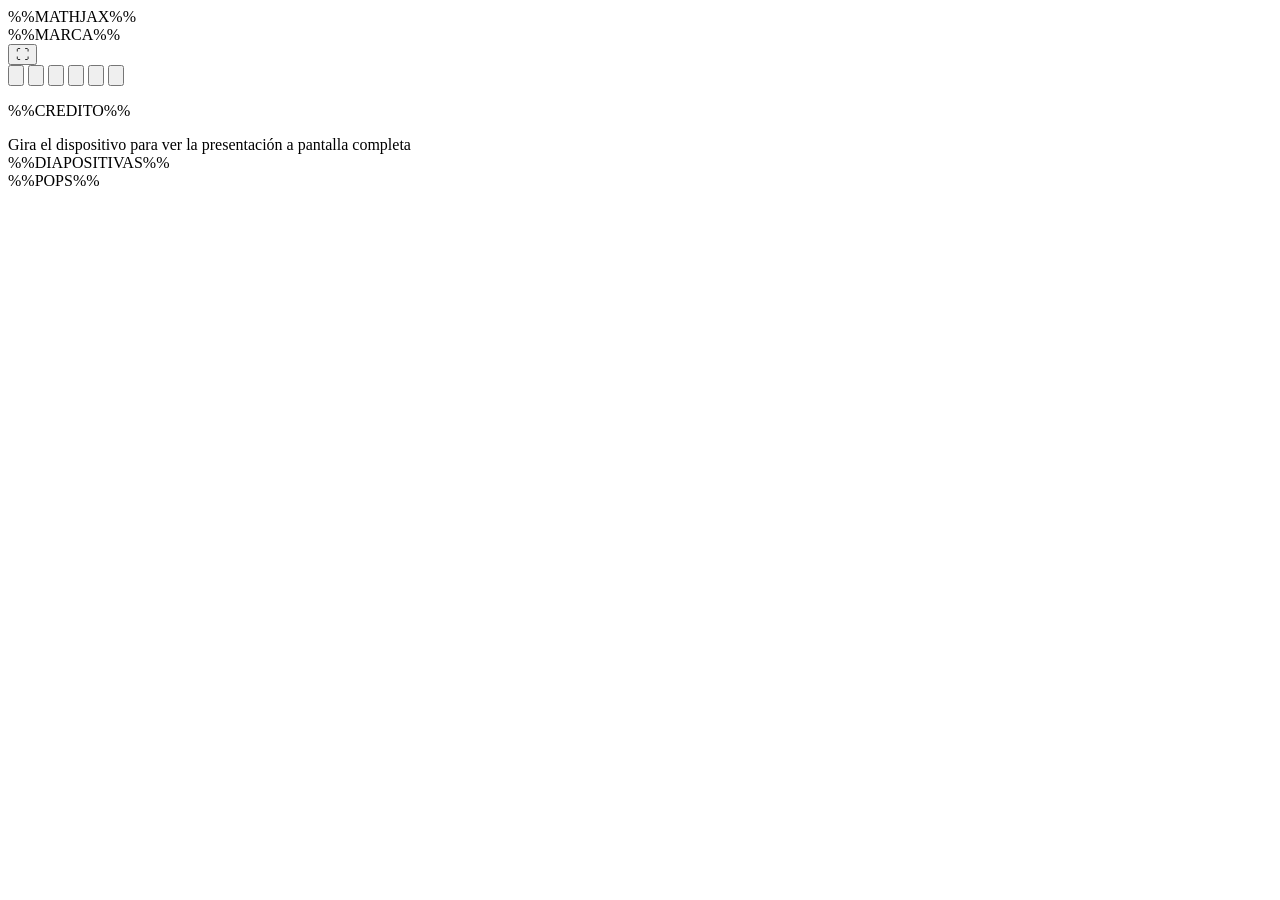
<file: claude-kit/skills/leccion-a-deck/assets/plantilla-autonoma.html>
<!DOCTYPE html>
<html lang="es">
<head>
<meta charset="utf-8">
<meta name="viewport" content="width=device-width, initial-scale=1, viewport-fit=cover">
<title>%%TITULO%%</title>
<link rel="preconnect" href="https://fonts.googleapis.com">
<link rel="stylesheet" href="https://fonts.googleapis.com/css2?family=Archivo:wght@400;600;700;800&family=STIX+Two+Text:ital,wght@0,400;0,600;0,700;1,400&display=swap">
<style>
%%CSS%%
</style>
<script>
%%MATHJAX_CFG%%
</script>
%%MATHJAX%%
</head>
<body>
<div id="escenario">
  <header class="barra">
    <span class="marca">%%MARCA%%</span>
    <nav class="menu" aria-label="Secciones de la lección" id="menu"></nav>
    <button class="btn-fs" id="btn-fs" aria-label="Pantalla completa" title="Pantalla completa (F)">⛶</button>
  </header>
  <button class="flecha izq" id="btn-ant" aria-label="Diapositiva anterior" title="Diapositiva anterior (←)"><svg viewBox="0 0 24 24" aria-hidden="true"><path d="M15 5l-7 7 7 7"></path></svg></button>
  <button class="flecha der" id="btn-sig" aria-label="Diapositiva siguiente" title="Diapositiva siguiente (→)"><svg viewBox="0 0 24 24" aria-hidden="true"><path d="M9 5l7 7-7 7"></path></svg></button>
  <button class="flecha izq vert arr" aria-label="Paso anterior dentro de la diapositiva" title="Paso anterior (↑)"><svg viewBox="0 0 24 24" aria-hidden="true"><path d="M5 15l7-7 7 7"></path></svg></button>
  <button class="flecha izq vert aba" aria-label="Paso siguiente dentro de la diapositiva" title="Paso siguiente (↓)"><svg viewBox="0 0 24 24" aria-hidden="true"><path d="M5 9l7 7 7-7"></path></svg></button>
  <button class="flecha der vert arr" aria-label="Paso anterior dentro de la diapositiva" title="Paso anterior (↑)"><svg viewBox="0 0 24 24" aria-hidden="true"><path d="M5 15l7-7 7 7"></path></svg></button>
  <button class="flecha der vert aba" aria-label="Paso siguiente dentro de la diapositiva" title="Paso siguiente (↓)"><svg viewBox="0 0 24 24" aria-hidden="true"><path d="M5 9l7 7 7-7"></path></svg></button>
  <div class="pie" id="contador" aria-live="polite"></div>
  <div class="recta" id="recta" aria-hidden="true"><div class="lleno" id="recta-lleno"></div></div>
  <p class="credito">%%CREDITO%%</p>
  <div class="giro">Gira el dispositivo para ver la presentación a pantalla completa</div>
  <div id="lienzo">
%%DIAPOSITIVAS%%
  </div>
%%POPS%%
</div>
<script>
%%JS%%
</script>
</body>
</html>
</file>
